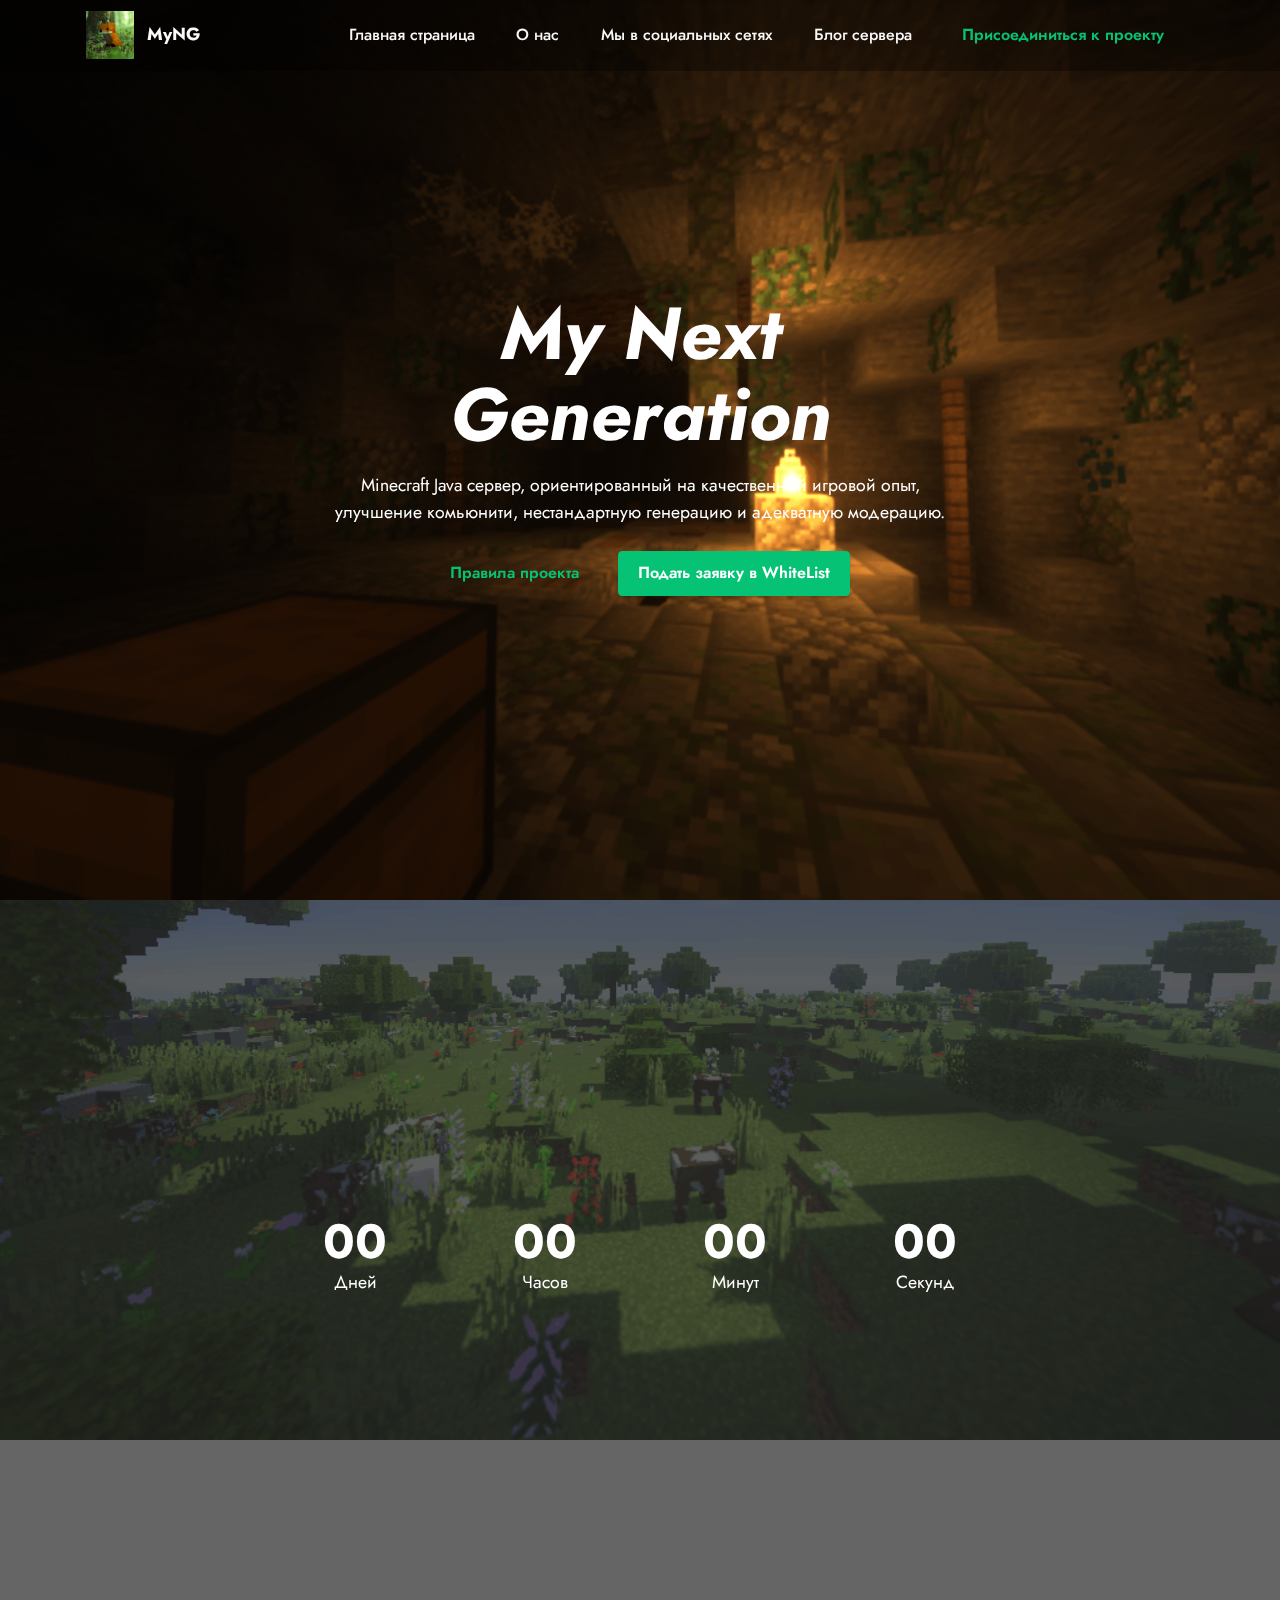
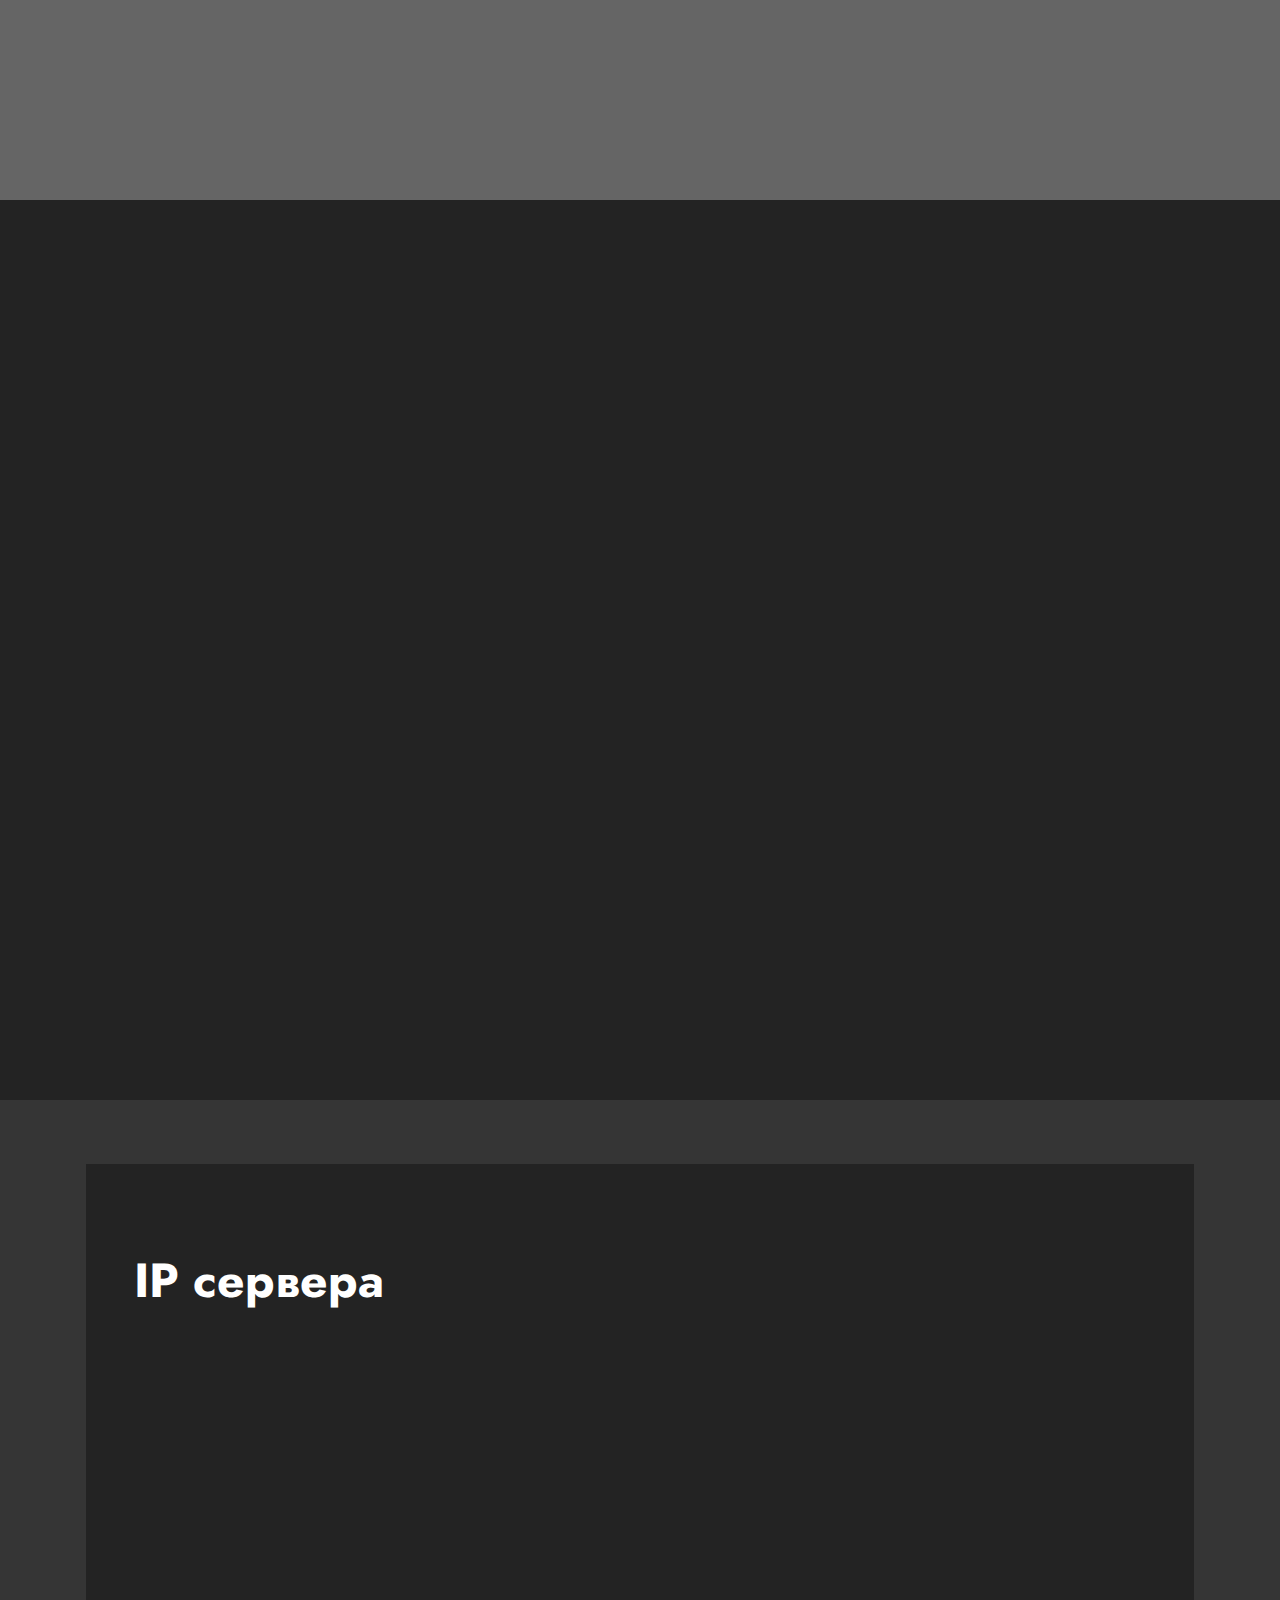
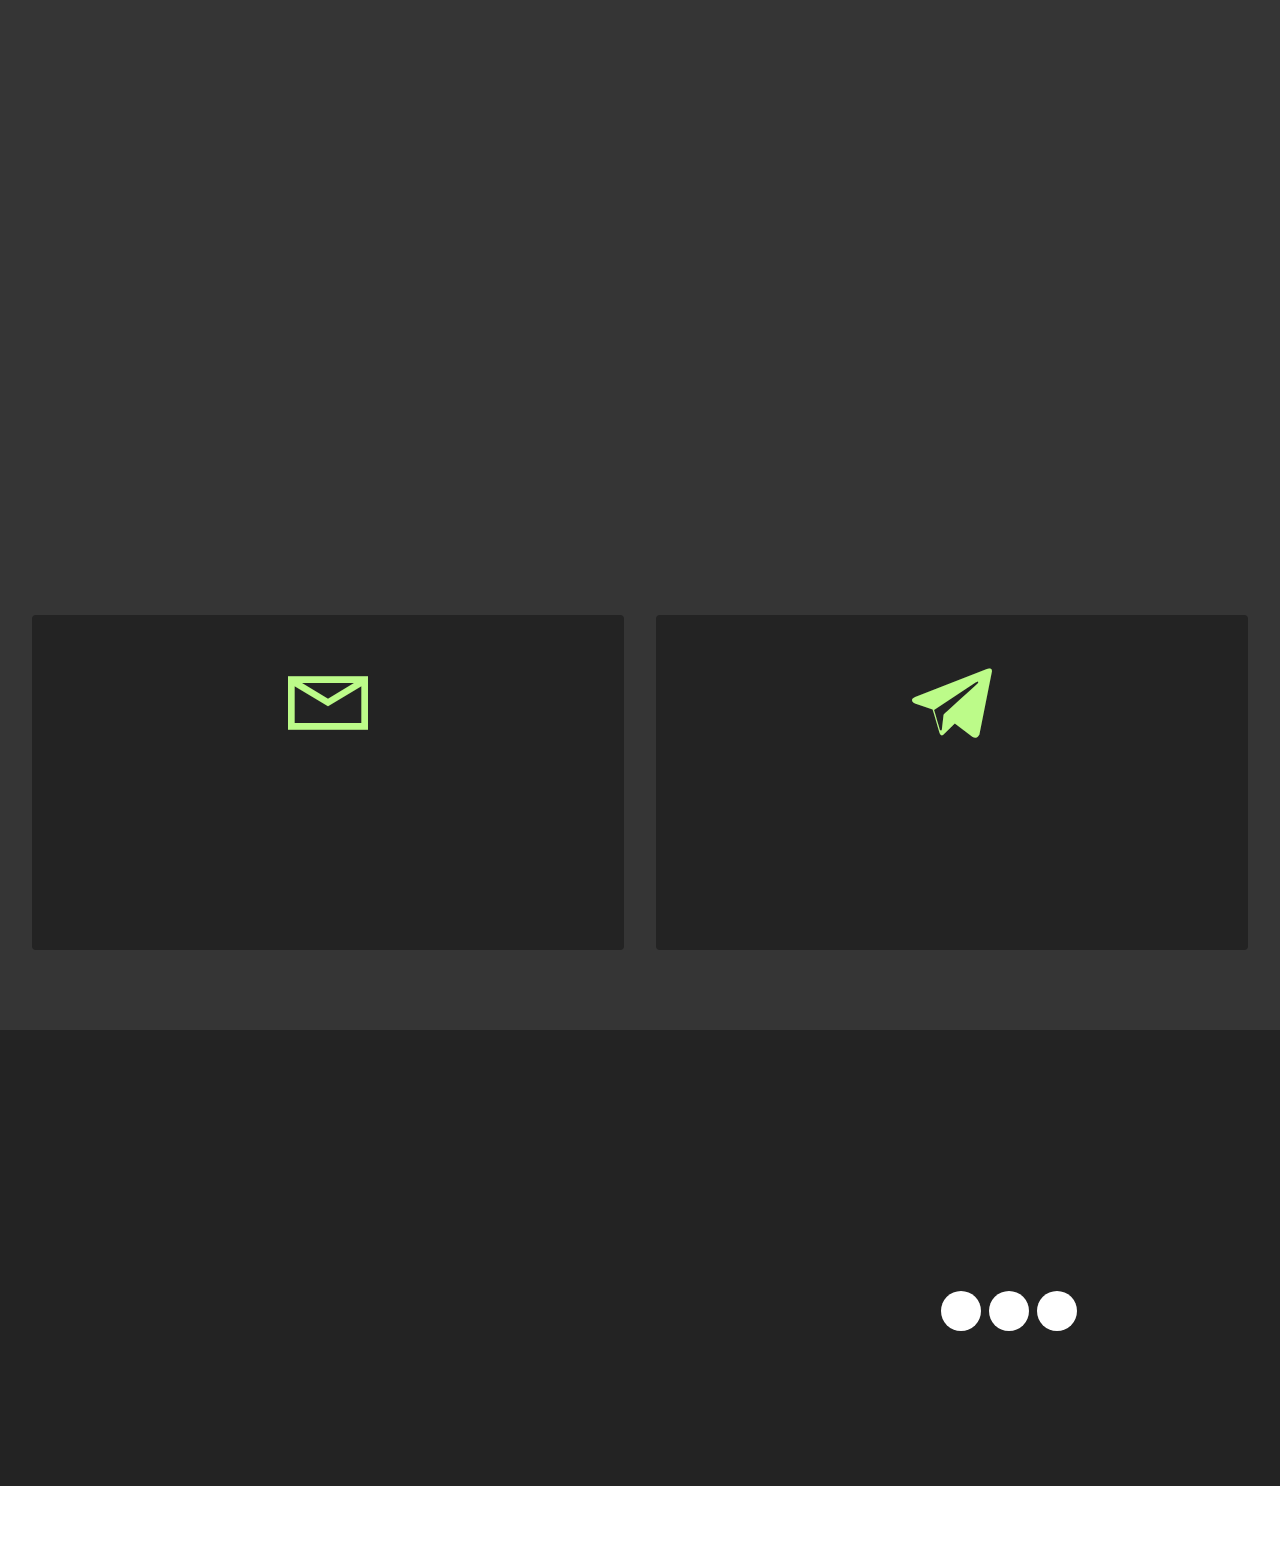
<file: index.html>
<!DOCTYPE html>
<html  >
<head>
  <!-- Site made with Mobirise Website Builder v6.1.12, https://mobirise.com -->
  <meta charset="UTF-8">
  <meta http-equiv="X-UA-Compatible" content="IE=edge">
  <meta name="generator" content="Mobirise v6.1.12, mobirise.com">
  <meta name="twitter:card" content="summary_large_image"/>
  <meta name="twitter:image:src" content="assets/images/index-meta.png">
  <meta property="og:image" content="assets/images/index-meta.png">
  <meta name="twitter:title" content="MyNG | My Next Generation | Minecraft Java проект">
  <meta name="viewport" content="width=device-width, initial-scale=1, minimum-scale=1">
  <link rel="shortcut icon" href="assets/images/favicon-1.ico" type="image/x-icon">
  <meta name="description" content="Minecraft Java сервер, ориентированный на качественный игровой опыт, самореализацию, кастомную генерацию мира и адекватную модерацию.">
  
  
  <title>MyNG | My Next Generation | Minecraft Java проект</title>
  <link rel="stylesheet" href="assets/web/assets/mobirise-icons2/mobirise2.css">
  <link rel="stylesheet" href="assets/bootstrap/css/bootstrap.min.css">
  <link rel="stylesheet" href="assets/parallax/jarallax.css">
  <link rel="stylesheet" href="assets/animatecss/animate.css">
  <link rel="stylesheet" href="assets/dropdown/css/style.css">
  <link rel="stylesheet" href="assets/socicon/css/styles.css">
  <link rel="stylesheet" href="assets/theme/css/style.css">
  <link rel="preload" href="https://fonts.googleapis.com/css?family=Jost:100,200,300,400,500,600,700,800,900,100i,200i,300i,400i,500i,600i,700i,800i,900i&display=swap" as="style" onload="this.onload=null;this.rel='stylesheet'">
  <noscript><link rel="stylesheet" href="https://fonts.googleapis.com/css?family=Jost:100,200,300,400,500,600,700,800,900,100i,200i,300i,400i,500i,600i,700i,800i,900i&display=swap"></noscript>
  <link rel="preload" as="style" href="assets/mobirise/css/mbr-additional.css?v=XeiXWM"><link rel="stylesheet" href="assets/mobirise/css/mbr-additional.css?v=XeiXWM" type="text/css">

  
  
  
</head>
<body>
  
  <section data-bs-version="5.1" class="menu menu1 cid-sFGzlAXw3z" once="menu" id="menu1-2">
    

    <nav class="navbar navbar-dropdown navbar-fixed-top navbar-expand-lg">
        <div class="container">
            <div class="navbar-brand">
                <span class="navbar-logo">
                    
                        <a href="index.html#top"><img src="assets/images/d098d0bad0bed0bdd0bad0b020d181d0b5d180d0b2d0b5d180d0b020erillamc20-20d09ed181d0bdd0bed0b2d0b0-96x96.jpg" alt="MyNG" style="height: 3rem;"></a>
                    
                </span>
                <span class="navbar-caption-wrap"><a class="navbar-caption text-white text-primary display-7" href="index.html#top">MyNG</a></span>
            </div>
            <button class="navbar-toggler" type="button" data-toggle="collapse" data-bs-toggle="collapse" data-target="#navbarSupportedContent" data-bs-target="#navbarSupportedContent" aria-controls="navbarNavAltMarkup" aria-expanded="false" aria-label="Toggle navigation">
                <div class="hamburger">
                    <span></span>
                    <span></span>
                    <span></span>
                    <span></span>
                </div>
            </button>
            <div class="collapse navbar-collapse" id="navbarSupportedContent">
                <ul class="navbar-nav nav-dropdown" data-app-modern-menu="true"><li class="nav-item"><a class="nav-link link text-white text-primary display-4" href="index.html#header1-0">Главная страница</a></li><li class="nav-item"><a class="nav-link link text-white text-primary display-4" href="index.html#content14-3">О нас</a></li><li class="nav-item"><a class="nav-link link text-white text-primary display-4" href="index.html#contacts4-j">Мы в социальных сетях</a></li>
                    
                    <li class="nav-item"><a class="nav-link link text-white text-primary display-4" href="https://blog.myng.ru/">Блог сервера</a>
                    </li></ul>
                
                <div class="navbar-buttons mbr-section-btn"><a class="btn btn-success-outline display-4" href="https://nynextgeneration.aidaform.com/whitelist">Присоединиться к проекту</a></div>
            </div>
        </div>
    </nav>
</section>

<section data-bs-version="5.1" class="header1 cid-v8lSZFL8En mbr-fullscreen mbr-parallax-background" id="header1-0">

    

    
    

    <div class="container">
        <div class="row justify-content-center">
            <div class="col-12 col-lg-7">
                <h1 class="mbr-section-title mbr-fonts-style mb-3 display-1"><strong><em>My Next Generation</em></strong></h1>
                
                <p class="mbr-text mbr-fonts-style display-7">Minecraft Java сервер, ориентированный на качественный игровой опыт, улучшение комьюнити, нестандартную генерацию и адекватную модерацию.</p>
                <div class="mbr-section-btn mt-3"><a class="btn btn-success-outline display-4" href="https://blog.myng.ru/p/myng-my-next-generation.html">Правила проекта</a> <a class="btn btn-success display-4" href="https://nynextgeneration.aidaform.com/whitelist">Подать заявку в WhiteList</a></div>
            </div>
        </div>
    </div>
</section>

<section data-bs-version="5.1" class="countdown4 cid-v8QwiZw5mM mbr-fullscreen mbr-parallax-background" id="countdown4-7">
    

    
    <div class="mbr-overlay" style="opacity: 0.7; background-color: rgb(35, 35, 35);">
    </div>
    <div class="container">
        <div class="row justify-content-center">
            <div class="col-lg-8">
                <h3 class="mbr-section-title mb-5 align-center mbr-fonts-style display-2"><strong>До открытия проекта</strong></h3>
                
                <div class="countdown-cont align-center mb-5">
                    <div class="daysCountdown col-xs-3 col-sm-3 col-md-3" title="Дней"></div>
                    <div class="hoursCountdown col-xs-3 col-sm-3 col-md-3" title="Часов"></div>
                    <div class="minutesCountdown col-xs-3 col-sm-3 col-md-3" title="Минут"></div>
                    <div class="secondsCountdown col-xs-3 col-sm-3 col-md-3" title="Секунд"></div>
                    <div class="countdown" data-due-date="2026/06/01"></div>
                </div>
                <p class="mbr-text mb-5 align-center mbr-fonts-style display-7">Заранее подавайте заявки в&nbsp;WhiteList &nbsp;и делитесь проектом.</p>
                <div class="icons-menu row justify-content-center display-7">
                    
                    
                    
                    
                <div class="soc-item col-auto">
                        <a href="https://blog.myng.ru/" target="_blank" class="social__link">
                            <span class="mbr-iconfont socicon-blogger socicon"></span>
                        </a>
                    </div><div class="soc-item col-auto">
                        <a href="https://t.me/MyNGcraft" target="_blank" class="social__link">
                            <span class="mbr-iconfont socicon-telegram socicon"></span>
                        </a>
                    </div></div>
                <div class="mbr-section-btn align-center mt-5"><a class="btn btn-success display-4" href="https://nynextgeneration.aidaform.com/whitelist">Подать заявку</a></div>
            </div>
        </div>
    </div>
</section>

<section data-bs-version="5.1" class="content14 cid-v8m3Dff4AW mbr-fullscreen" id="content14-3">
    

    
    
    
    <div class="container-fluid">
        <div class="row justify-content-center">
            <div class="col-md-12 col-lg-11">
                    <h1 class="mbr-section-title mbr-fonts-style mb-4 display-2"><strong>О проекте</strong><strong><br></strong></h1>
                <ul class="list mbr-fonts-style display-7">
                    <li><strong>Чем наш сервер оригинален?</strong><br>Вы можете реально участвовать в жизни сервера. На большинстве серверов влияние игроков ограничено, однако на MyNG вы можете создать собственный клан, запустить проект, получить сайт или поддомен и развивать идеи внутри сервера. Администрация поддерживает инициативы игроков и помогает с технической и организационной реализацией проектов в рамках правил и этических норм.</li>
                    <li><strong>О каких проектах идёт речь?</strong><br>Речь идёт о полноценных игровых и социальных инициативах. Например, если вы хотите создать музей истории сервера, но не знаете, как представить его игрокам, администрация может предоставить поддомен (например, history.myng.ru) и рассказать о проекте на официальных ресурсах. Любая идея может быть реализована, если она соответствует правилам сервера и законодательству.</li>
                    <li><strong>Можно ли создать сайт для клана? Это так же, как с проектами?</strong><br>Да, но есть важное отличие:<strong>&nbsp;сайт для клана обязателен.</strong>&nbsp;При этом от вас не требуется знание веб-разработки. Администрация предоставляет инструменты и инструкции, а также помогает на всех этапах создания сайта.</li>
                    <li><strong>Это выглядит слишком сложно. Обязательно ли участвовать в кланах и проектах?</strong><br>Нет. На сервере нет обязательств. Вы можете играть полностью самостоятельно. Участие в кланах и проектах - это возможность. Если же вы решите подключиться, помощь будет оказана в любом случае.</li>
                    <li><strong>Хочу стать администратором проекта. Как мне вступить в ряды администрации?<br></strong>Мы предъявляем высокие требования к администрации сервера. Открытого набора нет. Однако вы можете связаться с нами через раздел <a href="index.html#contacts1-c" class="text-primary">«Контакты»</a> и задать этот вопрос напрямую. Каждая кандидатура рассматривается индивидуально с учётом опыта, ответственности и корректности.</li>
                </ul>
            </div>
        </div>
    </div>
</section>

<section data-bs-version="5.1" class="features16 cid-v9lDByMWO8" id="features16-q">

    

    
    
    <div class="container">
        <div class="content-wrapper">
            <div class="row align-items-center">
                <div class="col-12 col-lg">
                    <div class="text-wrapper">
                        <h6 class="card-title mbr-fonts-style display-2">
                            <strong>IP сервера</strong></h6>
                        <p class="mbr-text mbr-fonts-style mb-4 display-4">
                            Сервер <strong>пока в разработке</strong>, но вы <em>уже сейчас</em>&nbsp;можете заранее отправить заявку в whitelist (белый список) по кнопке ниже. У вас есть вопросы? Мы всегда отвечаем <a href="mailto:support@myng.ru" class="text-primary">по почте </a>на вопросы 24/7.&nbsp;</p>
                        <div class="mbr-section-btn mt-3"><a class="btn btn-success display-4" href="https://nynextgeneration.aidaform.com/whitelist">Подать заявку в белый список</a></div>
                    </div>
                </div>
                <div class="col-12 col-lg-6">
                    <div class="image-wrapper">
                        <img src="assets/images/646e2047ca4e9-420x420.png" alt="Скриншот игры">
                    </div>
                </div>
            </div>
        </div>
    </div>
</section>

<section data-bs-version="5.1" class="contacts4 cid-v8UOXyf21y" id="contacts4-j">

    

    
    

    <div class="container">
        <div class="row align-items-center justify-content-center">
            <div class="text-content col-12 col-md-6">
                <h2 class="mbr-section-title mbr-fonts-style display-2">
                    <strong>Подписывайтесь на нас!</strong></h2>
                <p class="mbr-text mbr-fonts-style display-7">Вы не пропустите никаких уведомлений о новых обновлениях, а тем временем мы будем и дальше создавать free to play проект, ведь интересный факт, что наш проект полностью бесплатный, а ваша поддержка будет заключаться в том что бы подписаться и следить за нашими новостями и быть активным на нашем проекте.&nbsp;</p>
            </div>
            <div class="icons d-flex align-items-center col-12 col-md-6 justify-content-end mt-md-0 mt-2 flex-wrap">
                <a href="https://t.me/MyNGcraft" target="_blank">
                    <span class="mbr-iconfont mbr-iconfont-social socicon-telegram socicon"></span>
                </a>
                <a href="https://blog.myng.ru/" target="_blank">
                    <span class="mbr-iconfont mbr-iconfont-social socicon-blogger socicon"></span>
                </a>
                
                
                
                
                
                
                
                
            </div>
        </div>
    </div>
    
</section>

<section data-bs-version="5.1" class="contacts1 cid-sFGJrLtt3K" id="contacts1-c">

    

    
    <div class="container-fluid">
        <div class="mbr-section-head">
            <h3 class="mbr-section-title mbr-fonts-style align-center mb-0 display-2">
                <strong>Связаться с нами</strong></h3>
            <h4 class="mbr-section-subtitle mbr-fonts-style align-center mb-0 mt-2 display-5">Если у вас есть дополнительные вопросы, то мы поможем.</h4>
        </div>
        <div class="row justify-content-center mt-4">
            <div class="card col-12 col-lg-6">
                <div class="card-wrapper">
                    <div class="card-box align-center">
                        <div class="image-wrapper">
                            <span class="mbr-iconfont mobi-mbri-letter mobi-mbri"></span>
                        </div>
                        <h4 class="card-title mbr-fonts-style mb-2 display-2">
                            <strong>Email</strong>
                        </h4>
                        <p class="mbr-text mbr-fonts-style mb-2 display-4">Примерное время ответа до 3 рабочих дней</p>
                        <h5 class="link mbr-fonts-style display-7"><a href="mailto:support@myng.ru" class="text-primary">Написать нам на&nbsp;email</a>
                        </h5>
                    </div>
                </div>
            </div>
            <div class="card col-12 col-lg-6">
                <div class="card-wrapper">
                    <div class="card-box align-center">
                        <div class="image-wrapper">
                            <span class="mbr-iconfont socicon-telegram socicon"></span>
                        </div>
                        <h4 class="card-title mbr-fonts-style align-center mb-2 display-2"><strong>Telegram</strong></h4>
                        <p class="mbr-text mbr-fonts-style mb-2 display-4">Обычно свободны в субботу и воскресение</p>
                        <h5 class="link mbr-black mbr-fonts-style display-7">Написать <a href="tg://resolve?domain=FoxerProxy" class="text-primary">@FoxerProxy</a></h5>
                    </div>
                </div>
            </div>
        </div>
    </div>
</section>

<section data-bs-version="5.1" class="footer1 cid-sFGDg6hy8z" once="footers" id="footer1-7">

    
    
    <div class="container">
        <div class="row mbr-white">
            <div class="col-12 col-md-6 col-lg-3">
                <h5 class="mbr-section-subtitle mbr-fonts-style mb-2 display-7"><strong>Ссылки</strong></h5>
                <ul class="list mbr-fonts-style display-4">
                    <li class="mbr-text item-wrap"><a href="index.html#header1-0" class="text-primary">Главная страница</a></li><li class="mbr-text item-wrap"><a href="https://t.me/MyNGcraft" class="text-primary" target="_blank">Telegram</a></li><li class="mbr-text item-wrap"><a href="https://blog.myng.ru/" class="text-primary" target="_blank">Блог</a></li><li class="mbr-text item-wrap"><a href="https://blog.myng.ru/p/myng-my-next-generation.html" class="text-primary">Правила проекта</a></li>
                </ul>
            </div>
            <div class="col-12 col-md-6 col-lg-3">
                <h5 class="mbr-section-subtitle mbr-fonts-style mb-2 display-7">
                    <strong>Информация</strong></h5>
                <ul class="list mbr-fonts-style display-4">

                    <li class="mbr-text item-wrap"><a href="index.html#features20-a" class="text-primary">Концепция проекта</a></li><li class="mbr-text item-wrap"><a href="index.html#content14-3" class="text-primary">О проекте</a></li><li class="mbr-text item-wrap"><a href="index.html#features16-q" class="text-primary">IP сервера</a></li><li class="mbr-text item-wrap"><a href="index.html#countdown4-7" class="text-primary">Обратный отсчёт до открытия проекта</a></li><li class="mbr-text item-wrap"><br></li>
                </ul>
            </div>
            <div class="col-12 col-md-6 col-lg-3">
                <h5 class="mbr-section-subtitle mbr-fonts-style mb-2 display-7">
                    <strong>Контакты</strong></h5>
                <ul class="list mbr-fonts-style display-4">
                    <li class="mbr-text item-wrap"><span style="font-size: 1rem;"><a href="mailto:support@myng.ru" class="text-primary">Email</a></span></li><li class="mbr-text item-wrap"><span style="font-size: 1rem;"><a href="tg://resolve?domain=FoxerProxy" class="text-primary">Telegram</a><br></span><br></li>
                </ul>
            </div>
            <div class="col-12 col-md-6 col-lg-3">
                <h5 class="mbr-section-subtitle mbr-fonts-style mb-2 display-7"><strong>О нас</strong></h5>
                <p class="mbr-text mbr-fonts-style mb-4 display-4">MyNG (My Next Generation — "Моя Последующая Генерация") Minecraft Java проект</p>
                <h5 class="mbr-section-subtitle mbr-fonts-style mb-3 display-7">
                    <strong>Социальные сети</strong></h5>
                <div class="social-row display-7">
                    <div class="soc-item">
                        <a href="https://t.me/MyNGcraft" target="_blank">
                            <span class="mbr-iconfont socicon-telegram socicon"></span>
                        </a>
                    </div>
                    <div class="soc-item">
                        <a href="https://blog.myng.ru/">
                            <span class="mbr-iconfont socicon-blogger socicon"></span>
                        </a>
                    </div>
                    <div class="soc-item">
                        <a href="mailto:support@myng.ru">
                            <span class="mbr-iconfont socicon-mail socicon"></span>
                        </a>
                    </div>
                    
                </div>
            </div>
            <div class="col-12 mt-4">
                <p class="mbr-text mb-0 mbr-fonts-style copyright align-center display-7">
                    © Copyright 2025&nbsp;Мы не связанны и не являемся  компанией Mojang или Microsoft. </p>
            </div>
        </div>
    </div>
</section><section class="display-7" style="padding: 0;align-items: center;justify-content: center;flex-wrap: wrap;    align-content: center;display: flex;position: relative;height: 4rem;"><a href="https://mobiri.se/" style="flex: 1 1;height: 4rem;position: absolute;width: 100%;z-index: 1;"><img alt="" style="height: 4rem;" src="[data-uri]"></a><p style="margin: 0;text-align: center;" class="display-7">&#8204;</p><a style="z-index:1" href="https://mobirise.com/drag-drop-website-builder.html">Drag and Drop Website Builder</a></section><script src="assets/bootstrap/js/bootstrap.bundle.min.js"></script>  <script src="assets/parallax/jarallax.js"></script>  <script src="assets/smoothscroll/smooth-scroll.js"></script>  <script src="assets/ytplayer/index.js"></script>  <script src="assets/dropdown/js/navbar-dropdown.js"></script>  <script src="assets/countdown/countdown.js"></script>  <script src="assets/sociallikes/social-likes.js"></script>  <script src="assets/theme/js/script.js"></script>  
  
  
  <input name="animation" type="hidden">
  </body>
</html>
</file>
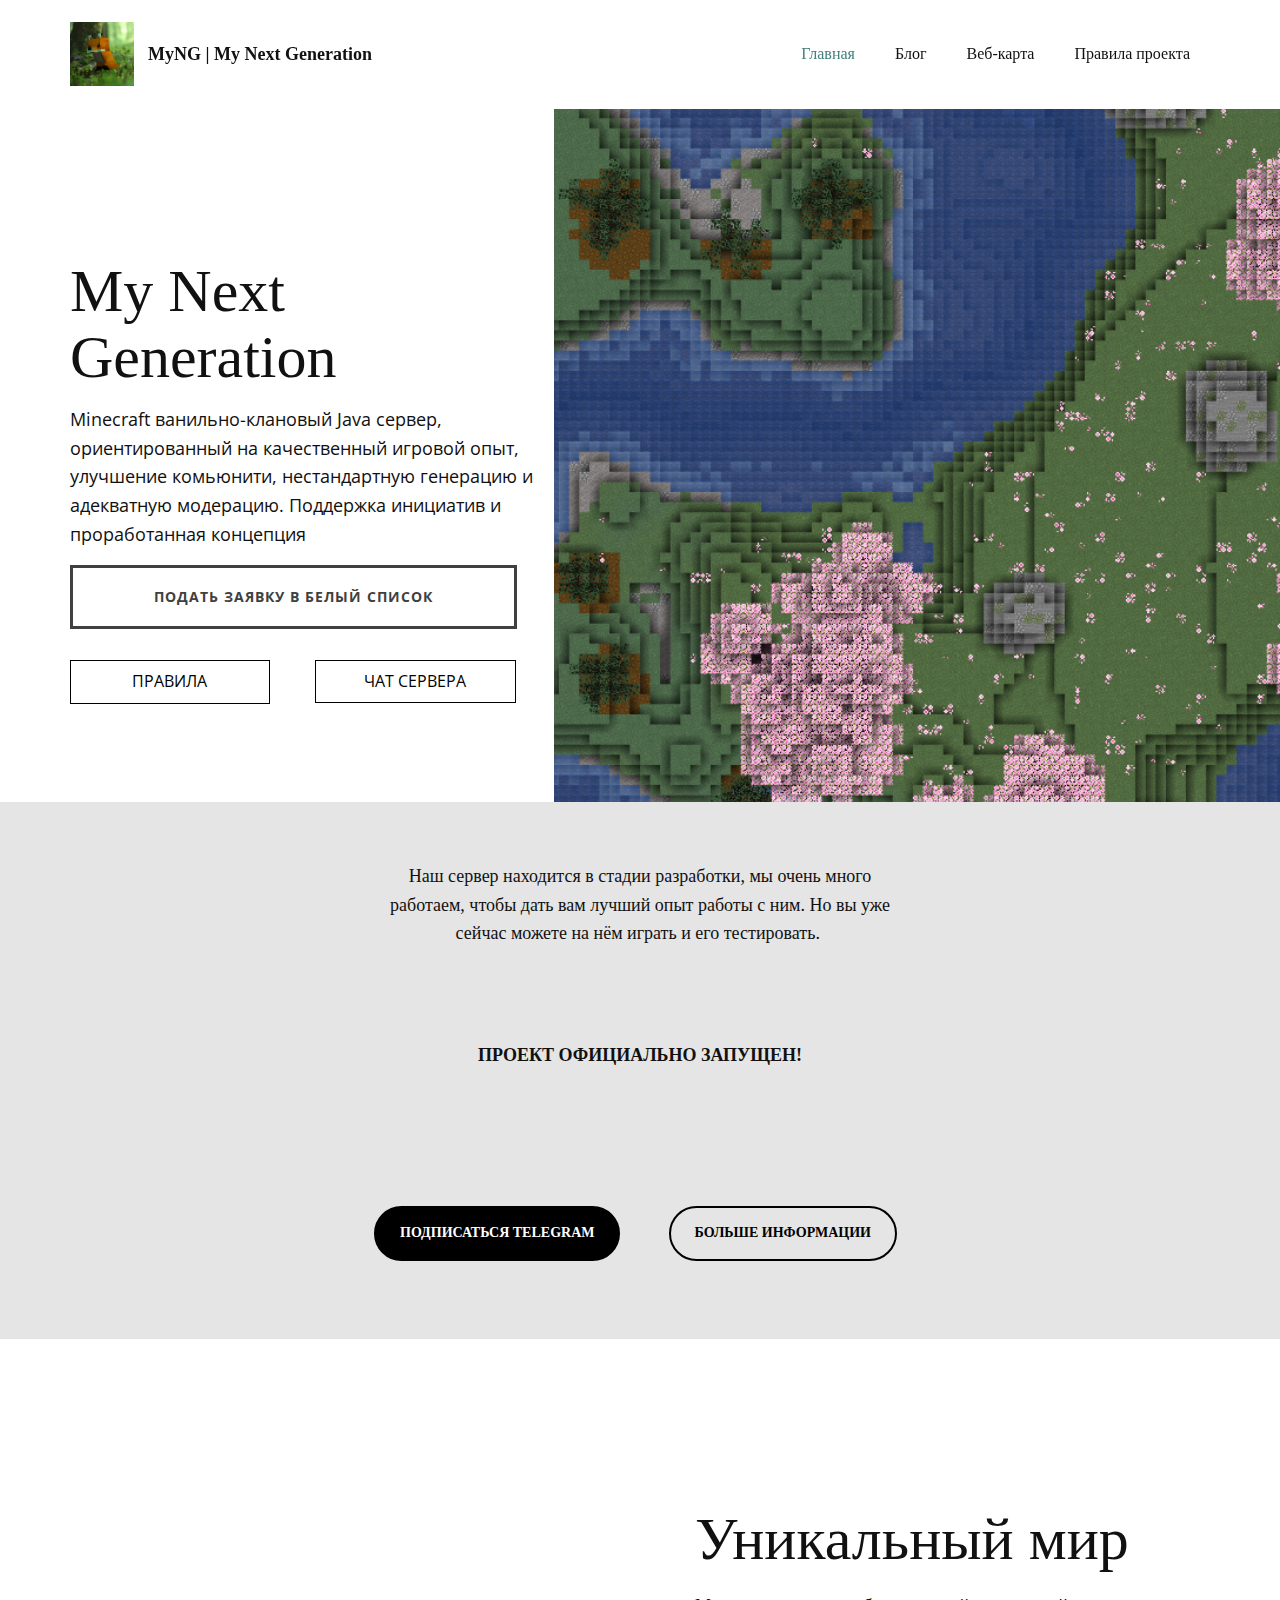
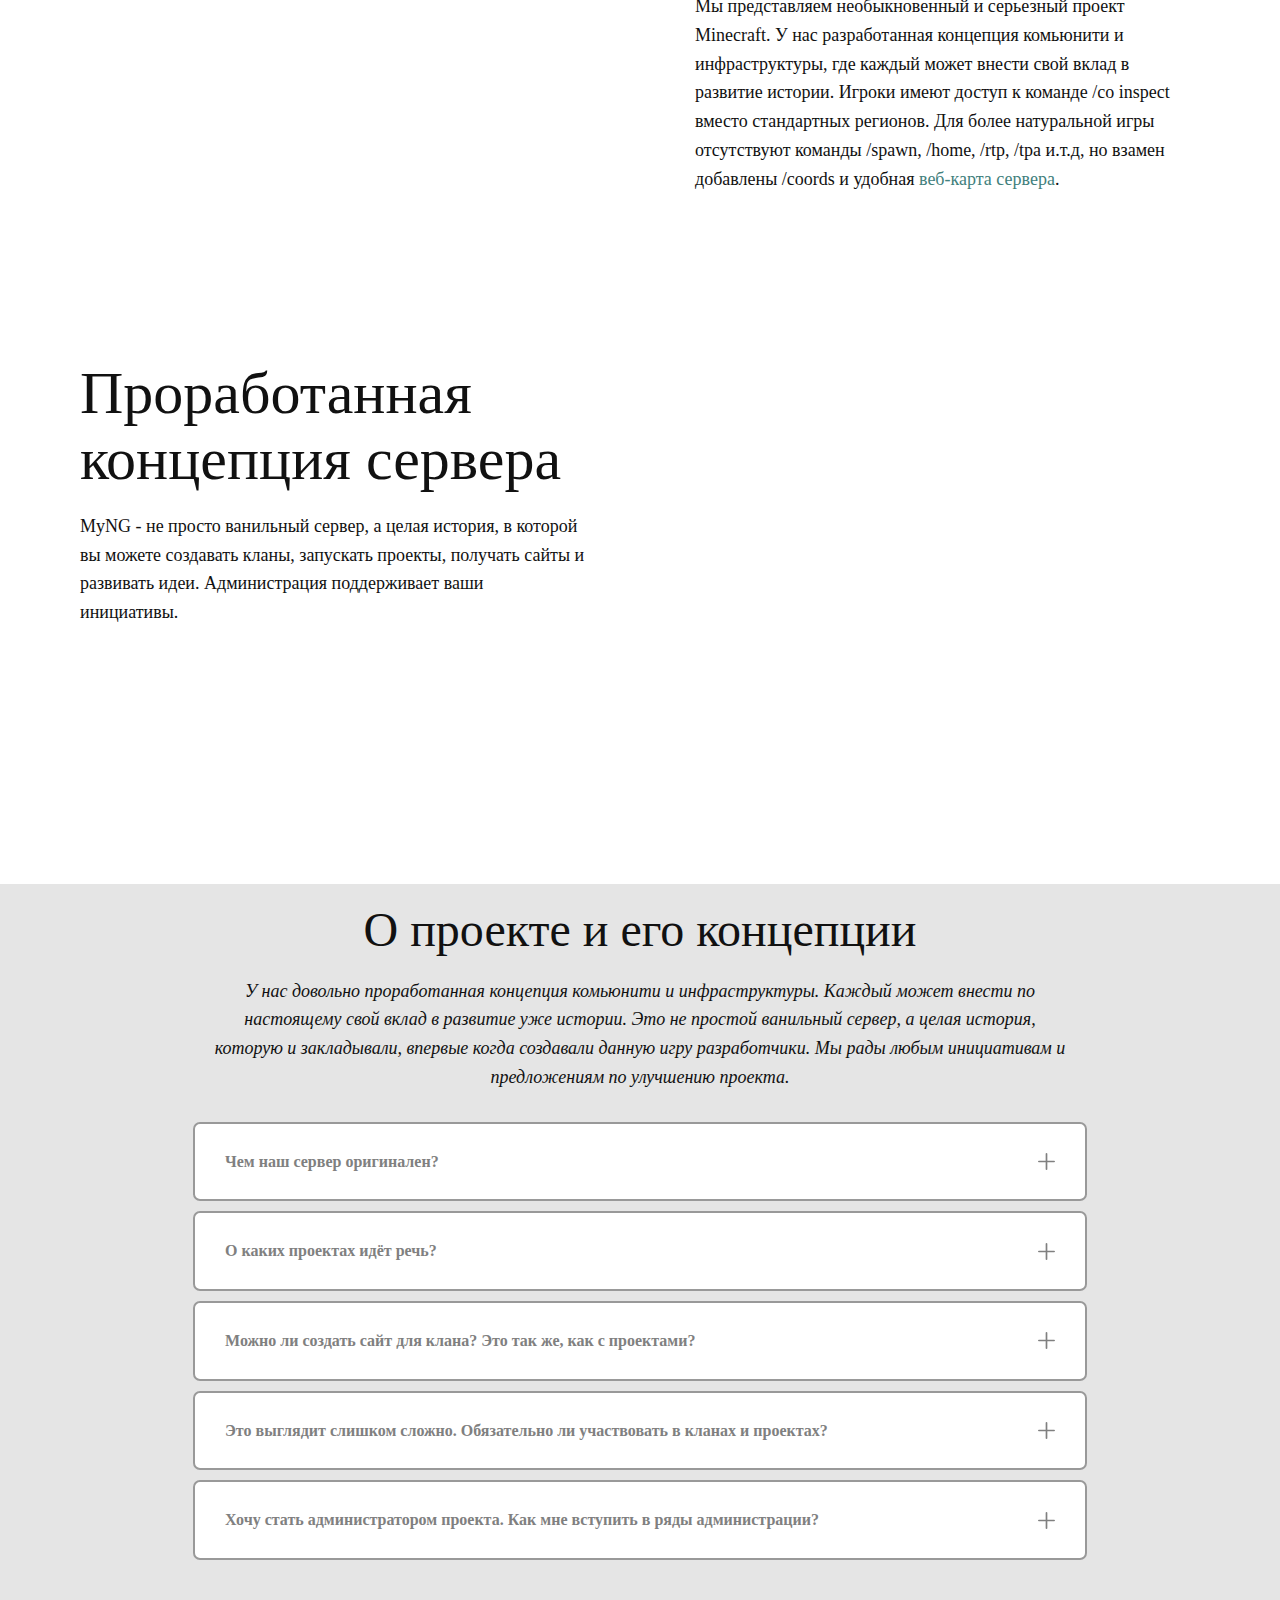
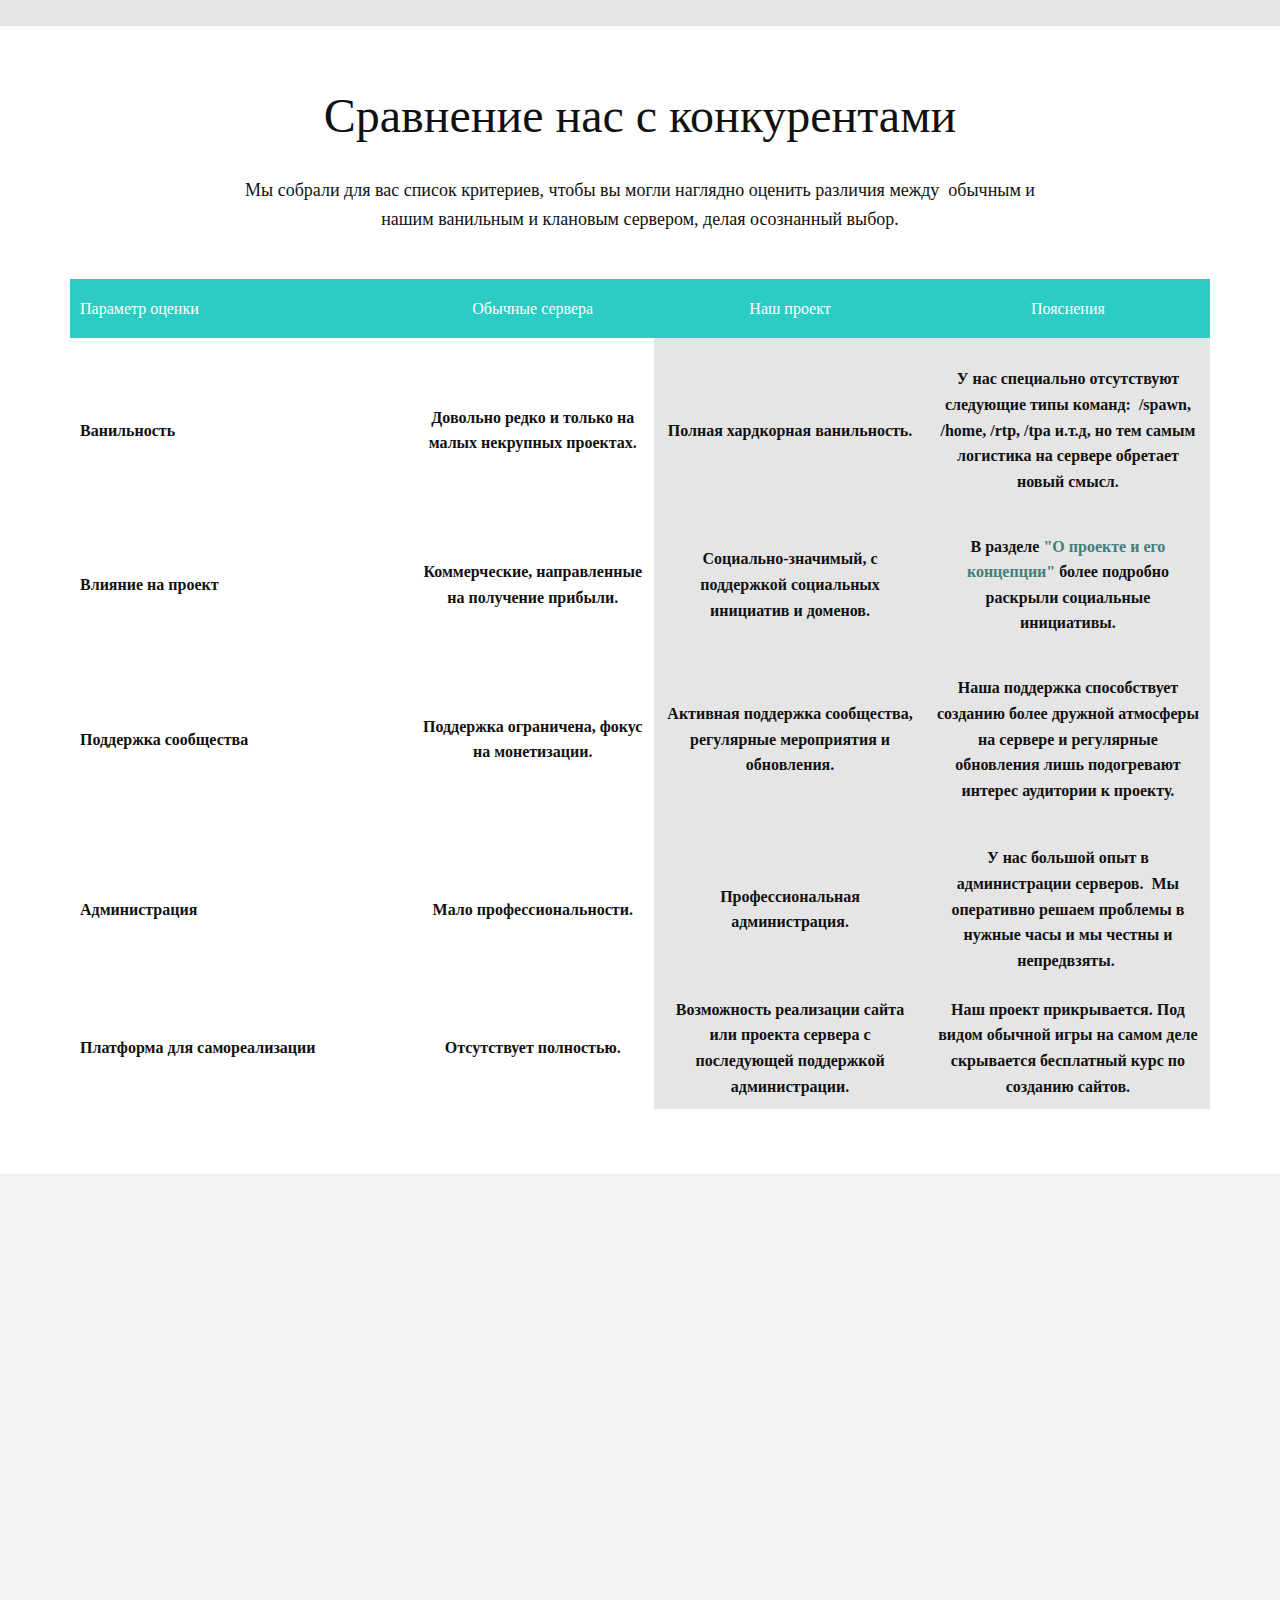
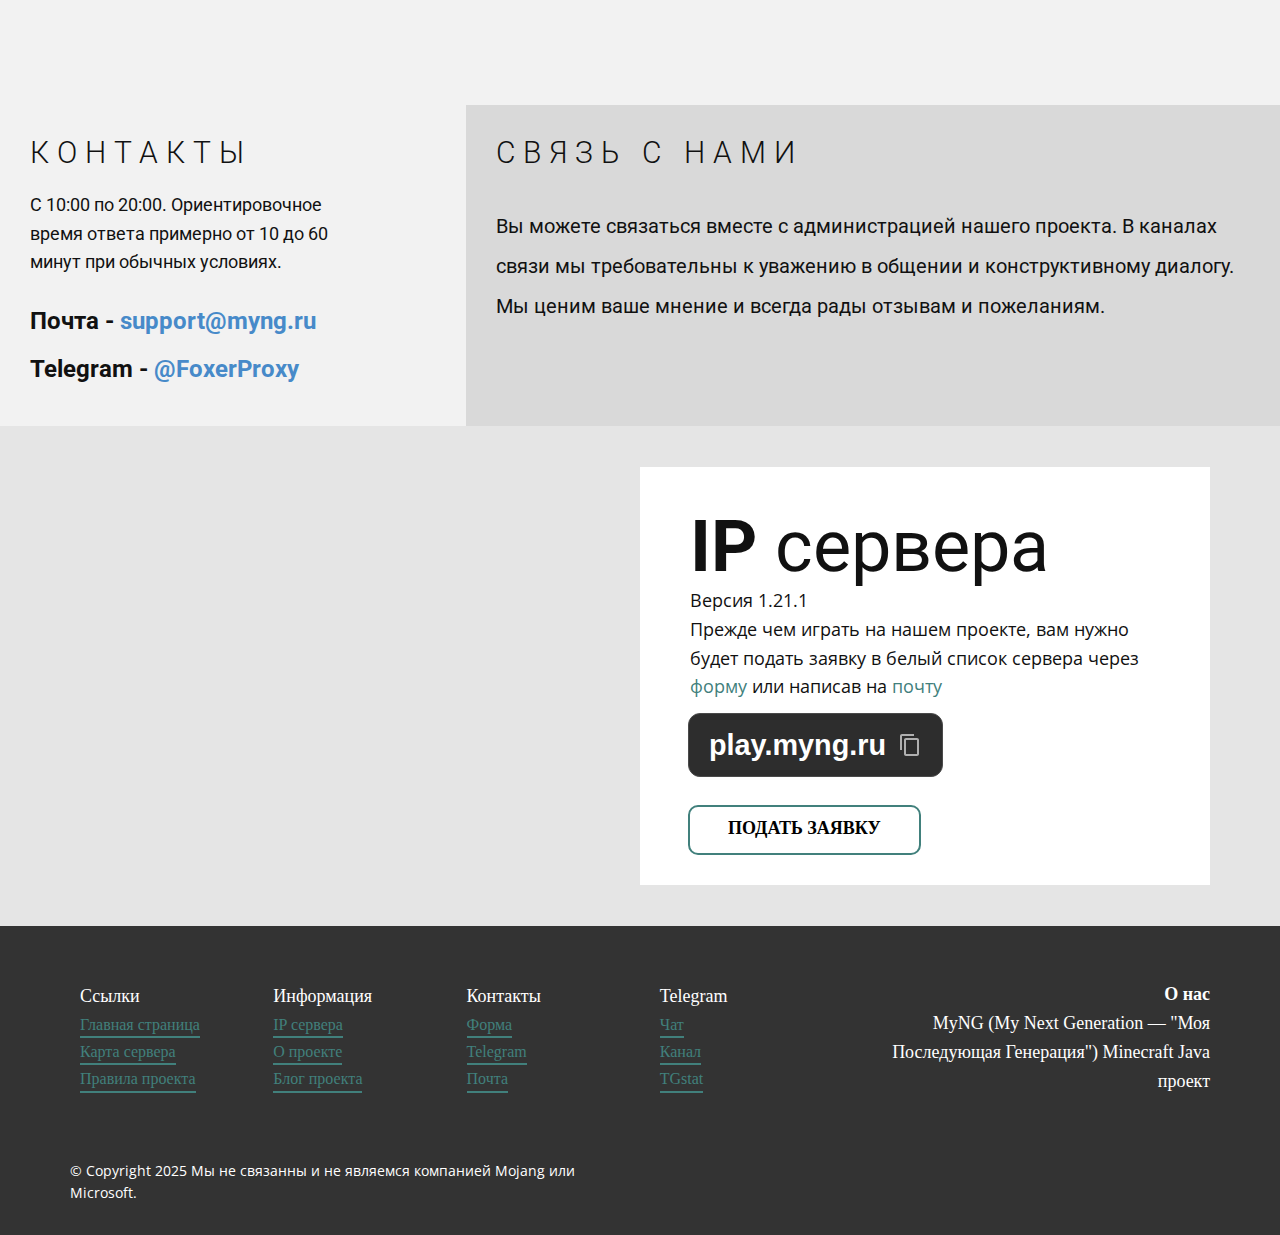
<file: MyNG/index.html>
<!DOCTYPE html>
<html style="font-size: 16px;" lang="ru"><head>
    <meta name="viewport" content="width=device-width, initial-scale=1.0">
    <meta charset="utf-8">
    <meta name="keywords" content="MyNG, My Next Generation, Minecraft, сервер, проект, ванильный, ванила, клановый, кланы, выживание, сообщество, без доната">
    <meta name="description" content="Уникальный сервер Minecraft. Долгосрочное выживание без доната, сплочённое сообщество и захватывающая генерация мира. Необыкновенная концепция и поддержка социальных инициатив. ">
    <title>MyNG | My Next Generation | Minecraft | Ванильно-клановый сервер</title>
    <link rel="stylesheet" href="nicepage.css" media="screen">
<link rel="stylesheet" href="index.css" media="screen">
    <script class="u-script" type="text/javascript" src="jquery.js" defer=""></script>
    <script class="u-script" type="text/javascript" src="nicepage.js" defer=""></script>
    <meta name="generator" content="Nicepage 8.3.6, nicepage.com">
    <meta property="og:title" content="MyNG | My Next Generation | Minecraft | Ванильно-клановый сервер">
    <meta property="og:description" content="Уникальный сервер Minecraft. Долгосрочное выживание без доната, сплочённое сообщество и захватывающая генерация мира. Необыкновенная концепция и поддержка социальных инициатив. ">
    <meta property="og:image" content="https://myng.ru/images/photo_2026-02-27_22-03-03.jpg">
    <meta property="og:url" content="https://myng.ru">
    <link rel="icon" href="images/favicon.jpg">
    
    
    
    
    
    
    
    
    
    <link id="u-page-google-font" rel="stylesheet" href="https://fonts.googleapis.com/css2?display=swap&amp;family=Roboto:ital,wght@0,100;0,200;0,300;0,400;0,500;0,600;0,700;0,800;0,900;1,100;1,200;1,300;1,400;1,500;1,600;1,700;1,800;1,900&amp;family=Open+Sans:ital,wght@0,300;0,400;0,500;0,600;0,700;0,800;1,300;1,400;1,500;1,600;1,700;1,800">
    <script type="application/ld+json">{
		"@context": "http://schema.org",
		"@type": "Organization",
		"name": "Site1",
		"logo": "images/server-icon1.png"
}</script>
    <meta name="theme-color" content="#478ac9">
    <meta property="og:type" content="website">
  <script>
    (function() {
    function gdprConfirmed() {
        return true;
    }

    var added = false;
    var currentScript = document.currentScript;

    function insertHTML(html) {
        var container = document.createElement('div');
        container.innerHTML = html;
        container.querySelectorAll('script').forEach(s => {
            const ns = document.createElement('script');
            ns.async = s.async;
            if (s.src) {
                ns.src = s.src;
            } else {
                ns.textContent = s.textContent;
            }
            s.replaceWith(ns);
        });

            var fragment = document.createDocumentFragment();
            fragment.append(...container.childNodes);

            if (currentScript && currentScript.parentNode) {
                currentScript.after(fragment);
            }
    }

    window._npAddGAnalytics = function () {
        if (gdprConfirmed() && !added) {
            var gaBody = "<!-- Google Analytics -->\n    <gascript async src=\"https://www.googletagmanager.com/gtag/js?id=G-DV2XQYVEGB\"></gascript>\n    <gascript>\n        window.dataLayer = window.dataLayer || [];\n        function gtag(){dataLayer.push(arguments);}\n        gtag('js', new Date());\n        gtag('config', 'G-DV2XQYVEGB');\n    </gascript>\n    <!-- End Google Analytics -->";
            var replacedBody = gaBody.replace(/gascript/g, 'script');
            insertHTML(replacedBody);
            added = true;
        }
    }

    window._npAddGAnalytics();
    })();
    </script><meta data-intl-tel-input-cdn-path="intlTelInput/"></head>
  <body data-home-page="Главная.html" data-home-page-title="Главная" data-path-to-root="./" data-include-products="false" class="u-body u-clearfix u-xl-mode" data-lang="ru"><header class="u-clearfix u-header u-sticky u-sticky-61bc u-header" id="header" data-animation-name="" data-animation-duration="0" data-animation-delay="0" data-animation-direction=""><div class="u-clearfix u-sheet u-valign-middle-lg u-valign-middle-sm u-sheet-1">
        <a href="#" class="u-image u-logo u-image-1" data-image-width="1080" data-image-height="1080">
          <img src="images/server-icon1.png" class="u-logo-image u-logo-image-1">
        </a>
        <nav class="u-menu u-menu-one-level u-menu-open-right u-offcanvas u-menu-1" role="navigation" aria-label="Menu navigation">
          <div class="menu-collapse u-custom-font u-font-georgia" style="font-size: 1rem; letter-spacing: 0px;">
            <a class="u-button-style u-custom-left-right-menu-spacing u-custom-padding-bottom u-custom-text-active-color u-custom-text-hover-color u-custom-top-bottom-menu-spacing u-hamburger-link u-nav-link u-text-active-palette-4-light-1 u-text-hover-palette-4-dark-1" href="#" tabindex="-1" aria-label="Open menu" aria-controls="6876">
              <svg class="u-svg-link" viewBox="0 0 24 24"><use xlink:href="#menu-hamburger"></use></svg>
              <svg class="u-svg-content" version="1.1" id="menu-hamburger" viewBox="0 0 16 16" x="0px" y="0px" xmlns:xlink="http://www.w3.org/1999/xlink" xmlns="http://www.w3.org/2000/svg"><g><rect y="1" width="16" height="2"></rect><rect y="7" width="16" height="2"></rect><rect y="13" width="16" height="2"></rect>
</g></svg>
            </a>
          </div>
          <div class="u-custom-menu u-nav-container">
            <ul role="menubar" class="u-custom-font u-font-georgia u-nav u-unstyled u-nav-1"><li role="none" class="u-nav-item"><a tabindex="-1" role="menuitem" class="u-button-style u-nav-link u-text-active-palette-4-dark-2 u-text-hover-palette-4-dark-3 u-nav-link-2" href="./#home" data-page-id="203235623" aria-haspopup="true">Главная</a>
</li><li role="none" class="u-nav-item"><a tabindex="-1" role="menuitem" class="u-button-style u-nav-link u-text-active-palette-4-dark-2 u-text-hover-palette-4-dark-3 u-nav-link-2" href="https://blog.myng.ru/">Блог</a>
</li><li role="none" class="u-nav-item"><a tabindex="-1" role="menuitem" class="u-button-style u-nav-link u-text-active-palette-4-dark-2 u-text-hover-palette-4-dark-3 u-nav-link-2" href="https://map.myng.ru/" target="_blank">Веб-карта</a>
</li><li role="none" class="u-nav-item"><a tabindex="-1" role="menuitem" class="u-button-style u-nav-link u-text-active-palette-4-dark-2 u-text-hover-palette-4-dark-3 u-nav-link-2" href="https://blog.myng.ru/p/myng-my-next-generation.html" target="_blank">Правила проекта</a>
</li></ul>
          </div>
          <div class="u-custom-menu u-nav-container-collapse" id="6876" role="region" aria-label="Menu panel">
            <div class="u-container-style u-inner-container-layout u-opacity u-opacity-var u-palette-4-dark-3 u-sidenav u-sidenav-1">
              <div class="u-inner-container-layout u-sidenav-overflow">
                <div class="u-menu-close" tabindex="-1" aria-label="Close menu"></div>
                <ul class="u-align-center u-custom-font u-font-georgia u-nav u-popupmenu-items u-unstyled u-nav-2" role="menubar"><li role="none" class="u-nav-item"><a tabindex="-1" role="menuitem" class="u-button-style u-nav-link" href="./#home" data-page-id="203235623" aria-haspopup="true">Главная</a>
</li><li role="none" class="u-nav-item"><a tabindex="-1" role="menuitem" class="u-button-style u-nav-link" href="https://blog.myng.ru/">Блог</a>
</li><li role="none" class="u-nav-item"><a tabindex="-1" role="menuitem" class="u-button-style u-nav-link" href="https://map.myng.ru/" target="_blank">Веб-карта</a>
</li><li role="none" class="u-nav-item"><a tabindex="-1" role="menuitem" class="u-button-style u-nav-link" href="https://blog.myng.ru/p/myng-my-next-generation.html" target="_blank">Правила проекта</a>
</li></ul>
              </div>
            </div>
            <div class="u-black u-menu-overlay u-opacity u-opacity-var" style="--opacity: 0.5;"></div>
          </div>
        </nav>
        <p class="u-custom-font u-font-georgia u-text u-text-default u-text-1">MyNG | My Next Generation </p>
      </div><style class="u-sticky-style" data-style-id="61bc">.u-sticky-fixed.u-sticky-61bc, .u-body.u-sticky-fixed .u-sticky-61bc {
background-color: var(--color-var) !important; background-image: none !important; --color-var: #ffffff4d !important
}.u-sticky-fixed.u-sticky-61bc:before, .u-body.u-sticky-fixed .u-sticky-61bc:before {
background-color: unset !important
} .u-sticky-fixed.u-sticky-61bc .u-background-video, .u-body.u-sticky-fixed .u-sticky-61bc .u-background-video {
display: none !important
}</style></header>
    <section class="u-clearfix u-custom-color-4 u-section-1" id="home">
      <div class="custom-expanded data-layout-selected u-clearfix u-layout-wrap u-layout-wrap-1">
        <div class="u-layout">
          <div class="u-layout-row">
            <div class="u-align-left u-container-align-left u-container-style u-layout-cell u-size-24-xl u-size-30-lg u-size-60-md u-size-60-sm u-size-60-xs u-layout-cell-1">
              <div class="u-container-layout u-valign-bottom-sm u-valign-middle-lg u-container-layout-1">
                <h1 class="u-align-center-md u-align-center-sm u-align-center-xs u-custom-font u-font-georgia u-text u-text-default-lg u-text-default-md u-text-default-sm u-text-default-xl u-text-1">My Next Generation </h1>
                <p class="u-align-center-md u-align-center-sm u-align-center-xs u-align-left-lg u-align-left-xl u-text u-text-default u-text-2">Minecraft ванильно-клановый Java сервер, ориентированный на качественный игровой опыт, улучшение комьюнити, нестандартную генерацию и адекватную модерацию. Поддержка инициатив и проработанная концепция</p>
                <div class="u-clearfix u-container-align-center-sm u-expanded-width-xs u-group-elements u-group-elements-1">
                  <a href="https://nynextgeneration.aidaform.com/whitelist" class="u-active-black u-align-center-sm u-align-center-xs u-align-left-lg u-align-left-md u-align-left-xl u-border-3 u-border-active-black u-border-grey-75 u-border-hover-black u-btn u-button-style u-hover-black u-none u-text-active-white u-text-hover-white u-btn-1">Подать заявку в белый список </a>
                  <div class="u-clearfix u-expanded-width u-group-elements u-group-elements-2">
                    <a href="https://blog.myng.ru/p/myng-my-next-generation.html" class="u-align-left u-border-1 u-border-black u-btn u-button-style u-hover-black u-none u-text-hover-white u-btn-2" target="_blank">правила </a>
                    <a href="https://t.me/MyNGChat" class="u-align-left u-border-1 u-border-black u-btn u-button-style u-hover-black u-none u-text-hover-white u-btn-3">Чат сервера </a>
                  </div>
                </div>
              </div>
            </div>
            <div class="u-container-align-center u-container-style u-image u-layout-cell u-parallax u-size-30-lg u-size-36-xl u-size-60-md u-size-60-sm u-size-60-xs lazyload u-image-1" data-image-width="1920" data-image-height="918" data-bg="url(&quot;images/bluemap-screenshot.png&quot;)">
              <div class="u-container-layout u-valign-bottom u-container-layout-2"></div>
            </div>
          </div>
        </div>
      </div>
    </section>
    <section class="u-align-center u-clearfix u-container-align-center u-grey-10 u-section-2" id="timer">
      <div class="u-clearfix u-sheet u-valign-middle-lg u-valign-middle-sm u-valign-middle-xl u-valign-middle-xs u-sheet-1">
        <p class="u-custom-font u-font-georgia u-text u-text-1"> Наш сервер находится в стадии разработки, мы очень много работаем, чтобы дать вам лучший опыт работы с ним. Но вы уже сейчас можете на нём играть и его тестировать.&nbsp;</p>
        <div class="u-countdown u-countdown-1" data-target-date="Mon, 01 Jun 2026 07:00:26 GMT" data-type="to-date" data-for="everyone" data-time-left="40000m" data-timer-id="5783" data-target-number="100" data-direction="down" data-start-time="Fri Nov 26 2021 18:31:16 GMT+0300 (Москва, стандартное время)" data-frequency="10s" data-after-count="message" data-redirect-url="https://" data-count-animation="slide" data-animation-out="0">
          <div class="u-countdown-wrapper u-spacing-30">
            <div class="u-countdown-item u-countdown-years u-hidden u-spacing-15 u-countdown-item-1">
              <div class="u-countdown-counter u-custom-font u-font-georgia u-countdown-counter-1"><div class="u-countdown-number u-countdown-number-1">0</div><div class="u-countdown-number u-hidden u-countdown-number-2">0</div></div>
              <div class="u-countdown-label u-text-grey-50 u-countdown-label-1">Years</div>
            </div>
            <div class="u-countdown-separator u-custom-font u-font-georgia u-hidden u-countdown-separator-1"></div>
            <div class="u-countdown-days u-countdown-item u-spacing-15 u-countdown-item-2">
              <div class="u-countdown-counter u-custom-font u-font-georgia u-countdown-counter-2"><div class="u-countdown-number u-countdown-number-3">8</div><div class="u-countdown-number u-countdown-number-4">5</div><div class="u-countdown-number u-hidden u-countdown-number-5">9</div></div>
              <div class="u-countdown-label u-text-grey-50 u-countdown-label-2">Дней</div>
            </div>
            <div class="u-countdown-separator u-custom-font u-font-georgia u-countdown-separator-2"></div>
            <div class="u-countdown-hours u-countdown-item u-spacing-15 u-countdown-item-3">
              <div class="u-countdown-counter u-custom-font u-font-georgia u-countdown-counter-3"><div class="u-countdown-number u-countdown-number-6">2</div><div class="u-countdown-number u-countdown-number-7">3</div></div>
              <div class="u-countdown-label u-text-grey-50 u-countdown-label-3">Часов</div>
            </div>
            <div class="u-countdown-separator u-custom-font u-font-georgia u-countdown-separator-3"></div>
            <div class="u-countdown-item u-countdown-minutes u-spacing-15 u-countdown-item-4">
              <div class="u-countdown-counter u-custom-font u-font-georgia u-countdown-counter-4"><div class="u-countdown-number u-countdown-number-8">4</div><div class="u-countdown-number u-countdown-number-9">7</div></div>
              <div class="u-countdown-label u-text-grey-50 u-countdown-label-4">Минут</div>
            </div>
            <div class="u-countdown-separator u-custom-font u-font-georgia u-countdown-separator-4"></div>
            <div class="u-countdown-item u-countdown-seconds u-spacing-15 u-countdown-item-5">
              <div class="u-countdown-counter u-custom-font u-font-georgia u-countdown-counter-5"><div class="u-countdown-number u-countdown-number-10">5</div><div class="u-countdown-number u-countdown-number-11">9</div></div>
              <div class="u-countdown-label u-text-grey-50 u-countdown-label-5">Секунд</div>
            </div>
            <div class="u-countdown-separator u-custom-font u-font-georgia u-hidden u-countdown-separator-5"></div>
            <div class="u-countdown-item u-countdown-numbers u-hidden u-spacing-15 u-countdown-item-6">
              <div class="u-countdown-counter u-custom-font u-font-georgia u-countdown-counter-6"><div class="u-countdown-number u-countdown-number-12">0</div><div class="u-countdown-number u-countdown-number-13">0</div><div class="u-countdown-number u-countdown-number-14">1</div><div class="u-countdown-number u-countdown-number-15">0</div><div class="u-countdown-number u-countdown-number-16">0</div></div>
              <div class="u-countdown-label u-text-grey-50 u-countdown-label-6">Items</div>
            </div>
          </div>
          <div class="u-countdown-message u-custom-font u-font-georgia u-hidden u-countdown-message-1">
            <p>Проект официально запущен!</p>
          </div>
        </div>
        <div class="u-align-center u-expanded-width-sm u-expanded-width-xs u-list u-list-1">
          <div class="u-repeater u-repeater-1">
            <div class="u-align-left u-container-align-center-lg u-container-align-center-md u-container-align-center-sm u-container-align-center-xl u-container-align-left u-container-align-left-lg u-container-align-left-md u-container-align-left-sm u-container-align-left-xl u-container-style u-list-item u-repeater-item">
              <div class="u-container-layout u-similar-container u-valign-middle u-container-layout-1">
                <a href="https://t.me/MyNGcraft" class="u-active-grey-60 u-align-center u-black u-border-2 u-border-active-grey-60 u-border-black u-border-hover-grey-60 u-btn u-btn-round u-button-style u-custom-font u-custom-item u-font-georgia u-hidden-sm u-hidden-xs u-hover-grey-60 u-radius-50 u-btn-1">Подписаться Telegram </a>
              </div>
            </div>
            <div class="u-align-left u-container-align-center-lg u-container-align-center-md u-container-align-center-sm u-container-align-center-xl u-container-align-left u-container-align-left-lg u-container-align-left-md u-container-align-left-sm u-container-align-left-xl u-container-style u-list-item u-repeater-item">
              <div class="u-container-layout u-similar-container u-valign-middle u-container-layout-2">
                <a href="./#about" data-page-id="203235623" class="u-active-grey-60 u-align-center u-border-2 u-border-active-grey-60 u-border-black u-border-hover-grey-60 u-btn u-btn-round u-button-style u-custom-font u-custom-item u-font-georgia u-hidden-sm u-hidden-xs u-hover-grey-60 u-none u-radius-50 u-btn-2">больше информации</a>
              </div>
            </div>
          </div>
        </div>
      </div>
      
    </section>
    <section class="u-clearfix u-container-align-center u-valign-middle-lg u-valign-middle-md u-valign-middle-sm u-valign-middle-xl u-section-3" id="promo">
      <div class="data-layout-selected u-clearfix u-expanded-width u-gutter-50 u-layout-spacing-all u-layout-wrap u-layout-wrap-1">
        <div class="u-layout">
          <div class="u-layout-col">
            <div class="u-size-30">
              <div class="u-layout-row">
                <div class="u-container-align-center u-container-style u-image u-image-default u-layout-cell u-parallax u-size-30 lazyload u-image-1" data-image-width="1280" data-image-height="660" data-bg="url(&quot;images/photo_2026-02-27_22-03-03.jpg?rand=651a&quot;)">
                  <div class="u-container-layout u-container-layout-1"></div>
                </div>
                <div class="u-container-style u-layout-cell u-size-30 u-layout-cell-2">
                  <div class="u-container-layout u-valign-middle u-container-layout-2">
                    <h2 class="u-custom-font u-font-georgia u-text u-text-default u-text-1">Уникальный мир</h2>
                    <p class="u-custom-font u-font-georgia u-text u-text-default u-text-2">Мы представляем необыкновенный и серьезный проект Minecraft. У нас разработанная концепция комьюнити и инфраструктуры, где каждый может внести свой вклад в развитие истории. Игроки имеют доступ к команде /co inspect вместо стандартных регионов. Для более натуральной игры отсутствуют команды /spawn, /home, /rtp, /tpa и.т.д, но взамен добавлены /coords и удобная <a href="https://map.myng.ru/" class="u-active-none u-border-none u-btn u-button-link u-button-style u-hover-none u-none u-text-palette-4-dark-2 u-btn-1" title="Нажав здесь, вы можете открыть данную веб-карту сервера" target="_blank">веб-карта сервера</a>.
                    </p>
                  </div>
                </div>
              </div>
            </div>
            <div class="u-size-30">
              <div class="u-layout-row">
                <div class="u-container-style u-layout-cell u-size-30 u-layout-cell-3">
                  <div class="u-container-layout u-valign-middle-lg u-valign-middle-md u-valign-middle-sm u-valign-middle-xs u-container-layout-3">
                    <h2 class="u-custom-font u-font-georgia u-text u-text-default u-text-3">Проработанная концепция сервера</h2>
                    <p class="u-custom-font u-font-georgia u-text u-text-4">MyNG - не просто ванильный сервер, а целая история, в которой вы можете создавать кланы, запускать проекты, получать сайты и развивать идеи. Администрация поддерживает ваши инициативы.</p>
                  </div>
                </div>
                <div class="u-container-align-center u-container-style u-image u-layout-cell u-parallax u-size-30 lazyload u-image-2" data-image-width="1920" data-image-height="991" data-bg="url(&quot;images/27.9.2026220157178.png&quot;)">
                  <div class="u-container-layout u-container-layout-4"></div>
                </div>
              </div>
            </div>
          </div>
        </div>
      </div>
    </section>
    <section class="u-align-center u-clearfix u-container-align-center u-grey-10 u-section-4" id="about">
      <div class="u-clearfix u-sheet u-valign-middle-lg u-valign-middle-md u-valign-middle-sm u-valign-middle-xs u-sheet-1">
        <h2 class="u-custom-font u-font-georgia u-text u-text-1">О проекте и его концепции </h2>
        <p class="u-custom-font u-font-georgia u-text u-text-2">У нас довольно проработанная концепция комьюнити и инфраструктуры. Каждый может внести по настоящему свой вклад в развитие уже истории. Это не простой ванильный сервер, а целая история, которую и закладывали, впервые когда создавали данную игру разработчики. Мы рады любым инициативам и предложениям по улучшению проекта. </p>
        <div class="u-accordion u-collapsed-by-default u-faq u-spacing-10 u-accordion-1" role="tablist">
          <div class="u-accordion-item">
            <a class="u-accordion-link u-active-white u-border-2 u-border-active-grey-75 u-border-grey-40 u-border-hover-grey-75 u-button-style u-custom-font u-font-georgia u-hover-white u-radius-7 u-text-active-black u-text-grey-50 u-text-hover-black u-white u-accordion-link-1" id="link-accordion-f600" aria-controls="accordion-f600" aria-selected="false" role="tab"><span class="u-accordion-link-text">Чем наш сервер оригинален? </span><span class="u-accordion-link-icon u-icon u-text-active-black u-text-hover-black u-icon-1"><svg class="u-svg-link" preserveAspectRatio="xMidYMin slice" viewBox="0 0 426.66667 426.66667" style=""><use xlink:href="#svg-b6d8"></use></svg><svg class="u-svg-content" viewBox="0 0 426.66667 426.66667" id="svg-b6d8"><path d="m405.332031 192h-170.664062v-170.667969c0-11.773437-9.558594-21.332031-21.335938-21.332031-11.773437 0-21.332031 9.558594-21.332031 21.332031v170.667969h-170.667969c-11.773437 0-21.332031 9.558594-21.332031 21.332031 0 11.777344 9.558594 21.335938 21.332031 21.335938h170.667969v170.664062c0 11.777344 9.558594 21.335938 21.332031 21.335938 11.777344 0 21.335938-9.558594 21.335938-21.335938v-170.664062h170.664062c11.777344 0 21.335938-9.558594 21.335938-21.335938 0-11.773437-9.558594-21.332031-21.335938-21.332031zm0 0"></path></svg></span>
            </a>
            <div class="u-accordion-pane u-container-style u-expanded-width u-white u-accordion-pane-1" id="accordion-f600" aria-labelledby="link-accordion-f600" role="tabpanel">
              <div class="u-container-layout u-container-layout-1">
                <div class="fr-view u-clearfix u-rich-text u-text">
                  <p>Вы можете реально участвовать в жизни сервера. На большинстве серверов влияние игроков ограничено, однако на MyNG вы можете создать собственный клан, запустить проект, получить сайт или поддомен и развивать идеи внутри сервера. Администрация поддерживает инициативы игроков и помогает с технической и организационной реализацией проектов в рамках правил и этических норм. </p>
                </div>
              </div>
            </div>
          </div>
          <div class="u-accordion-item">
            <a class="u-accordion-link u-active-white u-border-2 u-border-active-grey-75 u-border-grey-40 u-border-hover-grey-75 u-button-style u-custom-font u-font-georgia u-hover-white u-radius-7 u-text-active-black u-text-grey-50 u-text-hover-black u-white u-accordion-link-2" id="link-accordion-72f4" aria-controls="accordion-72f4" aria-selected="false" role="tab"><span class="u-accordion-link-text"> О каких проектах идёт речь? </span><span class="u-accordion-link-icon u-icon u-text-active-black u-text-hover-black u-icon-2"><svg class="u-svg-link" preserveAspectRatio="xMidYMin slice" viewBox="0 0 426.66667 426.66667" style=""><use xlink:href="#svg-b250"></use></svg><svg class="u-svg-content" viewBox="0 0 426.66667 426.66667" id="svg-b250"><path d="m405.332031 192h-170.664062v-170.667969c0-11.773437-9.558594-21.332031-21.335938-21.332031-11.773437 0-21.332031 9.558594-21.332031 21.332031v170.667969h-170.667969c-11.773437 0-21.332031 9.558594-21.332031 21.332031 0 11.777344 9.558594 21.335938 21.332031 21.335938h170.667969v170.664062c0 11.777344 9.558594 21.335938 21.332031 21.335938 11.777344 0 21.335938-9.558594 21.335938-21.335938v-170.664062h170.664062c11.777344 0 21.335938-9.558594 21.335938-21.335938 0-11.773437-9.558594-21.332031-21.335938-21.332031zm0 0"></path></svg></span>
            </a>
            <div class="u-accordion-pane u-container-style u-expanded-width u-white u-accordion-pane-2" id="accordion-72f4" aria-labelledby="link-accordion-72f4" role="tabpanel">
              <div class="u-container-layout u-container-layout-2">
                <div class="fr-view u-clearfix u-rich-text u-text">
                  <p>Речь идёт о полноценных игровых и социальных инициативах и предложениях. Например, если вы хотите создать музей истории сервера, но не знаете, как представить его игрокам, администрация может предоставить поддомен (например, history.myng.ru) и рассказать о проекте на официальных ресурсах. Любая идея может быть реализована, если она соответствует правилам сервера, этическим нормам и законодательству большинства стран мира. </p>
                </div>
              </div>
            </div>
          </div>
          <div class="u-accordion-item">
            <a class="u-accordion-link u-active-white u-border-2 u-border-active-grey-75 u-border-grey-40 u-border-hover-grey-75 u-button-style u-custom-font u-font-georgia u-hover-white u-radius-7 u-text-active-black u-text-grey-50 u-text-hover-black u-white u-accordion-link-3" id="link-accordion-854e" aria-controls="accordion-854e" aria-selected="false" role="tab"><span class="u-accordion-link-text"> Можно ли создать сайт для клана? Это так же, как с проектами?</span><span class="u-accordion-link-icon u-icon u-text-active-black u-text-hover-black u-icon-3"><svg class="u-svg-link" preserveAspectRatio="xMidYMin slice" viewBox="0 0 426.66667 426.66667" style=""><use xlink:href="#svg-4779"></use></svg><svg class="u-svg-content" viewBox="0 0 426.66667 426.66667" id="svg-4779"><path d="m405.332031 192h-170.664062v-170.667969c0-11.773437-9.558594-21.332031-21.335938-21.332031-11.773437 0-21.332031 9.558594-21.332031 21.332031v170.667969h-170.667969c-11.773437 0-21.332031 9.558594-21.332031 21.332031 0 11.777344 9.558594 21.335938 21.332031 21.335938h170.667969v170.664062c0 11.777344 9.558594 21.335938 21.332031 21.335938 11.777344 0 21.335938-9.558594 21.335938-21.335938v-170.664062h170.664062c11.777344 0 21.335938-9.558594 21.335938-21.335938 0-11.773437-9.558594-21.332031-21.335938-21.332031zm0 0"></path></svg></span>
            </a>
            <div class="u-accordion-pane u-container-style u-expanded-width u-white u-accordion-pane-3" id="accordion-854e" aria-labelledby="link-accordion-854e" role="tabpanel">
              <div class="u-container-layout u-container-layout-3">
                <div class="fr-view u-clearfix u-rich-text u-text">
                  <p>Да, но есть важное отличие:<strong id="isPasted">&nbsp;сайт для клана обязателен.</strong> При этом от вас <strong>не требуется знание веб-разработки</strong>. Администрация предоставляет инструменты и инструкции, а также помогает на всех этапах создания сайта. 
                  </p>
                </div>
              </div>
            </div>
          </div>
          <div class="u-accordion-item u-expanded-width">
            <a class="u-accordion-link u-active-white u-border-2 u-border-active-grey-75 u-border-grey-40 u-border-hover-grey-75 u-button-style u-custom-font u-font-georgia u-hover-white u-radius-7 u-text-active-black u-text-grey-50 u-text-hover-black u-white u-accordion-link-4" id="link-accordion-f600" aria-controls="accordion-f600" aria-selected="false" role="tab"><span class="u-accordion-link-text"> Это выглядит слишком сложно. Обязательно ли участвовать в кланах и проектах?</span><span class="u-accordion-link-icon u-icon u-text-active-black u-text-hover-black u-icon-4"><svg class="u-svg-link" preserveAspectRatio="xMidYMin slice" viewBox="0 0 426.66667 426.66667" style=""><use xlink:href="#svg-1e29"></use></svg><svg class="u-svg-content" viewBox="0 0 426.66667 426.66667" id="svg-1e29"><path d="m405.332031 192h-170.664062v-170.667969c0-11.773437-9.558594-21.332031-21.335938-21.332031-11.773437 0-21.332031 9.558594-21.332031 21.332031v170.667969h-170.667969c-11.773437 0-21.332031 9.558594-21.332031 21.332031 0 11.777344 9.558594 21.335938 21.332031 21.335938h170.667969v170.664062c0 11.777344 9.558594 21.335938 21.332031 21.335938 11.777344 0 21.335938-9.558594 21.335938-21.335938v-170.664062h170.664062c11.777344 0 21.335938-9.558594 21.335938-21.335938 0-11.773437-9.558594-21.332031-21.335938-21.332031zm0 0"></path></svg></span>
            </a>
            <div class="u-accordion-pane u-container-style u-expanded-width u-white u-accordion-pane-4" id="accordion-f600" aria-labelledby="link-accordion-f600" role="tabpanel">
              <div class="u-container-layout u-container-layout-4">
                <div class="fr-view u-clearfix u-rich-text u-text">
                  <p>Нет. На сервере нет обязательств. Вы можете играть полностью самостоятельно. Участие в кланах и проектах - это возможность. Если же вы решите подключиться, помощь будет оказана в любом случае. </p>
                </div>
              </div>
            </div>
          </div>
          <div class="u-accordion-item u-expanded-width">
            <a class="u-accordion-link u-active-white u-border-2 u-border-active-grey-75 u-border-grey-40 u-border-hover-grey-75 u-button-style u-custom-font u-font-georgia u-hover-white u-radius-7 u-text-active-black u-text-grey-50 u-text-hover-black u-white u-accordion-link-5" id="link-accordion-f600" aria-controls="accordion-f600" aria-selected="false" role="tab"><span class="u-accordion-link-text"> Хочу стать администратором проекта. Как мне вступить в ряды администрации?</span><span class="u-accordion-link-icon u-icon u-text-active-black u-text-hover-black u-icon-5"><svg class="u-svg-link" preserveAspectRatio="xMidYMin slice" viewBox="0 0 426.66667 426.66667" style=""><use xlink:href="#svg-58d2"></use></svg><svg class="u-svg-content" viewBox="0 0 426.66667 426.66667" id="svg-58d2"><path d="m405.332031 192h-170.664062v-170.667969c0-11.773437-9.558594-21.332031-21.335938-21.332031-11.773437 0-21.332031 9.558594-21.332031 21.332031v170.667969h-170.667969c-11.773437 0-21.332031 9.558594-21.332031 21.332031 0 11.777344 9.558594 21.335938 21.332031 21.335938h170.667969v170.664062c0 11.777344 9.558594 21.335938 21.332031 21.335938 11.777344 0 21.335938-9.558594 21.335938-21.335938v-170.664062h170.664062c11.777344 0 21.335938-9.558594 21.335938-21.335938 0-11.773437-9.558594-21.332031-21.335938-21.332031zm0 0"></path></svg></span>
            </a>
            <div class="u-accordion-pane u-container-style u-expanded-width u-white u-accordion-pane-5" id="accordion-f600" aria-labelledby="link-accordion-f600" role="tabpanel">
              <div class="u-container-layout u-container-layout-5">
                <div class="fr-view u-clearfix u-rich-text u-text u-text-7">
                  <p>Мы предъявляем высокие требования к администрации сервера. Открытого набора нет. Однако вы можете связаться с нами через раздел <a href="https://myng.ru/index.html#contacts1-c" id="isPasted">«Контакты»</a> и задать этот вопрос напрямую. Каждая кандидатура рассматривается индивидуально с учётом опыта, ответственности и корректности.
                  </p>
                </div>
              </div>
            </div>
          </div>
        </div>
      </div>
    </section>
    <section class="u-align-left u-clearfix u-container-align-left u-section-5" id="table">
      <div class="u-clearfix u-sheet u-valign-middle u-sheet-1">
        <h2 class="u-align-center u-custom-font u-font-georgia u-text u-text-default u-text-1">Сравнение нас с конкурентами </h2>
        <p class="u-align-center u-custom-font u-font-georgia u-text u-text-2">Мы собрали для вас список критериев, чтобы вы могли наглядно оценить различия между&nbsp; обычным и нашим ванильным и клановым сервером, делая осознанный выбор.</p>
        <div class="u-expanded-width u-table u-table-responsive u-table-1">
          <table class="u-table-entity">
            <colgroup>
              <col width="29.9%">
              <col width="21.3%">
              <col width="23.800000000000004%">
              <col width="24.900000000000006%">
            </colgroup>
            <tbody class="u-align-center u-table-body">
              <tr style="height: 59px;">
                <td class="u-align-left u-custom-font u-first-column u-font-georgia u-palette-4-dark-1 u-table-cell u-table-cell-1">Параметр оценки</td>
                <td class="u-align-center u-custom-font u-font-georgia u-palette-4-dark-1 u-table-cell u-table-cell-2">Обычные сервера</td>
                <td class="u-align-center u-custom-font u-font-georgia u-palette-4-dark-1 u-table-cell u-table-cell-3">Наш проект</td>
                <td class="u-align-center u-custom-font u-font-georgia u-palette-4-dark-1 u-table-cell u-table-cell-4">Пояснения </td>
              </tr>
              <tr style="height: 185px;">
                <td class="u-align-left u-custom-font u-first-column u-font-georgia u-table-cell u-table-cell-5">Ванильность</td>
                <td class="u-custom-font u-font-georgia u-table-cell u-table-cell-6">Довольно редко и только на малых некрупных проектах. </td>
                <td class="u-custom-font u-font-georgia u-grey-10 u-table-cell u-table-cell-7">Полная хардкорная ванильность.</td>
                <td class="u-custom-font u-font-georgia u-grey-10 u-table-cell u-table-cell-8">У нас специально отсутствуют следующие типы команд:&nbsp;&nbsp;/spawn, /home, /rtp, /tpa и.т.д, но тем самым логистика на сервере обретает новый смысл.<br>
                </td>
              </tr>
              <tr style="height: 124px;">
                <td class="u-align-left u-custom-font u-font-georgia u-table-cell u-table-cell-9">Влияние на проект</td>
                <td class="u-custom-font u-font-georgia u-table-cell u-table-cell-10">Коммерческие, направленные на получение прибыли.</td>
                <td class="u-custom-font u-font-georgia u-grey-10 u-table-cell u-table-cell-11">Социально-значимый, с поддержкой социальных инициатив и доменов.</td>
                <td class="u-custom-font u-font-georgia u-grey-10 u-table-cell u-table-cell-12"> В разделе <a href="./#about" data-page-id="203235623" class="u-active-none u-border-none u-btn u-button-link u-button-style u-hover-none u-none u-text-palette-4-dark-2 u-btn-1">"О проекте и его концепции"</a> более подробно раскрыли социальные инициативы.
                </td>
              </tr>
              <tr style="height: 185px;">
                <td class="u-align-left u-custom-font u-font-georgia u-table-cell u-table-cell-13">Поддержка сообщества</td>
                <td class="u-custom-font u-font-georgia u-table-cell u-table-cell-14">Поддержка ограничена, фокус на монетизации.</td>
                <td class="u-custom-font u-font-georgia u-grey-10 u-table-cell u-table-cell-15">Активная поддержка сообщества, регулярные мероприятия и обновления.</td>
                <td class="u-custom-font u-font-georgia u-grey-10 u-table-cell u-table-cell-16">Наша поддержка способствует созданию более дружной атмосферы​ на сервере и регулярные обновления лишь подогревают интерес аудитории к проекту.</td>
              </tr>
              <tr style="height: 155px;">
                <td class="u-align-left u-custom-font u-font-georgia u-table-cell u-table-cell-17">Администрация</td>
                <td class="u-custom-font u-font-georgia u-table-cell u-table-cell-18">Мало профессиональности.</td>
                <td class="u-custom-font u-font-georgia u-grey-10 u-table-cell u-table-cell-19">Профессиональная администрация.</td>
                <td class="u-custom-font u-font-georgia u-grey-10 u-table-cell u-table-cell-20"> У нас большой опыт в администрации серверов.&nbsp; Мы оперативно решаем проблемы в нужные часы и мы честны и непредвзяты.&nbsp;</td>
              </tr>
              <tr style="height: 113px;">
                <td class="u-align-left u-custom-font u-font-georgia u-table-cell u-table-cell-21">Платформа для самореализации</td>
                <td class="u-custom-font u-font-georgia u-table-cell u-table-cell-22">Отсутствует полностью.</td>
                <td class="u-custom-font u-font-georgia u-grey-10 u-table-cell u-table-cell-23">Возможность реализации сайта или проекта сервера с последующей поддержкой администрации.</td>
                <td class="u-custom-font u-font-georgia u-grey-10 u-table-cell u-table-cell-24">Наш проект прикрывается. Под видом обычной игры на самом деле скрывается бесплатны​й курс по созданию сайтов.</td>
              </tr>
            </tbody>
          </table>
        </div>
      </div>
    </section>
    <section class="u-clearfix u-grey-5 u-section-6" id="contacts">
      <div class="data-layout-selected u-clearfix u-expanded-width u-gutter-52 u-layout-wrap u-layout-wrap-1">
        <div class="u-layout">
          <div class="u-layout-col">
            <div class="u-size-30">
              <div class="u-layout-col">
                <div class="u-align-left u-container-align-left u-container-style u-image u-layout-cell u-parallax u-size-60 lazyload u-image-1" data-image-width="1920" data-image-height="991" data-bg="url(&quot;images/27.9.2026220442337.png&quot;)">
                  <div class="u-container-layout u-valign-bottom-sm u-valign-bottom-xs u-valign-top-lg u-container-layout-1"></div>
                </div>
              </div>
            </div>
            <div class="u-size-30">
              <div class="u-layout-row">
                <div class="u-container-style u-layout-cell u-size-21 u-layout-cell-2">
                  <div class="u-container-layout u-container-layout-2">
                    <h5 class="u-text u-text-1">Контакты</h5>
                    <p class="u-custom-font u-heading-font u-text u-text-2">С 10:00 по 20:00. Ориентировочное время ответа примерно от 10 до 60 минут при обычных условиях. </p>
                    <p class="u-custom-font u-heading-font u-text u-text-3">Почта - <a href="mailto:support@myng.ru" class="u-active-none u-border-none u-btn u-button-link u-button-style u-hover-none u-none u-text-palette-1-base u-btn-1">support@myng.ru</a>
                      <br style="">Telegram - <a href="https://t.me/FoxerProxy" class="u-active-none u-border-none u-btn u-button-link u-button-style u-hover-none u-none u-text-palette-1-base u-btn-2" target="_blank">@FoxerProxy</a>
                    </p>
                  </div>
                </div>
                <div class="u-container-style u-grey-15 u-layout-cell u-size-39 u-layout-cell-3">
                  <div class="u-container-layout u-valign-top-lg u-valign-top-md u-valign-top-xl u-container-layout-3">
                    <h5 class="u-text u-text-4">связь с нами </h5>
                    <p class="u-custom-font u-heading-font u-text u-text-5">Вы можете связаться вместе с администрацией нашего проекта. ​В каналах связи мы требовательны к уважению в общении и конструктивному диалогу. Мы ценим ваше мнение и всегда рады отзывам и пожеланиям.&nbsp;</p>
                  </div>
                </div>
              </div>
            </div>
          </div>
        </div>
      </div>
    </section>
    <section class="u-align-center u-clearfix u-container-align-center u-grey-10 u-section-7" id="ip">
      <div class="u-clearfix u-sheet u-valign-middle-lg u-valign-middle-md u-valign-middle-xl u-sheet-1">
        <div class="data-layout-selected u-clearfix u-expanded-width u-gutter-0 u-layout-wrap u-layout-wrap-1">
          <div class="u-layout" style="">
            <div class="u-layout-row" style="">
              <div class="u-align-center-lg u-align-center-xl u-container-style u-hidden-md u-hidden-sm u-hidden-xs u-image u-layout-cell u-left-cell u-parallax u-size-30 u-size-xs-60 lazyload u-image-1" src="" data-image-width="1920" data-image-height="991" data-bg="url(&quot;images/2026-03-02_19.55.03.png&quot;)">
                <div class="u-container-layout u-valign-bottom-lg u-container-layout-1" src=""></div>
              </div>
              <div class="u-align-left u-container-align-left u-container-style u-layout-cell u-right-cell u-size-30 u-size-xs-60 u-white u-layout-cell-2">
                <div class="u-container-layout u-valign-middle-xs u-container-layout-2">
                  <h1 class="u-align-left u-text u-text-1"><span style="font-weight: 700;">IP</span> сервера
                  </h1>
                  <p class="u-align-left u-text u-text-2">Версия 1.21.1 </p>
                  <p class="u-align-left u-text u-text-3">Прежде чем играть на нашем проекте, вам нужно будет подать заявку в белый список сервера через <a href="https://nynextgeneration.aidaform.com/whitelist" class="u-active-none u-border-none u-btn u-button-link u-button-style u-hover-none u-none u-text-palette-4-dark-2 u-btn-1">форму</a> или написав на <a href="mailto:support@myng.ru?subject=%D0%9F%D0%BE%D0%B4%D0%B0%D1%87%D0%B0%20%D0%B7%D0%B0%D1%8F%D0%B2%D0%BA%D0%B8%20%D0%B2%20whitelist" class="u-active-none u-border-none u-btn u-button-link u-button-style u-hover-none u-none u-text-palette-4-dark-2 u-btn-2">почту</a>&nbsp;
                  </p>
                  <div class="u-clearfix u-custom-html u-custom-html-1">
                    <div style="background:#2d2d2d; border-radius:12px; padding:8px 20px; border:1px solid #4a4a4a; cursor:pointer; display:inline-flex; align-items:center; gap:12px; transition:0.3s; user-select:all; color:#fff; font-size:1.8rem; font-weight:600; font-family:'Segoe UI',sans-serif;" onclick="navigator.clipboard.writeText('play.myng.ru').then(()=>{let n=document.getElementById('notify'); n.classList.add('show'); setTimeout(()=>n.classList.remove('show'),2000);})"><span>play.myng.ru</span>
                      <svg width="24" height="24" viewBox="0 0 24 24" fill="#b0b0b0"><path d="M16 1H4c-1.1 0-2 .9-2 2v14h2V3h12V1zm3 4H8c-1.1 0-2 .9-2 2v14c0 1.1.9 2 2 2h11c1.1 0 2-.9 2-2V7c0-1.1-.9-2-2-2zm0 16H8V7h11v14z"></path></svg>
                    </div>
                    <div id="notify" style="position:fixed; bottom:30px; left:50%; transform:translateX(-50%) translateY(100px); background:#2e7d32; color:#fff; padding:12px 24px; border-radius:50px; font-size:1rem; font-weight:500; opacity:0; transition:0.3s; z-index:1000;">IP скопирован!</div>
                    <style> #notify.show { opacity:1; transform:translateX(-50%) translateY(0); }
    [onclick]:hover { background:#3a3a3a !important; border-color:#6a6a6a !important; }
    [onclick]:hover svg { fill:#fff; } </style>
                  </div>
                  <a href="https://nynextgeneration.aidaform.com/whitelist" class="u-active-palette-4-dark-2 u-border-2 u-border-active-palette-4-dark-2 u-border-hover-palette-4-dark-2 u-border-palette-4-dark-2 u-btn u-btn-round u-button-style u-color-scheme-summer-time u-color-style-multicolor-1 u-custom-font u-font-georgia u-hover-palette-4-dark-2 u-radius u-text-active-white u-text-black u-text-hover-white u-white u-btn-3" data-animation-name="" data-animation-duration="0" data-animation-delay="0" data-animation-direction="">Подать заявку </a>
                </div>
              </div>
            </div>
          </div>
        </div>
      </div>
    </section>
    
    
    
    <footer class="u-align-center u-clearfix u-container-align-center u-container-align-center-xl u-footer u-grey-80 u-footer" id="footer"><div class="u-clearfix u-sheet u-sheet-1">
        <div class="u-list u-list-1">
          <div class="u-repeater u-repeater-1">
            <div class="u-container-style u-list-item u-repeater-item">
              <div class="u-container-layout u-similar-container u-container-layout-1">
                <p class="u-align-left u-custom-font u-custom-item u-font-georgia u-text u-text-1">Ссылки</p>
                <a href="./#home" data-page-id="203235623" class="u-active-none u-align-left u-border-2 u-border-no-left u-border-no-right u-border-no-top u-border-palette-4-dark-2 u-btn u-button-style u-custom-font u-custom-item u-font-georgia u-hover-none u-none u-btn-1">Главная страница<br>
                </a>
                <a href="https://map.myng.ru/" class="u-active-none u-border-2 u-border-no-left u-border-no-right u-border-no-top u-border-palette-4-dark-2 u-btn u-button-style u-custom-font u-custom-item u-font-georgia u-hover-none u-none u-btn-2" target="_blank">Карта сервера</a>
                <a href="https://blog.myng.ru/p/myng-my-next-generation.html" class="u-active-none u-border-2 u-border-no-left u-border-no-right u-border-no-top u-border-palette-4-dark-2 u-btn u-button-style u-custom-font u-custom-item u-font-georgia u-hover-none u-none u-btn-3">Правила проекта </a>
              </div>
            </div>
            <div class="u-container-style u-list-item u-repeater-item">
              <div class="u-container-layout u-similar-container u-container-layout-2">
                <p class="u-align-left u-custom-font u-custom-item u-font-georgia u-text u-text-2">Информация</p>
                <a href="https://myng.ru/" class="u-active-none u-align-left u-border-2 u-border-no-left u-border-no-right u-border-no-top u-border-palette-4-dark-2 u-btn u-button-style u-custom-font u-custom-item u-font-georgia u-hover-none u-none u-btn-4">IP сервера<br>
                </a>
                <a href="./#promo" data-page-id="203235623" class="u-active-none u-border-2 u-border-no-left u-border-no-right u-border-no-top u-border-palette-4-dark-2 u-btn u-button-style u-custom-font u-custom-item u-font-georgia u-hover-none u-none u-btn-5" target="_blank">О проекте </a>
                <a href="https://blog.myng.ru/" class="u-active-none u-border-2 u-border-no-left u-border-no-right u-border-no-top u-border-palette-4-dark-2 u-btn u-button-style u-custom-font u-custom-item u-font-georgia u-hover-none u-none u-btn-6" target="_blank">Блог проекта </a>
              </div>
            </div>
            <div class="u-container-style u-list-item u-repeater-item">
              <div class="u-container-layout u-similar-container u-container-layout-3">
                <p class="u-align-left u-custom-font u-custom-item u-font-georgia u-text u-text-3">Контакты</p>
                <a href="https://nynextgeneration.aidaform.com/whitelist" class="u-active-none u-align-left u-border-2 u-border-no-left u-border-no-right u-border-no-top u-border-palette-4-dark-2 u-btn u-button-style u-custom-font u-custom-item u-font-georgia u-hover-none u-none u-btn-7">Форма </a>
                <a href="https://t.me/FoxerProxy" class="u-active-none u-border-2 u-border-no-left u-border-no-right u-border-no-top u-border-palette-4-dark-2 u-btn u-button-style u-custom-font u-custom-item u-font-georgia u-hover-none u-none u-btn-8" target="_blank">Telegram </a>
                <a href="mailto:support@myng.ru" class="u-active-none u-border-2 u-border-no-left u-border-no-right u-border-no-top u-border-palette-4-dark-2 u-btn u-button-style u-custom-font u-custom-item u-font-georgia u-hover-none u-none u-btn-9">Почта </a>
              </div>
            </div>
            <div class="u-container-style u-list-item u-repeater-item">
              <div class="u-container-layout u-similar-container u-container-layout-4">
                <p class="u-align-left u-custom-font u-custom-item u-font-georgia u-text u-text-4">Telegram</p>
                <a href="https://t.me/MyNGChat" class="u-active-none u-align-left u-border-2 u-border-no-left u-border-no-right u-border-no-top u-border-palette-4-dark-2 u-btn u-button-style u-custom-font u-custom-item u-font-georgia u-hover-none u-none u-btn-10" target="_blank">Чат </a>
                <a href="https://t.me/MyNGcraft" class="u-active-none u-border-2 u-border-no-left u-border-no-right u-border-no-top u-border-palette-4-dark-2 u-btn u-button-style u-custom-font u-custom-item u-font-georgia u-hover-none u-none u-btn-11" target="_blank">Канал </a>
                <a href="https://tgstat.ru/channel/@MyNGcraft/" class="u-active-none u-border-2 u-border-no-left u-border-no-right u-border-no-top u-border-palette-4-dark-2 u-btn u-button-style u-custom-font u-custom-item u-font-georgia u-hover-none u-none u-btn-12">TGstat </a>
              </div>
            </div>
          </div>
        </div>
        <h6 class="u-align-right u-custom-font u-font-georgia u-headline u-text u-text-default u-text-5">
          <a href="/">О нас</a>
        </h6>
        <p class="u-align-right u-custom-font u-font-georgia u-text u-text-6">MyNG (My Next Generation — "Моя Последующая Генерация") Minecraft Java проект</p>
        <p class="u-align-left u-small-text u-text u-text-variant u-text-7"> © Copyright 2025&nbsp;Мы не связанны и не являемся компанией Mojang или Microsoft.</p>
      </div></footer><span style="height: 64px; width: 64px; margin-left: 0px; margin-right: auto; margin-top: 0px; background-image: none; right: 20px; bottom: 20px; padding: 13px; --radius: 10px;" class="u-back-to-top u-icon u-icon-rounded u-opacity u-opacity-85 u-palette-4-dark-1 u-radius" data-href="#"><svg class="u-svg-link" preserveAspectRatio="xMidYMin slice" viewBox="0 0 551.13 551.13"><use xmlns:xlink="http://www.w3.org/1999/xlink" xlink:href="#svg-1d98"></use></svg><svg class="u-svg-content" enable-background="new 0 0 551.13 551.13" viewBox="0 0 551.13 551.13" xmlns="http://www.w3.org/2000/svg" id="svg-1d98"><path d="m275.565 189.451 223.897 223.897h51.668l-275.565-275.565-275.565 275.565h51.668z"></path></svg></span>
  
</body></html>
</file>
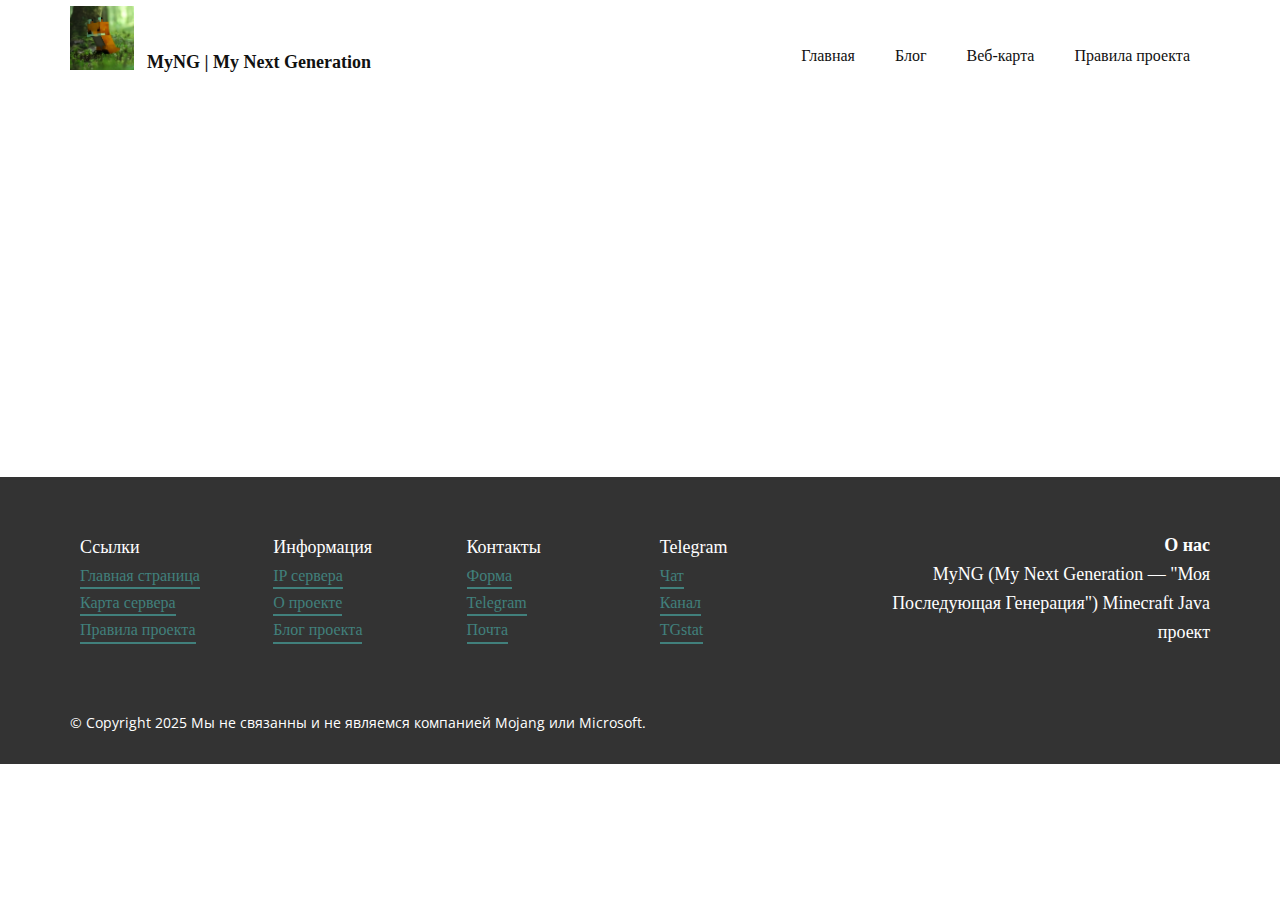
<file: Контакты.html>
<!DOCTYPE html>
<html style="font-size: 16px;" lang="ru"><head>
    <meta name="viewport" content="width=device-width, initial-scale=1.0">
    <meta charset="utf-8">
    <meta name="keywords" content="MyNG, My Next Generation, Minecraft, сервер, проект, ванильный, ванила, клановый, кланы, выживание, сообщество, без доната">
    <meta name="description" content="">
    <title>Контакты</title>
    <link rel="stylesheet" href="nicepage.css" media="screen">
<link rel="stylesheet" href="Контакты.css" media="screen">
    <script class="u-script" type="text/javascript" src="jquery.js" defer=""></script>
    <script class="u-script" type="text/javascript" src="nicepage.js" defer=""></script>
    <meta name="generator" content="Nicepage 8.3.6, nicepage.com">
    <link rel="icon" href="images/favicon.jpg">
    
    
    
    <link id="u-page-google-font" rel="stylesheet" href="https://fonts.googleapis.com/css2?display=swap&amp;family=Roboto:ital,wght@0,100;0,200;0,300;0,400;0,500;0,600;0,700;0,800;0,900;1,100;1,200;1,300;1,400;1,500;1,600;1,700;1,800;1,900&amp;family=Open+Sans:ital,wght@0,300;0,400;0,500;0,600;0,700;0,800;1,300;1,400;1,500;1,600;1,700;1,800">
    <script type="application/ld+json">{
		"@context": "http://schema.org",
		"@type": "Organization",
		"name": "Site1",
		"logo": "images/server-icon1.png"
}</script>
    <meta name="theme-color" content="#478ac9">
    <meta property="og:title" content="Контакты">
    <meta property="og:description" content="">
    <meta property="og:type" content="website">
  <meta data-intl-tel-input-cdn-path="intlTelInput/"></head>
  <body data-path-to-root="./" data-include-products="false" class="u-body u-xl-mode" data-lang="ru"><header class="u-clearfix u-header u-sticky u-sticky-61bc u-header" id="header" data-animation-name="" data-animation-duration="0" data-animation-delay="0" data-animation-direction=""><div class="u-clearfix u-sheet u-valign-middle-lg u-valign-middle-sm u-sheet-1">
        <a href="#" class="u-image u-logo u-image-1" data-image-width="1080" data-image-height="1080">
          <img src="images/server-icon1.png" class="u-logo-image u-logo-image-1">
        </a>
        <nav class="u-menu u-menu-one-level u-menu-open-right u-offcanvas u-menu-1" role="navigation" aria-label="Menu navigation">
          <div class="menu-collapse u-custom-font u-font-georgia" style="font-size: 1rem; letter-spacing: 0px;">
            <a class="u-button-style u-custom-left-right-menu-spacing u-custom-padding-bottom u-custom-text-active-color u-custom-text-hover-color u-custom-top-bottom-menu-spacing u-hamburger-link u-nav-link u-text-active-palette-4-light-1 u-text-hover-palette-4-dark-1" href="#" tabindex="-1" aria-label="Open menu" aria-controls="6876">
              <svg class="u-svg-link" viewBox="0 0 24 24"><use xlink:href="#menu-hamburger"></use></svg>
              <svg class="u-svg-content" version="1.1" id="menu-hamburger" viewBox="0 0 16 16" x="0px" y="0px" xmlns:xlink="http://www.w3.org/1999/xlink" xmlns="http://www.w3.org/2000/svg"><g><rect y="1" width="16" height="2"></rect><rect y="7" width="16" height="2"></rect><rect y="13" width="16" height="2"></rect>
</g></svg>
            </a>
          </div>
          <div class="u-custom-menu u-nav-container">
            <ul role="menubar" class="u-custom-font u-font-georgia u-nav u-unstyled u-nav-1"><li role="none" class="u-nav-item"><a tabindex="-1" role="menuitem" class="u-button-style u-nav-link u-text-active-palette-4-dark-2 u-text-hover-palette-4-dark-3 u-nav-link-2" href="./#home" data-page-id="203235623" aria-haspopup="true">Главная</a>
</li><li role="none" class="u-nav-item"><a tabindex="-1" role="menuitem" class="u-button-style u-nav-link u-text-active-palette-4-dark-2 u-text-hover-palette-4-dark-3 u-nav-link-2" href="https://blog.myng.ru/">Блог</a>
</li><li role="none" class="u-nav-item"><a tabindex="-1" role="menuitem" class="u-button-style u-nav-link u-text-active-palette-4-dark-2 u-text-hover-palette-4-dark-3 u-nav-link-2" href="https://map.myng.ru/" target="_blank">Веб-карта</a>
</li><li role="none" class="u-nav-item"><a tabindex="-1" role="menuitem" class="u-button-style u-nav-link u-text-active-palette-4-dark-2 u-text-hover-palette-4-dark-3 u-nav-link-2" href="https://blog.myng.ru/p/myng-my-next-generation.html" target="_blank">Правила проекта</a>
</li></ul>
          </div>
          <div class="u-custom-menu u-nav-container-collapse" id="6876" role="region" aria-label="Menu panel">
            <div class="u-container-style u-inner-container-layout u-opacity u-opacity-var u-palette-4-dark-3 u-sidenav u-sidenav-1">
              <div class="u-inner-container-layout u-sidenav-overflow">
                <div class="u-menu-close" tabindex="-1" aria-label="Close menu"></div>
                <ul class="u-align-center u-custom-font u-font-georgia u-nav u-popupmenu-items u-unstyled u-nav-2" role="menubar"><li role="none" class="u-nav-item"><a tabindex="-1" role="menuitem" class="u-button-style u-nav-link" href="./#home" data-page-id="203235623" aria-haspopup="true">Главная</a>
</li><li role="none" class="u-nav-item"><a tabindex="-1" role="menuitem" class="u-button-style u-nav-link" href="https://blog.myng.ru/">Блог</a>
</li><li role="none" class="u-nav-item"><a tabindex="-1" role="menuitem" class="u-button-style u-nav-link" href="https://map.myng.ru/" target="_blank">Веб-карта</a>
</li><li role="none" class="u-nav-item"><a tabindex="-1" role="menuitem" class="u-button-style u-nav-link" href="https://blog.myng.ru/p/myng-my-next-generation.html" target="_blank">Правила проекта</a>
</li></ul>
              </div>
            </div>
            <div class="u-black u-menu-overlay u-opacity u-opacity-var" style="--opacity: 0.5;"></div>
          </div>
        </nav>
        <p class="u-custom-font u-font-georgia u-text u-text-default u-text-1">MyNG | My Next Generation </p>
      </div><style class="u-sticky-style" data-style-id="61bc">.u-sticky-fixed.u-sticky-61bc, .u-body.u-sticky-fixed .u-sticky-61bc {
background-color: var(--color-var) !important; background-image: none !important; --color-var: #ffffff4d !important
}.u-sticky-fixed.u-sticky-61bc:before, .u-body.u-sticky-fixed .u-sticky-61bc:before {
background-color: unset !important
} .u-sticky-fixed.u-sticky-61bc .u-background-video, .u-body.u-sticky-fixed .u-sticky-61bc .u-background-video {
display: none !important
}</style></header>
    <section class="u-clearfix u-section-1" id="block-1">
      <div class="u-clearfix u-sheet u-sheet-1"></div>
    </section>
    
    
    
    <footer class="u-align-center u-clearfix u-container-align-center-xl u-footer u-grey-80 u-footer" id="footer"><div class="u-clearfix u-sheet u-sheet-1">
        <div class="u-list u-list-1">
          <div class="u-repeater u-repeater-1">
            <div class="u-container-style u-list-item u-repeater-item">
              <div class="u-container-layout u-similar-container u-container-layout-1">
                <p class="u-align-left u-custom-font u-custom-item u-font-georgia u-text u-text-1">Ссылки</p>
                <a href="./#home" data-page-id="203235623" class="u-active-none u-align-left u-border-2 u-border-no-left u-border-no-right u-border-no-top u-border-palette-4-dark-2 u-btn u-button-style u-custom-font u-custom-item u-font-georgia u-hover-none u-none u-btn-1">Главная страница<br>
                </a>
                <a href="https://map.myng.ru/" class="u-active-none u-border-2 u-border-no-left u-border-no-right u-border-no-top u-border-palette-4-dark-2 u-btn u-button-style u-custom-font u-custom-item u-font-georgia u-hover-none u-none u-btn-2" target="_blank">Карта сервера</a>
                <a href="https://blog.myng.ru/p/myng-my-next-generation.html" class="u-active-none u-border-2 u-border-no-left u-border-no-right u-border-no-top u-border-palette-4-dark-2 u-btn u-button-style u-custom-font u-custom-item u-font-georgia u-hover-none u-none u-btn-3">Правила проекта </a>
              </div>
            </div>
            <div class="u-container-style u-list-item u-repeater-item">
              <div class="u-container-layout u-similar-container u-container-layout-2">
                <p class="u-align-left u-custom-font u-custom-item u-font-georgia u-text u-text-2">Информация</p>
                <a href="https://myng.ru/" class="u-active-none u-align-left u-border-2 u-border-no-left u-border-no-right u-border-no-top u-border-palette-4-dark-2 u-btn u-button-style u-custom-font u-custom-item u-font-georgia u-hover-none u-none u-btn-4">IP сервера<br>
                </a>
                <a href="./#promo" data-page-id="203235623" class="u-active-none u-border-2 u-border-no-left u-border-no-right u-border-no-top u-border-palette-4-dark-2 u-btn u-button-style u-custom-font u-custom-item u-font-georgia u-hover-none u-none u-btn-5" target="_blank">О проекте </a>
                <a href="https://blog.myng.ru/" class="u-active-none u-border-2 u-border-no-left u-border-no-right u-border-no-top u-border-palette-4-dark-2 u-btn u-button-style u-custom-font u-custom-item u-font-georgia u-hover-none u-none u-btn-6" target="_blank">Блог проекта </a>
              </div>
            </div>
            <div class="u-container-style u-list-item u-repeater-item">
              <div class="u-container-layout u-similar-container u-container-layout-3">
                <p class="u-align-left u-custom-font u-custom-item u-font-georgia u-text u-text-3">Контакты</p>
                <a href="https://nynextgeneration.aidaform.com/whitelist" class="u-active-none u-align-left u-border-2 u-border-no-left u-border-no-right u-border-no-top u-border-palette-4-dark-2 u-btn u-button-style u-custom-font u-custom-item u-font-georgia u-hover-none u-none u-btn-7">Форма </a>
                <a href="https://t.me/FoxerProxy" class="u-active-none u-border-2 u-border-no-left u-border-no-right u-border-no-top u-border-palette-4-dark-2 u-btn u-button-style u-custom-font u-custom-item u-font-georgia u-hover-none u-none u-btn-8" target="_blank">Telegram </a>
                <a href="mailto:support@myng.ru" class="u-active-none u-border-2 u-border-no-left u-border-no-right u-border-no-top u-border-palette-4-dark-2 u-btn u-button-style u-custom-font u-custom-item u-font-georgia u-hover-none u-none u-btn-9">Почта </a>
              </div>
            </div>
            <div class="u-container-style u-list-item u-repeater-item">
              <div class="u-container-layout u-similar-container u-container-layout-4">
                <p class="u-align-left u-custom-font u-custom-item u-font-georgia u-text u-text-4">Telegram</p>
                <a href="https://t.me/MyNGChat" class="u-active-none u-align-left u-border-2 u-border-no-left u-border-no-right u-border-no-top u-border-palette-4-dark-2 u-btn u-button-style u-custom-font u-custom-item u-font-georgia u-hover-none u-none u-btn-10" target="_blank">Чат </a>
                <a href="https://t.me/MyNGcraft" class="u-active-none u-border-2 u-border-no-left u-border-no-right u-border-no-top u-border-palette-4-dark-2 u-btn u-button-style u-custom-font u-custom-item u-font-georgia u-hover-none u-none u-btn-11" target="_blank">Канал </a>
                <a href="https://tgstat.ru/channel/@MyNGcraft/" class="u-active-none u-border-2 u-border-no-left u-border-no-right u-border-no-top u-border-palette-4-dark-2 u-btn u-button-style u-custom-font u-custom-item u-font-georgia u-hover-none u-none u-btn-12">TGstat </a>
              </div>
            </div>
          </div>
        </div>
        <h6 class="u-align-right u-custom-font u-font-georgia u-headline u-text u-text-default u-text-5">
          <a href="/">О нас</a>
        </h6>
        <p class="u-align-right u-custom-font u-font-georgia u-text u-text-6">MyNG (My Next Generation — "Моя Последующая Генерация") Minecraft Java проект</p>
        <p class="u-align-left u-small-text u-text u-text-variant u-text-7"> © Copyright 2025&nbsp;Мы не связанны и не являемся компанией Mojang или Microsoft.</p>
      </div></footer>
  
</body></html>
</file>
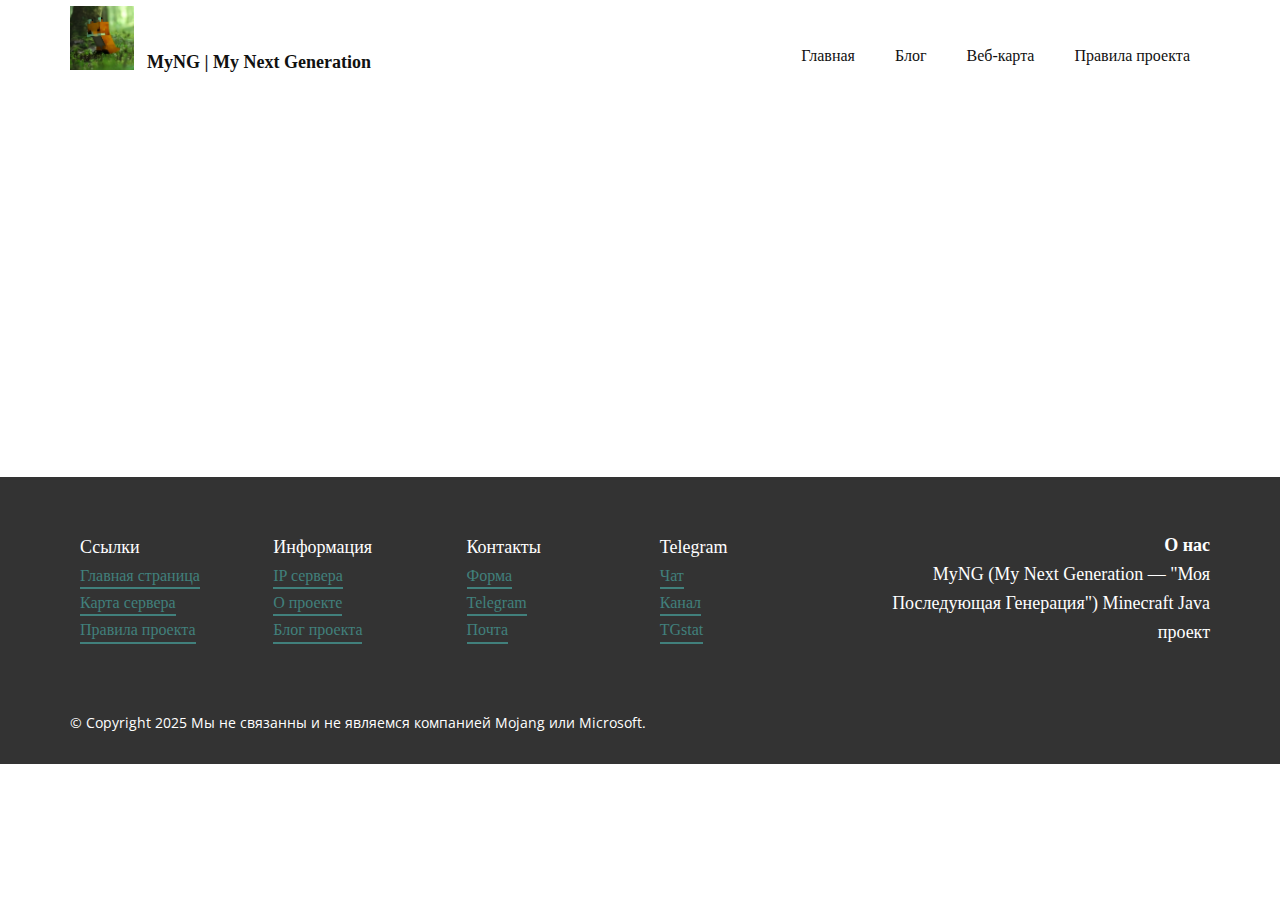
<file: О-нас.html>
<!DOCTYPE html>
<html style="font-size: 16px;" lang="ru"><head>
    <meta name="viewport" content="width=device-width, initial-scale=1.0">
    <meta charset="utf-8">
    <meta name="keywords" content="MyNG, My Next Generation, Minecraft, сервер, проект, ванильный, ванила, клановый, кланы, выживание, сообщество, без доната">
    <meta name="description" content="">
    <title>О нас</title>
    <link rel="stylesheet" href="nicepage.css" media="screen">
<link rel="stylesheet" href="О-нас.css" media="screen">
    <script class="u-script" type="text/javascript" src="jquery.js" defer=""></script>
    <script class="u-script" type="text/javascript" src="nicepage.js" defer=""></script>
    <meta name="generator" content="Nicepage 8.3.6, nicepage.com">
    <link rel="icon" href="images/favicon.jpg">
    
    
    
    <link id="u-page-google-font" rel="stylesheet" href="https://fonts.googleapis.com/css2?display=swap&amp;family=Roboto:ital,wght@0,100;0,200;0,300;0,400;0,500;0,600;0,700;0,800;0,900;1,100;1,200;1,300;1,400;1,500;1,600;1,700;1,800;1,900&amp;family=Open+Sans:ital,wght@0,300;0,400;0,500;0,600;0,700;0,800;1,300;1,400;1,500;1,600;1,700;1,800">
    <script type="application/ld+json">{
		"@context": "http://schema.org",
		"@type": "Organization",
		"name": "Site1",
		"logo": "images/server-icon1.png"
}</script>
    <meta name="theme-color" content="#478ac9">
    <meta property="og:title" content="О нас">
    <meta property="og:description" content="">
    <meta property="og:type" content="website">
  <meta data-intl-tel-input-cdn-path="intlTelInput/"></head>
  <body data-path-to-root="./" data-include-products="false" class="u-body u-xl-mode" data-lang="ru"><header class="u-clearfix u-header u-sticky u-sticky-61bc u-header" id="header" data-animation-name="" data-animation-duration="0" data-animation-delay="0" data-animation-direction=""><div class="u-clearfix u-sheet u-valign-middle-lg u-valign-middle-sm u-sheet-1">
        <a href="#" class="u-image u-logo u-image-1" data-image-width="1080" data-image-height="1080">
          <img src="images/server-icon1.png" class="u-logo-image u-logo-image-1">
        </a>
        <nav class="u-menu u-menu-one-level u-menu-open-right u-offcanvas u-menu-1" role="navigation" aria-label="Menu navigation">
          <div class="menu-collapse u-custom-font u-font-georgia" style="font-size: 1rem; letter-spacing: 0px;">
            <a class="u-button-style u-custom-left-right-menu-spacing u-custom-padding-bottom u-custom-text-active-color u-custom-text-hover-color u-custom-top-bottom-menu-spacing u-hamburger-link u-nav-link u-text-active-palette-4-light-1 u-text-hover-palette-4-dark-1" href="#" tabindex="-1" aria-label="Open menu" aria-controls="6876">
              <svg class="u-svg-link" viewBox="0 0 24 24"><use xlink:href="#menu-hamburger"></use></svg>
              <svg class="u-svg-content" version="1.1" id="menu-hamburger" viewBox="0 0 16 16" x="0px" y="0px" xmlns:xlink="http://www.w3.org/1999/xlink" xmlns="http://www.w3.org/2000/svg"><g><rect y="1" width="16" height="2"></rect><rect y="7" width="16" height="2"></rect><rect y="13" width="16" height="2"></rect>
</g></svg>
            </a>
          </div>
          <div class="u-custom-menu u-nav-container">
            <ul role="menubar" class="u-custom-font u-font-georgia u-nav u-unstyled u-nav-1"><li role="none" class="u-nav-item"><a tabindex="-1" role="menuitem" class="u-button-style u-nav-link u-text-active-palette-4-dark-2 u-text-hover-palette-4-dark-3 u-nav-link-2" href="./#home" data-page-id="203235623" aria-haspopup="true">Главная</a>
</li><li role="none" class="u-nav-item"><a tabindex="-1" role="menuitem" class="u-button-style u-nav-link u-text-active-palette-4-dark-2 u-text-hover-palette-4-dark-3 u-nav-link-2" href="https://blog.myng.ru/">Блог</a>
</li><li role="none" class="u-nav-item"><a tabindex="-1" role="menuitem" class="u-button-style u-nav-link u-text-active-palette-4-dark-2 u-text-hover-palette-4-dark-3 u-nav-link-2" href="https://map.myng.ru/" target="_blank">Веб-карта</a>
</li><li role="none" class="u-nav-item"><a tabindex="-1" role="menuitem" class="u-button-style u-nav-link u-text-active-palette-4-dark-2 u-text-hover-palette-4-dark-3 u-nav-link-2" href="https://blog.myng.ru/p/myng-my-next-generation.html" target="_blank">Правила проекта</a>
</li></ul>
          </div>
          <div class="u-custom-menu u-nav-container-collapse" id="6876" role="region" aria-label="Menu panel">
            <div class="u-container-style u-inner-container-layout u-opacity u-opacity-var u-palette-4-dark-3 u-sidenav u-sidenav-1">
              <div class="u-inner-container-layout u-sidenav-overflow">
                <div class="u-menu-close" tabindex="-1" aria-label="Close menu"></div>
                <ul class="u-align-center u-custom-font u-font-georgia u-nav u-popupmenu-items u-unstyled u-nav-2" role="menubar"><li role="none" class="u-nav-item"><a tabindex="-1" role="menuitem" class="u-button-style u-nav-link" href="./#home" data-page-id="203235623" aria-haspopup="true">Главная</a>
</li><li role="none" class="u-nav-item"><a tabindex="-1" role="menuitem" class="u-button-style u-nav-link" href="https://blog.myng.ru/">Блог</a>
</li><li role="none" class="u-nav-item"><a tabindex="-1" role="menuitem" class="u-button-style u-nav-link" href="https://map.myng.ru/" target="_blank">Веб-карта</a>
</li><li role="none" class="u-nav-item"><a tabindex="-1" role="menuitem" class="u-button-style u-nav-link" href="https://blog.myng.ru/p/myng-my-next-generation.html" target="_blank">Правила проекта</a>
</li></ul>
              </div>
            </div>
            <div class="u-black u-menu-overlay u-opacity u-opacity-var" style="--opacity: 0.5;"></div>
          </div>
        </nav>
        <p class="u-custom-font u-font-georgia u-text u-text-default u-text-1">MyNG | My Next Generation </p>
      </div><style class="u-sticky-style" data-style-id="61bc">.u-sticky-fixed.u-sticky-61bc, .u-body.u-sticky-fixed .u-sticky-61bc {
background-color: var(--color-var) !important; background-image: none !important; --color-var: #ffffff4d !important
}.u-sticky-fixed.u-sticky-61bc:before, .u-body.u-sticky-fixed .u-sticky-61bc:before {
background-color: unset !important
} .u-sticky-fixed.u-sticky-61bc .u-background-video, .u-body.u-sticky-fixed .u-sticky-61bc .u-background-video {
display: none !important
}</style></header>
    <section class="u-clearfix u-section-1" id="block-1">
      <div class="u-clearfix u-sheet u-sheet-1"></div>
    </section>
    
    
    
    <footer class="u-align-center u-clearfix u-container-align-center-xl u-footer u-grey-80 u-footer" id="footer"><div class="u-clearfix u-sheet u-sheet-1">
        <div class="u-list u-list-1">
          <div class="u-repeater u-repeater-1">
            <div class="u-container-style u-list-item u-repeater-item">
              <div class="u-container-layout u-similar-container u-container-layout-1">
                <p class="u-align-left u-custom-font u-custom-item u-font-georgia u-text u-text-1">Ссылки</p>
                <a href="./#home" data-page-id="203235623" class="u-active-none u-align-left u-border-2 u-border-no-left u-border-no-right u-border-no-top u-border-palette-4-dark-2 u-btn u-button-style u-custom-font u-custom-item u-font-georgia u-hover-none u-none u-btn-1">Главная страница<br>
                </a>
                <a href="https://map.myng.ru/" class="u-active-none u-border-2 u-border-no-left u-border-no-right u-border-no-top u-border-palette-4-dark-2 u-btn u-button-style u-custom-font u-custom-item u-font-georgia u-hover-none u-none u-btn-2" target="_blank">Карта сервера</a>
                <a href="https://blog.myng.ru/p/myng-my-next-generation.html" class="u-active-none u-border-2 u-border-no-left u-border-no-right u-border-no-top u-border-palette-4-dark-2 u-btn u-button-style u-custom-font u-custom-item u-font-georgia u-hover-none u-none u-btn-3">Правила проекта </a>
              </div>
            </div>
            <div class="u-container-style u-list-item u-repeater-item">
              <div class="u-container-layout u-similar-container u-container-layout-2">
                <p class="u-align-left u-custom-font u-custom-item u-font-georgia u-text u-text-2">Информация</p>
                <a href="https://myng.ru/" class="u-active-none u-align-left u-border-2 u-border-no-left u-border-no-right u-border-no-top u-border-palette-4-dark-2 u-btn u-button-style u-custom-font u-custom-item u-font-georgia u-hover-none u-none u-btn-4">IP сервера<br>
                </a>
                <a href="./#promo" data-page-id="203235623" class="u-active-none u-border-2 u-border-no-left u-border-no-right u-border-no-top u-border-palette-4-dark-2 u-btn u-button-style u-custom-font u-custom-item u-font-georgia u-hover-none u-none u-btn-5" target="_blank">О проекте </a>
                <a href="https://blog.myng.ru/" class="u-active-none u-border-2 u-border-no-left u-border-no-right u-border-no-top u-border-palette-4-dark-2 u-btn u-button-style u-custom-font u-custom-item u-font-georgia u-hover-none u-none u-btn-6" target="_blank">Блог проекта </a>
              </div>
            </div>
            <div class="u-container-style u-list-item u-repeater-item">
              <div class="u-container-layout u-similar-container u-container-layout-3">
                <p class="u-align-left u-custom-font u-custom-item u-font-georgia u-text u-text-3">Контакты</p>
                <a href="https://nynextgeneration.aidaform.com/whitelist" class="u-active-none u-align-left u-border-2 u-border-no-left u-border-no-right u-border-no-top u-border-palette-4-dark-2 u-btn u-button-style u-custom-font u-custom-item u-font-georgia u-hover-none u-none u-btn-7">Форма </a>
                <a href="https://t.me/FoxerProxy" class="u-active-none u-border-2 u-border-no-left u-border-no-right u-border-no-top u-border-palette-4-dark-2 u-btn u-button-style u-custom-font u-custom-item u-font-georgia u-hover-none u-none u-btn-8" target="_blank">Telegram </a>
                <a href="mailto:support@myng.ru" class="u-active-none u-border-2 u-border-no-left u-border-no-right u-border-no-top u-border-palette-4-dark-2 u-btn u-button-style u-custom-font u-custom-item u-font-georgia u-hover-none u-none u-btn-9">Почта </a>
              </div>
            </div>
            <div class="u-container-style u-list-item u-repeater-item">
              <div class="u-container-layout u-similar-container u-container-layout-4">
                <p class="u-align-left u-custom-font u-custom-item u-font-georgia u-text u-text-4">Telegram</p>
                <a href="https://t.me/MyNGChat" class="u-active-none u-align-left u-border-2 u-border-no-left u-border-no-right u-border-no-top u-border-palette-4-dark-2 u-btn u-button-style u-custom-font u-custom-item u-font-georgia u-hover-none u-none u-btn-10" target="_blank">Чат </a>
                <a href="https://t.me/MyNGcraft" class="u-active-none u-border-2 u-border-no-left u-border-no-right u-border-no-top u-border-palette-4-dark-2 u-btn u-button-style u-custom-font u-custom-item u-font-georgia u-hover-none u-none u-btn-11" target="_blank">Канал </a>
                <a href="https://tgstat.ru/channel/@MyNGcraft/" class="u-active-none u-border-2 u-border-no-left u-border-no-right u-border-no-top u-border-palette-4-dark-2 u-btn u-button-style u-custom-font u-custom-item u-font-georgia u-hover-none u-none u-btn-12">TGstat </a>
              </div>
            </div>
          </div>
        </div>
        <h6 class="u-align-right u-custom-font u-font-georgia u-headline u-text u-text-default u-text-5">
          <a href="/">О нас</a>
        </h6>
        <p class="u-align-right u-custom-font u-font-georgia u-text u-text-6">MyNG (My Next Generation — "Моя Последующая Генерация") Minecraft Java проект</p>
        <p class="u-align-left u-small-text u-text u-text-variant u-text-7"> © Copyright 2025&nbsp;Мы не связанны и не являемся компанией Mojang или Microsoft.</p>
      </div></footer>
  
</body></html>
</file>
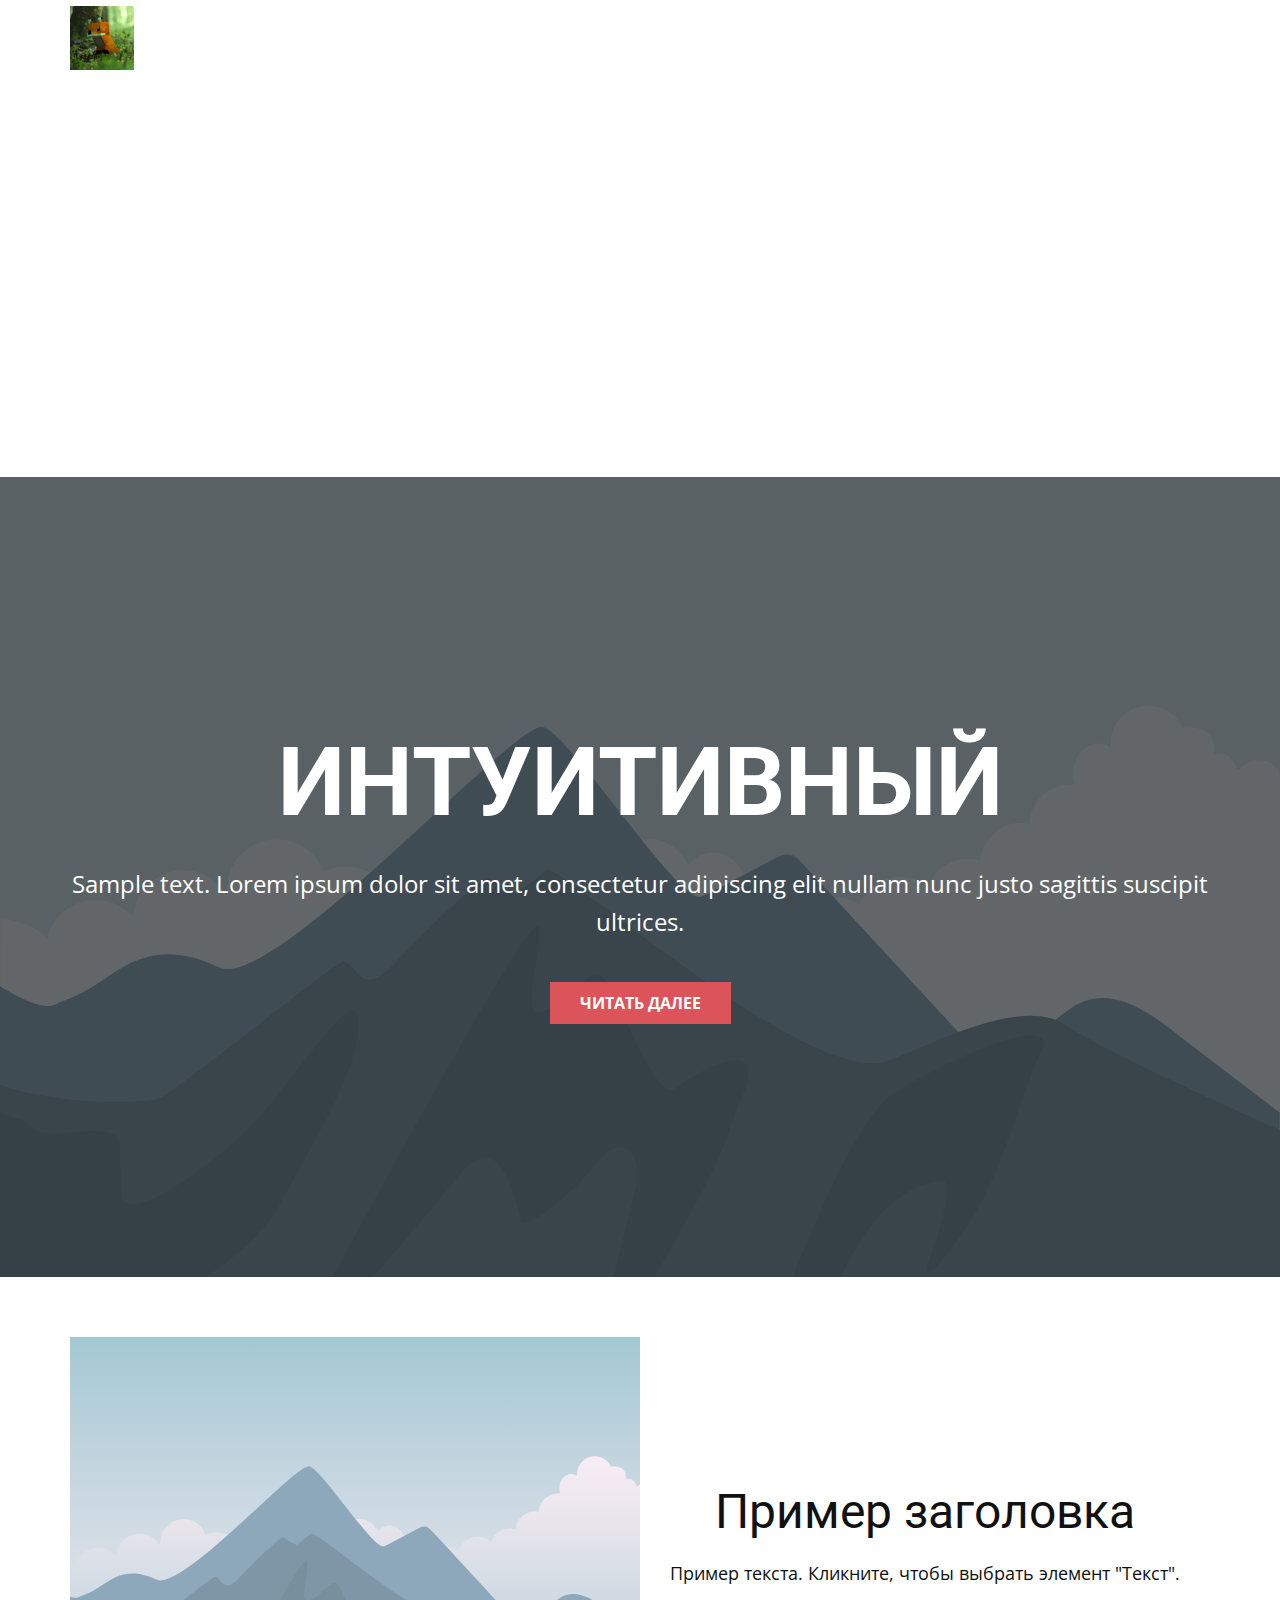
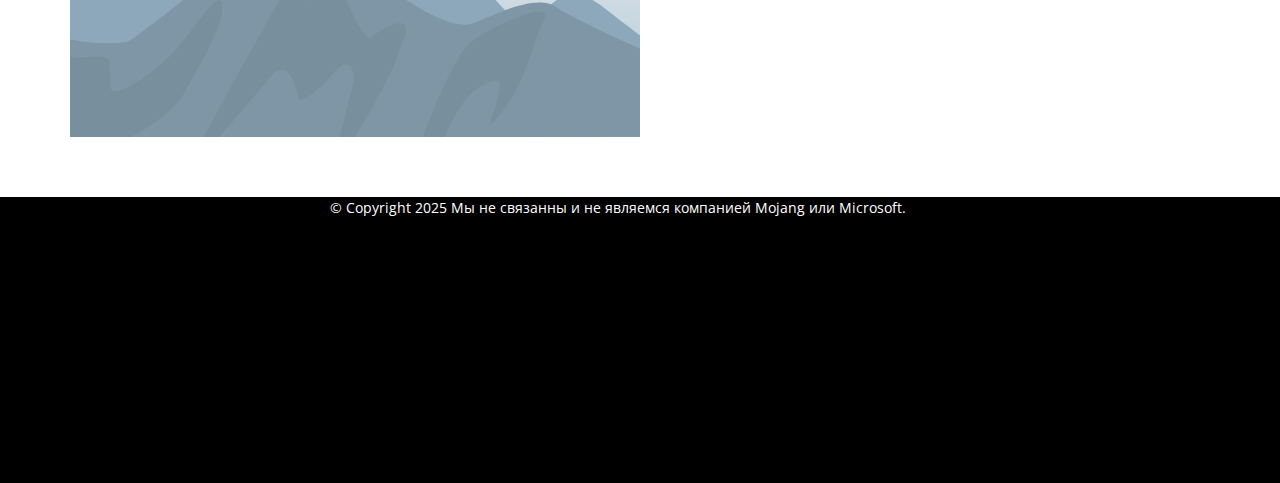
<file: Страница-1.html>
<!DOCTYPE html>
<html style="font-size: 16px;" lang="ru"><head>
    <meta name="viewport" content="width=device-width, initial-scale=1.0">
    <meta charset="utf-8">
    <meta name="keywords" content="ИНТУИТИВНЫЙ">
    <meta name="description" content="">
    <title>Страница 1</title>
    <link rel="stylesheet" href="nicepage.css" media="screen">
<link rel="stylesheet" href="Страница-1.css" media="screen">
    <script class="u-script" type="text/javascript" src="jquery.js" defer=""></script>
    <script class="u-script" type="text/javascript" src="nicepage.js" defer=""></script>
    <meta name="generator" content="Nicepage 8.3.6, nicepage.com">
    <link rel="icon" href="images/favicon1.png">
    
    
    
    
    
    <link id="u-page-google-font" rel="stylesheet" href="https://fonts.googleapis.com/css2?display=swap&amp;family=Roboto:ital,wght@0,100;0,200;0,300;0,400;0,500;0,600;0,700;0,800;0,900;1,100;1,200;1,300;1,400;1,500;1,600;1,700;1,800;1,900&amp;family=Open+Sans:ital,wght@0,300;0,400;0,500;0,600;0,700;0,800;1,300;1,400;1,500;1,600;1,700;1,800">
    <script type="application/ld+json">{
		"@context": "http://schema.org",
		"@type": "Organization",
		"name": "MyNG ",
		"logo": "images/favicon.png"
}</script>
    <meta name="theme-color" content="#478ac9">
    <meta property="og:title" content="Страница 1">
    <meta property="og:description" content="">
    <meta property="og:type" content="website">
  <meta data-intl-tel-input-cdn-path="intlTelInput/"></head>
  <body data-path-to-root="./" data-include-products="false" class="u-body u-clearfix u-xl-mode" data-lang="ru"><header class="u-clearfix u-header u-sticky u-sticky-45aa u-header" id="header"><div class="u-clearfix u-sheet u-valign-middle-lg u-valign-middle-md u-valign-middle-sm u-valign-middle-xs u-sheet-1">
        <a href="#" class="u-image u-logo u-image-1" data-image-width="64" data-image-height="64">
          <img src="images/favicon.png" class="u-logo-image u-logo-image-1">
        </a>
        <nav class="u-menu u-menu-one-level u-offcanvas u-offcanvas-shift u-menu-1" role="navigation" data-responsive-from="MD">
          <div class="menu-collapse u-custom-font u-font-georgia" style="font-size: 1rem; letter-spacing: 0px;">
            <a class="u-button-style u-custom-border u-custom-border-color u-custom-borders u-custom-color u-custom-left-right-menu-spacing u-custom-padding-bottom u-custom-text-active-color u-custom-text-color u-custom-text-hover-color u-custom-text-shadow u-custom-top-bottom-menu-spacing u-hamburger-link u-nav-link u-text-active-palette-4-light-2 u-text-hover-palette-4-dark-3 u-text-palette-4-dark-2" href="#" tabindex="-1" aria-label="Open menu" aria-controls="0580">
              <svg class="u-svg-link" viewBox="0 0 24 24"><use xlink:href="#menu-hamburger"></use></svg>
              <svg class="u-svg-content" version="1.1" id="menu-hamburger" viewBox="0 0 16 16" x="0px" y="0px" xmlns:xlink="http://www.w3.org/1999/xlink" xmlns="http://www.w3.org/2000/svg"><g><rect y="1" width="16" height="2"></rect><rect y="7" width="16" height="2"></rect><rect y="13" width="16" height="2"></rect>
</g></svg>
            </a>
          </div>
          <div class="u-custom-menu u-nav-container">
            <ul class="u-custom-font u-font-georgia u-nav u-unstyled u-nav-1" role="menubar"><li role="none" class="u-nav-item"><a tabindex="-1" role="menuitem" class="u-button-style u-nav-link u-text-active-palette-4-dark-2 u-text-hover-palette-4-base u-text-white u-nav-link-2" href="./#home" data-page-id="484014150" aria-haspopup="true" aria-expanded="true">Главная</a>
</li><li role="none" class="u-nav-item"><a role="menuitem" class="u-button-style u-nav-link u-text-active-palette-4-dark-2 u-text-hover-palette-4-base u-text-white u-nav-link-2" href="О-нас.html">О нас</a>
</li><li role="none" class="u-nav-item"><a tabindex="-1" role="menuitem" class="u-button-style u-nav-link u-text-active-palette-4-dark-2 u-text-hover-palette-4-base u-text-white u-nav-link-2" href="https://map.myng.ru/">Карта</a>
</li><li role="none" class="u-nav-item"><a tabindex="-1" role="menuitem" class="u-button-style u-nav-link u-text-active-palette-4-dark-2 u-text-hover-palette-4-base u-text-white u-nav-link-2" href="https://blog.myng.ru/" target="_blank">Блог сервера</a>
</li></ul>
          </div>
          <div class="u-custom-menu u-nav-container-collapse" id="0580" role="region" aria-label="Menu panel">
            <div class="u-black u-container-style u-inner-container-layout u-opacity u-opacity-95 u-sidenav">
              <div class="u-inner-container-layout u-sidenav-overflow">
                <div class="u-menu-close" tabindex="-1" aria-label="Close menu"></div>
                <ul class="u-align-center u-nav u-popupmenu-items u-unstyled u-nav-2" role="menubar"><li role="none" class="u-nav-item"><a tabindex="-1" role="menuitem" class="u-button-style u-nav-link" href="./#home" data-page-id="484014150" aria-haspopup="true" aria-expanded="true">Главная</a>
</li><li role="none" class="u-nav-item"><a role="menuitem" class="u-button-style u-nav-link" href="О-нас.html">О нас</a>
</li><li role="none" class="u-nav-item"><a tabindex="-1" role="menuitem" class="u-button-style u-nav-link" href="https://map.myng.ru/">Карта</a>
</li><li role="none" class="u-nav-item"><a tabindex="-1" role="menuitem" class="u-button-style u-nav-link" href="https://blog.myng.ru/" target="_blank">Блог сервера</a>
</li></ul>
              </div>
            </div>
            <div class="u-black u-menu-overlay u-opacity u-opacity-70"></div>
          </div>
          <style class="menu-style">@media (max-width: 939px) {
                    [data-responsive-from="MD"] .u-nav-container {
                        display: none;
                    }
                    [data-responsive-from="MD"] .menu-collapse {
                        display: block;
                    }
                }</style>
        </nav>
        <p class="u-custom-font u-font-georgia u-text u-text-default u-text-white u-text-1">MyNG </p>
      </div></header>
    <section class="u-clearfix u-section-1" id="block-2">
      <div class="u-clearfix u-sheet u-sheet-1"></div>
    </section>
    <section class="u-align-center u-clearfix u-container-align-center u-image u-shading u-section-2" id="block-4">
      <div class="u-clearfix u-sheet u-valign-middle u-sheet-1">
        <h1 class="u-align-center u-text u-text-default u-title u-text-1">ИНТУИТИВНЫЙ</h1>
        <p class="u-align-center u-large-text u-text u-text-default u-text-variant u-text-2">Sample text. Lorem ipsum dolor sit amet, consectetur adipiscing elit nullam nunc justo sagittis suscipit ultrices.</p>
        <a href="#" class="u-align-center u-btn u-button-style u-palette-2-base u-btn-1">Читать далее</a>
      </div>
    </section>
    <section class="u-clearfix u-section-3" id="block-5">
      <div class="u-clearfix u-sheet u-sheet-1">
        <div class="data-layout-selected u-clearfix u-expanded-width u-layout-wrap u-layout-wrap-1">
          <div class="u-layout">
            <div class="u-layout-row">
              <div class="u-container-align-center u-container-style u-image u-layout-cell u-size-30 u-image-1" data-image-width="400" data-image-height="265">
                <div class="u-container-layout u-valign-middle-xl u-container-layout-1"></div>
              </div>
              <div class="u-container-align-center u-container-style u-layout-cell u-size-30 u-layout-cell-2">
                <div class="u-container-layout u-valign-middle-xl u-container-layout-2">
                  <h2 class="u-align-center u-text u-text-default u-text-1">Пример заголовка</h2>
                  <p class="u-align-center u-text u-text-default u-text-2">Пример текста. Кликните, чтобы выбрать элемент "Текст".</p>
                </div>
              </div>
            </div>
          </div>
        </div>
      </div>
    </section>
    
    
    
    <footer class="u-align-center u-black u-clearfix u-container-align-center u-footer u-footer" id="footer"><div class="u-clearfix u-sheet u-sheet-1">
        <p class="u-small-text u-text u-text-variant u-text-1"> © Copyright 2025&nbsp;Мы не связанны и не являемся компанией Mojang или Microsoft.</p>
      </div></footer>
  
</body></html>
</file>
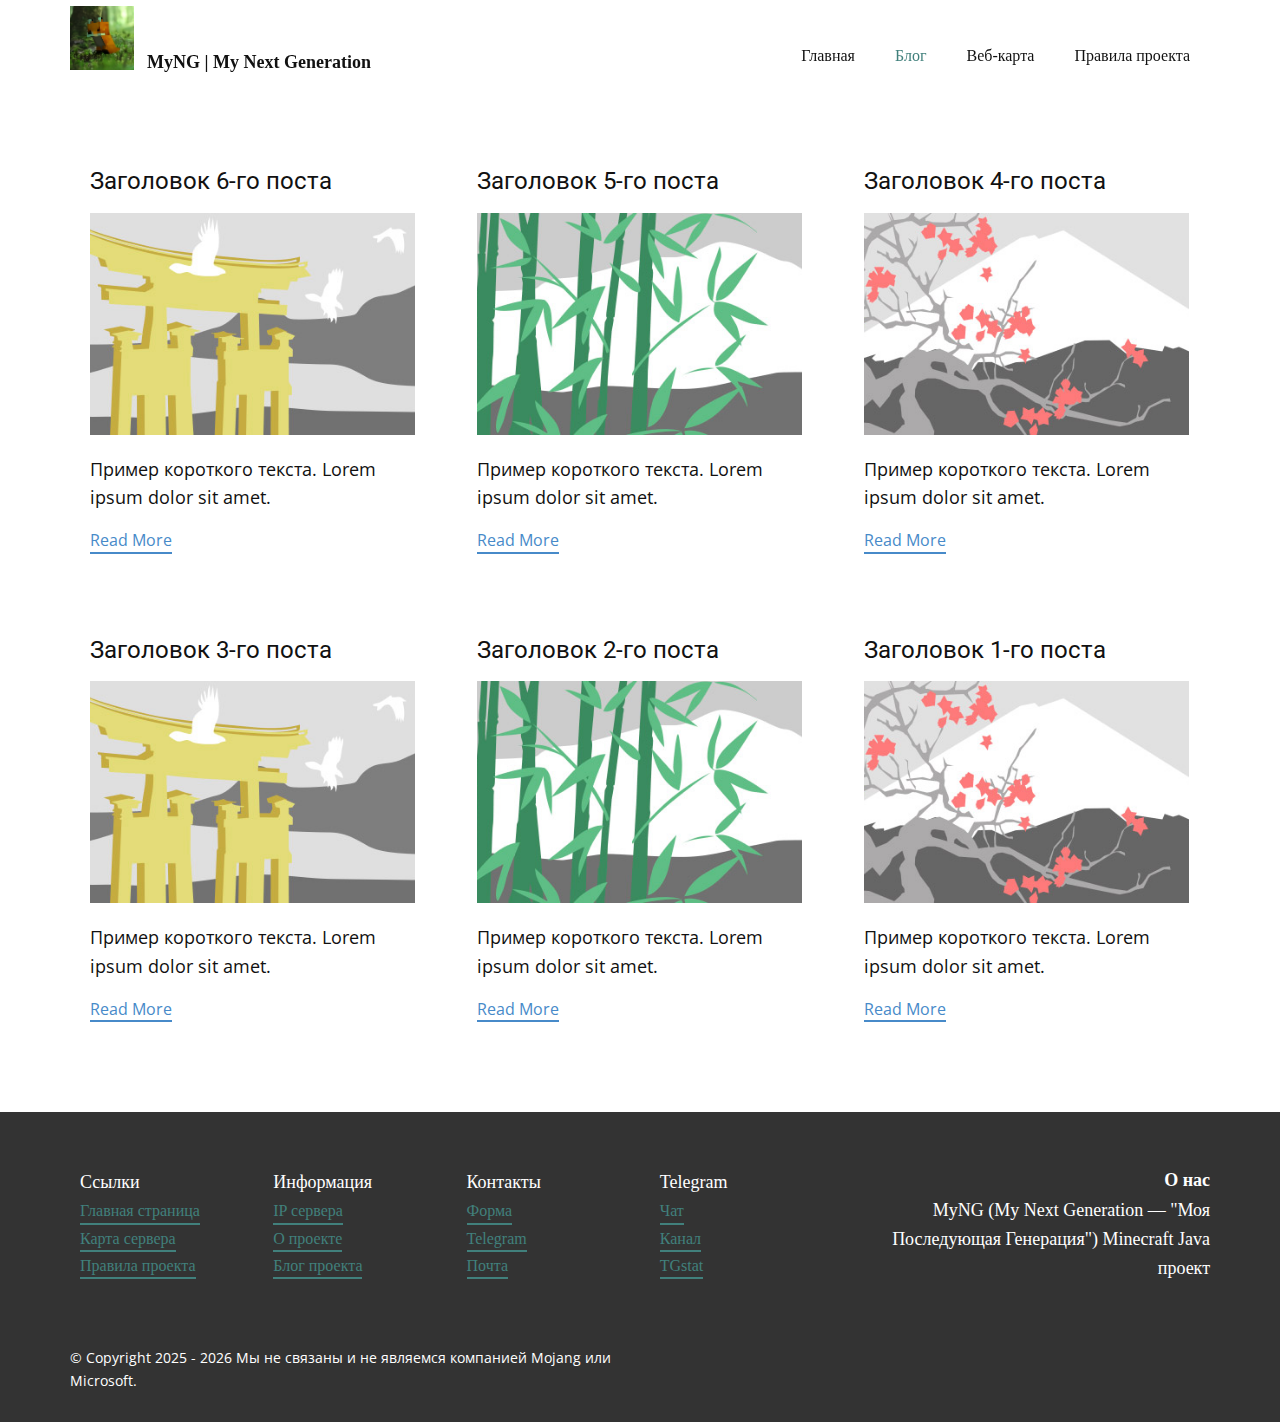
<file: blog/blog.html>
<!DOCTYPE html>
<html style="font-size: 16px;" lang="ru"><head>
    <meta name="viewport" content="width=device-width, initial-scale=1.0">
    <meta charset="utf-8">
    <meta name="keywords" content="MyNG, My Next Generation, Minecraft, сервер, проект, ванильный, ванила, клановый, кланы, выживание, сообщество, без доната">
    <meta name="description" content="">
    <title>Блог</title>
    <link rel="stylesheet" href="../nicepage.css" media="screen">
<link rel="stylesheet" href="../Blog-Template.css" media="screen">
    <script class="u-script" type="text/javascript" src="../jquery.js" defer=""></script>
    <script class="u-script" type="text/javascript" src="../nicepage.js" defer=""></script>
    <meta name="generator" content="Nicepage 8.3.6, nicepage.com">
    <link rel="icon" href="../images/favicon.jpg">
    
    
    
    <link id="u-page-google-font" rel="stylesheet" href="https://fonts.googleapis.com/css2?display=swap&amp;family=Roboto:ital,wght@0,100;0,200;0,300;0,400;0,500;0,600;0,700;0,800;0,900;1,100;1,200;1,300;1,400;1,500;1,600;1,700;1,800;1,900&amp;family=Open+Sans:ital,wght@0,300;0,400;0,500;0,600;0,700;0,800;1,300;1,400;1,500;1,600;1,700;1,800">
    <script type="application/ld+json">{
		"@context": "http://schema.org",
		"@type": "Organization",
		"name": "Site1",
		"logo": "images/server-icon1.png"
}</script>
    <meta name="theme-color" content="#478ac9">
  <script>
    (function() {
    function gdprConfirmed() {
        return true;
    }

    var added = false;
    var currentScript = document.currentScript;

    function insertHTML(html) {
        var container = document.createElement('div');
        container.innerHTML = html;
        container.querySelectorAll('script').forEach(s => {
            const ns = document.createElement('script');
            ns.async = s.async;
            if (s.src) {
                ns.src = s.src;
            } else {
                ns.textContent = s.textContent;
            }
            s.replaceWith(ns);
        });

            var fragment = document.createDocumentFragment();
            fragment.append(...container.childNodes);

            if (currentScript && currentScript.parentNode) {
                currentScript.after(fragment);
            }
    }

    window._npAddGAnalytics = function () {
        if (gdprConfirmed() && !added) {
            var gaBody = "<!-- Google Analytics -->\n    <gascript async src=\"https://www.googletagmanager.com/gtag/js?id=G-DV2XQYVEGB\"></gascript>\n    <gascript>\n        window.dataLayer = window.dataLayer || [];\n        function gtag(){dataLayer.push(arguments);}\n        gtag('js', new Date());\n        gtag('config', 'G-DV2XQYVEGB');\n    </gascript>\n    <!-- End Google Analytics -->";
            var replacedBody = gaBody.replace(/gascript/g, 'script');
            insertHTML(replacedBody);
            added = true;
        }
    }

    window._npAddGAnalytics();
    })();
    </script><meta data-intl-tel-input-cdn-path="intlTelInput/"></head>
  <body data-path-to-root="../" data-include-products="false" class="u-body u-xl-mode" data-lang="ru"><header class="u-clearfix u-header u-sticky u-sticky-61bc u-header" id="header" data-animation-name="" data-animation-duration="0" data-animation-delay="0" data-animation-direction=""><div class="u-clearfix u-sheet u-valign-middle-lg u-valign-middle-sm u-sheet-1">
        <a href="#" class="u-image u-logo u-image-1" data-image-width="1080" data-image-height="1080">
          <img src="../images/server-icon1.png" class="u-logo-image u-logo-image-1">
        </a>
        <nav class="u-menu u-menu-one-level u-menu-open-right u-offcanvas u-menu-1" role="navigation" aria-label="Menu navigation">
          <div class="menu-collapse u-custom-font u-font-georgia" style="font-size: 1rem; letter-spacing: 0px;">
            <a class="u-button-style u-custom-left-right-menu-spacing u-custom-padding-bottom u-custom-text-active-color u-custom-text-hover-color u-custom-top-bottom-menu-spacing u-hamburger-link u-nav-link u-text-active-palette-4-light-1 u-text-hover-palette-4-dark-1" href="#" tabindex="-1" aria-label="Open menu" aria-controls="6876">
              <svg class="u-svg-link" viewBox="0 0 24 24"><use xlink:href="#menu-hamburger"></use></svg>
              <svg class="u-svg-content" version="1.1" id="menu-hamburger" viewBox="0 0 16 16" x="0px" y="0px" xmlns:xlink="http://www.w3.org/1999/xlink" xmlns="http://www.w3.org/2000/svg"><g><rect y="1" width="16" height="2"></rect><rect y="7" width="16" height="2"></rect><rect y="13" width="16" height="2"></rect>
</g></svg>
            </a>
          </div>
          <div class="u-custom-menu u-nav-container">
            <ul role="menubar" class="u-custom-font u-font-georgia u-nav u-unstyled u-nav-1"><li role="none" class="u-nav-item"><a tabindex="-1" role="menuitem" class="u-button-style u-nav-link u-text-active-palette-4-dark-2 u-text-hover-palette-4-dark-3 u-nav-link-2" href="../#home" data-page-id="203235623" aria-haspopup="true">Главная</a>
</li><li role="none" class="u-nav-item"><a tabindex="-1" role="menuitem" class="u-button-style u-nav-link u-text-active-palette-4-dark-2 u-text-hover-palette-4-dark-3 u-nav-link-2" href="https://blog.myng.ru/">Блог</a>
</li><li role="none" class="u-nav-item"><a tabindex="-1" role="menuitem" class="u-button-style u-nav-link u-text-active-palette-4-dark-2 u-text-hover-palette-4-dark-3 u-nav-link-2" href="https://map.myng.ru/" target="_blank">Веб-карта</a>
</li><li role="none" class="u-nav-item"><a tabindex="-1" role="menuitem" class="u-button-style u-nav-link u-text-active-palette-4-dark-2 u-text-hover-palette-4-dark-3 u-nav-link-2" href="https://blog.myng.ru/p/myng-my-next-generation.html" target="_blank">Правила проекта</a>
</li></ul>
          </div>
          <div class="u-custom-menu u-nav-container-collapse" id="6876" role="region" aria-label="Menu panel">
            <div class="u-container-style u-inner-container-layout u-opacity u-opacity-var u-palette-4-dark-3 u-sidenav u-sidenav-1">
              <div class="u-inner-container-layout u-sidenav-overflow">
                <div class="u-menu-close" tabindex="-1" aria-label="Close menu"></div>
                <ul class="u-align-center u-custom-font u-font-georgia u-nav u-popupmenu-items u-unstyled u-nav-2" role="menubar"><li role="none" class="u-nav-item"><a tabindex="-1" role="menuitem" class="u-button-style u-nav-link" href="../#home" data-page-id="203235623" aria-haspopup="true">Главная</a>
</li><li role="none" class="u-nav-item"><a tabindex="-1" role="menuitem" class="u-button-style u-nav-link" href="https://blog.myng.ru/">Блог</a>
</li><li role="none" class="u-nav-item"><a tabindex="-1" role="menuitem" class="u-button-style u-nav-link" href="https://map.myng.ru/" target="_blank">Веб-карта</a>
</li><li role="none" class="u-nav-item"><a tabindex="-1" role="menuitem" class="u-button-style u-nav-link" href="https://blog.myng.ru/p/myng-my-next-generation.html" target="_blank">Правила проекта</a>
</li></ul>
              </div>
            </div>
            <div class="u-black u-menu-overlay u-opacity u-opacity-var" style="--opacity: 0.5;"></div>
          </div>
        </nav>
        <p class="u-custom-font u-font-georgia u-text u-text-default u-text-1">MyNG | My Next Generation </p>
      </div><style class="u-sticky-style" data-style-id="61bc">.u-sticky-fixed.u-sticky-61bc, .u-body.u-sticky-fixed .u-sticky-61bc {
background-color: var(--color-var) !important; background-image: none !important; --color-var: #ffffff4d !important
}.u-sticky-fixed.u-sticky-61bc:before, .u-body.u-sticky-fixed .u-sticky-61bc:before {
background-color: unset !important
} .u-sticky-fixed.u-sticky-61bc .u-background-video, .u-body.u-sticky-fixed .u-sticky-61bc .u-background-video {
display: none !important
}</style></header>
    <section class="u-clearfix u-section-1" id="block-2">
      <div class="u-clearfix u-sheet u-valign-middle u-sheet-1"><!--blog--><!--blog_options_json--><!--{"type":"Recent","source":"","tags":"","count":""}--><!--/blog_options_json-->
        <div class="u-blog u-expanded-width u-repeater u-repeater-1" data-blog-id="blog-1"><!--blog_post-->
          <div class="u-blog-post u-container-style u-repeater-item u-white u-repeater-item-1">
            <div class="u-container-layout u-similar-container u-valign-top u-container-layout-1"><!--blog_post_header-->
              <h4 class="u-blog-control u-text u-text-1">
                <a class="u-post-header-link" href="../blog/пост-5.html">Заголовок 6-го поста</a>
              </h4><!--/blog_post_header--><!--blog_post_image-->
              <img alt="" class="u-blog-control u-expanded-width u-image u-image-default lazyload u-image-1" data-src="../images/8ad73f3c.jpeg" loading="lazy" data-href="../blog/пост-5.html" src="../images/8ad73f3c.jpeg"><!--/blog_post_image--><!--blog_post_content-->
              <div class="u-blog-control u-post-content u-text u-text-2 fr-view">Пример короткого текста. Lorem ipsum dolor sit amet.</div><!--/blog_post_content--><!--blog_post_readmore-->
              <a href="../blog/пост-5.html" class="u-blog-control u-border-2 u-border-palette-1-base u-btn u-btn-rectangle u-button-style u-none u-btn-1"><!--blog_post_readmore_content--><!--options_json--><!--{"content":"Read More","defaultValue":"Читать дальше"}--><!--/options_json-->Read More<!--/blog_post_readmore_content--></a><!--/blog_post_readmore-->
            </div>
          </div><div class="u-blog-post u-container-style u-repeater-item u-video-cover u-white">
            <div class="u-container-layout u-similar-container u-valign-top u-container-layout-2"><!--blog_post_header-->
              <h4 class="u-blog-control u-text u-text-3">
                <a class="u-post-header-link" href="../blog/пост-4.html">Заголовок 5-го поста</a>
              </h4><!--/blog_post_header--><!--blog_post_image-->
              <img alt="" class="u-blog-control u-expanded-width u-image u-image-default lazyload u-image-2" data-src="../images/68f64b9d.jpeg" loading="lazy" data-href="../blog/пост-4.html" src="../images/68f64b9d.jpeg"><!--/blog_post_image--><!--blog_post_content-->
              <div class="u-blog-control u-post-content u-text u-text-4 fr-view">Пример короткого текста. Lorem ipsum dolor sit amet.</div><!--/blog_post_content--><!--blog_post_readmore-->
              <a href="../blog/пост-4.html" class="u-blog-control u-border-2 u-border-palette-1-base u-btn u-btn-rectangle u-button-style u-none u-btn-2"><!--blog_post_readmore_content--><!--options_json--><!--{"content":"Read More","defaultValue":"Читать дальше"}--><!--/options_json-->Read More<!--/blog_post_readmore_content--></a><!--/blog_post_readmore-->
            </div>
          </div><div class="u-blog-post u-container-style u-repeater-item u-video-cover u-white">
            <div class="u-container-layout u-similar-container u-valign-top u-container-layout-3"><!--blog_post_header-->
              <h4 class="u-blog-control u-text u-text-5">
                <a class="u-post-header-link" href="../blog/пост-3.html">Заголовок 4-го поста</a>
              </h4><!--/blog_post_header--><!--blog_post_image-->
              <img alt="" class="u-blog-control u-expanded-width u-image u-image-default lazyload u-image-3" data-src="../images/0fd3416c.jpeg" loading="lazy" data-href="../blog/пост-3.html" src="../images/0fd3416c.jpeg"><!--/blog_post_image--><!--blog_post_content-->
              <div class="u-blog-control u-post-content u-text u-text-6 fr-view">Пример короткого текста. Lorem ipsum dolor sit amet.</div><!--/blog_post_content--><!--blog_post_readmore-->
              <a href="../blog/пост-3.html" class="u-blog-control u-border-2 u-border-palette-1-base u-btn u-btn-rectangle u-button-style u-none u-btn-3"><!--blog_post_readmore_content--><!--options_json--><!--{"content":"Read More","defaultValue":"Читать дальше"}--><!--/options_json-->Read More<!--/blog_post_readmore_content--></a><!--/blog_post_readmore-->
            </div>
          </div><div class="u-blog-post u-container-style u-repeater-item u-white u-repeater-item-1">
            <div class="u-container-layout u-similar-container u-valign-top u-container-layout-1"><!--blog_post_header-->
              <h4 class="u-blog-control u-text u-text-1">
                <a class="u-post-header-link" href="../blog/пост-2.html">Заголовок 3-го поста</a>
              </h4><!--/blog_post_header--><!--blog_post_image-->
              <img alt="" class="u-blog-control u-expanded-width u-image u-image-default lazyload u-image-1" data-src="../images/8ad73f3c.jpeg" loading="lazy" data-href="../blog/пост-2.html" src="../images/8ad73f3c.jpeg"><!--/blog_post_image--><!--blog_post_content-->
              <div class="u-blog-control u-post-content u-text u-text-2 fr-view">Пример короткого текста. Lorem ipsum dolor sit amet.</div><!--/blog_post_content--><!--blog_post_readmore-->
              <a href="../blog/пост-2.html" class="u-blog-control u-border-2 u-border-palette-1-base u-btn u-btn-rectangle u-button-style u-none u-btn-1"><!--blog_post_readmore_content--><!--options_json--><!--{"content":"Read More","defaultValue":"Читать дальше"}--><!--/options_json-->Read More<!--/blog_post_readmore_content--></a><!--/blog_post_readmore-->
            </div>
          </div><div class="u-blog-post u-container-style u-repeater-item u-video-cover u-white">
            <div class="u-container-layout u-similar-container u-valign-top u-container-layout-2"><!--blog_post_header-->
              <h4 class="u-blog-control u-text u-text-3">
                <a class="u-post-header-link" href="../blog/пост-1.html">Заголовок 2-го поста</a>
              </h4><!--/blog_post_header--><!--blog_post_image-->
              <img alt="" class="u-blog-control u-expanded-width u-image u-image-default lazyload u-image-2" data-src="../images/68f64b9d.jpeg" loading="lazy" data-href="../blog/пост-1.html" src="../images/68f64b9d.jpeg"><!--/blog_post_image--><!--blog_post_content-->
              <div class="u-blog-control u-post-content u-text u-text-4 fr-view">Пример короткого текста. Lorem ipsum dolor sit amet.</div><!--/blog_post_content--><!--blog_post_readmore-->
              <a href="../blog/пост-1.html" class="u-blog-control u-border-2 u-border-palette-1-base u-btn u-btn-rectangle u-button-style u-none u-btn-2"><!--blog_post_readmore_content--><!--options_json--><!--{"content":"Read More","defaultValue":"Читать дальше"}--><!--/options_json-->Read More<!--/blog_post_readmore_content--></a><!--/blog_post_readmore-->
            </div>
          </div><div class="u-blog-post u-container-style u-repeater-item u-video-cover u-white">
            <div class="u-container-layout u-similar-container u-valign-top u-container-layout-3"><!--blog_post_header-->
              <h4 class="u-blog-control u-text u-text-5">
                <a class="u-post-header-link" href="../blog/пост.html">Заголовок 1-го поста</a>
              </h4><!--/blog_post_header--><!--blog_post_image-->
              <img alt="" class="u-blog-control u-expanded-width u-image u-image-default lazyload u-image-3" data-src="../images/0fd3416c.jpeg" loading="lazy" data-href="../blog/пост.html" src="../images/0fd3416c.jpeg"><!--/blog_post_image--><!--blog_post_content-->
              <div class="u-blog-control u-post-content u-text u-text-6 fr-view">Пример короткого текста. Lorem ipsum dolor sit amet.</div><!--/blog_post_content--><!--blog_post_readmore-->
              <a href="../blog/пост.html" class="u-blog-control u-border-2 u-border-palette-1-base u-btn u-btn-rectangle u-button-style u-none u-btn-3"><!--blog_post_readmore_content--><!--options_json--><!--{"content":"Read More","defaultValue":"Читать дальше"}--><!--/options_json-->Read More<!--/blog_post_readmore_content--></a><!--/blog_post_readmore-->
            </div>
          </div><!--/blog_post--><!--blog_post-->
          <!--/blog_post--><!--blog_post-->
          <!--/blog_post-->
        </div><!--/blog-->
      </div>
    </section>
    
    
    
    <footer class="u-align-center u-clearfix u-container-align-center u-footer u-grey-80 u-footer" id="footer"><div class="u-clearfix u-sheet u-sheet-1">
        <div class="u-list u-list-1">
          <div class="u-repeater u-repeater-1">
            <div class="u-container-style u-list-item u-repeater-item">
              <div class="u-container-layout u-similar-container u-container-layout-1">
                <p class="u-align-left u-custom-font u-custom-item u-font-georgia u-text u-text-1">Ссылки</p>
                <a href="../#home" data-page-id="203235623" class="u-active-none u-align-left u-border-2 u-border-no-left u-border-no-right u-border-no-top u-border-palette-4-dark-2 u-btn u-button-style u-custom-font u-custom-item u-font-georgia u-hover-none u-none u-btn-1">Главная страница<br>
                </a>
                <a href="https://map.myng.ru/" class="u-active-none u-border-2 u-border-no-left u-border-no-right u-border-no-top u-border-palette-4-dark-2 u-btn u-button-style u-custom-font u-custom-item u-font-georgia u-hover-none u-none u-btn-2" target="_blank">Карта сервера</a>
                <a href="https://blog.myng.ru/p/myng-my-next-generation.html" class="u-active-none u-border-2 u-border-no-left u-border-no-right u-border-no-top u-border-palette-4-dark-2 u-btn u-button-style u-custom-font u-custom-item u-font-georgia u-hover-none u-none u-btn-3">Правила проекта </a>
              </div>
            </div>
            <div class="u-container-style u-list-item u-repeater-item">
              <div class="u-container-layout u-similar-container u-container-layout-2">
                <p class="u-align-left u-custom-font u-custom-item u-font-georgia u-text u-text-2">Информация</p>
                <a href="../#ip" data-page-id="203235623" class="u-active-none u-align-left u-border-2 u-border-no-left u-border-no-right u-border-no-top u-border-palette-4-dark-2 u-btn u-button-style u-custom-font u-custom-item u-font-georgia u-hover-none u-none u-btn-4">IP сервера<br>
                </a>
                <a href="../#promo" data-page-id="203235623" class="u-active-none u-border-2 u-border-no-left u-border-no-right u-border-no-top u-border-palette-4-dark-2 u-btn u-button-style u-custom-font u-custom-item u-font-georgia u-hover-none u-none u-btn-5" target="_blank">О проекте </a>
                <a href="https://blog.myng.ru/" class="u-active-none u-border-2 u-border-no-left u-border-no-right u-border-no-top u-border-palette-4-dark-2 u-btn u-button-style u-custom-font u-custom-item u-font-georgia u-hover-none u-none u-btn-6" target="_blank">Блог проекта </a>
              </div>
            </div>
            <div class="u-container-style u-list-item u-repeater-item">
              <div class="u-container-layout u-similar-container u-container-layout-3">
                <p class="u-align-left u-custom-font u-custom-item u-font-georgia u-text u-text-3">Контакты</p>
                <a href="https://nynextgeneration.aidaform.com/whitelist" class="u-active-none u-align-left u-border-2 u-border-no-left u-border-no-right u-border-no-top u-border-palette-4-dark-2 u-btn u-button-style u-custom-font u-custom-item u-font-georgia u-hover-none u-none u-btn-7">Форма </a>
                <a href="https://t.me/FoxerProxy" class="u-active-none u-border-2 u-border-no-left u-border-no-right u-border-no-top u-border-palette-4-dark-2 u-btn u-button-style u-custom-font u-custom-item u-font-georgia u-hover-none u-none u-btn-8" target="_blank">Telegram </a>
                <a href="mailto:support@myng.ru" class="u-active-none u-border-2 u-border-no-left u-border-no-right u-border-no-top u-border-palette-4-dark-2 u-btn u-button-style u-custom-font u-custom-item u-font-georgia u-hover-none u-none u-btn-9">Почта </a>
              </div>
            </div>
            <div class="u-container-style u-list-item u-repeater-item">
              <div class="u-container-layout u-similar-container u-container-layout-4">
                <p class="u-align-left u-custom-font u-custom-item u-font-georgia u-text u-text-4">Telegram</p>
                <a href="https://t.me/MyNGChat" class="u-active-none u-align-left u-border-2 u-border-no-left u-border-no-right u-border-no-top u-border-palette-4-dark-2 u-btn u-button-style u-custom-font u-custom-item u-font-georgia u-hover-none u-none u-btn-10" target="_blank">Чат </a>
                <a href="https://t.me/MyNGcraft" class="u-active-none u-border-2 u-border-no-left u-border-no-right u-border-no-top u-border-palette-4-dark-2 u-btn u-button-style u-custom-font u-custom-item u-font-georgia u-hover-none u-none u-btn-11" target="_blank">Канал </a>
                <a href="https://tgstat.ru/channel/@MyNGcraft/" class="u-active-none u-border-2 u-border-no-left u-border-no-right u-border-no-top u-border-palette-4-dark-2 u-btn u-button-style u-custom-font u-custom-item u-font-georgia u-hover-none u-none u-btn-12">TGstat </a>
              </div>
            </div>
          </div>
        </div>
        <h6 class="u-align-right u-custom-font u-font-georgia u-headline u-text u-text-default u-text-5">
          <a href="/">О нас</a>
        </h6>
        <p class="u-align-right u-custom-font u-font-georgia u-text u-text-6">MyNG (My Next Generation — "Моя Последующая Генерация") Minecraft Java проект</p>
        <p class="u-align-left u-small-text u-text u-text-variant u-text-7"> © Copyright 2025 - 2026 Мы не связаны и не являемся компанией Mojang или Microsoft.</p>
      </div></footer>
  
</body></html>
</file>
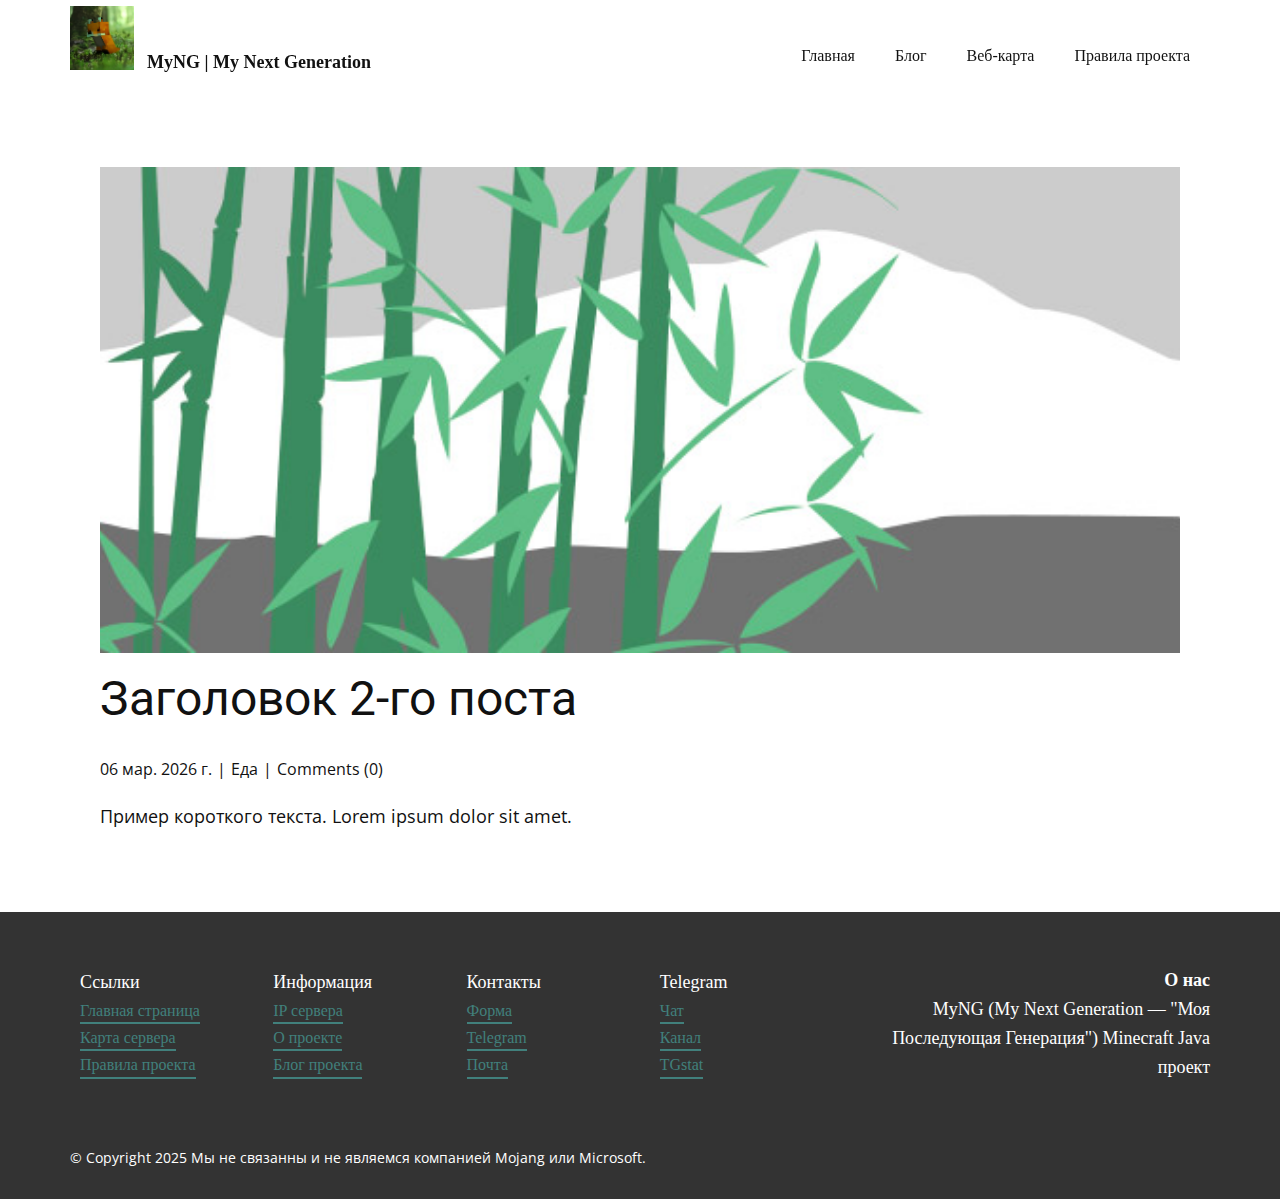
<file: blog/пост-1.html>
<!DOCTYPE html>
<html style="font-size: 16px;" lang="ru"><head>
    <meta name="viewport" content="width=device-width, initial-scale=1.0">
    <meta charset="utf-8">
    <meta name="keywords" content="Заголовок 1-го поста">
    <meta name="description" content="">
    <title>Заголовок 2-го поста</title>
    <link rel="stylesheet" href="../nicepage.css" media="screen">
<link rel="stylesheet" href="../Post-Template.css" media="screen">
    <script class="u-script" type="text/javascript" src="../jquery.js" defer=""></script>
    <script class="u-script" type="text/javascript" src="../nicepage.js" defer=""></script>
    <meta name="generator" content="Nicepage 8.3.6, nicepage.com">
    <link rel="icon" href="../images/favicon.jpg">
    
    
    
    <link id="u-page-google-font" rel="stylesheet" href="https://fonts.googleapis.com/css2?display=swap&amp;family=Roboto:ital,wght@0,100;0,200;0,300;0,400;0,500;0,600;0,700;0,800;0,900;1,100;1,200;1,300;1,400;1,500;1,600;1,700;1,800;1,900&amp;family=Open+Sans:ital,wght@0,300;0,400;0,500;0,600;0,700;0,800;1,300;1,400;1,500;1,600;1,700;1,800">
    <script type="application/ld+json">{
		"@context": "http://schema.org",
		"@type": "Organization",
		"name": "Site1",
		"logo": "images/server-icon1.png"
}</script>
    <meta name="theme-color" content="#478ac9">
  <script>
    (function() {
    function gdprConfirmed() {
        return true;
    }

    var added = false;
    var currentScript = document.currentScript;

    function insertHTML(html) {
        var container = document.createElement('div');
        container.innerHTML = html;
        container.querySelectorAll('script').forEach(s => {
            const ns = document.createElement('script');
            ns.async = s.async;
            if (s.src) {
                ns.src = s.src;
            } else {
                ns.textContent = s.textContent;
            }
            s.replaceWith(ns);
        });

            var fragment = document.createDocumentFragment();
            fragment.append(...container.childNodes);

            if (currentScript && currentScript.parentNode) {
                currentScript.after(fragment);
            }
    }

    window._npAddGAnalytics = function () {
        if (gdprConfirmed() && !added) {
            var gaBody = "<!-- Google Analytics -->\n    <gascript async src=\"https://www.googletagmanager.com/gtag/js?id=13701545154\"></gascript>\n    <gascript>\n        window.dataLayer = window.dataLayer || [];\n        function gtag(){dataLayer.push(arguments);}\n        gtag('js', new Date());\n        gtag('config', '13701545154');\n    </gascript>\n    <!-- End Google Analytics -->";
            var replacedBody = gaBody.replace(/gascript/g, 'script');
            insertHTML(replacedBody);
            added = true;
        }
    }

    window._npAddGAnalytics();
    })();
    </script><meta data-intl-tel-input-cdn-path="intlTelInput/"></head>
  <body data-path-to-root="./" data-include-products="false" class="u-body u-xl-mode" data-lang="ru"><header class="u-clearfix u-header u-sticky u-sticky-61bc u-header" id="header" data-animation-name="" data-animation-duration="0" data-animation-delay="0" data-animation-direction=""><div class="u-clearfix u-sheet u-valign-middle-lg u-valign-middle-sm u-sheet-1">
        <a href="#" class="u-image u-logo u-image-1" data-image-width="1080" data-image-height="1080">
          <img src="../images/server-icon1.png" class="u-logo-image u-logo-image-1">
        </a>
        <nav class="u-menu u-menu-one-level u-menu-open-right u-offcanvas u-menu-1" role="navigation" aria-label="Menu navigation">
          <div class="menu-collapse u-custom-font u-font-georgia" style="font-size: 1rem; letter-spacing: 0px;">
            <a class="u-button-style u-custom-left-right-menu-spacing u-custom-padding-bottom u-custom-text-active-color u-custom-text-hover-color u-custom-top-bottom-menu-spacing u-hamburger-link u-nav-link u-text-active-palette-4-light-1 u-text-hover-palette-4-dark-1" href="#" tabindex="-1" aria-label="Open menu" aria-controls="6876">
              <svg class="u-svg-link" viewBox="0 0 24 24"><use xlink:href="#menu-hamburger"></use></svg>
              <svg class="u-svg-content" version="1.1" id="menu-hamburger" viewBox="0 0 16 16" x="0px" y="0px" xmlns:xlink="http://www.w3.org/1999/xlink" xmlns="http://www.w3.org/2000/svg"><g><rect y="1" width="16" height="2"></rect><rect y="7" width="16" height="2"></rect><rect y="13" width="16" height="2"></rect>
</g></svg>
            </a>
          </div>
          <div class="u-custom-menu u-nav-container">
            <ul role="menubar" class="u-custom-font u-font-georgia u-nav u-unstyled u-nav-1"><li role="none" class="u-nav-item"><a tabindex="-1" role="menuitem" class="u-button-style u-nav-link u-text-active-palette-4-dark-2 u-text-hover-palette-4-dark-3 u-nav-link-2" href="../#home" data-page-id="203235623" aria-haspopup="true">Главная</a>
</li><li role="none" class="u-nav-item"><a tabindex="-1" role="menuitem" class="u-button-style u-nav-link u-text-active-palette-4-dark-2 u-text-hover-palette-4-dark-3 u-nav-link-2" href="https://blog.myng.ru/">Блог</a>
</li><li role="none" class="u-nav-item"><a tabindex="-1" role="menuitem" class="u-button-style u-nav-link u-text-active-palette-4-dark-2 u-text-hover-palette-4-dark-3 u-nav-link-2" href="https://map.myng.ru/" target="_blank">Веб-карта</a>
</li><li role="none" class="u-nav-item"><a tabindex="-1" role="menuitem" class="u-button-style u-nav-link u-text-active-palette-4-dark-2 u-text-hover-palette-4-dark-3 u-nav-link-2" href="https://blog.myng.ru/p/myng-my-next-generation.html" target="_blank">Правила проекта</a>
</li></ul>
          </div>
          <div class="u-custom-menu u-nav-container-collapse" id="6876" role="region" aria-label="Menu panel">
            <div class="u-container-style u-inner-container-layout u-opacity u-opacity-var u-palette-4-dark-3 u-sidenav u-sidenav-1">
              <div class="u-inner-container-layout u-sidenav-overflow">
                <div class="u-menu-close" tabindex="-1" aria-label="Close menu"></div>
                <ul class="u-align-center u-custom-font u-font-georgia u-nav u-popupmenu-items u-unstyled u-nav-2" role="menubar"><li role="none" class="u-nav-item"><a tabindex="-1" role="menuitem" class="u-button-style u-nav-link" href="../#home" data-page-id="203235623" aria-haspopup="true">Главная</a>
</li><li role="none" class="u-nav-item"><a tabindex="-1" role="menuitem" class="u-button-style u-nav-link" href="https://blog.myng.ru/">Блог</a>
</li><li role="none" class="u-nav-item"><a tabindex="-1" role="menuitem" class="u-button-style u-nav-link" href="https://map.myng.ru/" target="_blank">Веб-карта</a>
</li><li role="none" class="u-nav-item"><a tabindex="-1" role="menuitem" class="u-button-style u-nav-link" href="https://blog.myng.ru/p/myng-my-next-generation.html" target="_blank">Правила проекта</a>
</li></ul>
              </div>
            </div>
            <div class="u-black u-menu-overlay u-opacity u-opacity-var" style="--opacity: 0.5;"></div>
          </div>
        </nav>
        <p class="u-custom-font u-font-georgia u-text u-text-default u-text-1">MyNG | My Next Generation </p>
      </div><style class="u-sticky-style" data-style-id="61bc">.u-sticky-fixed.u-sticky-61bc, .u-body.u-sticky-fixed .u-sticky-61bc {
background-color: var(--color-var) !important; background-image: none !important; --color-var: #ffffff4d !important
}.u-sticky-fixed.u-sticky-61bc:before, .u-body.u-sticky-fixed .u-sticky-61bc:before {
background-color: unset !important
} .u-sticky-fixed.u-sticky-61bc .u-background-video, .u-body.u-sticky-fixed .u-sticky-61bc .u-background-video {
display: none !important
}</style></header>
    <section class="u-align-center u-clearfix u-section-1" id="block-2">
      <div class="u-clearfix u-sheet u-valign-middle-md u-valign-middle-sm u-valign-middle-xs u-sheet-1"><!--post_details--><!--post_details_options_json--><!--{"source":""}--><!--/post_details_options_json--><!--blog_post-->
        <div class="u-container-style u-expanded-width u-post-details u-post-details-1">
          <div class="u-container-layout u-valign-middle u-container-layout-1"><!--blog_post_image-->
            <img alt="" class="u-blog-control u-expanded-width u-image u-image-default lazyload u-image-1" data-src="../images/68f64b9d.jpeg" loading="lazy" src="../images/68f64b9d.jpeg"><!--/blog_post_image--><!--blog_post_header-->
            <h2 class="u-blog-control u-text u-text-1">Заголовок 2-го поста</h2><!--/blog_post_header--><!--blog_post_metadata-->
            <div class="u-blog-control u-metadata u-metadata-1"><!--blog_post_metadata_date--><span class="u-meta-date u-meta-icon">06 мар. 2026 г.</span><!--/blog_post_metadata_date--><!--blog_post_metadata_category--><span class="u-meta-category u-meta-icon"><a href="/blog/blog.html#/blog-1///1">Еда</a></span><!--/blog_post_metadata_category--><!--blog_post_metadata_comments--><span class="u-meta-comments u-meta-icon"><!--blog_post_metadata_comments_content-->Comments (0)<!--/blog_post_metadata_comments_content--></span><!--/blog_post_metadata_comments-->
            </div><!--/blog_post_metadata--><!--blog_post_content-->
            <div class="u-align-justify u-blog-control u-post-content u-text u-text-2 fr-view">
  <p>Пример короткого текста. Lorem ipsum dolor sit amet.</p>
  </div><!--/blog_post_content-->
          </div>
        </div><!--/blog_post--><!--/post_details-->
      </div>
    </section>
    
    
    
    <footer class="u-align-center u-clearfix u-container-align-center u-container-align-center-xl u-footer u-grey-80 u-footer" id="footer"><div class="u-clearfix u-sheet u-sheet-1">
        <div class="u-list u-list-1">
          <div class="u-repeater u-repeater-1">
            <div class="u-container-style u-list-item u-repeater-item">
              <div class="u-container-layout u-similar-container u-container-layout-1">
                <p class="u-align-left u-custom-font u-custom-item u-font-georgia u-text u-text-1">Ссылки</p>
                <a href="../#home" data-page-id="203235623" class="u-active-none u-align-left u-border-2 u-border-no-left u-border-no-right u-border-no-top u-border-palette-4-dark-2 u-btn u-button-style u-custom-font u-custom-item u-font-georgia u-hover-none u-none u-btn-1">Главная страница<br>
                </a>
                <a href="https://map.myng.ru/" class="u-active-none u-border-2 u-border-no-left u-border-no-right u-border-no-top u-border-palette-4-dark-2 u-btn u-button-style u-custom-font u-custom-item u-font-georgia u-hover-none u-none u-btn-2" target="_blank">Карта сервера</a>
                <a href="https://blog.myng.ru/p/myng-my-next-generation.html" class="u-active-none u-border-2 u-border-no-left u-border-no-right u-border-no-top u-border-palette-4-dark-2 u-btn u-button-style u-custom-font u-custom-item u-font-georgia u-hover-none u-none u-btn-3">Правила проекта </a>
              </div>
            </div>
            <div class="u-container-style u-list-item u-repeater-item">
              <div class="u-container-layout u-similar-container u-container-layout-2">
                <p class="u-align-left u-custom-font u-custom-item u-font-georgia u-text u-text-2">Информация</p>
                <a href="https://myng.ru/" class="u-active-none u-align-left u-border-2 u-border-no-left u-border-no-right u-border-no-top u-border-palette-4-dark-2 u-btn u-button-style u-custom-font u-custom-item u-font-georgia u-hover-none u-none u-btn-4">IP сервера<br>
                </a>
                <a href="../#promo" data-page-id="203235623" class="u-active-none u-border-2 u-border-no-left u-border-no-right u-border-no-top u-border-palette-4-dark-2 u-btn u-button-style u-custom-font u-custom-item u-font-georgia u-hover-none u-none u-btn-5" target="_blank">О проекте </a>
                <a href="https://blog.myng.ru/" class="u-active-none u-border-2 u-border-no-left u-border-no-right u-border-no-top u-border-palette-4-dark-2 u-btn u-button-style u-custom-font u-custom-item u-font-georgia u-hover-none u-none u-btn-6" target="_blank">Блог проекта </a>
              </div>
            </div>
            <div class="u-container-style u-list-item u-repeater-item">
              <div class="u-container-layout u-similar-container u-container-layout-3">
                <p class="u-align-left u-custom-font u-custom-item u-font-georgia u-text u-text-3">Контакты</p>
                <a href="https://nynextgeneration.aidaform.com/whitelist" class="u-active-none u-align-left u-border-2 u-border-no-left u-border-no-right u-border-no-top u-border-palette-4-dark-2 u-btn u-button-style u-custom-font u-custom-item u-font-georgia u-hover-none u-none u-btn-7">Форма </a>
                <a href="https://t.me/FoxerProxy" class="u-active-none u-border-2 u-border-no-left u-border-no-right u-border-no-top u-border-palette-4-dark-2 u-btn u-button-style u-custom-font u-custom-item u-font-georgia u-hover-none u-none u-btn-8" target="_blank">Telegram </a>
                <a href="mailto:support@myng.ru" class="u-active-none u-border-2 u-border-no-left u-border-no-right u-border-no-top u-border-palette-4-dark-2 u-btn u-button-style u-custom-font u-custom-item u-font-georgia u-hover-none u-none u-btn-9">Почта </a>
              </div>
            </div>
            <div class="u-container-style u-list-item u-repeater-item">
              <div class="u-container-layout u-similar-container u-container-layout-4">
                <p class="u-align-left u-custom-font u-custom-item u-font-georgia u-text u-text-4">Telegram</p>
                <a href="https://t.me/MyNGChat" class="u-active-none u-align-left u-border-2 u-border-no-left u-border-no-right u-border-no-top u-border-palette-4-dark-2 u-btn u-button-style u-custom-font u-custom-item u-font-georgia u-hover-none u-none u-btn-10" target="_blank">Чат </a>
                <a href="https://t.me/MyNGcraft" class="u-active-none u-border-2 u-border-no-left u-border-no-right u-border-no-top u-border-palette-4-dark-2 u-btn u-button-style u-custom-font u-custom-item u-font-georgia u-hover-none u-none u-btn-11" target="_blank">Канал </a>
                <a href="https://tgstat.ru/channel/@MyNGcraft/" class="u-active-none u-border-2 u-border-no-left u-border-no-right u-border-no-top u-border-palette-4-dark-2 u-btn u-button-style u-custom-font u-custom-item u-font-georgia u-hover-none u-none u-btn-12">TGstat </a>
              </div>
            </div>
          </div>
        </div>
        <h6 class="u-align-right u-custom-font u-font-georgia u-headline u-text u-text-default u-text-5">
          <a href="/">О нас</a>
        </h6>
        <p class="u-align-right u-custom-font u-font-georgia u-text u-text-6">MyNG (My Next Generation — "Моя Последующая Генерация") Minecraft Java проект</p>
        <p class="u-align-left u-small-text u-text u-text-variant u-text-7"> © Copyright 2025&nbsp;Мы не связанны и не являемся компанией Mojang или Microsoft.</p>
      </div></footer>
  
</body></html>
</file>
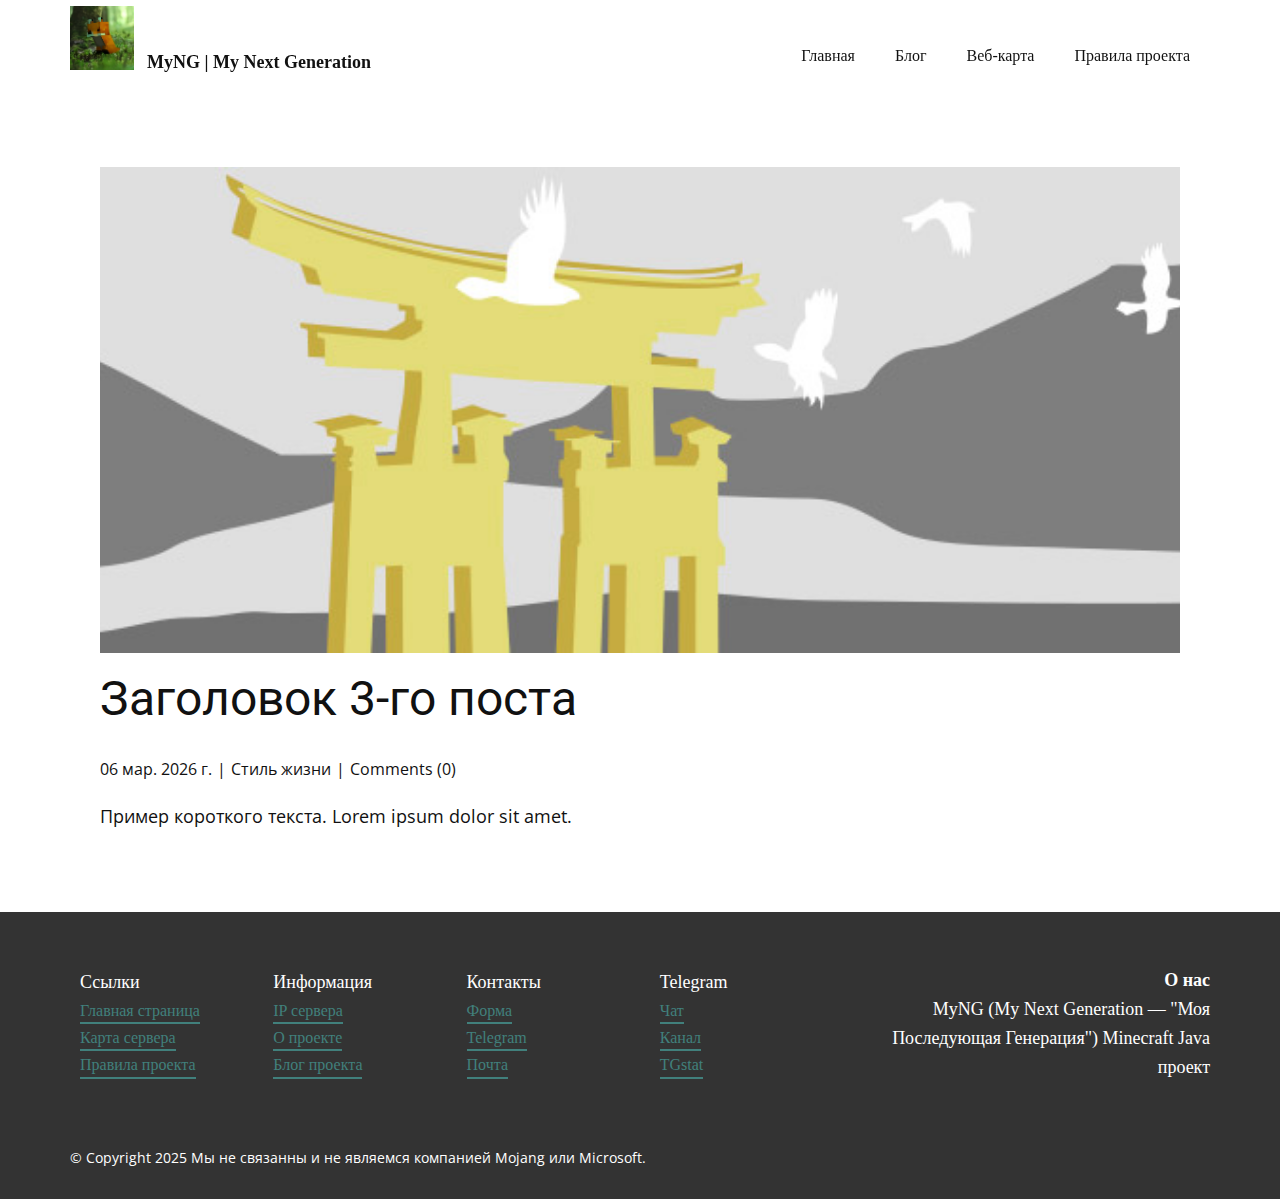
<file: blog/пост-2.html>
<!DOCTYPE html>
<html style="font-size: 16px;" lang="ru"><head>
    <meta name="viewport" content="width=device-width, initial-scale=1.0">
    <meta charset="utf-8">
    <meta name="keywords" content="Заголовок 1-го поста">
    <meta name="description" content="">
    <title>Заголовок 3-го поста</title>
    <link rel="stylesheet" href="../nicepage.css" media="screen">
<link rel="stylesheet" href="../Post-Template.css" media="screen">
    <script class="u-script" type="text/javascript" src="../jquery.js" defer=""></script>
    <script class="u-script" type="text/javascript" src="../nicepage.js" defer=""></script>
    <meta name="generator" content="Nicepage 8.3.6, nicepage.com">
    <link rel="icon" href="../images/favicon.jpg">
    
    
    
    <link id="u-page-google-font" rel="stylesheet" href="https://fonts.googleapis.com/css2?display=swap&amp;family=Roboto:ital,wght@0,100;0,200;0,300;0,400;0,500;0,600;0,700;0,800;0,900;1,100;1,200;1,300;1,400;1,500;1,600;1,700;1,800;1,900&amp;family=Open+Sans:ital,wght@0,300;0,400;0,500;0,600;0,700;0,800;1,300;1,400;1,500;1,600;1,700;1,800">
    <script type="application/ld+json">{
		"@context": "http://schema.org",
		"@type": "Organization",
		"name": "Site1",
		"logo": "images/server-icon1.png"
}</script>
    <meta name="theme-color" content="#478ac9">
  <script>
    (function() {
    function gdprConfirmed() {
        return true;
    }

    var added = false;
    var currentScript = document.currentScript;

    function insertHTML(html) {
        var container = document.createElement('div');
        container.innerHTML = html;
        container.querySelectorAll('script').forEach(s => {
            const ns = document.createElement('script');
            ns.async = s.async;
            if (s.src) {
                ns.src = s.src;
            } else {
                ns.textContent = s.textContent;
            }
            s.replaceWith(ns);
        });

            var fragment = document.createDocumentFragment();
            fragment.append(...container.childNodes);

            if (currentScript && currentScript.parentNode) {
                currentScript.after(fragment);
            }
    }

    window._npAddGAnalytics = function () {
        if (gdprConfirmed() && !added) {
            var gaBody = "<!-- Google Analytics -->\n    <gascript async src=\"https://www.googletagmanager.com/gtag/js?id=13701545154\"></gascript>\n    <gascript>\n        window.dataLayer = window.dataLayer || [];\n        function gtag(){dataLayer.push(arguments);}\n        gtag('js', new Date());\n        gtag('config', '13701545154');\n    </gascript>\n    <!-- End Google Analytics -->";
            var replacedBody = gaBody.replace(/gascript/g, 'script');
            insertHTML(replacedBody);
            added = true;
        }
    }

    window._npAddGAnalytics();
    })();
    </script><meta data-intl-tel-input-cdn-path="intlTelInput/"></head>
  <body data-path-to-root="./" data-include-products="false" class="u-body u-xl-mode" data-lang="ru"><header class="u-clearfix u-header u-sticky u-sticky-61bc u-header" id="header" data-animation-name="" data-animation-duration="0" data-animation-delay="0" data-animation-direction=""><div class="u-clearfix u-sheet u-valign-middle-lg u-valign-middle-sm u-sheet-1">
        <a href="#" class="u-image u-logo u-image-1" data-image-width="1080" data-image-height="1080">
          <img src="../images/server-icon1.png" class="u-logo-image u-logo-image-1">
        </a>
        <nav class="u-menu u-menu-one-level u-menu-open-right u-offcanvas u-menu-1" role="navigation" aria-label="Menu navigation">
          <div class="menu-collapse u-custom-font u-font-georgia" style="font-size: 1rem; letter-spacing: 0px;">
            <a class="u-button-style u-custom-left-right-menu-spacing u-custom-padding-bottom u-custom-text-active-color u-custom-text-hover-color u-custom-top-bottom-menu-spacing u-hamburger-link u-nav-link u-text-active-palette-4-light-1 u-text-hover-palette-4-dark-1" href="#" tabindex="-1" aria-label="Open menu" aria-controls="6876">
              <svg class="u-svg-link" viewBox="0 0 24 24"><use xlink:href="#menu-hamburger"></use></svg>
              <svg class="u-svg-content" version="1.1" id="menu-hamburger" viewBox="0 0 16 16" x="0px" y="0px" xmlns:xlink="http://www.w3.org/1999/xlink" xmlns="http://www.w3.org/2000/svg"><g><rect y="1" width="16" height="2"></rect><rect y="7" width="16" height="2"></rect><rect y="13" width="16" height="2"></rect>
</g></svg>
            </a>
          </div>
          <div class="u-custom-menu u-nav-container">
            <ul role="menubar" class="u-custom-font u-font-georgia u-nav u-unstyled u-nav-1"><li role="none" class="u-nav-item"><a tabindex="-1" role="menuitem" class="u-button-style u-nav-link u-text-active-palette-4-dark-2 u-text-hover-palette-4-dark-3 u-nav-link-2" href="../#home" data-page-id="203235623" aria-haspopup="true">Главная</a>
</li><li role="none" class="u-nav-item"><a tabindex="-1" role="menuitem" class="u-button-style u-nav-link u-text-active-palette-4-dark-2 u-text-hover-palette-4-dark-3 u-nav-link-2" href="https://blog.myng.ru/">Блог</a>
</li><li role="none" class="u-nav-item"><a tabindex="-1" role="menuitem" class="u-button-style u-nav-link u-text-active-palette-4-dark-2 u-text-hover-palette-4-dark-3 u-nav-link-2" href="https://map.myng.ru/" target="_blank">Веб-карта</a>
</li><li role="none" class="u-nav-item"><a tabindex="-1" role="menuitem" class="u-button-style u-nav-link u-text-active-palette-4-dark-2 u-text-hover-palette-4-dark-3 u-nav-link-2" href="https://blog.myng.ru/p/myng-my-next-generation.html" target="_blank">Правила проекта</a>
</li></ul>
          </div>
          <div class="u-custom-menu u-nav-container-collapse" id="6876" role="region" aria-label="Menu panel">
            <div class="u-container-style u-inner-container-layout u-opacity u-opacity-var u-palette-4-dark-3 u-sidenav u-sidenav-1">
              <div class="u-inner-container-layout u-sidenav-overflow">
                <div class="u-menu-close" tabindex="-1" aria-label="Close menu"></div>
                <ul class="u-align-center u-custom-font u-font-georgia u-nav u-popupmenu-items u-unstyled u-nav-2" role="menubar"><li role="none" class="u-nav-item"><a tabindex="-1" role="menuitem" class="u-button-style u-nav-link" href="../#home" data-page-id="203235623" aria-haspopup="true">Главная</a>
</li><li role="none" class="u-nav-item"><a tabindex="-1" role="menuitem" class="u-button-style u-nav-link" href="https://blog.myng.ru/">Блог</a>
</li><li role="none" class="u-nav-item"><a tabindex="-1" role="menuitem" class="u-button-style u-nav-link" href="https://map.myng.ru/" target="_blank">Веб-карта</a>
</li><li role="none" class="u-nav-item"><a tabindex="-1" role="menuitem" class="u-button-style u-nav-link" href="https://blog.myng.ru/p/myng-my-next-generation.html" target="_blank">Правила проекта</a>
</li></ul>
              </div>
            </div>
            <div class="u-black u-menu-overlay u-opacity u-opacity-var" style="--opacity: 0.5;"></div>
          </div>
        </nav>
        <p class="u-custom-font u-font-georgia u-text u-text-default u-text-1">MyNG | My Next Generation </p>
      </div><style class="u-sticky-style" data-style-id="61bc">.u-sticky-fixed.u-sticky-61bc, .u-body.u-sticky-fixed .u-sticky-61bc {
background-color: var(--color-var) !important; background-image: none !important; --color-var: #ffffff4d !important
}.u-sticky-fixed.u-sticky-61bc:before, .u-body.u-sticky-fixed .u-sticky-61bc:before {
background-color: unset !important
} .u-sticky-fixed.u-sticky-61bc .u-background-video, .u-body.u-sticky-fixed .u-sticky-61bc .u-background-video {
display: none !important
}</style></header>
    <section class="u-align-center u-clearfix u-section-1" id="block-2">
      <div class="u-clearfix u-sheet u-valign-middle-md u-valign-middle-sm u-valign-middle-xs u-sheet-1"><!--post_details--><!--post_details_options_json--><!--{"source":""}--><!--/post_details_options_json--><!--blog_post-->
        <div class="u-container-style u-expanded-width u-post-details u-post-details-1">
          <div class="u-container-layout u-valign-middle u-container-layout-1"><!--blog_post_image-->
            <img alt="" class="u-blog-control u-expanded-width u-image u-image-default lazyload u-image-1" data-src="../images/8ad73f3c.jpeg" loading="lazy" src="../images/8ad73f3c.jpeg"><!--/blog_post_image--><!--blog_post_header-->
            <h2 class="u-blog-control u-text u-text-1">Заголовок 3-го поста</h2><!--/blog_post_header--><!--blog_post_metadata-->
            <div class="u-blog-control u-metadata u-metadata-1"><!--blog_post_metadata_date--><span class="u-meta-date u-meta-icon">06 мар. 2026 г.</span><!--/blog_post_metadata_date--><!--blog_post_metadata_category--><span class="u-meta-category u-meta-icon"><a href="/blog/blog.html#/blog-1///3">Стиль жизни</a></span><!--/blog_post_metadata_category--><!--blog_post_metadata_comments--><span class="u-meta-comments u-meta-icon"><!--blog_post_metadata_comments_content-->Comments (0)<!--/blog_post_metadata_comments_content--></span><!--/blog_post_metadata_comments-->
            </div><!--/blog_post_metadata--><!--blog_post_content-->
            <div class="u-align-justify u-blog-control u-post-content u-text u-text-2 fr-view">
  <p>Пример короткого текста. Lorem ipsum dolor sit amet.</p>
  </div><!--/blog_post_content-->
          </div>
        </div><!--/blog_post--><!--/post_details-->
      </div>
    </section>
    
    
    
    <footer class="u-align-center u-clearfix u-container-align-center u-container-align-center-xl u-footer u-grey-80 u-footer" id="footer"><div class="u-clearfix u-sheet u-sheet-1">
        <div class="u-list u-list-1">
          <div class="u-repeater u-repeater-1">
            <div class="u-container-style u-list-item u-repeater-item">
              <div class="u-container-layout u-similar-container u-container-layout-1">
                <p class="u-align-left u-custom-font u-custom-item u-font-georgia u-text u-text-1">Ссылки</p>
                <a href="../#home" data-page-id="203235623" class="u-active-none u-align-left u-border-2 u-border-no-left u-border-no-right u-border-no-top u-border-palette-4-dark-2 u-btn u-button-style u-custom-font u-custom-item u-font-georgia u-hover-none u-none u-btn-1">Главная страница<br>
                </a>
                <a href="https://map.myng.ru/" class="u-active-none u-border-2 u-border-no-left u-border-no-right u-border-no-top u-border-palette-4-dark-2 u-btn u-button-style u-custom-font u-custom-item u-font-georgia u-hover-none u-none u-btn-2" target="_blank">Карта сервера</a>
                <a href="https://blog.myng.ru/p/myng-my-next-generation.html" class="u-active-none u-border-2 u-border-no-left u-border-no-right u-border-no-top u-border-palette-4-dark-2 u-btn u-button-style u-custom-font u-custom-item u-font-georgia u-hover-none u-none u-btn-3">Правила проекта </a>
              </div>
            </div>
            <div class="u-container-style u-list-item u-repeater-item">
              <div class="u-container-layout u-similar-container u-container-layout-2">
                <p class="u-align-left u-custom-font u-custom-item u-font-georgia u-text u-text-2">Информация</p>
                <a href="https://myng.ru/" class="u-active-none u-align-left u-border-2 u-border-no-left u-border-no-right u-border-no-top u-border-palette-4-dark-2 u-btn u-button-style u-custom-font u-custom-item u-font-georgia u-hover-none u-none u-btn-4">IP сервера<br>
                </a>
                <a href="../#promo" data-page-id="203235623" class="u-active-none u-border-2 u-border-no-left u-border-no-right u-border-no-top u-border-palette-4-dark-2 u-btn u-button-style u-custom-font u-custom-item u-font-georgia u-hover-none u-none u-btn-5" target="_blank">О проекте </a>
                <a href="https://blog.myng.ru/" class="u-active-none u-border-2 u-border-no-left u-border-no-right u-border-no-top u-border-palette-4-dark-2 u-btn u-button-style u-custom-font u-custom-item u-font-georgia u-hover-none u-none u-btn-6" target="_blank">Блог проекта </a>
              </div>
            </div>
            <div class="u-container-style u-list-item u-repeater-item">
              <div class="u-container-layout u-similar-container u-container-layout-3">
                <p class="u-align-left u-custom-font u-custom-item u-font-georgia u-text u-text-3">Контакты</p>
                <a href="https://nynextgeneration.aidaform.com/whitelist" class="u-active-none u-align-left u-border-2 u-border-no-left u-border-no-right u-border-no-top u-border-palette-4-dark-2 u-btn u-button-style u-custom-font u-custom-item u-font-georgia u-hover-none u-none u-btn-7">Форма </a>
                <a href="https://t.me/FoxerProxy" class="u-active-none u-border-2 u-border-no-left u-border-no-right u-border-no-top u-border-palette-4-dark-2 u-btn u-button-style u-custom-font u-custom-item u-font-georgia u-hover-none u-none u-btn-8" target="_blank">Telegram </a>
                <a href="mailto:support@myng.ru" class="u-active-none u-border-2 u-border-no-left u-border-no-right u-border-no-top u-border-palette-4-dark-2 u-btn u-button-style u-custom-font u-custom-item u-font-georgia u-hover-none u-none u-btn-9">Почта </a>
              </div>
            </div>
            <div class="u-container-style u-list-item u-repeater-item">
              <div class="u-container-layout u-similar-container u-container-layout-4">
                <p class="u-align-left u-custom-font u-custom-item u-font-georgia u-text u-text-4">Telegram</p>
                <a href="https://t.me/MyNGChat" class="u-active-none u-align-left u-border-2 u-border-no-left u-border-no-right u-border-no-top u-border-palette-4-dark-2 u-btn u-button-style u-custom-font u-custom-item u-font-georgia u-hover-none u-none u-btn-10" target="_blank">Чат </a>
                <a href="https://t.me/MyNGcraft" class="u-active-none u-border-2 u-border-no-left u-border-no-right u-border-no-top u-border-palette-4-dark-2 u-btn u-button-style u-custom-font u-custom-item u-font-georgia u-hover-none u-none u-btn-11" target="_blank">Канал </a>
                <a href="https://tgstat.ru/channel/@MyNGcraft/" class="u-active-none u-border-2 u-border-no-left u-border-no-right u-border-no-top u-border-palette-4-dark-2 u-btn u-button-style u-custom-font u-custom-item u-font-georgia u-hover-none u-none u-btn-12">TGstat </a>
              </div>
            </div>
          </div>
        </div>
        <h6 class="u-align-right u-custom-font u-font-georgia u-headline u-text u-text-default u-text-5">
          <a href="/">О нас</a>
        </h6>
        <p class="u-align-right u-custom-font u-font-georgia u-text u-text-6">MyNG (My Next Generation — "Моя Последующая Генерация") Minecraft Java проект</p>
        <p class="u-align-left u-small-text u-text u-text-variant u-text-7"> © Copyright 2025&nbsp;Мы не связанны и не являемся компанией Mojang или Microsoft.</p>
      </div></footer>
  
</body></html>
</file>
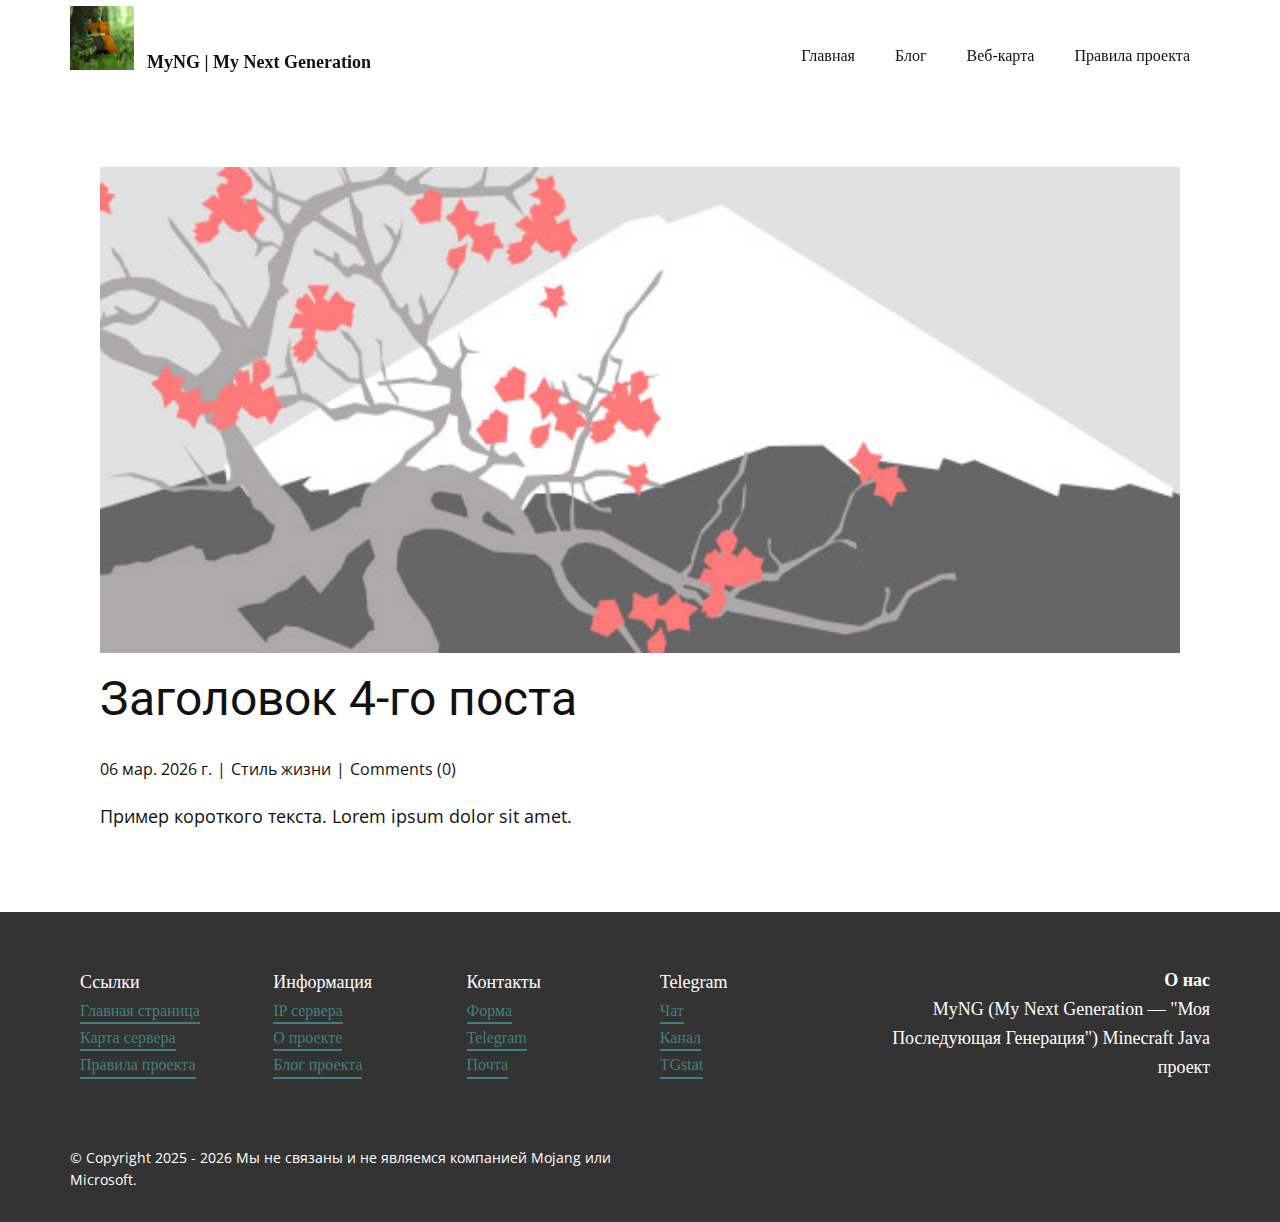
<file: blog/пост-3.html>
<!DOCTYPE html>
<html style="font-size: 16px;" lang="ru"><head>
    <meta name="viewport" content="width=device-width, initial-scale=1.0">
    <meta charset="utf-8">
    <meta name="keywords" content="Заголовок 1-го поста">
    <meta name="description" content="">
    <title>Заголовок 4-го поста</title>
    <link rel="stylesheet" href="../nicepage.css" media="screen">
<link rel="stylesheet" href="../Post-Template.css" media="screen">
    <script class="u-script" type="text/javascript" src="../jquery.js" defer=""></script>
    <script class="u-script" type="text/javascript" src="../nicepage.js" defer=""></script>
    <meta name="generator" content="Nicepage 8.3.6, nicepage.com">
    <link rel="icon" href="../images/favicon.jpg">
    
    
    
    <link id="u-page-google-font" rel="stylesheet" href="https://fonts.googleapis.com/css2?display=swap&amp;family=Roboto:ital,wght@0,100;0,200;0,300;0,400;0,500;0,600;0,700;0,800;0,900;1,100;1,200;1,300;1,400;1,500;1,600;1,700;1,800;1,900&amp;family=Open+Sans:ital,wght@0,300;0,400;0,500;0,600;0,700;0,800;1,300;1,400;1,500;1,600;1,700;1,800">
    <script type="application/ld+json">{
		"@context": "http://schema.org",
		"@type": "Organization",
		"name": "Site1",
		"logo": "images/server-icon1.png"
}</script>
    <meta name="theme-color" content="#478ac9">
  <script>
    (function() {
    function gdprConfirmed() {
        return true;
    }

    var added = false;
    var currentScript = document.currentScript;

    function insertHTML(html) {
        var container = document.createElement('div');
        container.innerHTML = html;
        container.querySelectorAll('script').forEach(s => {
            const ns = document.createElement('script');
            ns.async = s.async;
            if (s.src) {
                ns.src = s.src;
            } else {
                ns.textContent = s.textContent;
            }
            s.replaceWith(ns);
        });

            var fragment = document.createDocumentFragment();
            fragment.append(...container.childNodes);

            if (currentScript && currentScript.parentNode) {
                currentScript.after(fragment);
            }
    }

    window._npAddGAnalytics = function () {
        if (gdprConfirmed() && !added) {
            var gaBody = "<!-- Google Analytics -->\n    <gascript async src=\"https://www.googletagmanager.com/gtag/js?id=G-DV2XQYVEGB\"></gascript>\n    <gascript>\n        window.dataLayer = window.dataLayer || [];\n        function gtag(){dataLayer.push(arguments);}\n        gtag('js', new Date());\n        gtag('config', 'G-DV2XQYVEGB');\n    </gascript>\n    <!-- End Google Analytics -->";
            var replacedBody = gaBody.replace(/gascript/g, 'script');
            insertHTML(replacedBody);
            added = true;
        }
    }

    window._npAddGAnalytics();
    })();
    </script><meta data-intl-tel-input-cdn-path="intlTelInput/"></head>
  <body data-path-to-root="./" data-include-products="false" class="u-body u-xl-mode" data-lang="ru"><header class="u-clearfix u-header u-sticky u-sticky-61bc u-header" id="header" data-animation-name="" data-animation-duration="0" data-animation-delay="0" data-animation-direction=""><div class="u-clearfix u-sheet u-valign-middle-lg u-valign-middle-sm u-sheet-1">
        <a href="#" class="u-image u-logo u-image-1" data-image-width="1080" data-image-height="1080">
          <img src="../images/server-icon1.png" class="u-logo-image u-logo-image-1">
        </a>
        <nav class="u-menu u-menu-one-level u-menu-open-right u-offcanvas u-menu-1" role="navigation" aria-label="Menu navigation">
          <div class="menu-collapse u-custom-font u-font-georgia" style="font-size: 1rem; letter-spacing: 0px;">
            <a class="u-button-style u-custom-left-right-menu-spacing u-custom-padding-bottom u-custom-text-active-color u-custom-text-hover-color u-custom-top-bottom-menu-spacing u-hamburger-link u-nav-link u-text-active-palette-4-light-1 u-text-hover-palette-4-dark-1" href="#" tabindex="-1" aria-label="Open menu" aria-controls="6876">
              <svg class="u-svg-link" viewBox="0 0 24 24"><use xlink:href="#menu-hamburger"></use></svg>
              <svg class="u-svg-content" version="1.1" id="menu-hamburger" viewBox="0 0 16 16" x="0px" y="0px" xmlns:xlink="http://www.w3.org/1999/xlink" xmlns="http://www.w3.org/2000/svg"><g><rect y="1" width="16" height="2"></rect><rect y="7" width="16" height="2"></rect><rect y="13" width="16" height="2"></rect>
</g></svg>
            </a>
          </div>
          <div class="u-custom-menu u-nav-container">
            <ul role="menubar" class="u-custom-font u-font-georgia u-nav u-unstyled u-nav-1"><li role="none" class="u-nav-item"><a tabindex="-1" role="menuitem" class="u-button-style u-nav-link u-text-active-palette-4-dark-2 u-text-hover-palette-4-dark-3 u-nav-link-2" href="../#home" data-page-id="203235623" aria-haspopup="true">Главная</a>
</li><li role="none" class="u-nav-item"><a tabindex="-1" role="menuitem" class="u-button-style u-nav-link u-text-active-palette-4-dark-2 u-text-hover-palette-4-dark-3 u-nav-link-2" href="https://blog.myng.ru/">Блог</a>
</li><li role="none" class="u-nav-item"><a tabindex="-1" role="menuitem" class="u-button-style u-nav-link u-text-active-palette-4-dark-2 u-text-hover-palette-4-dark-3 u-nav-link-2" href="https://map.myng.ru/" target="_blank">Веб-карта</a>
</li><li role="none" class="u-nav-item"><a tabindex="-1" role="menuitem" class="u-button-style u-nav-link u-text-active-palette-4-dark-2 u-text-hover-palette-4-dark-3 u-nav-link-2" href="https://blog.myng.ru/p/myng-my-next-generation.html" target="_blank">Правила проекта</a>
</li></ul>
          </div>
          <div class="u-custom-menu u-nav-container-collapse" id="6876" role="region" aria-label="Menu panel">
            <div class="u-container-style u-inner-container-layout u-opacity u-opacity-var u-palette-4-dark-3 u-sidenav u-sidenav-1">
              <div class="u-inner-container-layout u-sidenav-overflow">
                <div class="u-menu-close" tabindex="-1" aria-label="Close menu"></div>
                <ul class="u-align-center u-custom-font u-font-georgia u-nav u-popupmenu-items u-unstyled u-nav-2" role="menubar"><li role="none" class="u-nav-item"><a tabindex="-1" role="menuitem" class="u-button-style u-nav-link" href="../#home" data-page-id="203235623" aria-haspopup="true">Главная</a>
</li><li role="none" class="u-nav-item"><a tabindex="-1" role="menuitem" class="u-button-style u-nav-link" href="https://blog.myng.ru/">Блог</a>
</li><li role="none" class="u-nav-item"><a tabindex="-1" role="menuitem" class="u-button-style u-nav-link" href="https://map.myng.ru/" target="_blank">Веб-карта</a>
</li><li role="none" class="u-nav-item"><a tabindex="-1" role="menuitem" class="u-button-style u-nav-link" href="https://blog.myng.ru/p/myng-my-next-generation.html" target="_blank">Правила проекта</a>
</li></ul>
              </div>
            </div>
            <div class="u-black u-menu-overlay u-opacity u-opacity-var" style="--opacity: 0.5;"></div>
          </div>
        </nav>
        <p class="u-custom-font u-font-georgia u-text u-text-default u-text-1">MyNG | My Next Generation </p>
      </div><style class="u-sticky-style" data-style-id="61bc">.u-sticky-fixed.u-sticky-61bc, .u-body.u-sticky-fixed .u-sticky-61bc {
background-color: var(--color-var) !important; background-image: none !important; --color-var: #ffffff4d !important
}.u-sticky-fixed.u-sticky-61bc:before, .u-body.u-sticky-fixed .u-sticky-61bc:before {
background-color: unset !important
} .u-sticky-fixed.u-sticky-61bc .u-background-video, .u-body.u-sticky-fixed .u-sticky-61bc .u-background-video {
display: none !important
}</style></header>
    <section class="u-align-center u-clearfix u-section-1" id="block-2">
      <div class="u-clearfix u-sheet u-valign-middle-md u-valign-middle-sm u-valign-middle-xs u-sheet-1"><!--post_details--><!--post_details_options_json--><!--{"source":""}--><!--/post_details_options_json--><!--blog_post-->
        <div class="u-container-style u-expanded-width u-post-details u-post-details-1">
          <div class="u-container-layout u-valign-middle u-container-layout-1"><!--blog_post_image-->
            <img alt="" class="u-blog-control u-expanded-width u-image u-image-default lazyload u-image-1" data-src="../images/0fd3416c.jpeg" loading="lazy" src="../images/0fd3416c.jpeg"><!--/blog_post_image--><!--blog_post_header-->
            <h2 class="u-blog-control u-text u-text-1">Заголовок 4-го поста</h2><!--/blog_post_header--><!--blog_post_metadata-->
            <div class="u-blog-control u-metadata u-metadata-1"><!--blog_post_metadata_date--><span class="u-meta-date u-meta-icon">06 мар. 2026 г.</span><!--/blog_post_metadata_date--><!--blog_post_metadata_category--><span class="u-meta-category u-meta-icon"><a href="/blog/blog.html#/blog-1///3">Стиль жизни</a></span><!--/blog_post_metadata_category--><!--blog_post_metadata_comments--><span class="u-meta-comments u-meta-icon"><!--blog_post_metadata_comments_content-->Comments (0)<!--/blog_post_metadata_comments_content--></span><!--/blog_post_metadata_comments-->
            </div><!--/blog_post_metadata--><!--blog_post_content-->
            <div class="u-align-justify u-blog-control u-post-content u-text u-text-2 fr-view">
  <p>Пример короткого текста. Lorem ipsum dolor sit amet.</p>
  </div><!--/blog_post_content-->
          </div>
        </div><!--/blog_post--><!--/post_details-->
      </div>
    </section>
    
    
    
    <footer class="u-align-center u-clearfix u-container-align-center u-footer u-grey-80 u-footer" id="footer"><div class="u-clearfix u-sheet u-sheet-1">
        <div class="u-list u-list-1">
          <div class="u-repeater u-repeater-1">
            <div class="u-container-style u-list-item u-repeater-item">
              <div class="u-container-layout u-similar-container u-container-layout-1">
                <p class="u-align-left u-custom-font u-custom-item u-font-georgia u-text u-text-1">Ссылки</p>
                <a href="../#home" data-page-id="203235623" class="u-active-none u-align-left u-border-2 u-border-no-left u-border-no-right u-border-no-top u-border-palette-4-dark-2 u-btn u-button-style u-custom-font u-custom-item u-font-georgia u-hover-none u-none u-btn-1">Главная страница<br>
                </a>
                <a href="https://map.myng.ru/" class="u-active-none u-border-2 u-border-no-left u-border-no-right u-border-no-top u-border-palette-4-dark-2 u-btn u-button-style u-custom-font u-custom-item u-font-georgia u-hover-none u-none u-btn-2" target="_blank">Карта сервера</a>
                <a href="https://blog.myng.ru/p/myng-my-next-generation.html" class="u-active-none u-border-2 u-border-no-left u-border-no-right u-border-no-top u-border-palette-4-dark-2 u-btn u-button-style u-custom-font u-custom-item u-font-georgia u-hover-none u-none u-btn-3">Правила проекта </a>
              </div>
            </div>
            <div class="u-container-style u-list-item u-repeater-item">
              <div class="u-container-layout u-similar-container u-container-layout-2">
                <p class="u-align-left u-custom-font u-custom-item u-font-georgia u-text u-text-2">Информация</p>
                <a href="../#ip" data-page-id="203235623" class="u-active-none u-align-left u-border-2 u-border-no-left u-border-no-right u-border-no-top u-border-palette-4-dark-2 u-btn u-button-style u-custom-font u-custom-item u-font-georgia u-hover-none u-none u-btn-4">IP сервера<br>
                </a>
                <a href="../#promo" data-page-id="203235623" class="u-active-none u-border-2 u-border-no-left u-border-no-right u-border-no-top u-border-palette-4-dark-2 u-btn u-button-style u-custom-font u-custom-item u-font-georgia u-hover-none u-none u-btn-5" target="_blank">О проекте </a>
                <a href="https://blog.myng.ru/" class="u-active-none u-border-2 u-border-no-left u-border-no-right u-border-no-top u-border-palette-4-dark-2 u-btn u-button-style u-custom-font u-custom-item u-font-georgia u-hover-none u-none u-btn-6" target="_blank">Блог проекта </a>
              </div>
            </div>
            <div class="u-container-style u-list-item u-repeater-item">
              <div class="u-container-layout u-similar-container u-container-layout-3">
                <p class="u-align-left u-custom-font u-custom-item u-font-georgia u-text u-text-3">Контакты</p>
                <a href="https://nynextgeneration.aidaform.com/whitelist" class="u-active-none u-align-left u-border-2 u-border-no-left u-border-no-right u-border-no-top u-border-palette-4-dark-2 u-btn u-button-style u-custom-font u-custom-item u-font-georgia u-hover-none u-none u-btn-7">Форма </a>
                <a href="https://t.me/FoxerProxy" class="u-active-none u-border-2 u-border-no-left u-border-no-right u-border-no-top u-border-palette-4-dark-2 u-btn u-button-style u-custom-font u-custom-item u-font-georgia u-hover-none u-none u-btn-8" target="_blank">Telegram </a>
                <a href="mailto:support@myng.ru" class="u-active-none u-border-2 u-border-no-left u-border-no-right u-border-no-top u-border-palette-4-dark-2 u-btn u-button-style u-custom-font u-custom-item u-font-georgia u-hover-none u-none u-btn-9">Почта </a>
              </div>
            </div>
            <div class="u-container-style u-list-item u-repeater-item">
              <div class="u-container-layout u-similar-container u-container-layout-4">
                <p class="u-align-left u-custom-font u-custom-item u-font-georgia u-text u-text-4">Telegram</p>
                <a href="https://t.me/MyNGChat" class="u-active-none u-align-left u-border-2 u-border-no-left u-border-no-right u-border-no-top u-border-palette-4-dark-2 u-btn u-button-style u-custom-font u-custom-item u-font-georgia u-hover-none u-none u-btn-10" target="_blank">Чат </a>
                <a href="https://t.me/MyNGcraft" class="u-active-none u-border-2 u-border-no-left u-border-no-right u-border-no-top u-border-palette-4-dark-2 u-btn u-button-style u-custom-font u-custom-item u-font-georgia u-hover-none u-none u-btn-11" target="_blank">Канал </a>
                <a href="https://tgstat.ru/channel/@MyNGcraft/" class="u-active-none u-border-2 u-border-no-left u-border-no-right u-border-no-top u-border-palette-4-dark-2 u-btn u-button-style u-custom-font u-custom-item u-font-georgia u-hover-none u-none u-btn-12">TGstat </a>
              </div>
            </div>
          </div>
        </div>
        <h6 class="u-align-right u-custom-font u-font-georgia u-headline u-text u-text-default u-text-5">
          <a href="/">О нас</a>
        </h6>
        <p class="u-align-right u-custom-font u-font-georgia u-text u-text-6">MyNG (My Next Generation — "Моя Последующая Генерация") Minecraft Java проект</p>
        <p class="u-align-left u-small-text u-text u-text-variant u-text-7"> © Copyright 2025 - 2026 Мы не связаны и не являемся компанией Mojang или Microsoft.</p>
      </div></footer>
  
</body></html>
</file>
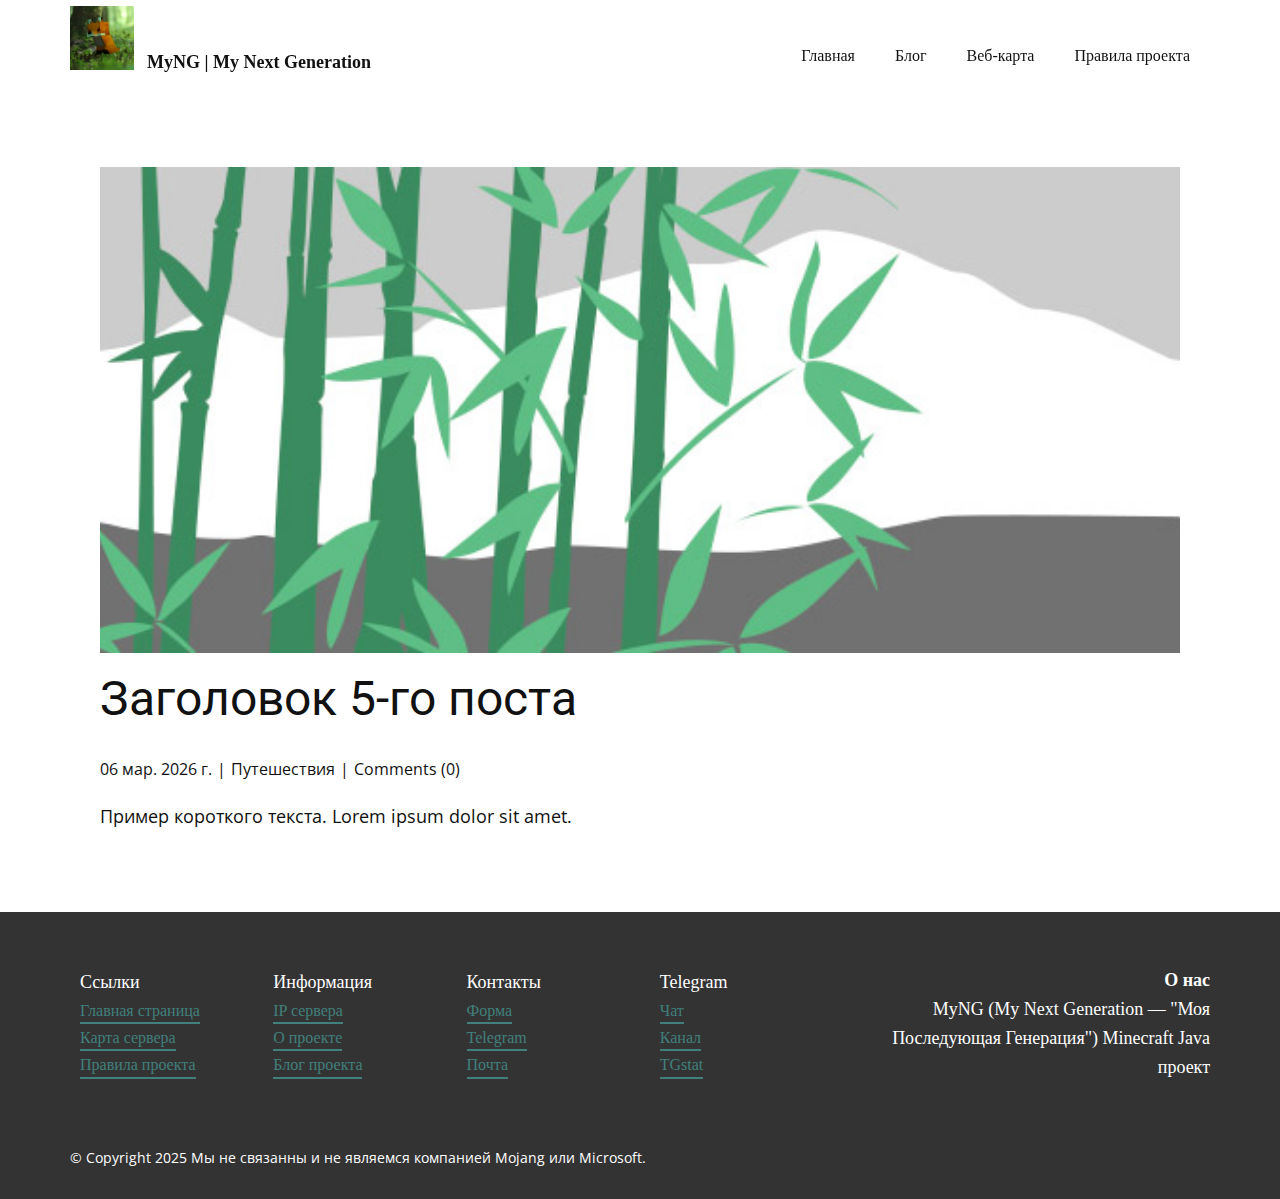
<file: blog/пост-4.html>
<!DOCTYPE html>
<html style="font-size: 16px;" lang="ru"><head>
    <meta name="viewport" content="width=device-width, initial-scale=1.0">
    <meta charset="utf-8">
    <meta name="keywords" content="Заголовок 1-го поста">
    <meta name="description" content="">
    <title>Заголовок 5-го поста</title>
    <link rel="stylesheet" href="../nicepage.css" media="screen">
<link rel="stylesheet" href="../Post-Template.css" media="screen">
    <script class="u-script" type="text/javascript" src="../jquery.js" defer=""></script>
    <script class="u-script" type="text/javascript" src="../nicepage.js" defer=""></script>
    <meta name="generator" content="Nicepage 8.3.6, nicepage.com">
    <link rel="icon" href="../images/favicon.jpg">
    
    
    
    <link id="u-page-google-font" rel="stylesheet" href="https://fonts.googleapis.com/css2?display=swap&amp;family=Roboto:ital,wght@0,100;0,200;0,300;0,400;0,500;0,600;0,700;0,800;0,900;1,100;1,200;1,300;1,400;1,500;1,600;1,700;1,800;1,900&amp;family=Open+Sans:ital,wght@0,300;0,400;0,500;0,600;0,700;0,800;1,300;1,400;1,500;1,600;1,700;1,800">
    <script type="application/ld+json">{
		"@context": "http://schema.org",
		"@type": "Organization",
		"name": "Site1",
		"logo": "images/server-icon1.png"
}</script>
    <meta name="theme-color" content="#478ac9">
  <script>
    (function() {
    function gdprConfirmed() {
        return true;
    }

    var added = false;
    var currentScript = document.currentScript;

    function insertHTML(html) {
        var container = document.createElement('div');
        container.innerHTML = html;
        container.querySelectorAll('script').forEach(s => {
            const ns = document.createElement('script');
            ns.async = s.async;
            if (s.src) {
                ns.src = s.src;
            } else {
                ns.textContent = s.textContent;
            }
            s.replaceWith(ns);
        });

            var fragment = document.createDocumentFragment();
            fragment.append(...container.childNodes);

            if (currentScript && currentScript.parentNode) {
                currentScript.after(fragment);
            }
    }

    window._npAddGAnalytics = function () {
        if (gdprConfirmed() && !added) {
            var gaBody = "<!-- Google Analytics -->\n    <gascript async src=\"https://www.googletagmanager.com/gtag/js?id=13701545154\"></gascript>\n    <gascript>\n        window.dataLayer = window.dataLayer || [];\n        function gtag(){dataLayer.push(arguments);}\n        gtag('js', new Date());\n        gtag('config', '13701545154');\n    </gascript>\n    <!-- End Google Analytics -->";
            var replacedBody = gaBody.replace(/gascript/g, 'script');
            insertHTML(replacedBody);
            added = true;
        }
    }

    window._npAddGAnalytics();
    })();
    </script><meta data-intl-tel-input-cdn-path="intlTelInput/"></head>
  <body data-path-to-root="./" data-include-products="false" class="u-body u-xl-mode" data-lang="ru"><header class="u-clearfix u-header u-sticky u-sticky-61bc u-header" id="header" data-animation-name="" data-animation-duration="0" data-animation-delay="0" data-animation-direction=""><div class="u-clearfix u-sheet u-valign-middle-lg u-valign-middle-sm u-sheet-1">
        <a href="#" class="u-image u-logo u-image-1" data-image-width="1080" data-image-height="1080">
          <img src="../images/server-icon1.png" class="u-logo-image u-logo-image-1">
        </a>
        <nav class="u-menu u-menu-one-level u-menu-open-right u-offcanvas u-menu-1" role="navigation" aria-label="Menu navigation">
          <div class="menu-collapse u-custom-font u-font-georgia" style="font-size: 1rem; letter-spacing: 0px;">
            <a class="u-button-style u-custom-left-right-menu-spacing u-custom-padding-bottom u-custom-text-active-color u-custom-text-hover-color u-custom-top-bottom-menu-spacing u-hamburger-link u-nav-link u-text-active-palette-4-light-1 u-text-hover-palette-4-dark-1" href="#" tabindex="-1" aria-label="Open menu" aria-controls="6876">
              <svg class="u-svg-link" viewBox="0 0 24 24"><use xlink:href="#menu-hamburger"></use></svg>
              <svg class="u-svg-content" version="1.1" id="menu-hamburger" viewBox="0 0 16 16" x="0px" y="0px" xmlns:xlink="http://www.w3.org/1999/xlink" xmlns="http://www.w3.org/2000/svg"><g><rect y="1" width="16" height="2"></rect><rect y="7" width="16" height="2"></rect><rect y="13" width="16" height="2"></rect>
</g></svg>
            </a>
          </div>
          <div class="u-custom-menu u-nav-container">
            <ul role="menubar" class="u-custom-font u-font-georgia u-nav u-unstyled u-nav-1"><li role="none" class="u-nav-item"><a tabindex="-1" role="menuitem" class="u-button-style u-nav-link u-text-active-palette-4-dark-2 u-text-hover-palette-4-dark-3 u-nav-link-2" href="../#home" data-page-id="203235623" aria-haspopup="true">Главная</a>
</li><li role="none" class="u-nav-item"><a tabindex="-1" role="menuitem" class="u-button-style u-nav-link u-text-active-palette-4-dark-2 u-text-hover-palette-4-dark-3 u-nav-link-2" href="https://blog.myng.ru/">Блог</a>
</li><li role="none" class="u-nav-item"><a tabindex="-1" role="menuitem" class="u-button-style u-nav-link u-text-active-palette-4-dark-2 u-text-hover-palette-4-dark-3 u-nav-link-2" href="https://map.myng.ru/" target="_blank">Веб-карта</a>
</li><li role="none" class="u-nav-item"><a tabindex="-1" role="menuitem" class="u-button-style u-nav-link u-text-active-palette-4-dark-2 u-text-hover-palette-4-dark-3 u-nav-link-2" href="https://blog.myng.ru/p/myng-my-next-generation.html" target="_blank">Правила проекта</a>
</li></ul>
          </div>
          <div class="u-custom-menu u-nav-container-collapse" id="6876" role="region" aria-label="Menu panel">
            <div class="u-container-style u-inner-container-layout u-opacity u-opacity-var u-palette-4-dark-3 u-sidenav u-sidenav-1">
              <div class="u-inner-container-layout u-sidenav-overflow">
                <div class="u-menu-close" tabindex="-1" aria-label="Close menu"></div>
                <ul class="u-align-center u-custom-font u-font-georgia u-nav u-popupmenu-items u-unstyled u-nav-2" role="menubar"><li role="none" class="u-nav-item"><a tabindex="-1" role="menuitem" class="u-button-style u-nav-link" href="../#home" data-page-id="203235623" aria-haspopup="true">Главная</a>
</li><li role="none" class="u-nav-item"><a tabindex="-1" role="menuitem" class="u-button-style u-nav-link" href="https://blog.myng.ru/">Блог</a>
</li><li role="none" class="u-nav-item"><a tabindex="-1" role="menuitem" class="u-button-style u-nav-link" href="https://map.myng.ru/" target="_blank">Веб-карта</a>
</li><li role="none" class="u-nav-item"><a tabindex="-1" role="menuitem" class="u-button-style u-nav-link" href="https://blog.myng.ru/p/myng-my-next-generation.html" target="_blank">Правила проекта</a>
</li></ul>
              </div>
            </div>
            <div class="u-black u-menu-overlay u-opacity u-opacity-var" style="--opacity: 0.5;"></div>
          </div>
        </nav>
        <p class="u-custom-font u-font-georgia u-text u-text-default u-text-1">MyNG | My Next Generation </p>
      </div><style class="u-sticky-style" data-style-id="61bc">.u-sticky-fixed.u-sticky-61bc, .u-body.u-sticky-fixed .u-sticky-61bc {
background-color: var(--color-var) !important; background-image: none !important; --color-var: #ffffff4d !important
}.u-sticky-fixed.u-sticky-61bc:before, .u-body.u-sticky-fixed .u-sticky-61bc:before {
background-color: unset !important
} .u-sticky-fixed.u-sticky-61bc .u-background-video, .u-body.u-sticky-fixed .u-sticky-61bc .u-background-video {
display: none !important
}</style></header>
    <section class="u-align-center u-clearfix u-section-1" id="block-2">
      <div class="u-clearfix u-sheet u-valign-middle-md u-valign-middle-sm u-valign-middle-xs u-sheet-1"><!--post_details--><!--post_details_options_json--><!--{"source":""}--><!--/post_details_options_json--><!--blog_post-->
        <div class="u-container-style u-expanded-width u-post-details u-post-details-1">
          <div class="u-container-layout u-valign-middle u-container-layout-1"><!--blog_post_image-->
            <img alt="" class="u-blog-control u-expanded-width u-image u-image-default lazyload u-image-1" data-src="../images/68f64b9d.jpeg" loading="lazy" src="../images/68f64b9d.jpeg"><!--/blog_post_image--><!--blog_post_header-->
            <h2 class="u-blog-control u-text u-text-1">Заголовок 5-го поста</h2><!--/blog_post_header--><!--blog_post_metadata-->
            <div class="u-blog-control u-metadata u-metadata-1"><!--blog_post_metadata_date--><span class="u-meta-date u-meta-icon">06 мар. 2026 г.</span><!--/blog_post_metadata_date--><!--blog_post_metadata_category--><span class="u-meta-category u-meta-icon"><a href="/blog/blog.html#/blog-1///2">Путешествия</a></span><!--/blog_post_metadata_category--><!--blog_post_metadata_comments--><span class="u-meta-comments u-meta-icon"><!--blog_post_metadata_comments_content-->Comments (0)<!--/blog_post_metadata_comments_content--></span><!--/blog_post_metadata_comments-->
            </div><!--/blog_post_metadata--><!--blog_post_content-->
            <div class="u-align-justify u-blog-control u-post-content u-text u-text-2 fr-view">
  <p>Пример короткого текста. Lorem ipsum dolor sit amet.</p>
  </div><!--/blog_post_content-->
          </div>
        </div><!--/blog_post--><!--/post_details-->
      </div>
    </section>
    
    
    
    <footer class="u-align-center u-clearfix u-container-align-center u-container-align-center-xl u-footer u-grey-80 u-footer" id="footer"><div class="u-clearfix u-sheet u-sheet-1">
        <div class="u-list u-list-1">
          <div class="u-repeater u-repeater-1">
            <div class="u-container-style u-list-item u-repeater-item">
              <div class="u-container-layout u-similar-container u-container-layout-1">
                <p class="u-align-left u-custom-font u-custom-item u-font-georgia u-text u-text-1">Ссылки</p>
                <a href="../#home" data-page-id="203235623" class="u-active-none u-align-left u-border-2 u-border-no-left u-border-no-right u-border-no-top u-border-palette-4-dark-2 u-btn u-button-style u-custom-font u-custom-item u-font-georgia u-hover-none u-none u-btn-1">Главная страница<br>
                </a>
                <a href="https://map.myng.ru/" class="u-active-none u-border-2 u-border-no-left u-border-no-right u-border-no-top u-border-palette-4-dark-2 u-btn u-button-style u-custom-font u-custom-item u-font-georgia u-hover-none u-none u-btn-2" target="_blank">Карта сервера</a>
                <a href="https://blog.myng.ru/p/myng-my-next-generation.html" class="u-active-none u-border-2 u-border-no-left u-border-no-right u-border-no-top u-border-palette-4-dark-2 u-btn u-button-style u-custom-font u-custom-item u-font-georgia u-hover-none u-none u-btn-3">Правила проекта </a>
              </div>
            </div>
            <div class="u-container-style u-list-item u-repeater-item">
              <div class="u-container-layout u-similar-container u-container-layout-2">
                <p class="u-align-left u-custom-font u-custom-item u-font-georgia u-text u-text-2">Информация</p>
                <a href="https://myng.ru/" class="u-active-none u-align-left u-border-2 u-border-no-left u-border-no-right u-border-no-top u-border-palette-4-dark-2 u-btn u-button-style u-custom-font u-custom-item u-font-georgia u-hover-none u-none u-btn-4">IP сервера<br>
                </a>
                <a href="../#promo" data-page-id="203235623" class="u-active-none u-border-2 u-border-no-left u-border-no-right u-border-no-top u-border-palette-4-dark-2 u-btn u-button-style u-custom-font u-custom-item u-font-georgia u-hover-none u-none u-btn-5" target="_blank">О проекте </a>
                <a href="https://blog.myng.ru/" class="u-active-none u-border-2 u-border-no-left u-border-no-right u-border-no-top u-border-palette-4-dark-2 u-btn u-button-style u-custom-font u-custom-item u-font-georgia u-hover-none u-none u-btn-6" target="_blank">Блог проекта </a>
              </div>
            </div>
            <div class="u-container-style u-list-item u-repeater-item">
              <div class="u-container-layout u-similar-container u-container-layout-3">
                <p class="u-align-left u-custom-font u-custom-item u-font-georgia u-text u-text-3">Контакты</p>
                <a href="https://nynextgeneration.aidaform.com/whitelist" class="u-active-none u-align-left u-border-2 u-border-no-left u-border-no-right u-border-no-top u-border-palette-4-dark-2 u-btn u-button-style u-custom-font u-custom-item u-font-georgia u-hover-none u-none u-btn-7">Форма </a>
                <a href="https://t.me/FoxerProxy" class="u-active-none u-border-2 u-border-no-left u-border-no-right u-border-no-top u-border-palette-4-dark-2 u-btn u-button-style u-custom-font u-custom-item u-font-georgia u-hover-none u-none u-btn-8" target="_blank">Telegram </a>
                <a href="mailto:support@myng.ru" class="u-active-none u-border-2 u-border-no-left u-border-no-right u-border-no-top u-border-palette-4-dark-2 u-btn u-button-style u-custom-font u-custom-item u-font-georgia u-hover-none u-none u-btn-9">Почта </a>
              </div>
            </div>
            <div class="u-container-style u-list-item u-repeater-item">
              <div class="u-container-layout u-similar-container u-container-layout-4">
                <p class="u-align-left u-custom-font u-custom-item u-font-georgia u-text u-text-4">Telegram</p>
                <a href="https://t.me/MyNGChat" class="u-active-none u-align-left u-border-2 u-border-no-left u-border-no-right u-border-no-top u-border-palette-4-dark-2 u-btn u-button-style u-custom-font u-custom-item u-font-georgia u-hover-none u-none u-btn-10" target="_blank">Чат </a>
                <a href="https://t.me/MyNGcraft" class="u-active-none u-border-2 u-border-no-left u-border-no-right u-border-no-top u-border-palette-4-dark-2 u-btn u-button-style u-custom-font u-custom-item u-font-georgia u-hover-none u-none u-btn-11" target="_blank">Канал </a>
                <a href="https://tgstat.ru/channel/@MyNGcraft/" class="u-active-none u-border-2 u-border-no-left u-border-no-right u-border-no-top u-border-palette-4-dark-2 u-btn u-button-style u-custom-font u-custom-item u-font-georgia u-hover-none u-none u-btn-12">TGstat </a>
              </div>
            </div>
          </div>
        </div>
        <h6 class="u-align-right u-custom-font u-font-georgia u-headline u-text u-text-default u-text-5">
          <a href="/">О нас</a>
        </h6>
        <p class="u-align-right u-custom-font u-font-georgia u-text u-text-6">MyNG (My Next Generation — "Моя Последующая Генерация") Minecraft Java проект</p>
        <p class="u-align-left u-small-text u-text u-text-variant u-text-7"> © Copyright 2025&nbsp;Мы не связанны и не являемся компанией Mojang или Microsoft.</p>
      </div></footer>
  
</body></html>
</file>
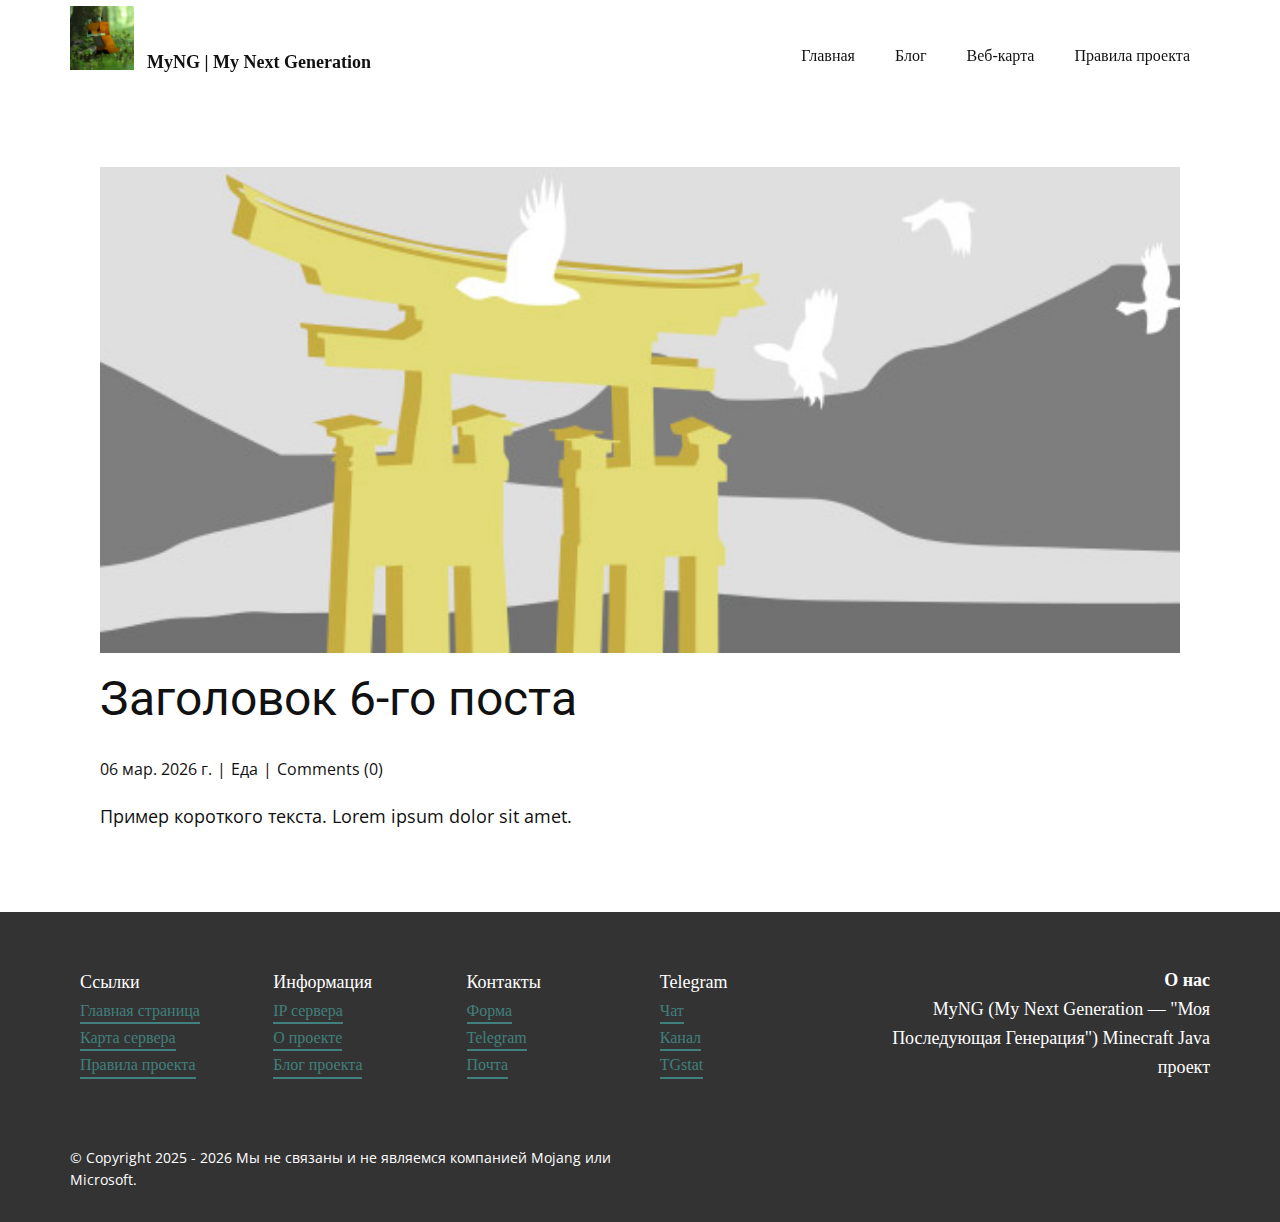
<file: blog/пост-5.html>
<!DOCTYPE html>
<html style="font-size: 16px;" lang="ru"><head>
    <meta name="viewport" content="width=device-width, initial-scale=1.0">
    <meta charset="utf-8">
    <meta name="keywords" content="Заголовок 1-го поста">
    <meta name="description" content="">
    <title>Заголовок 6-го поста</title>
    <link rel="stylesheet" href="../nicepage.css" media="screen">
<link rel="stylesheet" href="../Post-Template.css" media="screen">
    <script class="u-script" type="text/javascript" src="../jquery.js" defer=""></script>
    <script class="u-script" type="text/javascript" src="../nicepage.js" defer=""></script>
    <meta name="generator" content="Nicepage 8.3.6, nicepage.com">
    <link rel="icon" href="../images/favicon.jpg">
    
    
    
    <link id="u-page-google-font" rel="stylesheet" href="https://fonts.googleapis.com/css2?display=swap&amp;family=Roboto:ital,wght@0,100;0,200;0,300;0,400;0,500;0,600;0,700;0,800;0,900;1,100;1,200;1,300;1,400;1,500;1,600;1,700;1,800;1,900&amp;family=Open+Sans:ital,wght@0,300;0,400;0,500;0,600;0,700;0,800;1,300;1,400;1,500;1,600;1,700;1,800">
    <script type="application/ld+json">{
		"@context": "http://schema.org",
		"@type": "Organization",
		"name": "Site1",
		"logo": "images/server-icon1.png"
}</script>
    <meta name="theme-color" content="#478ac9">
  <script>
    (function() {
    function gdprConfirmed() {
        return true;
    }

    var added = false;
    var currentScript = document.currentScript;

    function insertHTML(html) {
        var container = document.createElement('div');
        container.innerHTML = html;
        container.querySelectorAll('script').forEach(s => {
            const ns = document.createElement('script');
            ns.async = s.async;
            if (s.src) {
                ns.src = s.src;
            } else {
                ns.textContent = s.textContent;
            }
            s.replaceWith(ns);
        });

            var fragment = document.createDocumentFragment();
            fragment.append(...container.childNodes);

            if (currentScript && currentScript.parentNode) {
                currentScript.after(fragment);
            }
    }

    window._npAddGAnalytics = function () {
        if (gdprConfirmed() && !added) {
            var gaBody = "<!-- Google Analytics -->\n    <gascript async src=\"https://www.googletagmanager.com/gtag/js?id=G-DV2XQYVEGB\"></gascript>\n    <gascript>\n        window.dataLayer = window.dataLayer || [];\n        function gtag(){dataLayer.push(arguments);}\n        gtag('js', new Date());\n        gtag('config', 'G-DV2XQYVEGB');\n    </gascript>\n    <!-- End Google Analytics -->";
            var replacedBody = gaBody.replace(/gascript/g, 'script');
            insertHTML(replacedBody);
            added = true;
        }
    }

    window._npAddGAnalytics();
    })();
    </script><meta data-intl-tel-input-cdn-path="intlTelInput/"></head>
  <body data-path-to-root="./" data-include-products="false" class="u-body u-xl-mode" data-lang="ru"><header class="u-clearfix u-header u-sticky u-sticky-61bc u-header" id="header" data-animation-name="" data-animation-duration="0" data-animation-delay="0" data-animation-direction=""><div class="u-clearfix u-sheet u-valign-middle-lg u-valign-middle-sm u-sheet-1">
        <a href="#" class="u-image u-logo u-image-1" data-image-width="1080" data-image-height="1080">
          <img src="../images/server-icon1.png" class="u-logo-image u-logo-image-1">
        </a>
        <nav class="u-menu u-menu-one-level u-menu-open-right u-offcanvas u-menu-1" role="navigation" aria-label="Menu navigation">
          <div class="menu-collapse u-custom-font u-font-georgia" style="font-size: 1rem; letter-spacing: 0px;">
            <a class="u-button-style u-custom-left-right-menu-spacing u-custom-padding-bottom u-custom-text-active-color u-custom-text-hover-color u-custom-top-bottom-menu-spacing u-hamburger-link u-nav-link u-text-active-palette-4-light-1 u-text-hover-palette-4-dark-1" href="#" tabindex="-1" aria-label="Open menu" aria-controls="6876">
              <svg class="u-svg-link" viewBox="0 0 24 24"><use xlink:href="#menu-hamburger"></use></svg>
              <svg class="u-svg-content" version="1.1" id="menu-hamburger" viewBox="0 0 16 16" x="0px" y="0px" xmlns:xlink="http://www.w3.org/1999/xlink" xmlns="http://www.w3.org/2000/svg"><g><rect y="1" width="16" height="2"></rect><rect y="7" width="16" height="2"></rect><rect y="13" width="16" height="2"></rect>
</g></svg>
            </a>
          </div>
          <div class="u-custom-menu u-nav-container">
            <ul role="menubar" class="u-custom-font u-font-georgia u-nav u-unstyled u-nav-1"><li role="none" class="u-nav-item"><a tabindex="-1" role="menuitem" class="u-button-style u-nav-link u-text-active-palette-4-dark-2 u-text-hover-palette-4-dark-3 u-nav-link-2" href="../#home" data-page-id="203235623" aria-haspopup="true">Главная</a>
</li><li role="none" class="u-nav-item"><a tabindex="-1" role="menuitem" class="u-button-style u-nav-link u-text-active-palette-4-dark-2 u-text-hover-palette-4-dark-3 u-nav-link-2" href="https://blog.myng.ru/">Блог</a>
</li><li role="none" class="u-nav-item"><a tabindex="-1" role="menuitem" class="u-button-style u-nav-link u-text-active-palette-4-dark-2 u-text-hover-palette-4-dark-3 u-nav-link-2" href="https://map.myng.ru/" target="_blank">Веб-карта</a>
</li><li role="none" class="u-nav-item"><a tabindex="-1" role="menuitem" class="u-button-style u-nav-link u-text-active-palette-4-dark-2 u-text-hover-palette-4-dark-3 u-nav-link-2" href="https://blog.myng.ru/p/myng-my-next-generation.html" target="_blank">Правила проекта</a>
</li></ul>
          </div>
          <div class="u-custom-menu u-nav-container-collapse" id="6876" role="region" aria-label="Menu panel">
            <div class="u-container-style u-inner-container-layout u-opacity u-opacity-var u-palette-4-dark-3 u-sidenav u-sidenav-1">
              <div class="u-inner-container-layout u-sidenav-overflow">
                <div class="u-menu-close" tabindex="-1" aria-label="Close menu"></div>
                <ul class="u-align-center u-custom-font u-font-georgia u-nav u-popupmenu-items u-unstyled u-nav-2" role="menubar"><li role="none" class="u-nav-item"><a tabindex="-1" role="menuitem" class="u-button-style u-nav-link" href="../#home" data-page-id="203235623" aria-haspopup="true">Главная</a>
</li><li role="none" class="u-nav-item"><a tabindex="-1" role="menuitem" class="u-button-style u-nav-link" href="https://blog.myng.ru/">Блог</a>
</li><li role="none" class="u-nav-item"><a tabindex="-1" role="menuitem" class="u-button-style u-nav-link" href="https://map.myng.ru/" target="_blank">Веб-карта</a>
</li><li role="none" class="u-nav-item"><a tabindex="-1" role="menuitem" class="u-button-style u-nav-link" href="https://blog.myng.ru/p/myng-my-next-generation.html" target="_blank">Правила проекта</a>
</li></ul>
              </div>
            </div>
            <div class="u-black u-menu-overlay u-opacity u-opacity-var" style="--opacity: 0.5;"></div>
          </div>
        </nav>
        <p class="u-custom-font u-font-georgia u-text u-text-default u-text-1">MyNG | My Next Generation </p>
      </div><style class="u-sticky-style" data-style-id="61bc">.u-sticky-fixed.u-sticky-61bc, .u-body.u-sticky-fixed .u-sticky-61bc {
background-color: var(--color-var) !important; background-image: none !important; --color-var: #ffffff4d !important
}.u-sticky-fixed.u-sticky-61bc:before, .u-body.u-sticky-fixed .u-sticky-61bc:before {
background-color: unset !important
} .u-sticky-fixed.u-sticky-61bc .u-background-video, .u-body.u-sticky-fixed .u-sticky-61bc .u-background-video {
display: none !important
}</style></header>
    <section class="u-align-center u-clearfix u-section-1" id="block-2">
      <div class="u-clearfix u-sheet u-valign-middle-md u-valign-middle-sm u-valign-middle-xs u-sheet-1"><!--post_details--><!--post_details_options_json--><!--{"source":""}--><!--/post_details_options_json--><!--blog_post-->
        <div class="u-container-style u-expanded-width u-post-details u-post-details-1">
          <div class="u-container-layout u-valign-middle u-container-layout-1"><!--blog_post_image-->
            <img alt="" class="u-blog-control u-expanded-width u-image u-image-default lazyload u-image-1" data-src="../images/8ad73f3c.jpeg" loading="lazy" src="../images/8ad73f3c.jpeg"><!--/blog_post_image--><!--blog_post_header-->
            <h2 class="u-blog-control u-text u-text-1">Заголовок 6-го поста</h2><!--/blog_post_header--><!--blog_post_metadata-->
            <div class="u-blog-control u-metadata u-metadata-1"><!--blog_post_metadata_date--><span class="u-meta-date u-meta-icon">06 мар. 2026 г.</span><!--/blog_post_metadata_date--><!--blog_post_metadata_category--><span class="u-meta-category u-meta-icon"><a href="/blog/blog.html#/blog-1///1">Еда</a></span><!--/blog_post_metadata_category--><!--blog_post_metadata_comments--><span class="u-meta-comments u-meta-icon"><!--blog_post_metadata_comments_content-->Comments (0)<!--/blog_post_metadata_comments_content--></span><!--/blog_post_metadata_comments-->
            </div><!--/blog_post_metadata--><!--blog_post_content-->
            <div class="u-align-justify u-blog-control u-post-content u-text u-text-2 fr-view">
  <p>Пример короткого текста. Lorem ipsum dolor sit amet.</p>
  </div><!--/blog_post_content-->
          </div>
        </div><!--/blog_post--><!--/post_details-->
      </div>
    </section>
    
    
    
    <footer class="u-align-center u-clearfix u-footer u-grey-80 u-footer" id="footer"><div class="u-clearfix u-sheet u-sheet-1">
        <div class="u-list u-list-1">
          <div class="u-repeater u-repeater-1">
            <div class="u-container-style u-list-item u-repeater-item">
              <div class="u-container-layout u-similar-container u-container-layout-1">
                <p class="u-align-left u-custom-font u-custom-item u-font-georgia u-text u-text-1">Ссылки</p>
                <a href="../#home" data-page-id="203235623" class="u-active-none u-align-left u-border-2 u-border-no-left u-border-no-right u-border-no-top u-border-palette-4-dark-2 u-btn u-button-style u-custom-font u-custom-item u-font-georgia u-hover-none u-none u-btn-1">Главная страница<br>
                </a>
                <a href="https://map.myng.ru/" class="u-active-none u-border-2 u-border-no-left u-border-no-right u-border-no-top u-border-palette-4-dark-2 u-btn u-button-style u-custom-font u-custom-item u-font-georgia u-hover-none u-none u-btn-2" target="_blank">Карта сервера</a>
                <a href="https://blog.myng.ru/p/myng-my-next-generation.html" class="u-active-none u-border-2 u-border-no-left u-border-no-right u-border-no-top u-border-palette-4-dark-2 u-btn u-button-style u-custom-font u-custom-item u-font-georgia u-hover-none u-none u-btn-3">Правила проекта </a>
              </div>
            </div>
            <div class="u-container-style u-list-item u-repeater-item">
              <div class="u-container-layout u-similar-container u-container-layout-2">
                <p class="u-align-left u-custom-font u-custom-item u-font-georgia u-text u-text-2">Информация</p>
                <a href="https://myng.ru/" class="u-active-none u-align-left u-border-2 u-border-no-left u-border-no-right u-border-no-top u-border-palette-4-dark-2 u-btn u-button-style u-custom-font u-custom-item u-font-georgia u-hover-none u-none u-btn-4">IP сервера<br>
                </a>
                <a href="../#promo" data-page-id="203235623" class="u-active-none u-border-2 u-border-no-left u-border-no-right u-border-no-top u-border-palette-4-dark-2 u-btn u-button-style u-custom-font u-custom-item u-font-georgia u-hover-none u-none u-btn-5" target="_blank">О проекте </a>
                <a href="https://blog.myng.ru/" class="u-active-none u-border-2 u-border-no-left u-border-no-right u-border-no-top u-border-palette-4-dark-2 u-btn u-button-style u-custom-font u-custom-item u-font-georgia u-hover-none u-none u-btn-6" target="_blank">Блог проекта </a>
              </div>
            </div>
            <div class="u-container-style u-list-item u-repeater-item">
              <div class="u-container-layout u-similar-container u-container-layout-3">
                <p class="u-align-left u-custom-font u-custom-item u-font-georgia u-text u-text-3">Контакты</p>
                <a href="https://nynextgeneration.aidaform.com/whitelist" class="u-active-none u-align-left u-border-2 u-border-no-left u-border-no-right u-border-no-top u-border-palette-4-dark-2 u-btn u-button-style u-custom-font u-custom-item u-font-georgia u-hover-none u-none u-btn-7">Форма </a>
                <a href="https://t.me/FoxerProxy" class="u-active-none u-border-2 u-border-no-left u-border-no-right u-border-no-top u-border-palette-4-dark-2 u-btn u-button-style u-custom-font u-custom-item u-font-georgia u-hover-none u-none u-btn-8" target="_blank">Telegram </a>
                <a href="mailto:support@myng.ru" class="u-active-none u-border-2 u-border-no-left u-border-no-right u-border-no-top u-border-palette-4-dark-2 u-btn u-button-style u-custom-font u-custom-item u-font-georgia u-hover-none u-none u-btn-9">Почта </a>
              </div>
            </div>
            <div class="u-container-style u-list-item u-repeater-item">
              <div class="u-container-layout u-similar-container u-container-layout-4">
                <p class="u-align-left u-custom-font u-custom-item u-font-georgia u-text u-text-4">Telegram</p>
                <a href="https://t.me/MyNGChat" class="u-active-none u-align-left u-border-2 u-border-no-left u-border-no-right u-border-no-top u-border-palette-4-dark-2 u-btn u-button-style u-custom-font u-custom-item u-font-georgia u-hover-none u-none u-btn-10" target="_blank">Чат </a>
                <a href="https://t.me/MyNGcraft" class="u-active-none u-border-2 u-border-no-left u-border-no-right u-border-no-top u-border-palette-4-dark-2 u-btn u-button-style u-custom-font u-custom-item u-font-georgia u-hover-none u-none u-btn-11" target="_blank">Канал </a>
                <a href="https://tgstat.ru/channel/@MyNGcraft/" class="u-active-none u-border-2 u-border-no-left u-border-no-right u-border-no-top u-border-palette-4-dark-2 u-btn u-button-style u-custom-font u-custom-item u-font-georgia u-hover-none u-none u-btn-12">TGstat </a>
              </div>
            </div>
          </div>
        </div>
        <h6 class="u-align-right u-custom-font u-font-georgia u-headline u-text u-text-default u-text-5">
          <a href="/">О нас</a>
        </h6>
        <p class="u-align-right u-custom-font u-font-georgia u-text u-text-6">MyNG (My Next Generation — "Моя Последующая Генерация") Minecraft Java проект</p>
        <p class="u-align-left u-small-text u-text u-text-variant u-text-7"> © Copyright 2025 - 2026 Мы не связаны и не являемся компанией Mojang или Microsoft.</p>
      </div></footer>
  
</body></html>
</file>
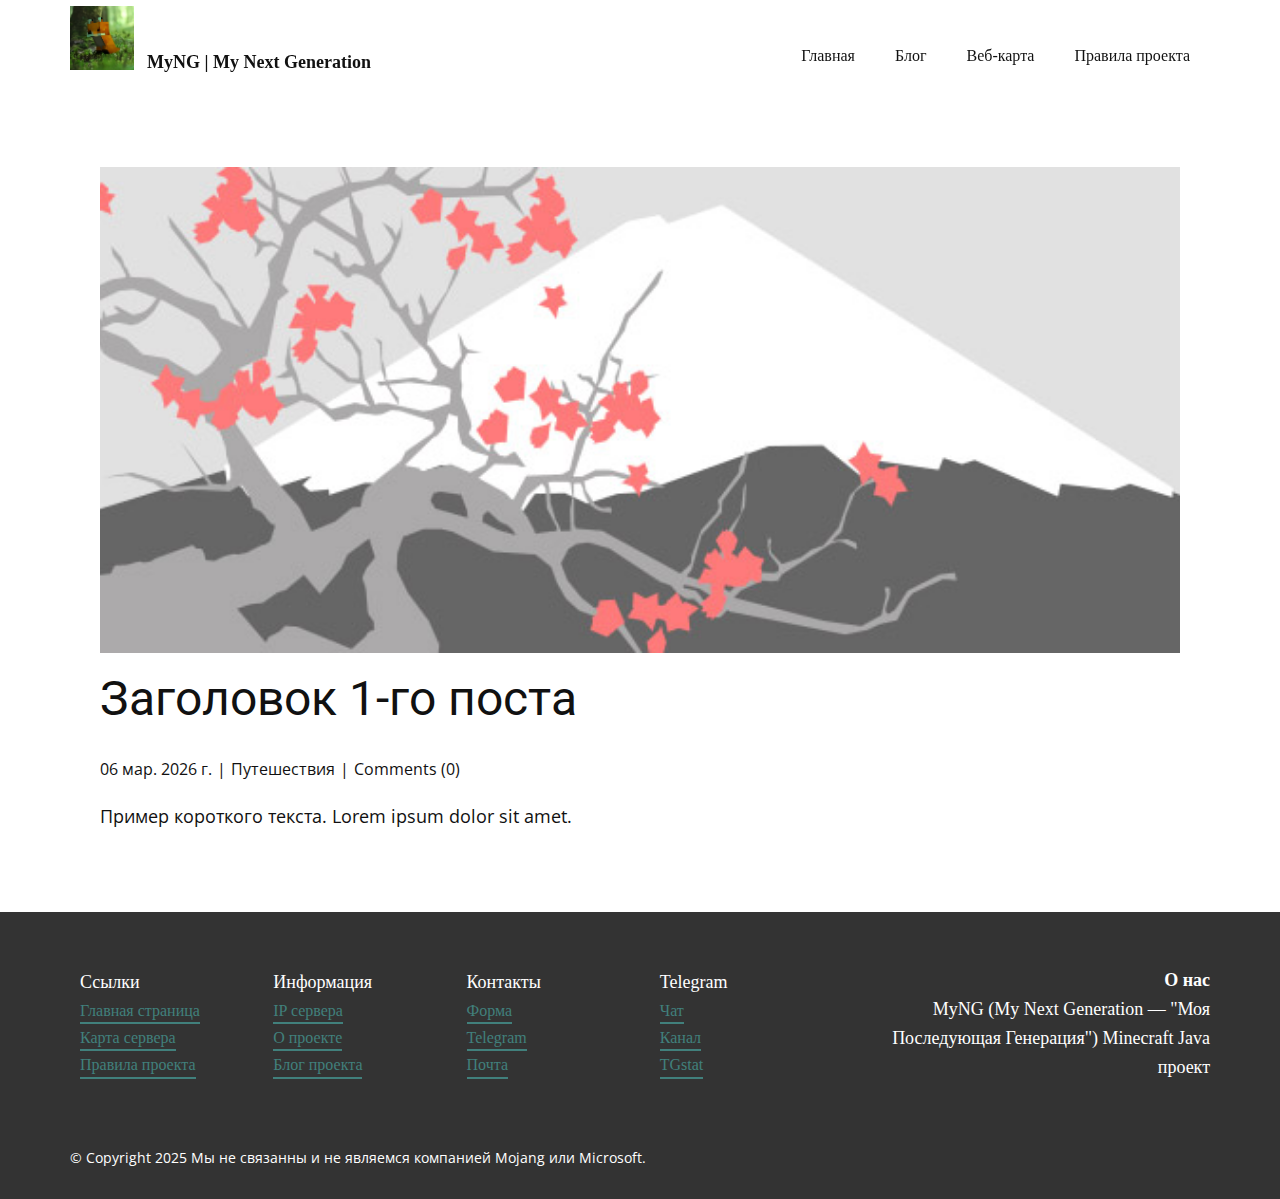
<file: blog/пост.html>
<!DOCTYPE html>
<html style="font-size: 16px;" lang="ru"><head>
    <meta name="viewport" content="width=device-width, initial-scale=1.0">
    <meta charset="utf-8">
    <meta name="keywords" content="Заголовок 1-го поста">
    <meta name="description" content="">
    <title>Заголовок 1-го поста</title>
    <link rel="stylesheet" href="../nicepage.css" media="screen">
<link rel="stylesheet" href="../Post-Template.css" media="screen">
    <script class="u-script" type="text/javascript" src="../jquery.js" defer=""></script>
    <script class="u-script" type="text/javascript" src="../nicepage.js" defer=""></script>
    <meta name="generator" content="Nicepage 8.3.6, nicepage.com">
    <link rel="icon" href="../images/favicon.jpg">
    
    
    
    <link id="u-page-google-font" rel="stylesheet" href="https://fonts.googleapis.com/css2?display=swap&amp;family=Roboto:ital,wght@0,100;0,200;0,300;0,400;0,500;0,600;0,700;0,800;0,900;1,100;1,200;1,300;1,400;1,500;1,600;1,700;1,800;1,900&amp;family=Open+Sans:ital,wght@0,300;0,400;0,500;0,600;0,700;0,800;1,300;1,400;1,500;1,600;1,700;1,800">
    <script type="application/ld+json">{
		"@context": "http://schema.org",
		"@type": "Organization",
		"name": "Site1",
		"logo": "images/server-icon1.png"
}</script>
    <meta name="theme-color" content="#478ac9">
  <script>
    (function() {
    function gdprConfirmed() {
        return true;
    }

    var added = false;
    var currentScript = document.currentScript;

    function insertHTML(html) {
        var container = document.createElement('div');
        container.innerHTML = html;
        container.querySelectorAll('script').forEach(s => {
            const ns = document.createElement('script');
            ns.async = s.async;
            if (s.src) {
                ns.src = s.src;
            } else {
                ns.textContent = s.textContent;
            }
            s.replaceWith(ns);
        });

            var fragment = document.createDocumentFragment();
            fragment.append(...container.childNodes);

            if (currentScript && currentScript.parentNode) {
                currentScript.after(fragment);
            }
    }

    window._npAddGAnalytics = function () {
        if (gdprConfirmed() && !added) {
            var gaBody = "<!-- Google Analytics -->\n    <gascript async src=\"https://www.googletagmanager.com/gtag/js?id=13701545154\"></gascript>\n    <gascript>\n        window.dataLayer = window.dataLayer || [];\n        function gtag(){dataLayer.push(arguments);}\n        gtag('js', new Date());\n        gtag('config', '13701545154');\n    </gascript>\n    <!-- End Google Analytics -->";
            var replacedBody = gaBody.replace(/gascript/g, 'script');
            insertHTML(replacedBody);
            added = true;
        }
    }

    window._npAddGAnalytics();
    })();
    </script><meta data-intl-tel-input-cdn-path="intlTelInput/"></head>
  <body data-path-to-root="./" data-include-products="false" class="u-body u-xl-mode" data-lang="ru"><header class="u-clearfix u-header u-sticky u-sticky-61bc u-header" id="header" data-animation-name="" data-animation-duration="0" data-animation-delay="0" data-animation-direction=""><div class="u-clearfix u-sheet u-valign-middle-lg u-valign-middle-sm u-sheet-1">
        <a href="#" class="u-image u-logo u-image-1" data-image-width="1080" data-image-height="1080">
          <img src="../images/server-icon1.png" class="u-logo-image u-logo-image-1">
        </a>
        <nav class="u-menu u-menu-one-level u-menu-open-right u-offcanvas u-menu-1" role="navigation" aria-label="Menu navigation">
          <div class="menu-collapse u-custom-font u-font-georgia" style="font-size: 1rem; letter-spacing: 0px;">
            <a class="u-button-style u-custom-left-right-menu-spacing u-custom-padding-bottom u-custom-text-active-color u-custom-text-hover-color u-custom-top-bottom-menu-spacing u-hamburger-link u-nav-link u-text-active-palette-4-light-1 u-text-hover-palette-4-dark-1" href="#" tabindex="-1" aria-label="Open menu" aria-controls="6876">
              <svg class="u-svg-link" viewBox="0 0 24 24"><use xlink:href="#menu-hamburger"></use></svg>
              <svg class="u-svg-content" version="1.1" id="menu-hamburger" viewBox="0 0 16 16" x="0px" y="0px" xmlns:xlink="http://www.w3.org/1999/xlink" xmlns="http://www.w3.org/2000/svg"><g><rect y="1" width="16" height="2"></rect><rect y="7" width="16" height="2"></rect><rect y="13" width="16" height="2"></rect>
</g></svg>
            </a>
          </div>
          <div class="u-custom-menu u-nav-container">
            <ul role="menubar" class="u-custom-font u-font-georgia u-nav u-unstyled u-nav-1"><li role="none" class="u-nav-item"><a tabindex="-1" role="menuitem" class="u-button-style u-nav-link u-text-active-palette-4-dark-2 u-text-hover-palette-4-dark-3 u-nav-link-2" href="../#home" data-page-id="203235623" aria-haspopup="true">Главная</a>
</li><li role="none" class="u-nav-item"><a tabindex="-1" role="menuitem" class="u-button-style u-nav-link u-text-active-palette-4-dark-2 u-text-hover-palette-4-dark-3 u-nav-link-2" href="https://blog.myng.ru/">Блог</a>
</li><li role="none" class="u-nav-item"><a tabindex="-1" role="menuitem" class="u-button-style u-nav-link u-text-active-palette-4-dark-2 u-text-hover-palette-4-dark-3 u-nav-link-2" href="https://map.myng.ru/" target="_blank">Веб-карта</a>
</li><li role="none" class="u-nav-item"><a tabindex="-1" role="menuitem" class="u-button-style u-nav-link u-text-active-palette-4-dark-2 u-text-hover-palette-4-dark-3 u-nav-link-2" href="https://blog.myng.ru/p/myng-my-next-generation.html" target="_blank">Правила проекта</a>
</li></ul>
          </div>
          <div class="u-custom-menu u-nav-container-collapse" id="6876" role="region" aria-label="Menu panel">
            <div class="u-container-style u-inner-container-layout u-opacity u-opacity-var u-palette-4-dark-3 u-sidenav u-sidenav-1">
              <div class="u-inner-container-layout u-sidenav-overflow">
                <div class="u-menu-close" tabindex="-1" aria-label="Close menu"></div>
                <ul class="u-align-center u-custom-font u-font-georgia u-nav u-popupmenu-items u-unstyled u-nav-2" role="menubar"><li role="none" class="u-nav-item"><a tabindex="-1" role="menuitem" class="u-button-style u-nav-link" href="../#home" data-page-id="203235623" aria-haspopup="true">Главная</a>
</li><li role="none" class="u-nav-item"><a tabindex="-1" role="menuitem" class="u-button-style u-nav-link" href="https://blog.myng.ru/">Блог</a>
</li><li role="none" class="u-nav-item"><a tabindex="-1" role="menuitem" class="u-button-style u-nav-link" href="https://map.myng.ru/" target="_blank">Веб-карта</a>
</li><li role="none" class="u-nav-item"><a tabindex="-1" role="menuitem" class="u-button-style u-nav-link" href="https://blog.myng.ru/p/myng-my-next-generation.html" target="_blank">Правила проекта</a>
</li></ul>
              </div>
            </div>
            <div class="u-black u-menu-overlay u-opacity u-opacity-var" style="--opacity: 0.5;"></div>
          </div>
        </nav>
        <p class="u-custom-font u-font-georgia u-text u-text-default u-text-1">MyNG | My Next Generation </p>
      </div><style class="u-sticky-style" data-style-id="61bc">.u-sticky-fixed.u-sticky-61bc, .u-body.u-sticky-fixed .u-sticky-61bc {
background-color: var(--color-var) !important; background-image: none !important; --color-var: #ffffff4d !important
}.u-sticky-fixed.u-sticky-61bc:before, .u-body.u-sticky-fixed .u-sticky-61bc:before {
background-color: unset !important
} .u-sticky-fixed.u-sticky-61bc .u-background-video, .u-body.u-sticky-fixed .u-sticky-61bc .u-background-video {
display: none !important
}</style></header>
    <section class="u-align-center u-clearfix u-section-1" id="block-2">
      <div class="u-clearfix u-sheet u-valign-middle-md u-valign-middle-sm u-valign-middle-xs u-sheet-1"><!--post_details--><!--post_details_options_json--><!--{"source":""}--><!--/post_details_options_json--><!--blog_post-->
        <div class="u-container-style u-expanded-width u-post-details u-post-details-1">
          <div class="u-container-layout u-valign-middle u-container-layout-1"><!--blog_post_image-->
            <img alt="" class="u-blog-control u-expanded-width u-image u-image-default lazyload u-image-1" data-src="../images/0fd3416c.jpeg" loading="lazy" src="../images/0fd3416c.jpeg"><!--/blog_post_image--><!--blog_post_header-->
            <h2 class="u-blog-control u-text u-text-1">Заголовок 1-го поста</h2><!--/blog_post_header--><!--blog_post_metadata-->
            <div class="u-blog-control u-metadata u-metadata-1"><!--blog_post_metadata_date--><span class="u-meta-date u-meta-icon">06 мар. 2026 г.</span><!--/blog_post_metadata_date--><!--blog_post_metadata_category--><span class="u-meta-category u-meta-icon"><a href="/blog/blog.html#/blog-1///2">Путешествия</a></span><!--/blog_post_metadata_category--><!--blog_post_metadata_comments--><span class="u-meta-comments u-meta-icon"><!--blog_post_metadata_comments_content-->Comments (0)<!--/blog_post_metadata_comments_content--></span><!--/blog_post_metadata_comments-->
            </div><!--/blog_post_metadata--><!--blog_post_content-->
            <div class="u-align-justify u-blog-control u-post-content u-text u-text-2 fr-view">
  <p>Пример короткого текста. Lorem ipsum dolor sit amet.</p>
  </div><!--/blog_post_content-->
          </div>
        </div><!--/blog_post--><!--/post_details-->
      </div>
    </section>
    
    
    
    <footer class="u-align-center u-clearfix u-container-align-center u-container-align-center-xl u-footer u-grey-80 u-footer" id="footer"><div class="u-clearfix u-sheet u-sheet-1">
        <div class="u-list u-list-1">
          <div class="u-repeater u-repeater-1">
            <div class="u-container-style u-list-item u-repeater-item">
              <div class="u-container-layout u-similar-container u-container-layout-1">
                <p class="u-align-left u-custom-font u-custom-item u-font-georgia u-text u-text-1">Ссылки</p>
                <a href="../#home" data-page-id="203235623" class="u-active-none u-align-left u-border-2 u-border-no-left u-border-no-right u-border-no-top u-border-palette-4-dark-2 u-btn u-button-style u-custom-font u-custom-item u-font-georgia u-hover-none u-none u-btn-1">Главная страница<br>
                </a>
                <a href="https://map.myng.ru/" class="u-active-none u-border-2 u-border-no-left u-border-no-right u-border-no-top u-border-palette-4-dark-2 u-btn u-button-style u-custom-font u-custom-item u-font-georgia u-hover-none u-none u-btn-2" target="_blank">Карта сервера</a>
                <a href="https://blog.myng.ru/p/myng-my-next-generation.html" class="u-active-none u-border-2 u-border-no-left u-border-no-right u-border-no-top u-border-palette-4-dark-2 u-btn u-button-style u-custom-font u-custom-item u-font-georgia u-hover-none u-none u-btn-3">Правила проекта </a>
              </div>
            </div>
            <div class="u-container-style u-list-item u-repeater-item">
              <div class="u-container-layout u-similar-container u-container-layout-2">
                <p class="u-align-left u-custom-font u-custom-item u-font-georgia u-text u-text-2">Информация</p>
                <a href="https://myng.ru/" class="u-active-none u-align-left u-border-2 u-border-no-left u-border-no-right u-border-no-top u-border-palette-4-dark-2 u-btn u-button-style u-custom-font u-custom-item u-font-georgia u-hover-none u-none u-btn-4">IP сервера<br>
                </a>
                <a href="../#promo" data-page-id="203235623" class="u-active-none u-border-2 u-border-no-left u-border-no-right u-border-no-top u-border-palette-4-dark-2 u-btn u-button-style u-custom-font u-custom-item u-font-georgia u-hover-none u-none u-btn-5" target="_blank">О проекте </a>
                <a href="https://blog.myng.ru/" class="u-active-none u-border-2 u-border-no-left u-border-no-right u-border-no-top u-border-palette-4-dark-2 u-btn u-button-style u-custom-font u-custom-item u-font-georgia u-hover-none u-none u-btn-6" target="_blank">Блог проекта </a>
              </div>
            </div>
            <div class="u-container-style u-list-item u-repeater-item">
              <div class="u-container-layout u-similar-container u-container-layout-3">
                <p class="u-align-left u-custom-font u-custom-item u-font-georgia u-text u-text-3">Контакты</p>
                <a href="https://nynextgeneration.aidaform.com/whitelist" class="u-active-none u-align-left u-border-2 u-border-no-left u-border-no-right u-border-no-top u-border-palette-4-dark-2 u-btn u-button-style u-custom-font u-custom-item u-font-georgia u-hover-none u-none u-btn-7">Форма </a>
                <a href="https://t.me/FoxerProxy" class="u-active-none u-border-2 u-border-no-left u-border-no-right u-border-no-top u-border-palette-4-dark-2 u-btn u-button-style u-custom-font u-custom-item u-font-georgia u-hover-none u-none u-btn-8" target="_blank">Telegram </a>
                <a href="mailto:support@myng.ru" class="u-active-none u-border-2 u-border-no-left u-border-no-right u-border-no-top u-border-palette-4-dark-2 u-btn u-button-style u-custom-font u-custom-item u-font-georgia u-hover-none u-none u-btn-9">Почта </a>
              </div>
            </div>
            <div class="u-container-style u-list-item u-repeater-item">
              <div class="u-container-layout u-similar-container u-container-layout-4">
                <p class="u-align-left u-custom-font u-custom-item u-font-georgia u-text u-text-4">Telegram</p>
                <a href="https://t.me/MyNGChat" class="u-active-none u-align-left u-border-2 u-border-no-left u-border-no-right u-border-no-top u-border-palette-4-dark-2 u-btn u-button-style u-custom-font u-custom-item u-font-georgia u-hover-none u-none u-btn-10" target="_blank">Чат </a>
                <a href="https://t.me/MyNGcraft" class="u-active-none u-border-2 u-border-no-left u-border-no-right u-border-no-top u-border-palette-4-dark-2 u-btn u-button-style u-custom-font u-custom-item u-font-georgia u-hover-none u-none u-btn-11" target="_blank">Канал </a>
                <a href="https://tgstat.ru/channel/@MyNGcraft/" class="u-active-none u-border-2 u-border-no-left u-border-no-right u-border-no-top u-border-palette-4-dark-2 u-btn u-button-style u-custom-font u-custom-item u-font-georgia u-hover-none u-none u-btn-12">TGstat </a>
              </div>
            </div>
          </div>
        </div>
        <h6 class="u-align-right u-custom-font u-font-georgia u-headline u-text u-text-default u-text-5">
          <a href="/">О нас</a>
        </h6>
        <p class="u-align-right u-custom-font u-font-georgia u-text u-text-6">MyNG (My Next Generation — "Моя Последующая Генерация") Minecraft Java проект</p>
        <p class="u-align-left u-small-text u-text u-text-variant u-text-7"> © Copyright 2025&nbsp;Мы не связанны и не являемся компанией Mojang или Microsoft.</p>
      </div></footer>
  
</body></html>
</file>
<file: assets/web/assets/mobirise-icons2/mobirise2.css>
@font-face {
  font-family: 'Moririse2';
  font-display: swap;
  src:  url('mobirise2.eot?f2bix4');
  src:  url('mobirise2.eot?f2bix4#iefix') format('embedded-opentype'),
    url('mobirise2.woff2?f2bix4') format('woff2'),
    url('mobirise2.woff?f2bix4') format('woff'),
    url('mobirise2.ttf?f2bix4') format('truetype'),
    url('mobirise2.svg?f2bix4#mobirise2') format('svg');
  font-weight: normal;
  font-style: normal;
}

[class^="mobi-"], [class*=" mobi-"] {
  /* use !important to prevent issues with browser extensions that change fonts */
  font-family: 'Moririse2' !important;
  speak: none;
  font-style: normal;
  font-weight: normal;
  font-variant: normal;
  text-transform: none;
  line-height: 1;

  /* Better Font Rendering =========== */
  -webkit-font-smoothing: antialiased;
  -moz-osx-font-smoothing: grayscale;
}

.mobi-mbri-add-submenu:before {
  content: "\e900";
}
.mobi-mbri-alert:before {
  content: "\e901";
}
.mobi-mbri-align-center:before {
  content: "\e902";
}
.mobi-mbri-align-justify:before {
  content: "\e903";
}
.mobi-mbri-align-left:before {
  content: "\e904";
}
.mobi-mbri-align-right:before {
  content: "\e905";
}
.mobi-mbri-android:before {
  content: "\e906";
}
.mobi-mbri-apple:before {
  content: "\e907";
}
.mobi-mbri-arrow-down:before {
  content: "\e908";
}
.mobi-mbri-arrow-next:before {
  content: "\e909";
}
.mobi-mbri-arrow-prev:before {
  content: "\e90a";
}
.mobi-mbri-arrow-up:before {
  content: "\e90b";
}
.mobi-mbri-bold:before {
  content: "\e90c";
}
.mobi-mbri-bookmark:before {
  content: "\e90d";
}
.mobi-mbri-bootstrap:before {
  content: "\e90e";
}
.mobi-mbri-briefcase:before {
  content: "\e90f";
}
.mobi-mbri-browse:before {
  content: "\e910";
}
.mobi-mbri-bulleted-list:before {
  content: "\e911";
}
.mobi-mbri-calendar:before {
  content: "\e912";
}
.mobi-mbri-camera:before {
  content: "\e913";
}
.mobi-mbri-cart-add:before {
  content: "\e914";
}
.mobi-mbri-cart-full:before {
  content: "\e915";
}
.mobi-mbri-cash:before {
  content: "\e916";
}
.mobi-mbri-change-style:before {
  content: "\e917";
}
.mobi-mbri-chat:before {
  content: "\e918";
}
.mobi-mbri-clock:before {
  content: "\e919";
}
.mobi-mbri-close:before {
  content: "\e91a";
}
.mobi-mbri-cloud:before {
  content: "\e91b";
}
.mobi-mbri-code:before {
  content: "\e91c";
}
.mobi-mbri-contact-form:before {
  content: "\e91d";
}
.mobi-mbri-credit-card:before {
  content: "\e91e";
}
.mobi-mbri-cursor-click:before {
  content: "\e91f";
}
.mobi-mbri-cust-feedback:before {
  content: "\e920";
}
.mobi-mbri-database:before {
  content: "\e921";
}
.mobi-mbri-delivery:before {
  content: "\e922";
}
.mobi-mbri-desktop:before {
  content: "\e923";
}
.mobi-mbri-devices:before {
  content: "\e924";
}
.mobi-mbri-down:before {
  content: "\e925";
}
.mobi-mbri-download-2:before {
  content: "\e926";
}
.mobi-mbri-download:before {
  content: "\e927";
}
.mobi-mbri-drag-n-drop-2:before {
  content: "\e928";
}
.mobi-mbri-drag-n-drop:before {
  content: "\e929";
}
.mobi-mbri-edit-2:before {
  content: "\e92a";
}
.mobi-mbri-edit:before {
  content: "\e92b";
}
.mobi-mbri-error:before {
  content: "\e92c";
}
.mobi-mbri-extension:before {
  content: "\e92d";
}
.mobi-mbri-features:before {
  content: "\e92e";
}
.mobi-mbri-file:before {
  content: "\e92f";
}
.mobi-mbri-flag:before {
  content: "\e930";
}
.mobi-mbri-folder:before {
  content: "\e931";
}
.mobi-mbri-gift:before {
  content: "\e932";
}
.mobi-mbri-github:before {
  content: "\e933";
}
.mobi-mbri-globe-2:before {
  content: "\e934";
}
.mobi-mbri-globe:before {
  content: "\e935";
}
.mobi-mbri-growing-chart:before {
  content: "\e936";
}
.mobi-mbri-hearth:before {
  content: "\e937";
}
.mobi-mbri-help:before {
  content: "\e938";
}
.mobi-mbri-home:before {
  content: "\e939";
}
.mobi-mbri-hot-cup:before {
  content: "\e93a";
}
.mobi-mbri-idea:before {
  content: "\e93b";
}
.mobi-mbri-image-gallery:before {
  content: "\e93c";
}
.mobi-mbri-image-slider:before {
  content: "\e93d";
}
.mobi-mbri-info:before {
  content: "\e93e";
}
.mobi-mbri-italic:before {
  content: "\e93f";
}
.mobi-mbri-key:before {
  content: "\e940";
}
.mobi-mbri-laptop:before {
  content: "\e941";
}
.mobi-mbri-layers:before {
  content: "\e942";
}
.mobi-mbri-left-right:before {
  content: "\e943";
}
.mobi-mbri-left:before {
  content: "\e944";
}
.mobi-mbri-letter:before {
  content: "\e945";
}
.mobi-mbri-like:before {
  content: "\e946";
}
.mobi-mbri-link:before {
  content: "\e947";
}
.mobi-mbri-lock:before {
  content: "\e948";
}
.mobi-mbri-login:before {
  content: "\e949";
}
.mobi-mbri-logout:before {
  content: "\e94a";
}
.mobi-mbri-magic-stick:before {
  content: "\e94b";
}
.mobi-mbri-map-pin:before {
  content: "\e94c";
}
.mobi-mbri-menu:before {
  content: "\e94d";
}
.mobi-mbri-mobile-2:before {
  content: "\e94e";
}
.mobi-mbri-mobile-horizontal:before {
  content: "\e94f";
}
.mobi-mbri-mobile:before {
  content: "\e950";
}
.mobi-mbri-mobirise:before {
  content: "\e951";
}
.mobi-mbri-more-horizontal:before {
  content: "\e952";
}
.mobi-mbri-more-vertical:before {
  content: "\e953";
}
.mobi-mbri-music:before {
  content: "\e954";
}
.mobi-mbri-new-file:before {
  content: "\e955";
}
.mobi-mbri-numbered-list:before {
  content: "\e956";
}
.mobi-mbri-opened-folder:before {
  content: "\e957";
}
.mobi-mbri-pages:before {
  content: "\e958";
}
.mobi-mbri-paper-plane:before {
  content: "\e959";
}
.mobi-mbri-paperclip:before {
  content: "\e95a";
}
.mobi-mbri-phone:before {
  content: "\e95b";
}
.mobi-mbri-photo:before {
  content: "\e95c";
}
.mobi-mbri-photos:before {
  content: "\e95d";
}
.mobi-mbri-pin:before {
  content: "\e95e";
}
.mobi-mbri-play:before {
  content: "\e95f";
}
.mobi-mbri-plus:before {
  content: "\e960";
}
.mobi-mbri-preview:before {
  content: "\e961";
}
.mobi-mbri-print:before {
  content: "\e962";
}
.mobi-mbri-protect:before {
  content: "\e963";
}
.mobi-mbri-question:before {
  content: "\e964";
}
.mobi-mbri-quote-left:before {
  content: "\e965";
}
.mobi-mbri-quote-right:before {
  content: "\e966";
}
.mobi-mbri-redo:before {
  content: "\e967";
}
.mobi-mbri-refresh:before {
  content: "\e968";
}
.mobi-mbri-responsive-2:before {
  content: "\e969";
}
.mobi-mbri-responsive:before {
  content: "\e96a";
}
.mobi-mbri-right:before {
  content: "\e96b";
}
.mobi-mbri-rocket:before {
  content: "\e96c";
}
.mobi-mbri-sad-face:before {
  content: "\e96d";
}
.mobi-mbri-sale:before {
  content: "\e96e";
}
.mobi-mbri-save:before {
  content: "\e96f";
}
.mobi-mbri-search:before {
  content: "\e970";
}
.mobi-mbri-setting-2:before {
  content: "\e971";
}
.mobi-mbri-setting-3:before {
  content: "\e972";
}
.mobi-mbri-setting:before {
  content: "\e973";
}
.mobi-mbri-share:before {
  content: "\e974";
}
.mobi-mbri-shopping-bag:before {
  content: "\e975";
}
.mobi-mbri-shopping-basket:before {
  content: "\e976";
}
.mobi-mbri-shopping-cart:before {
  content: "\e977";
}
.mobi-mbri-sites:before {
  content: "\e978";
}
.mobi-mbri-smile-face:before {
  content: "\e979";
}
.mobi-mbri-speed:before {
  content: "\e97a";
}
.mobi-mbri-star:before {
  content: "\e97b";
}
.mobi-mbri-success:before {
  content: "\e97c";
}
.mobi-mbri-sun:before {
  content: "\e97d";
}
.mobi-mbri-sun2:before {
  content: "\e97e";
}
.mobi-mbri-tablet-vertical:before {
  content: "\e97f";
}
.mobi-mbri-tablet:before {
  content: "\e980";
}
.mobi-mbri-target:before {
  content: "\e981";
}
.mobi-mbri-timer:before {
  content: "\e982";
}
.mobi-mbri-to-ftp:before {
  content: "\e983";
}
.mobi-mbri-to-local-drive:before {
  content: "\e984";
}
.mobi-mbri-touch-swipe:before {
  content: "\e985";
}
.mobi-mbri-touch:before {
  content: "\e986";
}
.mobi-mbri-trash:before {
  content: "\e987";
}
.mobi-mbri-underline:before {
  content: "\e988";
}
.mobi-mbri-undo:before {
  content: "\e989";
}
.mobi-mbri-unlink:before {
  content: "\e98a";
}
.mobi-mbri-unlock:before {
  content: "\e98b";
}
.mobi-mbri-up-down:before {
  content: "\e98c";
}
.mobi-mbri-up:before {
  content: "\e98d";
}
.mobi-mbri-update:before {
  content: "\e98e";
}
.mobi-mbri-upload-2:before {
  content: "\e98f";
}
.mobi-mbri-upload:before {
  content: "\e990";
}
.mobi-mbri-user-2:before {
  content: "\e991";
}
.mobi-mbri-user:before {
  content: "\e992";
}
.mobi-mbri-users:before {
  content: "\e993";
}
.mobi-mbri-video-play:before {
  content: "\e994";
}
.mobi-mbri-video:before {
  content: "\e995";
}
.mobi-mbri-watch:before {
  content: "\e996";
}
.mobi-mbri-website-theme-2:before {
  content: "\e997";
}
.mobi-mbri-website-theme:before {
  content: "\e998";
}
.mobi-mbri-wifi:before {
  content: "\e999";
}
.mobi-mbri-windows:before {
  content: "\e99a";
}
.mobi-mbri-zoom-in:before {
  content: "\e99b";
}
.mobi-mbri-zoom-out:before {
  content: "\e99c";
}
</file>
<file: assets/parallax/jarallax.css>
.jarallax {
    position: relative;
    z-index: 0;
}
.jarallax > .jarallax-img {
    position: absolute;
    object-fit: cover;
    /* support for plugin https://github.com/bfred-it/object-fit-images */
    font-family: 'object-fit: cover;';
    top: 0;
    left: 0;
    width: 100%;
    height: 100%;
    z-index: -1;
}
</file>
<file: assets/dropdown/css/style.css>
.navbar-dropdown {
  left: 0;
  padding: 0;
  position: absolute;
  right: 0;
  top: 0;
  transition: all 0.45s ease;
  z-index: 1030;
  background: #282828; }
  .navbar-dropdown .navbar-logo {
    margin-right: 0.8rem;
    transition: margin 0.3s ease-in-out;
    vertical-align: middle; }
    .navbar-dropdown .navbar-logo img {
      height: 3.125rem;
      transition: all 0.3s ease-in-out; }
    .navbar-dropdown .navbar-logo.mbr-iconfont {
      font-size: 3.125rem;
      line-height: 3.125rem; }
  .navbar-dropdown .navbar-caption {
    font-weight: 700;
    white-space: normal;
    vertical-align: -4px;
    line-height: 3.125rem !important; }
    .navbar-dropdown .navbar-caption, .navbar-dropdown .navbar-caption:hover {
      color: inherit;
      text-decoration: none; }
  .navbar-dropdown .mbr-iconfont + .navbar-caption {
    vertical-align: -1px; }
  .navbar-dropdown.navbar-fixed-top {
    position: fixed; }
  .navbar-dropdown .navbar-brand span {
    vertical-align: -4px; }
  .navbar-dropdown.bg-color.transparent {
    background: none; }
  .navbar-dropdown.navbar-short .navbar-brand {
    padding: 0.625rem 0; }
    .navbar-dropdown.navbar-short .navbar-brand span {
      vertical-align: -1px; }
  .navbar-dropdown.navbar-short .navbar-caption {
    line-height: 2.375rem !important;
    vertical-align: -2px; }
  .navbar-dropdown.navbar-short .navbar-logo {
    margin-right: 0.5rem; }
    .navbar-dropdown.navbar-short .navbar-logo img {
      height: 2.375rem; }
    .navbar-dropdown.navbar-short .navbar-logo.mbr-iconfont {
      font-size: 2.375rem;
      line-height: 2.375rem; }
  .navbar-dropdown.navbar-short .mbr-table-cell {
    height: 3.625rem; }
  .navbar-dropdown .navbar-close {
    left: 0.6875rem;
    position: fixed;
    top: 0.75rem;
    z-index: 1000; }
  .navbar-dropdown .hamburger-icon {
    content: "";
    display: inline-block;
    vertical-align: middle;
    width: 16px;
    -webkit-box-shadow: 0 -6px 0 1px #282828,0 0 0 1px #282828,0 6px 0 1px #282828;
    -moz-box-shadow: 0 -6px 0 1px #282828,0 0 0 1px #282828,0 6px 0 1px #282828;
    box-shadow: 0 -6px 0 1px #282828,0 0 0 1px #282828,0 6px 0 1px #282828; }

.dropdown-menu .dropdown-toggle[data-toggle="dropdown-submenu"]::after {
  border-bottom: 0.35em solid transparent;
  border-left: 0.35em solid;
  border-right: 0;
  border-top: 0.35em solid transparent;
  margin-left: 0.3rem; }

.dropdown-menu .dropdown-item:focus {
  outline: 0; }

.nav-dropdown {
  font-size: 0.75rem;
  font-weight: 500;
  height: auto !important; }
  .nav-dropdown .nav-btn {
    padding-left: 1rem; }
  .nav-dropdown .link {
    margin: .667em 1.667em;
    font-weight: 500;
    padding: 0;
    transition: color .2s ease-in-out; }
    .nav-dropdown .link.dropdown-toggle {
      margin-right: 2.583em; }
      .nav-dropdown .link.dropdown-toggle::after {
        margin-left: .25rem;
        border-top: 0.35em solid;
        border-right: 0.35em solid transparent;
        border-left: 0.35em solid transparent;
        border-bottom: 0; }
      .nav-dropdown .link.dropdown-toggle[aria-expanded="true"] {
        margin: 0;
        padding: 0.667em 3.263em  0.667em 1.667em; }
  .nav-dropdown .link::after,
  .nav-dropdown .dropdown-item::after {
    color: inherit; }
  .nav-dropdown .btn {
    font-size: 0.75rem;
    font-weight: 700;
    letter-spacing: 0;
    margin-bottom: 0;
    padding-left: 1.25rem;
    padding-right: 1.25rem; }
  .nav-dropdown .dropdown-menu {
    border-radius: 0;
    border: 0;
    left: 0;
    margin: 0;
    padding-bottom: 1.25rem;
    padding-top: 1.25rem;
    position: relative; }
  .nav-dropdown .dropdown-submenu {
    margin-left: 0.125rem;
    top: 0; }
  .nav-dropdown .dropdown-item {
    font-weight: 500;
    line-height: 2;
    padding: 0.3846em 4.615em 0.3846em 1.5385em;
    position: relative;
    transition: color .2s ease-in-out, background-color .2s ease-in-out; }
    .nav-dropdown .dropdown-item::after {
      margin-top: -0.3077em;
      position: absolute;
      right: 1.1538em;
      top: 50%; }
    .nav-dropdown .dropdown-item:focus, .nav-dropdown .dropdown-item:hover {
      background: none; }

@media (max-width: 767px) {
  .nav-dropdown.navbar-toggleable-sm {
    bottom: 0;
    display: none;
    left: 0;
    overflow-x: hidden;
    position: fixed;
    top: 0;
    transform: translateX(-100%);
    -ms-transform: translateX(-100%);
    -webkit-transform: translateX(-100%);
    width: 18.75rem;
    z-index: 999; } }
.nav-dropdown.navbar-toggleable-xl {
  bottom: 0;
  display: none;
  left: 0;
  overflow-x: hidden;
  position: fixed;
  top: 0;
  transform: translateX(-100%);
  -ms-transform: translateX(-100%);
  -webkit-transform: translateX(-100%);
  width: 18.75rem;
  z-index: 999; }

.nav-dropdown-sm {
  display: block !important;
  overflow-x: hidden;
  overflow: auto;
  padding-top: 3.875rem; }
  .nav-dropdown-sm::after {
    content: "";
    display: block;
    height: 3rem;
    width: 100%; }
  .nav-dropdown-sm.collapse.in ~ .navbar-close {
    display: block !important; }
  .nav-dropdown-sm.collapsing, .nav-dropdown-sm.collapse.in {
    transform: translateX(0);
    -ms-transform: translateX(0);
    -webkit-transform: translateX(0);
    transition: all 0.25s ease-out;
    -webkit-transition: all 0.25s ease-out;
    background: #282828; }
  .nav-dropdown-sm.collapsing[aria-expanded="false"] {
    transform: translateX(-100%);
    -ms-transform: translateX(-100%);
    -webkit-transform: translateX(-100%); }
  .nav-dropdown-sm .nav-item {
    display: block;
    margin-left: 0 !important;
    padding-left: 0; }
  .nav-dropdown-sm .link,
  .nav-dropdown-sm .dropdown-item {
    border-top: 1px dotted rgba(255, 255, 255, 0.1);
    font-size: 0.8125rem;
    line-height: 1.6;
    margin: 0 !important;
    padding: 0.875rem 2.4rem 0.875rem 1.5625rem !important;
    position: relative;
    white-space: normal; }
    .nav-dropdown-sm .link:focus, .nav-dropdown-sm .link:hover,
    .nav-dropdown-sm .dropdown-item:focus,
    .nav-dropdown-sm .dropdown-item:hover {
      background: rgba(0, 0, 0, 0.2) !important;
      color: #c0a375; }
  .nav-dropdown-sm .nav-btn {
    position: relative;
    padding: 1.5625rem 1.5625rem 0 1.5625rem; }
    .nav-dropdown-sm .nav-btn::before {
      border-top: 1px dotted rgba(255, 255, 255, 0.1);
      content: "";
      left: 0;
      position: absolute;
      top: 0;
      width: 100%; }
    .nav-dropdown-sm .nav-btn + .nav-btn {
      padding-top: 0.625rem; }
      .nav-dropdown-sm .nav-btn + .nav-btn::before {
        display: none; }
  .nav-dropdown-sm .btn {
    padding: 0.625rem 0; }
  .nav-dropdown-sm .dropdown-toggle[data-toggle="dropdown-submenu"]::after {
    margin-left: .25rem;
    border-top: 0.35em solid;
    border-right: 0.35em solid transparent;
    border-left: 0.35em solid transparent;
    border-bottom: 0; }
  .nav-dropdown-sm .dropdown-toggle[data-toggle="dropdown-submenu"][aria-expanded="true"]::after {
    border-top: 0;
    border-right: 0.35em solid transparent;
    border-left: 0.35em solid transparent;
    border-bottom: 0.35em solid; }
  .nav-dropdown-sm .dropdown-menu {
    margin: 0;
    padding: 0;
    position: relative;
    top: 0;
    left: 0;
    width: 100%;
    border: 0;
    float: none;
    border-radius: 0;
    background: none; }
  .nav-dropdown-sm .dropdown-submenu {
    left: 100%;
    margin-left: 0.125rem;
    margin-top: -1.25rem;
    top: 0; }

.navbar-toggleable-sm .nav-dropdown .dropdown-menu {
  position: absolute; }

.navbar-toggleable-sm .nav-dropdown .dropdown-submenu {
  left: 100%;
  margin-left: 0.125rem;
  margin-top: -1.25rem;
  top: 0; }

.navbar-toggleable-sm.opened .nav-dropdown .dropdown-menu {
  position: relative; }

.navbar-toggleable-sm.opened .nav-dropdown .dropdown-submenu {
  left: 0;
  margin-left: 00rem;
  margin-top: 0rem;
  top: 0; }

.is-builder .nav-dropdown.collapsing {
  transition: none !important; }
</file>
<file: assets/socicon/css/styles.css>
@charset "UTF-8";

@font-face {
  font-family: 'Socicon';
  src:  url('../fonts/socicon.eot');
  src:  url('../fonts/socicon.eot?#iefix') format('embedded-opentype'),
    url('../fonts/socicon.woff2') format('woff2'),
    url('../fonts/socicon.ttf') format('truetype'),
    url('../fonts/socicon.woff') format('woff'),
    url('../fonts/socicon.svg#socicon') format('svg');
  font-weight: normal;
  font-style: normal;
  font-display: swap;
}

[data-icon]:before {
  font-family: "socicon" !important;
  content: attr(data-icon);
  font-style: normal !important;
  font-weight: normal !important;
  font-variant: normal !important;
  text-transform: none !important;
  speak: none;
  line-height: 1;
  -webkit-font-smoothing: antialiased;
  -moz-osx-font-smoothing: grayscale;
}

[class^="socicon-"], [class*=" socicon-"] {
  /* use !important to prevent issues with browser extensions that change fonts */
  font-family: 'Socicon' !important;
  speak: none;
  font-style: normal;
  font-weight: normal;
  font-variant: normal;
  text-transform: none;
  line-height: 1;

  /* Better Font Rendering =========== */
  -webkit-font-smoothing: antialiased;
  -moz-osx-font-smoothing: grayscale;
}

.socicon-500px:before {
  content: "\e000";
}
.socicon-8tracks:before {
  content: "\e001";
}
.socicon-airbnb:before {
  content: "\e002";
}
.socicon-alliance:before {
  content: "\e003";
}
.socicon-amazon:before {
  content: "\e004";
}
.socicon-amplement:before {
  content: "\e005";
}
.socicon-android:before {
  content: "\e006";
}
.socicon-angellist:before {
  content: "\e007";
}
.socicon-apple:before {
  content: "\e008";
}
.socicon-appnet:before {
  content: "\e009";
}
.socicon-baidu:before {
  content: "\e00a";
}
.socicon-bandcamp:before {
  content: "\e00b";
}
.socicon-battlenet:before {
  content: "\e00c";
}
.socicon-mixer:before {
  content: "\e00d";
}
.socicon-bebee:before {
  content: "\e00e";
}
.socicon-bebo:before {
  content: "\e00f";
}
.socicon-behance:before {
  content: "\e010";
}
.socicon-blizzard:before {
  content: "\e011";
}
.socicon-blogger:before {
  content: "\e012";
}
.socicon-buffer:before {
  content: "\e013";
}
.socicon-chrome:before {
  content: "\e014";
}
.socicon-coderwall:before {
  content: "\e015";
}
.socicon-curse:before {
  content: "\e016";
}
.socicon-dailymotion:before {
  content: "\e017";
}
.socicon-deezer:before {
  content: "\e018";
}
.socicon-delicious:before {
  content: "\e019";
}
.socicon-deviantart:before {
  content: "\e01a";
}
.socicon-diablo:before {
  content: "\e01b";
}
.socicon-digg:before {
  content: "\e01c";
}
.socicon-discord:before {
  content: "\e01d";
}
.socicon-disqus:before {
  content: "\e01e";
}
.socicon-douban:before {
  content: "\e01f";
}
.socicon-draugiem:before {
  content: "\e020";
}
.socicon-dribbble:before {
  content: "\e021";
}
.socicon-drupal:before {
  content: "\e022";
}
.socicon-ebay:before {
  content: "\e023";
}
.socicon-ello:before {
  content: "\e024";
}
.socicon-endomodo:before {
  content: "\e025";
}
.socicon-envato:before {
  content: "\e026";
}
.socicon-etsy:before {
  content: "\e027";
}
.socicon-facebook:before {
  content: "\e028";
}
.socicon-feedburner:before {
  content: "\e029";
}
.socicon-filmweb:before {
  content: "\e02a";
}
.socicon-firefox:before {
  content: "\e02b";
}
.socicon-flattr:before {
  content: "\e02c";
}
.socicon-flickr:before {
  content: "\e02d";
}
.socicon-formulr:before {
  content: "\e02e";
}
.socicon-forrst:before {
  content: "\e02f";
}
.socicon-foursquare:before {
  content: "\e030";
}
.socicon-friendfeed:before {
  content: "\e031";
}
.socicon-github:before {
  content: "\e032";
}
.socicon-goodreads:before {
  content: "\e033";
}
.socicon-google:before {
  content: "\e034";
}
.socicon-googlescholar:before {
  content: "\e035";
}
.socicon-googlegroups:before {
  content: "\e036";
}
.socicon-googlephotos:before {
  content: "\e037";
}
.socicon-googleplus:before {
  content: "\e038";
}
.socicon-grooveshark:before {
  content: "\e039";
}
.socicon-hackerrank:before {
  content: "\e03a";
}
.socicon-hearthstone:before {
  content: "\e03b";
}
.socicon-hellocoton:before {
  content: "\e03c";
}
.socicon-heroes:before {
  content: "\e03d";
}
.socicon-smashcast:before {
  content: "\e03e";
}
.socicon-horde:before {
  content: "\e03f";
}
.socicon-houzz:before {
  content: "\e040";
}
.socicon-icq:before {
  content: "\e041";
}
.socicon-identica:before {
  content: "\e042";
}
.socicon-imdb:before {
  content: "\e043";
}
.socicon-instagram:before {
  content: "\e044";
}
.socicon-issuu:before {
  content: "\e045";
}
.socicon-istock:before {
  content: "\e046";
}
.socicon-itunes:before {
  content: "\e047";
}
.socicon-keybase:before {
  content: "\e048";
}
.socicon-lanyrd:before {
  content: "\e049";
}
.socicon-lastfm:before {
  content: "\e04a";
}
.socicon-line:before {
  content: "\e04b";
}
.socicon-linkedin:before {
  content: "\e04c";
}
.socicon-livejournal:before {
  content: "\e04d";
}
.socicon-lyft:before {
  content: "\e04e";
}
.socicon-macos:before {
  content: "\e04f";
}
.socicon-mail:before {
  content: "\e050";
}
.socicon-medium:before {
  content: "\e051";
}
.socicon-meetup:before {
  content: "\e052";
}
.socicon-mixcloud:before {
  content: "\e053";
}
.socicon-modelmayhem:before {
  content: "\e054";
}
.socicon-mumble:before {
  content: "\e055";
}
.socicon-myspace:before {
  content: "\e056";
}
.socicon-newsvine:before {
  content: "\e057";
}
.socicon-nintendo:before {
  content: "\e058";
}
.socicon-npm:before {
  content: "\e059";
}
.socicon-odnoklassniki:before {
  content: "\e05a";
}
.socicon-openid:before {
  content: "\e05b";
}
.socicon-opera:before {
  content: "\e05c";
}
.socicon-outlook:before {
  content: "\e05d";
}
.socicon-overwatch:before {
  content: "\e05e";
}
.socicon-patreon:before {
  content: "\e05f";
}
.socicon-paypal:before {
  content: "\e060";
}
.socicon-periscope:before {
  content: "\e061";
}
.socicon-persona:before {
  content: "\e062";
}
.socicon-pinterest:before {
  content: "\e063";
}
.socicon-play:before {
  content: "\e064";
}
.socicon-player:before {
  content: "\e065";
}
.socicon-playstation:before {
  content: "\e066";
}
.socicon-pocket:before {
  content: "\e067";
}
.socicon-qq:before {
  content: "\e068";
}
.socicon-quora:before {
  content: "\e069";
}
.socicon-raidcall:before {
  content: "\e06a";
}
.socicon-ravelry:before {
  content: "\e06b";
}
.socicon-reddit:before {
  content: "\e06c";
}
.socicon-renren:before {
  content: "\e06d";
}
.socicon-researchgate:before {
  content: "\e06e";
}
.socicon-residentadvisor:before {
  content: "\e06f";
}
.socicon-reverbnation:before {
  content: "\e070";
}
.socicon-rss:before {
  content: "\e071";
}
.socicon-sharethis:before {
  content: "\e072";
}
.socicon-skype:before {
  content: "\e073";
}
.socicon-slideshare:before {
  content: "\e074";
}
.socicon-smugmug:before {
  content: "\e075";
}
.socicon-snapchat:before {
  content: "\e076";
}
.socicon-songkick:before {
  content: "\e077";
}
.socicon-soundcloud:before {
  content: "\e078";
}
.socicon-spotify:before {
  content: "\e079";
}
.socicon-stackexchange:before {
  content: "\e07a";
}
.socicon-stackoverflow:before {
  content: "\e07b";
}
.socicon-starcraft:before {
  content: "\e07c";
}
.socicon-stayfriends:before {
  content: "\e07d";
}
.socicon-steam:before {
  content: "\e07e";
}
.socicon-storehouse:before {
  content: "\e07f";
}
.socicon-strava:before {
  content: "\e080";
}
.socicon-streamjar:before {
  content: "\e081";
}
.socicon-stumbleupon:before {
  content: "\e082";
}
.socicon-swarm:before {
  content: "\e083";
}
.socicon-teamspeak:before {
  content: "\e084";
}
.socicon-teamviewer:before {
  content: "\e085";
}
.socicon-technorati:before {
  content: "\e086";
}
.socicon-telegram:before {
  content: "\e087";
}
.socicon-tripadvisor:before {
  content: "\e088";
}
.socicon-tripit:before {
  content: "\e089";
}
.socicon-triplej:before {
  content: "\e08a";
}
.socicon-tumblr:before {
  content: "\e08b";
}
.socicon-twitch:before {
  content: "\e08c";
}
.socicon-twitter:before {
  content: "\e08d";
}
.socicon-uber:before {
  content: "\e08e";
}
.socicon-ventrilo:before {
  content: "\e08f";
}
.socicon-viadeo:before {
  content: "\e090";
}
.socicon-viber:before {
  content: "\e091";
}
.socicon-viewbug:before {
  content: "\e092";
}
.socicon-vimeo:before {
  content: "\e093";
}
.socicon-vine:before {
  content: "\e094";
}
.socicon-vkontakte:before {
  content: "\e095";
}
.socicon-warcraft:before {
  content: "\e096";
}
.socicon-wechat:before {
  content: "\e097";
}
.socicon-weibo:before {
  content: "\e098";
}
.socicon-whatsapp:before {
  content: "\e099";
}
.socicon-wikipedia:before {
  content: "\e09a";
}
.socicon-windows:before {
  content: "\e09b";
}
.socicon-wordpress:before {
  content: "\e09c";
}
.socicon-wykop:before {
  content: "\e09d";
}
.socicon-xbox:before {
  content: "\e09e";
}
.socicon-xing:before {
  content: "\e09f";
}
.socicon-yahoo:before {
  content: "\e0a0";
}
.socicon-yammer:before {
  content: "\e0a1";
}
.socicon-yandex:before {
  content: "\e0a2";
}
.socicon-yelp:before {
  content: "\e0a3";
}
.socicon-younow:before {
  content: "\e0a4";
}
.socicon-youtube:before {
  content: "\e0a5";
}
.socicon-zapier:before {
  content: "\e0a6";
}
.socicon-zerply:before {
  content: "\e0a7";
}
.socicon-zomato:before {
  content: "\e0a8";
}
.socicon-zynga:before {
  content: "\e0a9";
}
.socicon-bluesky:before {
  content: "\e0aa";
}
.socicon-threads:before {
  content: "\e0ab";
}
.socicon-spreadshirt:before {
  content: "\e901";
}
.socicon-gamejolt:before {
  content: "\e902";
}
.socicon-trello:before {
  content: "\e903";
}
.socicon-tunein:before {
  content: "\e904";
}
.socicon-bloglovin:before {
  content: "\e905";
}
.socicon-gamewisp:before {
  content: "\e906";
}
.socicon-messenger:before {
  content: "\e907";
}
.socicon-pandora:before {
  content: "\e908";
}
.socicon-augment:before {
  content: "\e909";
}
.socicon-bitbucket:before {
  content: "\e90a";
}
.socicon-fyuse:before {
  content: "\e90b";
}
.socicon-yt-gaming:before {
  content: "\e90c";
}
.socicon-sketchfab:before {
  content: "\e90d";
}
.socicon-mobcrush:before {
  content: "\e90e";
}
.socicon-microsoft:before {
  content: "\e90f";
}
.socicon-realtor:before {
  content: "\e910";
}
.socicon-tidal:before {
  content: "\e911";
}
.socicon-qobuz:before {
  content: "\e912";
}
.socicon-natgeo:before {
  content: "\e913";
}
.socicon-mastodon:before {
  content: "\e914";
}
.socicon-unsplash:before {
  content: "\e915";
}
.socicon-homeadvisor:before {
  content: "\e916";
}
.socicon-angieslist:before {
  content: "\e917";
}
.socicon-codepen:before {
  content: "\e918";
}
.socicon-slack:before {
  content: "\e919";
}
.socicon-openaigym:before {
  content: "\e91a";
}
.socicon-logmein:before {
  content: "\e91b";
}
.socicon-fiverr:before {
  content: "\e91c";
}
.socicon-gotomeeting:before {
  content: "\e91d";
}
.socicon-aliexpress:before {
  content: "\e91e";
}
.socicon-guru:before {
  content: "\e91f";
}
.socicon-appstore:before {
  content: "\e920";
}
.socicon-homes:before {
  content: "\e921";
}
.socicon-zoom:before {
  content: "\e922";
}
.socicon-alibaba:before {
  content: "\e923";
}
.socicon-craigslist:before {
  content: "\e924";
}
.socicon-wix:before {
  content: "\e925";
}
.socicon-redfin:before {
  content: "\e926";
}
.socicon-googlecalendar:before {
  content: "\e927";
}
.socicon-shopify:before {
  content: "\e928";
}
.socicon-freelancer:before {
  content: "\e929";
}
.socicon-seedrs:before {
  content: "\e92a";
}
.socicon-bing:before {
  content: "\e92b";
}
.socicon-doodle:before {
  content: "\e92c";
}
.socicon-bonanza:before {
  content: "\e92d";
}
.socicon-squarespace:before {
  content: "\e92e";
}
.socicon-toptal:before {
  content: "\e92f";
}
.socicon-gust:before {
  content: "\e930";
}
.socicon-ask:before {
  content: "\e931";
}
.socicon-trulia:before {
  content: "\e932";
}
.socicon-loomly:before {
  content: "\e933";
}
.socicon-ghost:before {
  content: "\e934";
}
.socicon-upwork:before {
  content: "\e935";
}
.socicon-fundable:before {
  content: "\e936";
}
.socicon-booking:before {
  content: "\e937";
}
.socicon-googlemaps:before {
  content: "\e938";
}
.socicon-zillow:before {
  content: "\e939";
}
.socicon-niconico:before {
  content: "\e93a";
}
.socicon-toneden:before {
  content: "\e93b";
}
.socicon-crunchbase:before {
  content: "\e93c";
}
.socicon-homefy:before {
  content: "\e93d";
}
.socicon-calendly:before {
  content: "\e93e";
}
.socicon-livemaster:before {
  content: "\e93f";
}
.socicon-udemy:before {
  content: "\e940";
}
.socicon-codered:before {
  content: "\e941";
}
.socicon-origin:before {
  content: "\e942";
}
.socicon-nextdoor:before {
  content: "\e943";
}
.socicon-portfolio:before {
  content: "\e944";
}
.socicon-instructables:before {
  content: "\e945";
}
.socicon-gitlab:before {
  content: "\e946";
}
.socicon-hackernews:before {
  content: "\e947";
}
.socicon-smashwords:before {
  content: "\e948";
}
.socicon-kobo:before {
  content: "\e949";
}
.socicon-bookbub:before {
  content: "\e94a";
}
.socicon-mailru:before {
  content: "\e94b";
}
.socicon-moddb:before {
  content: "\e94c";
}
.socicon-indiedb:before {
  content: "\e94d";
}
.socicon-traxsource:before {
  content: "\e94e";
}
.socicon-gamefor:before {
  content: "\e94f";
}
.socicon-pixiv:before {
  content: "\e950";
}
.socicon-myanimelist:before {
  content: "\e951";
}
.socicon-blackberry:before {
  content: "\e952";
}
.socicon-wickr:before {
  content: "\e953";
}
.socicon-spip:before {
  content: "\e954";
}
.socicon-napster:before {
  content: "\e955";
}
.socicon-beatport:before {
  content: "\e956";
}
.socicon-hackerone:before {
  content: "\e957";
}
.socicon-internet:before {
  content: "\e958";
}
.socicon-ubuntu:before {
  content: "\e959";
}
.socicon-artstation:before {
  content: "\e95a";
}
.socicon-invision:before {
  content: "\e95b";
}
.socicon-torial:before {
  content: "\e95c";
}
.socicon-collectorz:before {
  content: "\e95d";
}
.socicon-seenthis:before {
  content: "\e95e";
}
.socicon-googleplaymusic:before {
  content: "\e95f";
}
.socicon-debian:before {
  content: "\e960";
}
.socicon-filmfreeway:before {
  content: "\e961";
}
.socicon-gnome:before {
  content: "\e962";
}
.socicon-itchio:before {
  content: "\e963";
}
.socicon-jamendo:before {
  content: "\e964";
}
.socicon-mix:before {
  content: "\e965";
}
.socicon-sharepoint:before {
  content: "\e966";
}
.socicon-tinder:before {
  content: "\e967";
}
.socicon-windguru:before {
  content: "\e968";
}
.socicon-cdbaby:before {
  content: "\e969";
}
.socicon-elementaryos:before {
  content: "\e96a";
}
.socicon-stage32:before {
  content: "\e96b";
}
.socicon-tiktok:before {
  content: "\e96c";
}
.socicon-gitter:before {
  content: "\e96d";
}
.socicon-letterboxd:before {
  content: "\e96e";
}
.socicon-threema:before {
  content: "\e96f";
}
.socicon-splice:before {
  content: "\e970";
}
.socicon-metapop:before {
  content: "\e971";
}
.socicon-naver:before {
  content: "\e972";
}
.socicon-remote:before {
  content: "\e973";
}
.socicon-flipboard:before {
  content: "\e974";
}
.socicon-googlehangouts:before {
  content: "\e975";
}
.socicon-dlive:before {
  content: "\e976";
}
.socicon-vsco:before {
  content: "\e977";
}
.socicon-stitcher:before {
  content: "\e978";
}
.socicon-avvo:before {
  content: "\e979";
}
.socicon-redbubble:before {
  content: "\e97a";
}
.socicon-society6:before {
  content: "\e97b";
}
.socicon-zazzle:before {
  content: "\e97c";
}
.socicon-eitaa:before {
  content: "\e97d";
}
.socicon-soroush:before {
  content: "\e97e";
}
.socicon-bale:before {
  content: "\e97f";
}
</file>
<file: assets/theme/css/style.css>
@charset "UTF-8";
section {
  background-color: #ffffff;
}

body {
  font-style: normal;
  line-height: 1.5;
  font-weight: 400;
  color: #232323;
  position: relative;
}

button {
  background-color: transparent;
  border-color: transparent;
}

section,
.container,
.container-fluid {
  position: relative;
  word-wrap: break-word;
}

a.mbr-iconfont:hover {
  text-decoration: none;
}

.article .lead p,
.article .lead ul,
.article .lead ol,
.article .lead pre,
.article .lead blockquote {
  margin-bottom: 0;
}

a {
  font-style: normal;
  font-weight: 400;
  cursor: pointer;
}
a, a:hover {
  text-decoration: none;
}

.mbr-section-title {
  font-style: normal;
  line-height: 1.3;
}

.mbr-section-subtitle {
  line-height: 1.3;
}

.mbr-text {
  font-style: normal;
  line-height: 1.7;
}

h1,
h2,
h3,
h4,
h5,
h6,
.display-1,
.display-2,
.display-4,
.display-5,
.display-7,
span,
p,
a {
  line-height: 1;
  word-break: break-word;
  word-wrap: break-word;
  font-weight: 400;
}

b,
strong {
  font-weight: bold;
}

input:-webkit-autofill, input:-webkit-autofill:hover, input:-webkit-autofill:focus, input:-webkit-autofill:active {
  transition-delay: 9999s;
  -webkit-transition-property: background-color, color;
  transition-property: background-color, color;
}

textarea[type=hidden] {
  display: none;
}

section {
  background-position: 50% 50%;
  background-repeat: no-repeat;
  background-size: cover;
}
section .mbr-background-video,
section .mbr-background-video-preview {
  position: absolute;
  bottom: 0;
  left: 0;
  right: 0;
  top: 0;
}

.hidden {
  visibility: hidden;
}

.mbr-z-index20 {
  z-index: 20;
}

/*! Base colors */
.mbr-white {
  color: #ffffff;
}

.mbr-black {
  color: #111111;
}

.mbr-bg-white {
  background-color: #ffffff;
}

.mbr-bg-black {
  background-color: #000000;
}

/*! Text-aligns */
.align-left {
  text-align: left;
}

.align-center {
  text-align: center;
}

.align-right {
  text-align: right;
}

/*! Font-weight  */
.mbr-light {
  font-weight: 300;
}

.mbr-regular {
  font-weight: 400;
}

.mbr-semibold {
  font-weight: 500;
}

.mbr-bold {
  font-weight: 700;
}

/*! Media  */
.media-content {
  flex-basis: 100%;
}

.media-container-row {
  display: flex;
  flex-direction: row;
  flex-wrap: wrap;
  justify-content: center;
  align-content: center;
  align-items: start;
}
.media-container-row .media-size-item {
  width: 400px;
}

.media-container-column {
  display: flex;
  flex-direction: column;
  flex-wrap: wrap;
  justify-content: center;
  align-content: center;
  align-items: stretch;
}
.media-container-column > * {
  width: 100%;
}

@media (min-width: 992px) {
  .media-container-row {
    flex-wrap: nowrap;
  }
}
figure {
  margin-bottom: 0;
  overflow: hidden;
}

figure[mbr-media-size] {
  transition: width 0.1s;
}

img,
iframe {
  display: block;
  width: 100%;
}

.card {
  background-color: transparent;
  border: none;
}

.card-box {
  width: 100%;
}

.card-img {
  text-align: center;
  flex-shrink: 0;
  -webkit-flex-shrink: 0;
}

.media {
  max-width: 100%;
  margin: 0 auto;
}

.mbr-figure {
  align-self: center;
}

.media-container > div {
  max-width: 100%;
}

.mbr-figure img,
.card-img img {
  width: 100%;
}

@media (max-width: 991px) {
  .media-size-item {
    width: auto !important;
  }

  .media {
    width: auto;
  }

  .mbr-figure {
    width: 100% !important;
  }
}
/*! Buttons */
.mbr-section-btn {
  margin-left: -0.6rem;
  margin-right: -0.6rem;
  font-size: 0;
}

.btn {
  font-weight: 600;
  border-width: 1px;
  font-style: normal;
  margin: 0.6rem 0.6rem;
  white-space: normal;
  transition: all 0.2s ease-in-out;
  display: inline-flex;
  align-items: center;
  justify-content: center;
  word-break: break-word;
}

.btn-sm {
  font-weight: 600;
  letter-spacing: 0px;
  transition: all 0.3s ease-in-out;
}

.btn-md {
  font-weight: 600;
  letter-spacing: 0px;
  transition: all 0.3s ease-in-out;
}

.btn-lg {
  font-weight: 600;
  letter-spacing: 0px;
  transition: all 0.3s ease-in-out;
}

.btn-form {
  margin: 0;
}
.btn-form:hover {
  cursor: pointer;
}

nav .mbr-section-btn {
  margin-left: 0rem;
  margin-right: 0rem;
}

/*! Btn icon margin */
.btn .mbr-iconfont,
.btn.btn-sm .mbr-iconfont {
  order: 1;
  cursor: pointer;
  margin-left: 0.5rem;
  vertical-align: sub;
}

.btn.btn-md .mbr-iconfont,
.btn.btn-md .mbr-iconfont {
  margin-left: 0.8rem;
}

.mbr-regular {
  font-weight: 400;
}

.mbr-semibold {
  font-weight: 500;
}

.mbr-bold {
  font-weight: 700;
}

[type=submit] {
  -webkit-appearance: none;
}

/*! Full-screen */
.mbr-fullscreen .mbr-overlay {
  min-height: 100vh;
}

.mbr-fullscreen {
  display: flex;
  display: -moz-flex;
  display: -ms-flex;
  display: -o-flex;
  align-items: center;
  min-height: 100vh;
  padding-top: 3rem;
  padding-bottom: 3rem;
}

/*! Map */
.map {
  height: 25rem;
  position: relative;
}
.map iframe {
  width: 100%;
  height: 100%;
}

/*! Scroll to top arrow */
.mbr-arrow-up {
  bottom: 25px;
  right: 90px;
  position: fixed;
  text-align: right;
  z-index: 5000;
  color: #ffffff;
  font-size: 22px;
}

.mbr-arrow-up a {
  background: rgba(0, 0, 0, 0.2);
  border-radius: 50%;
  color: #fff;
  display: inline-block;
  height: 60px;
  width: 60px;
  border: 2px solid #fff;
  outline-style: none !important;
  position: relative;
  text-decoration: none;
  transition: all 0.3s ease-in-out;
  cursor: pointer;
  text-align: center;
}
.mbr-arrow-up a:hover {
  background-color: rgba(0, 0, 0, 0.4);
}
.mbr-arrow-up a i {
  line-height: 60px;
}

.mbr-arrow-up-icon {
  display: block;
  color: #fff;
}

.mbr-arrow-up-icon::before {
  content: "›";
  display: inline-block;
  font-family: serif;
  font-size: 22px;
  line-height: 1;
  font-style: normal;
  position: relative;
  top: 6px;
  left: -4px;
  transform: rotate(-90deg);
}

/*! Arrow Down */
.mbr-arrow {
  position: absolute;
  bottom: 45px;
  left: 50%;
  width: 60px;
  height: 60px;
  cursor: pointer;
  background-color: rgba(80, 80, 80, 0.5);
  border-radius: 50%;
  transform: translateX(-50%);
}
@media (max-width: 767px) {
  .mbr-arrow {
    display: none;
  }
}
.mbr-arrow > a {
  display: inline-block;
  text-decoration: none;
  outline-style: none;
  -webkit-animation: arrowdown 1.7s ease-in-out infinite;
          animation: arrowdown 1.7s ease-in-out infinite;
  color: #ffffff;
}
.mbr-arrow > a > i {
  position: absolute;
  top: -2px;
  left: 15px;
  font-size: 2rem;
}

#scrollToTop a i::before {
  content: "";
  position: absolute;
  display: block;
  border-bottom: 2.5px solid #fff;
  border-left: 2.5px solid #fff;
  width: 27.8%;
  height: 27.8%;
  left: 50%;
  top: 51%;
  transform: translateY(-30%) translateX(-50%) rotate(135deg);
}

@keyframes arrowdown {
  0% {
    transform: translateY(0px);
  }
  50% {
    transform: translateY(-5px);
  }
  100% {
    transform: translateY(0px);
  }
}
@-webkit-keyframes arrowdown {
  0% {
    transform: translateY(0px);
  }
  50% {
    transform: translateY(-5px);
  }
  100% {
    transform: translateY(0px);
  }
}
@media (max-width: 500px) {
  .mbr-arrow-up {
    left: 0;
    right: 0;
    text-align: center;
  }
}
/*Gradients animation*/
@keyframes gradient-animation {
  from {
    background-position: 0% 100%;
    -webkit-animation-timing-function: ease-in-out;
            animation-timing-function: ease-in-out;
  }
  to {
    background-position: 100% 0%;
    -webkit-animation-timing-function: ease-in-out;
            animation-timing-function: ease-in-out;
  }
}
@-webkit-keyframes gradient-animation {
  from {
    background-position: 0% 100%;
    -webkit-animation-timing-function: ease-in-out;
            animation-timing-function: ease-in-out;
  }
  to {
    background-position: 100% 0%;
    -webkit-animation-timing-function: ease-in-out;
            animation-timing-function: ease-in-out;
  }
}
.bg-gradient {
  background-size: 200% 200%;
  animation: gradient-animation 5s infinite alternate;
  -webkit-animation: gradient-animation 5s infinite alternate;
}

.menu .navbar-brand {
  display: -webkit-flex;
}
.menu .navbar-brand span {
  display: flex;
  display: -webkit-flex;
}
.menu .navbar-brand .navbar-caption-wrap {
  display: -webkit-flex;
}
.menu .navbar-brand .navbar-logo img {
  display: -webkit-flex;
  width: auto;
}
@media (min-width: 768px) and (max-width: 991px) {
  .menu .navbar-toggleable-sm .navbar-nav {
    display: -ms-flexbox;
  }
}
@media (max-width: 991px) {
  .menu .navbar-collapse {
    max-height: 93.5vh;
  }
  .menu .navbar-collapse.show {
    overflow: auto;
  }
}
@media (min-width: 992px) {
  .menu .navbar-nav.nav-dropdown {
    display: -webkit-flex;
  }
  .menu .navbar-toggleable-sm .navbar-collapse {
    display: -webkit-flex !important;
  }
  .menu .collapsed .navbar-collapse {
    max-height: 93.5vh;
  }
  .menu .collapsed .navbar-collapse.show {
    overflow: auto;
  }
}
@media (max-width: 767px) {
  .menu .navbar-collapse {
    max-height: 80vh;
  }
}

.nav-link .mbr-iconfont {
  margin-right: 0.5rem;
}

.navbar {
  display: -webkit-flex;
  -webkit-flex-wrap: wrap;
  -webkit-align-items: center;
  -webkit-justify-content: space-between;
}

.navbar-collapse {
  -webkit-flex-basis: 100%;
  -webkit-flex-grow: 1;
  -webkit-align-items: center;
}

.nav-dropdown .link {
  padding: 0.667em 1.667em !important;
  margin: 0 !important;
}

.nav {
  display: -webkit-flex;
  -webkit-flex-wrap: wrap;
}

.row {
  display: -webkit-flex;
  -webkit-flex-wrap: wrap;
}

.justify-content-center {
  -webkit-justify-content: center;
}

.form-inline {
  display: -webkit-flex;
}

.card-wrapper {
  -webkit-flex: 1;
}

.carousel-control {
  z-index: 10;
  display: -webkit-flex;
}

.carousel-controls {
  display: -webkit-flex;
}

.media {
  display: -webkit-flex;
}

.form-group:focus {
  outline: none;
}

.jq-selectbox__select {
  padding: 7px 0;
  position: relative;
}

.jq-selectbox__dropdown {
  overflow: hidden;
  border-radius: 10px;
  position: absolute;
  top: 100%;
  left: 0 !important;
  width: 100% !important;
}

.jq-selectbox__trigger-arrow {
  right: 0;
  transform: translateY(-50%);
}

.jq-selectbox li {
  padding: 1.07em 0.5em;
}

input[type=range] {
  padding-left: 0 !important;
  padding-right: 0 !important;
}

.modal-dialog,
.modal-content {
  height: 100%;
}

.modal-dialog .carousel-inner {
  height: calc(100vh - 1.75rem);
}
@media (max-width: 575px) {
  .modal-dialog .carousel-inner {
    height: calc(100vh - 1rem);
  }
}

.carousel-item {
  text-align: center;
}

.carousel-item img {
  margin: auto;
}

.navbar-toggler {
  align-self: flex-start;
  padding: 0.25rem 0.75rem;
  font-size: 1.25rem;
  line-height: 1;
  background: transparent;
  border: 1px solid transparent;
  border-radius: 0.25rem;
}

.navbar-toggler:focus,
.navbar-toggler:hover {
  text-decoration: none;
  box-shadow: none;
}

.navbar-toggler-icon {
  display: inline-block;
  width: 1.5em;
  height: 1.5em;
  vertical-align: middle;
  content: "";
  background: no-repeat center center;
  background-size: 100% 100%;
}

.navbar-toggler-left {
  position: absolute;
  left: 1rem;
}

.navbar-toggler-right {
  position: absolute;
  right: 1rem;
}

.card-img {
  width: auto;
}

.menu .navbar.collapsed:not(.beta-menu) {
  flex-direction: column;
}

.carousel-item.active,
.carousel-item-next,
.carousel-item-prev {
  display: flex;
}

.note-air-layout .dropup .dropdown-menu,
.note-air-layout .navbar-fixed-bottom .dropdown .dropdown-menu {
  bottom: initial !important;
}

html,
body {
  height: auto;
  min-height: 100vh;
}

.dropup .dropdown-toggle::after {
  display: none;
}

.form-asterisk {
  font-family: initial;
  position: absolute;
  top: -2px;
  font-weight: normal;
}

.form-control-label {
  position: relative;
  cursor: pointer;
  margin-bottom: 0.357em;
  padding: 0;
}

.alert {
  color: #ffffff;
  border-radius: 0;
  border: 0;
  font-size: 1.1rem;
  line-height: 1.5;
  margin-bottom: 1.875rem;
  padding: 1.25rem;
  position: relative;
  text-align: center;
}
.alert.alert-form::after {
  background-color: inherit;
  bottom: -7px;
  content: "";
  display: block;
  height: 14px;
  left: 50%;
  margin-left: -7px;
  position: absolute;
  transform: rotate(45deg);
  width: 14px;
}

.form-control {
  background-color: #ffffff;
  background-clip: border-box;
  color: #232323;
  line-height: 1rem !important;
  height: auto;
  padding: 0.6rem 1.2rem;
  transition: border-color 0.25s ease 0s;
  border: 1px solid transparent !important;
  border-radius: 4px;
  box-shadow: rgba(0, 0, 0, 0.07) 0px 1px 1px 0px, rgba(0, 0, 0, 0.07) 0px 1px 3px 0px, rgba(0, 0, 0, 0.03) 0px 0px 0px 1px;
}
.form-active .form-control:invalid {
  border-color: red;
}

form .row {
  margin-left: -0.6rem;
  margin-right: -0.6rem;
}
form .row [class*=col] {
  padding-left: 0.6rem;
  padding-right: 0.6rem;
}

form .mbr-section-btn {
  margin: 0;
  padding-left: 0.6rem;
  padding-right: 0.6rem;
}

form .btn {
  display: flex;
  padding: 0.6rem 1.2rem;
  margin: 0;
}

form .form-check-input {
  margin-top: 0.5;
}

textarea.form-control {
  line-height: 1.5rem !important;
}

.form-group {
  margin-bottom: 1.2rem;
}

.form-control,
form .btn {
  min-height: 48px;
}

.gdpr-block label span.textGDPR input[name=gdpr] {
  top: 7px;
}

.form-control:focus {
  box-shadow: none;
}

:focus {
  outline: none;
}

.mbr-overlay {
  background-color: #000;
  bottom: 0;
  left: 0;
  opacity: 0.5;
  position: absolute;
  right: 0;
  top: 0;
  z-index: 0;
  pointer-events: none;
}

blockquote {
  font-style: italic;
  padding: 3rem;
  font-size: 1.09rem;
  position: relative;
  border-left: 3px solid;
}

ul,
ol,
pre,
blockquote {
  margin-bottom: 2.3125rem;
}

.mt-4 {
  margin-top: 2rem !important;
}

.mb-4 {
  margin-bottom: 2rem !important;
}

@media (min-width: 992px) {
  .container {
    padding-left: 16px;
    padding-right: 16px;
  }

  .row {
    margin-left: -16px;
    margin-right: -16px;
  }
  .row > [class*=col] {
    padding-left: 16px;
    padding-right: 16px;
  }
}
@media (min-width: 768px) {
  .container-fluid {
    padding-left: 32px;
    padding-right: 32px;
  }
}
@media (min-width: 768px) and (max-width: 991px) {
  .mbr-container {
    padding-left: 32px;
    padding-right: 32px;
  }
}
@media (max-width: 767px) {
  .mbr-container {
    padding-left: 16px;
    padding-right: 16px;
  }
}
.card-wrapper,
.item-wrapper {
  overflow: hidden;
}

.app-video-wrapper > img {
  opacity: 1;
}

.item {
  position: relative;
}

.dropdown-menu .dropdown-menu {
  left: 100%;
}

.dropdown-item + .dropdown-menu {
  display: none;
}

.dropdown-item:hover + .dropdown-menu,
.dropdown-menu:hover {
  display: block;
}

@media (min-aspect-ratio: 16/9) {
  .mbr-video-foreground {
    height: 300% !important;
    top: -100% !important;
  }
}
@media (max-aspect-ratio: 16/9) {
  .mbr-video-foreground {
    width: 300% !important;
    left: -100% !important;
  }
}.engine {
	position: absolute;
	text-indent: -2400px;
	text-align: center;
	padding: 0;
	top: 0;
	left: -2400px;
}
</file>
<file: assets/mobirise/css/mbr-additional.css>
body {
  font-family: Jost;
}
.display-1 {
  font-family: 'Jost', sans-serif;
  font-size: 4.6rem;
  line-height: 1.1;
}
.display-1 > .mbr-iconfont {
  font-size: 5.75rem;
}
.display-2 {
  font-family: 'Jost', sans-serif;
  font-size: 3rem;
  line-height: 1.1;
}
.display-2 > .mbr-iconfont {
  font-size: 3.75rem;
}
.display-4 {
  font-family: 'Jost', sans-serif;
  font-size: 1rem;
  line-height: 1.5;
}
.display-4 > .mbr-iconfont {
  font-size: 1.25rem;
}
.display-5 {
  font-family: 'Jost', sans-serif;
  font-size: 1.8rem;
  line-height: 1.5;
}
.display-5 > .mbr-iconfont {
  font-size: 2.25rem;
}
.display-7 {
  font-family: 'Jost', sans-serif;
  font-size: 1.1rem;
  line-height: 1.5;
}
.display-7 > .mbr-iconfont {
  font-size: 1.375rem;
}
/* ---- Fluid typography for mobile devices ---- */
/* 1.4 - font scale ratio ( bootstrap == 1.42857 ) */
/* 100vw - current viewport width */
/* (48 - 20)  48 == 48rem == 768px, 20 == 20rem == 320px(minimal supported viewport) */
/* 0.65 - min scale variable, may vary */
@media (max-width: 992px) {
  .display-1 {
    font-size: 3.68rem;
  }
}
@media (max-width: 768px) {
  .display-1 {
    font-size: 3.22rem;
    font-size: calc( 2.26rem + (4.6 - 2.26) * ((100vw - 20rem) / (48 - 20)));
    line-height: calc( 1.1 * (2.26rem + (4.6 - 2.26) * ((100vw - 20rem) / (48 - 20))));
  }
  .display-2 {
    font-size: 2.4rem;
    font-size: calc( 1.7rem + (3 - 1.7) * ((100vw - 20rem) / (48 - 20)));
    line-height: calc( 1.3 * (1.7rem + (3 - 1.7) * ((100vw - 20rem) / (48 - 20))));
  }
  .display-4 {
    font-size: 0.8rem;
    font-size: calc( 1rem + (1 - 1) * ((100vw - 20rem) / (48 - 20)));
    line-height: calc( 1.4 * (1rem + (1 - 1) * ((100vw - 20rem) / (48 - 20))));
  }
  .display-5 {
    font-size: 1.44rem;
    font-size: calc( 1.28rem + (1.8 - 1.28) * ((100vw - 20rem) / (48 - 20)));
    line-height: calc( 1.4 * (1.28rem + (1.8 - 1.28) * ((100vw - 20rem) / (48 - 20))));
  }
  .display-7 {
    font-size: 0.88rem;
    font-size: calc( 1.0350000000000001rem + (1.1 - 1.0350000000000001) * ((100vw - 20rem) / (48 - 20)));
    line-height: calc( 1.4 * (1.0350000000000001rem + (1.1 - 1.0350000000000001) * ((100vw - 20rem) / (48 - 20))));
  }
}
/* Buttons */
.btn {
  padding: 0.6rem 1.2rem;
  border-radius: 4px;
}
.btn-sm {
  padding: 0.6rem 1.2rem;
  border-radius: 4px;
}
.btn-md {
  padding: 0.6rem 1.2rem;
  border-radius: 4px;
}
.btn-lg {
  padding: 1rem 2.6rem;
  border-radius: 4px;
}
.bg-primary {
  background-color: #bcfb89 !important;
}
.bg-success {
  background-color: #05c274 !important;
}
.bg-info {
  background-color: #47b5ed !important;
}
.bg-warning {
  background-color: #ffe161 !important;
}
.bg-danger {
  background-color: #ff9966 !important;
}
.btn-primary,
.btn-primary:active {
  background-color: #bcfb89 !important;
  border-color: #bcfb89 !important;
  color: #3c8104 !important;
  box-shadow: 0 2px 2px 0 rgba(0, 0, 0, 0.2);
}
.btn-primary:hover,
.btn-primary:focus,
.btn-primary.focus,
.btn-primary.active {
  color: #152d02 !important;
  background-color: #8cf835 !important;
  border-color: #8cf835 !important;
  box-shadow: 0 2px 5px 0 rgba(0, 0, 0, 0.2);
}
.btn-primary.disabled,
.btn-primary:disabled {
  color: #3c8104 !important;
  background-color: #8cf835 !important;
  border-color: #8cf835 !important;
}
.btn-secondary,
.btn-secondary:active {
  background-color: #bcfb89 !important;
  border-color: #bcfb89 !important;
  color: #3c8104 !important;
  box-shadow: 0 2px 2px 0 rgba(0, 0, 0, 0.2);
}
.btn-secondary:hover,
.btn-secondary:focus,
.btn-secondary.focus,
.btn-secondary.active {
  color: #152d02 !important;
  background-color: #8cf835 !important;
  border-color: #8cf835 !important;
  box-shadow: 0 2px 5px 0 rgba(0, 0, 0, 0.2);
}
.btn-secondary.disabled,
.btn-secondary:disabled {
  color: #3c8104 !important;
  background-color: #8cf835 !important;
  border-color: #8cf835 !important;
}
.btn-info,
.btn-info:active {
  background-color: #47b5ed !important;
  border-color: #47b5ed !important;
  color: #ffffff !important;
  box-shadow: 0 2px 2px 0 rgba(0, 0, 0, 0.2);
}
.btn-info:hover,
.btn-info:focus,
.btn-info.focus,
.btn-info.active {
  color: #ffffff !important;
  background-color: #148cca !important;
  border-color: #148cca !important;
  box-shadow: 0 2px 5px 0 rgba(0, 0, 0, 0.2);
}
.btn-info.disabled,
.btn-info:disabled {
  color: #ffffff !important;
  background-color: #148cca !important;
  border-color: #148cca !important;
}
.btn-success,
.btn-success:active {
  background-color: #05c274 !important;
  border-color: #05c274 !important;
  color: #ffffff !important;
  box-shadow: 0 2px 2px 0 rgba(0, 0, 0, 0.2);
}
.btn-success:hover,
.btn-success:focus,
.btn-success.focus,
.btn-success.active {
  color: #ffffff !important;
  background-color: #036d41 !important;
  border-color: #036d41 !important;
  box-shadow: 0 2px 5px 0 rgba(0, 0, 0, 0.2);
}
.btn-success.disabled,
.btn-success:disabled {
  color: #ffffff !important;
  background-color: #036d41 !important;
  border-color: #036d41 !important;
}
.btn-warning,
.btn-warning:active {
  background-color: #ffe161 !important;
  border-color: #ffe161 !important;
  color: #614f00 !important;
  box-shadow: 0 2px 2px 0 rgba(0, 0, 0, 0.2);
}
.btn-warning:hover,
.btn-warning:focus,
.btn-warning.focus,
.btn-warning.active {
  color: #0a0800 !important;
  background-color: #ffd10a !important;
  border-color: #ffd10a !important;
  box-shadow: 0 2px 5px 0 rgba(0, 0, 0, 0.2);
}
.btn-warning.disabled,
.btn-warning:disabled {
  color: #614f00 !important;
  background-color: #ffd10a !important;
  border-color: #ffd10a !important;
}
.btn-danger,
.btn-danger:active {
  background-color: #ff9966 !important;
  border-color: #ff9966 !important;
  color: #ffffff !important;
  box-shadow: 0 2px 2px 0 rgba(0, 0, 0, 0.2);
}
.btn-danger:hover,
.btn-danger:focus,
.btn-danger.focus,
.btn-danger.active {
  color: #ffffff !important;
  background-color: #ff5f0f !important;
  border-color: #ff5f0f !important;
  box-shadow: 0 2px 5px 0 rgba(0, 0, 0, 0.2);
}
.btn-danger.disabled,
.btn-danger:disabled {
  color: #ffffff !important;
  background-color: #ff5f0f !important;
  border-color: #ff5f0f !important;
}
.btn-white,
.btn-white:active {
  background-color: #fafafa !important;
  border-color: #fafafa !important;
  color: #7a7a7a !important;
  box-shadow: 0 2px 2px 0 rgba(0, 0, 0, 0.2);
}
.btn-white:hover,
.btn-white:focus,
.btn-white.focus,
.btn-white.active {
  color: #4f4f4f !important;
  background-color: #cfcfcf !important;
  border-color: #cfcfcf !important;
  box-shadow: 0 2px 5px 0 rgba(0, 0, 0, 0.2);
}
.btn-white.disabled,
.btn-white:disabled {
  color: #7a7a7a !important;
  background-color: #cfcfcf !important;
  border-color: #cfcfcf !important;
}
.btn-black,
.btn-black:active {
  background-color: #232323 !important;
  border-color: #232323 !important;
  color: #ffffff !important;
  box-shadow: 0 2px 2px 0 rgba(0, 0, 0, 0.2);
}
.btn-black:hover,
.btn-black:focus,
.btn-black.focus,
.btn-black.active {
  color: #ffffff !important;
  background-color: #000000 !important;
  border-color: #000000 !important;
  box-shadow: 0 2px 5px 0 rgba(0, 0, 0, 0.2);
}
.btn-black.disabled,
.btn-black:disabled {
  color: #ffffff !important;
  background-color: #000000 !important;
  border-color: #000000 !important;
}
.btn-primary-outline,
.btn-primary-outline:active {
  background-color: transparent !important;
  border-color: transparent;
  color: #bcfb89;
}
.btn-primary-outline:hover,
.btn-primary-outline:focus,
.btn-primary-outline.focus,
.btn-primary-outline.active {
  color: #8cf835 !important;
  background-color: transparent!important;
  border-color: transparent!important;
  box-shadow: none!important;
}
.btn-primary-outline.disabled,
.btn-primary-outline:disabled {
  color: #3c8104 !important;
  background-color: #bcfb89 !important;
  border-color: #bcfb89 !important;
}
.btn-secondary-outline,
.btn-secondary-outline:active {
  background-color: transparent !important;
  border-color: transparent;
  color: #bcfb89;
}
.btn-secondary-outline:hover,
.btn-secondary-outline:focus,
.btn-secondary-outline.focus,
.btn-secondary-outline.active {
  color: #8cf835 !important;
  background-color: transparent!important;
  border-color: transparent!important;
  box-shadow: none!important;
}
.btn-secondary-outline.disabled,
.btn-secondary-outline:disabled {
  color: #3c8104 !important;
  background-color: #bcfb89 !important;
  border-color: #bcfb89 !important;
}
.btn-info-outline,
.btn-info-outline:active {
  background-color: transparent !important;
  border-color: transparent;
  color: #47b5ed;
}
.btn-info-outline:hover,
.btn-info-outline:focus,
.btn-info-outline.focus,
.btn-info-outline.active {
  color: #148cca !important;
  background-color: transparent!important;
  border-color: transparent!important;
  box-shadow: none!important;
}
.btn-info-outline.disabled,
.btn-info-outline:disabled {
  color: #ffffff !important;
  background-color: #47b5ed !important;
  border-color: #47b5ed !important;
}
.btn-success-outline,
.btn-success-outline:active {
  background-color: transparent !important;
  border-color: transparent;
  color: #05c274;
}
.btn-success-outline:hover,
.btn-success-outline:focus,
.btn-success-outline.focus,
.btn-success-outline.active {
  color: #036d41 !important;
  background-color: transparent!important;
  border-color: transparent!important;
  box-shadow: none!important;
}
.btn-success-outline.disabled,
.btn-success-outline:disabled {
  color: #ffffff !important;
  background-color: #05c274 !important;
  border-color: #05c274 !important;
}
.btn-warning-outline,
.btn-warning-outline:active {
  background-color: transparent !important;
  border-color: transparent;
  color: #ffe161;
}
.btn-warning-outline:hover,
.btn-warning-outline:focus,
.btn-warning-outline.focus,
.btn-warning-outline.active {
  color: #ffd10a !important;
  background-color: transparent!important;
  border-color: transparent!important;
  box-shadow: none!important;
}
.btn-warning-outline.disabled,
.btn-warning-outline:disabled {
  color: #614f00 !important;
  background-color: #ffe161 !important;
  border-color: #ffe161 !important;
}
.btn-danger-outline,
.btn-danger-outline:active {
  background-color: transparent !important;
  border-color: transparent;
  color: #ff9966;
}
.btn-danger-outline:hover,
.btn-danger-outline:focus,
.btn-danger-outline.focus,
.btn-danger-outline.active {
  color: #ff5f0f !important;
  background-color: transparent!important;
  border-color: transparent!important;
  box-shadow: none!important;
}
.btn-danger-outline.disabled,
.btn-danger-outline:disabled {
  color: #ffffff !important;
  background-color: #ff9966 !important;
  border-color: #ff9966 !important;
}
.btn-black-outline,
.btn-black-outline:active {
  background-color: transparent !important;
  border-color: transparent;
  color: #232323;
}
.btn-black-outline:hover,
.btn-black-outline:focus,
.btn-black-outline.focus,
.btn-black-outline.active {
  color: #000000 !important;
  background-color: transparent!important;
  border-color: transparent!important;
  box-shadow: none!important;
}
.btn-black-outline.disabled,
.btn-black-outline:disabled {
  color: #ffffff !important;
  background-color: #232323 !important;
  border-color: #232323 !important;
}
.btn-white-outline,
.btn-white-outline:active {
  background-color: transparent !important;
  border-color: transparent;
  color: #fafafa;
}
.btn-white-outline:hover,
.btn-white-outline:focus,
.btn-white-outline.focus,
.btn-white-outline.active {
  color: #cfcfcf !important;
  background-color: transparent!important;
  border-color: transparent!important;
  box-shadow: none!important;
}
.btn-white-outline.disabled,
.btn-white-outline:disabled {
  color: #7a7a7a !important;
  background-color: #fafafa !important;
  border-color: #fafafa !important;
}
.text-primary {
  color: #bcfb89 !important;
}
.text-secondary {
  color: #bcfb89 !important;
}
.text-success {
  color: #05c274 !important;
}
.text-info {
  color: #47b5ed !important;
}
.text-warning {
  color: #ffe161 !important;
}
.text-danger {
  color: #ff9966 !important;
}
.text-white {
  color: #fafafa !important;
}
.text-black {
  color: #232323 !important;
}
a.text-primary:hover,
a.text-primary:focus,
a.text-primary.active {
  color: #84f826 !important;
}
a.text-secondary:hover,
a.text-secondary:focus,
a.text-secondary.active {
  color: #84f826 !important;
}
a.text-success:hover,
a.text-success:focus,
a.text-success.active {
  color: #025f39 !important;
}
a.text-info:hover,
a.text-info:focus,
a.text-info.active {
  color: #1283bc !important;
}
a.text-warning:hover,
a.text-warning:focus,
a.text-warning.active {
  color: #facb00 !important;
}
a.text-danger:hover,
a.text-danger:focus,
a.text-danger.active {
  color: #ff5500 !important;
}
a.text-white:hover,
a.text-white:focus,
a.text-white.active {
  color: #c7c7c7 !important;
}
a.text-black:hover,
a.text-black:focus,
a.text-black.active {
  color: #000000 !important;
}
a[class*="text-"]:not(.nav-link):not(.dropdown-item):not([role]):not(.navbar-caption) {
  position: relative;
  background-image: transparent;
  background-size: 10000px 2px;
  background-repeat: no-repeat;
  background-position: 0px 1.2em;
  background-position: -10000px 1.2em;
}
a[class*="text-"]:not(.nav-link):not(.dropdown-item):not([role]):not(.navbar-caption):hover {
  transition: background-position 2s ease-in-out;
  background-image: linear-gradient(currentColor 50%, currentColor 50%);
  background-position: 0px 1.2em;
}
.nav-tabs .nav-link.active {
  color: #bcfb89;
}
.nav-tabs .nav-link:not(.active) {
  color: #232323;
}
.alert-success {
  background-color: #70c770;
}
.alert-info {
  background-color: #47b5ed;
}
.alert-warning {
  background-color: #ffe161;
}
.alert-danger {
  background-color: #ff9966;
}
.mbr-gallery-filter li.active .btn {
  background-color: #bcfb89;
  border-color: #bcfb89;
  color: #479905;
}
.mbr-gallery-filter li.active .btn:focus {
  box-shadow: none;
}
a,
a:hover {
  color: #bcfb89;
}
.mbr-plan-header.bg-primary .mbr-plan-subtitle,
.mbr-plan-header.bg-primary .mbr-plan-price-desc {
  color: #ffffff;
}
.mbr-plan-header.bg-success .mbr-plan-subtitle,
.mbr-plan-header.bg-success .mbr-plan-price-desc {
  color: #4cfab2;
}
.mbr-plan-header.bg-info .mbr-plan-subtitle,
.mbr-plan-header.bg-info .mbr-plan-price-desc {
  color: #ffffff;
}
.mbr-plan-header.bg-warning .mbr-plan-subtitle,
.mbr-plan-header.bg-warning .mbr-plan-price-desc {
  color: #ffffff;
}
.mbr-plan-header.bg-danger .mbr-plan-subtitle,
.mbr-plan-header.bg-danger .mbr-plan-price-desc {
  color: #ffffff;
}
/* Scroll to top button*/
.scrollToTop_wraper {
  display: none;
}
.form-control {
  font-family: 'Jost', sans-serif;
  font-size: 1rem;
  line-height: 1.5;
  font-weight: 400;
}
.form-control > .mbr-iconfont {
  font-size: 1.25rem;
}
.form-control:hover,
.form-control:focus {
  box-shadow: rgba(0, 0, 0, 0.07) 0px 1px 1px 0px, rgba(0, 0, 0, 0.07) 0px 1px 3px 0px, rgba(0, 0, 0, 0.03) 0px 0px 0px 1px;
  border-color: #bcfb89 !important;
}
.form-control:-webkit-input-placeholder {
  font-family: 'Jost', sans-serif;
  font-size: 1rem;
  line-height: 1.5;
  font-weight: 400;
}
.form-control:-webkit-input-placeholder > .mbr-iconfont {
  font-size: 1.25rem;
}
blockquote {
  border-color: #bcfb89;
}
/* Forms */
.jq-selectbox li:hover,
.jq-selectbox li.selected {
  background-color: #bcfb89;
  color: #000000;
}
.jq-number__spin {
  transition: 0.25s ease;
}
.jq-number__spin:hover {
  border-color: #bcfb89;
}
.jq-selectbox .jq-selectbox__trigger-arrow,
.jq-number__spin.minus:after,
.jq-number__spin.plus:after {
  transition: 0.4s;
  border-top-color: #353535;
  border-bottom-color: #353535;
}
.jq-selectbox:hover .jq-selectbox__trigger-arrow,
.jq-number__spin.minus:hover:after,
.jq-number__spin.plus:hover:after {
  border-top-color: #bcfb89;
  border-bottom-color: #bcfb89;
}
.xdsoft_datetimepicker .xdsoft_calendar td.xdsoft_default,
.xdsoft_datetimepicker .xdsoft_calendar td.xdsoft_current,
.xdsoft_datetimepicker .xdsoft_timepicker .xdsoft_time_box > div > div.xdsoft_current {
  color: #000000 !important;
  background-color: #bcfb89 !important;
  box-shadow: none !important;
}
.xdsoft_datetimepicker .xdsoft_calendar td:hover,
.xdsoft_datetimepicker .xdsoft_timepicker .xdsoft_time_box > div > div:hover {
  color: #000000 !important;
  background: #bcfb89 !important;
  box-shadow: none !important;
}
.lazy-bg {
  background-image: none !important;
}
.lazy-placeholder:not(section),
.lazy-none {
  display: block;
  position: relative;
  padding-bottom: 56.25%;
  width: 100%;
  height: auto;
}
iframe.lazy-placeholder,
.lazy-placeholder:after {
  content: '';
  position: absolute;
  width: 200px;
  height: 200px;
  background: transparent no-repeat center;
  background-size: contain;
  top: 50%;
  left: 50%;
  transform: translateX(-50%) translateY(-50%);
  background-image: url("data:image/svg+xml;charset=UTF-8,%3csvg width='32' height='32' viewBox='0 0 64 64' xmlns='http://www.w3.org/2000/svg' stroke='%23bcfb89' %3e%3cg fill='none' fill-rule='evenodd'%3e%3cg transform='translate(16 16)' stroke-width='2'%3e%3ccircle stroke-opacity='.5' cx='16' cy='16' r='16'/%3e%3cpath d='M32 16c0-9.94-8.06-16-16-16'%3e%3canimateTransform attributeName='transform' type='rotate' from='0 16 16' to='360 16 16' dur='1s' repeatCount='indefinite'/%3e%3c/path%3e%3c/g%3e%3c/g%3e%3c/svg%3e");
}
section.lazy-placeholder:after {
  opacity: 0.5;
}
body {
  overflow-x: hidden;
}
a {
  transition: color 0.6s;
}
*:focus-visible {
  outline: red solid 2px !important;
  outline-offset: 2px !important;
  transition: outline 0.2s ease-in-out;
}
.cid-sFGzlAXw3z {
  z-index: 1000;
  width: 100%;
}
.cid-sFGzlAXw3z nav.navbar {
  position: fixed;
}
.cid-sFGzlAXw3z .dropdown-item:before {
  font-family: Moririse2 !important;
  content: "\e966";
  display: inline-block;
  width: 0;
  position: absolute;
  left: 1rem;
  top: 0.5rem;
  margin-right: 0.5rem;
  line-height: 1;
  font-size: inherit;
  vertical-align: middle;
  text-align: center;
  overflow: hidden;
  transform: scale(0, 1);
  transition: all 0.25s ease-in-out;
}
.cid-sFGzlAXw3z .dropdown-menu {
  padding: 0;
  border-radius: 4px;
  box-shadow: 0 1px 3px 0 rgba(0, 0, 0, 0.1);
}
.cid-sFGzlAXw3z .dropdown-item {
  border-bottom: 1px solid #e6e6e6;
}
.cid-sFGzlAXw3z .dropdown-item:hover,
.cid-sFGzlAXw3z .dropdown-item:focus {
  background: #bcfb89 !important;
  color: white !important;
}
.cid-sFGzlAXw3z .dropdown-item:first-child {
  border-top-left-radius: 4px;
  border-top-right-radius: 4px;
}
.cid-sFGzlAXw3z .dropdown-item:last-child {
  border-bottom: none;
  border-bottom-left-radius: 4px;
  border-bottom-right-radius: 4px;
}
.cid-sFGzlAXw3z .nav-dropdown .link {
  padding: 0 0.3em !important;
  margin: 0.667em 1em !important;
}
.cid-sFGzlAXw3z .nav-dropdown .link.dropdown-toggle::after {
  margin-left: 0.5rem;
  margin-top: 0.2rem;
}
.cid-sFGzlAXw3z .nav-link {
  position: relative;
}
.cid-sFGzlAXw3z .container {
  display: flex;
  margin: auto;
}
.cid-sFGzlAXw3z .iconfont-wrapper {
  color: #ffffff !important;
  font-size: 1.5rem;
  padding-right: 0.5rem;
}
.cid-sFGzlAXw3z .dropdown-menu,
.cid-sFGzlAXw3z .navbar.opened {
  background: #000000 !important;
}
.cid-sFGzlAXw3z .nav-item:focus,
.cid-sFGzlAXw3z .nav-link:focus {
  outline: none;
}
.cid-sFGzlAXw3z .dropdown .dropdown-menu .dropdown-item {
  width: auto;
  transition: all 0.25s ease-in-out;
}
.cid-sFGzlAXw3z .dropdown .dropdown-menu .dropdown-item::after {
  right: 0.5rem;
}
.cid-sFGzlAXw3z .dropdown .dropdown-menu .dropdown-item .mbr-iconfont {
  margin-right: 0.5rem;
  vertical-align: sub;
}
.cid-sFGzlAXw3z .dropdown .dropdown-menu .dropdown-item .mbr-iconfont:before {
  display: inline-block;
  transform: scale(1, 1);
  transition: all 0.25s ease-in-out;
}
.cid-sFGzlAXw3z .collapsed .dropdown-menu .dropdown-item:before {
  display: none;
}
.cid-sFGzlAXw3z .collapsed .dropdown .dropdown-menu .dropdown-item {
  padding: 0.235em 1.5em 0.235em 1.5em !important;
  transition: none;
  margin: 0 !important;
}
.cid-sFGzlAXw3z .navbar {
  min-height: 70px;
  transition: all 0.3s;
  border-bottom: 1px solid transparent;
  background: rgba(0, 0, 0, 0.3);
}
.cid-sFGzlAXw3z .navbar.opened {
  transition: all 0.3s;
}
.cid-sFGzlAXw3z .navbar .dropdown-item {
  padding: 0.5rem 1.8rem;
}
.cid-sFGzlAXw3z .navbar .navbar-logo img {
  width: auto;
}
.cid-sFGzlAXw3z .navbar .navbar-collapse {
  justify-content: flex-end;
  z-index: 1;
}
.cid-sFGzlAXw3z .navbar.collapsed {
  justify-content: center;
}
.cid-sFGzlAXw3z .navbar.collapsed .nav-item .nav-link::before {
  display: none;
}
.cid-sFGzlAXw3z .navbar.collapsed.opened .dropdown-menu {
  top: 0;
}
@media (min-width: 992px) {
  .cid-sFGzlAXw3z .navbar.collapsed.opened:not(.navbar-short) .navbar-collapse {
    max-height: calc(98.5vh - 3rem);
  }
}
.cid-sFGzlAXw3z .navbar.collapsed .dropdown-menu .dropdown-submenu {
  left: 0 !important;
}
.cid-sFGzlAXw3z .navbar.collapsed .dropdown-menu .dropdown-item:after {
  right: auto;
}
.cid-sFGzlAXw3z .navbar.collapsed .dropdown-menu .dropdown-toggle[data-toggle="dropdown-submenu"]:after {
  margin-left: 0.5rem;
  margin-top: 0.2rem;
  border-top: 0.35em solid;
  border-right: 0.35em solid transparent;
  border-left: 0.35em solid transparent;
  border-bottom: 0;
  top: 41%;
}
.cid-sFGzlAXw3z .navbar.collapsed ul.navbar-nav li {
  margin: auto;
}
.cid-sFGzlAXw3z .navbar.collapsed .dropdown-menu .dropdown-item {
  padding: 0.25rem 1.5rem;
  text-align: center;
}
.cid-sFGzlAXw3z .navbar.collapsed .icons-menu {
  padding-left: 0;
  padding-right: 0;
  padding-top: 0.5rem;
  padding-bottom: 0.5rem;
}
@media (max-width: 991px) {
  .cid-sFGzlAXw3z .navbar .nav-item .nav-link::before {
    display: none;
  }
  .cid-sFGzlAXw3z .navbar.opened .dropdown-menu {
    top: 0;
  }
  .cid-sFGzlAXw3z .navbar .dropdown-menu .dropdown-submenu {
    left: 0 !important;
  }
  .cid-sFGzlAXw3z .navbar .dropdown-menu .dropdown-item:after {
    right: auto;
  }
  .cid-sFGzlAXw3z .navbar .dropdown-menu .dropdown-toggle[data-toggle="dropdown-submenu"]:after {
    margin-left: 0.5rem;
    margin-top: 0.2rem;
    border-top: 0.35em solid;
    border-right: 0.35em solid transparent;
    border-left: 0.35em solid transparent;
    border-bottom: 0;
    top: 40%;
  }
  .cid-sFGzlAXw3z .navbar .navbar-logo img {
    height: 3rem !important;
  }
  .cid-sFGzlAXw3z .navbar ul.navbar-nav li {
    margin: auto;
  }
  .cid-sFGzlAXw3z .navbar .dropdown-menu .dropdown-item {
    padding: 0.25rem 1.5rem !important;
    text-align: center;
  }
  .cid-sFGzlAXw3z .navbar .navbar-brand {
    flex-shrink: initial;
    flex-basis: auto;
    word-break: break-word;
    padding-right: 2rem;
  }
  .cid-sFGzlAXw3z .navbar .navbar-toggler {
    flex-basis: auto;
  }
  .cid-sFGzlAXw3z .navbar .icons-menu {
    padding-left: 0;
    padding-top: 0.5rem;
    padding-bottom: 0.5rem;
  }
}
.cid-sFGzlAXw3z .navbar.navbar-short {
  min-height: 60px;
}
.cid-sFGzlAXw3z .navbar.navbar-short .navbar-logo img {
  height: 2.5rem !important;
}
.cid-sFGzlAXw3z .navbar.navbar-short .navbar-brand {
  min-height: 60px;
  padding: 0;
}
.cid-sFGzlAXw3z .navbar-brand {
  min-height: 70px;
  flex-shrink: 0;
  align-items: center;
  margin-right: 0;
  padding: 10px 0;
  transition: all 0.3s;
  word-break: break-word;
  z-index: 1;
}
.cid-sFGzlAXw3z .navbar-brand .navbar-caption {
  line-height: inherit !important;
}
.cid-sFGzlAXw3z .navbar-brand .navbar-logo a {
  outline: none;
}
.cid-sFGzlAXw3z .dropdown-item.active,
.cid-sFGzlAXw3z .dropdown-item:active {
  background-color: transparent;
}
.cid-sFGzlAXw3z .navbar-expand-lg .navbar-nav .nav-link {
  padding: 0;
}
.cid-sFGzlAXw3z .nav-dropdown .link.dropdown-toggle {
  margin-right: 1.667em;
}
.cid-sFGzlAXw3z .nav-dropdown .link.dropdown-toggle[aria-expanded="true"] {
  margin-right: 0;
  padding: 0.667em 1.667em;
}
.cid-sFGzlAXw3z .navbar.navbar-expand-lg .dropdown .dropdown-menu {
  background: #000000;
}
.cid-sFGzlAXw3z .navbar.navbar-expand-lg .dropdown .dropdown-menu .dropdown-submenu {
  margin: 0;
  left: 100%;
}
.cid-sFGzlAXw3z .navbar .dropdown.open > .dropdown-menu {
  display: block;
}
.cid-sFGzlAXw3z ul.navbar-nav {
  flex-wrap: wrap;
}
.cid-sFGzlAXw3z .navbar-buttons {
  text-align: center;
  min-width: 170px;
}
.cid-sFGzlAXw3z button.navbar-toggler {
  outline: none;
  width: 31px;
  height: 20px;
  cursor: pointer;
  transition: all 0.2s;
  position: relative;
  align-self: center;
}
.cid-sFGzlAXw3z button.navbar-toggler .hamburger span {
  position: absolute;
  right: 0;
  width: 30px;
  height: 2px;
  border-right: 5px;
  background-color: #ffffff;
}
.cid-sFGzlAXw3z button.navbar-toggler .hamburger span:nth-child(1) {
  top: 0;
  transition: all 0.2s;
}
.cid-sFGzlAXw3z button.navbar-toggler .hamburger span:nth-child(2) {
  top: 8px;
  transition: all 0.15s;
}
.cid-sFGzlAXw3z button.navbar-toggler .hamburger span:nth-child(3) {
  top: 8px;
  transition: all 0.15s;
}
.cid-sFGzlAXw3z button.navbar-toggler .hamburger span:nth-child(4) {
  top: 16px;
  transition: all 0.2s;
}
.cid-sFGzlAXw3z nav.opened .hamburger span:nth-child(1) {
  top: 8px;
  width: 0;
  opacity: 0;
  right: 50%;
  transition: all 0.2s;
}
.cid-sFGzlAXw3z nav.opened .hamburger span:nth-child(2) {
  transform: rotate(45deg);
  transition: all 0.25s;
}
.cid-sFGzlAXw3z nav.opened .hamburger span:nth-child(3) {
  transform: rotate(-45deg);
  transition: all 0.25s;
}
.cid-sFGzlAXw3z nav.opened .hamburger span:nth-child(4) {
  top: 8px;
  width: 0;
  opacity: 0;
  right: 50%;
  transition: all 0.2s;
}
.cid-sFGzlAXw3z .navbar-dropdown {
  padding: 0 1rem;
  position: fixed;
}
.cid-sFGzlAXw3z a.nav-link {
  display: flex;
  align-items: center;
  justify-content: center;
}
.cid-sFGzlAXw3z .icons-menu {
  flex-wrap: nowrap;
  display: flex;
  justify-content: center;
  padding-left: 1rem;
  padding-right: 1rem;
  padding-top: 0.3rem;
  text-align: center;
}
@media screen and (-ms-high-contrast: active), (-ms-high-contrast: none) {
  .cid-sFGzlAXw3z .navbar {
    height: 70px;
  }
  .cid-sFGzlAXw3z .navbar.opened {
    height: auto;
  }
  .cid-sFGzlAXw3z .nav-item .nav-link:hover::before {
    width: 175%;
    max-width: calc(100% + 2rem);
    left: -1rem;
  }
}
.cid-v8lSZFL8En {
  background-image: url("../../../assets/images/scrin143-1920x1080.png");
}
.cid-v8lSZFL8En .mbr-fallback-image.disabled {
  display: none;
}
.cid-v8lSZFL8En .mbr-fallback-image {
  display: block;
  background-size: cover;
  background-position: center center;
  width: 100%;
  height: 100%;
  position: absolute;
  top: 0;
}
.cid-v8lSZFL8En .mbr-section-title {
  color: #ffffff;
  text-align: center;
}
.cid-v8lSZFL8En .mbr-text,
.cid-v8lSZFL8En .mbr-section-btn {
  color: #ffffff;
  text-align: center;
}
.cid-v8QwiZw5mM {
  background-image: url("../../../assets/images/scrin854-1280x717.png");
}
.cid-v8QwiZw5mM .mbr-fallback-image.disabled {
  display: none;
}
.cid-v8QwiZw5mM .mbr-fallback-image {
  display: block;
  background-size: cover;
  background-position: center center;
  width: 100%;
  height: 100%;
  position: absolute;
  top: 0;
}
.cid-v8QwiZw5mM .number-wrap {
  color: #ffffff;
  text-align: center;
}
.cid-v8QwiZw5mM .number {
  color: #ffffff;
}
.cid-v8QwiZw5mM .period {
  display: block;
}
.cid-v8QwiZw5mM .dot {
  display: none;
}
@media (max-width: 767px) {
  .cid-v8QwiZw5mM .period {
    font-size: 0.8rem;
  }
}
.cid-v8QwiZw5mM .btn {
  height: 100%;
  margin: 0;
}
.cid-v8QwiZw5mM .mbr-section-btn {
  margin-bottom: 1.2rem;
}
.cid-v8QwiZw5mM .mbr-section-title {
  color: #ffffff;
}
.cid-v8QwiZw5mM .mbr-text {
  color: #ffffff;
}
.cid-v8QwiZw5mM .icons-menu .soc-item {
  padding-left: 8px;
  padding-right: 8px;
}
.cid-v8QwiZw5mM .icons-menu .soc-item .mbr-iconfont {
  font-size: 2rem;
  display: flex;
  border-radius: 50%;
  text-align: center;
  color: #ffffff;
  border: 2px solid #ffffff;
  justify-content: center;
  align-content: center;
  transition: all 0.3s;
}
.cid-v8QwiZw5mM .icons-menu .soc-item .mbr-iconfont:before {
  padding: 0.6rem;
}
.cid-v8QwiZw5mM .icons-menu .soc-item .mbr-iconfont:hover {
  background-color: #ffffff;
  color: #000000;
}
.cid-v8m3Dff4AW {
  background-color: #232323;
}
.cid-v8m3Dff4AW .mbr-fallback-image.disabled {
  display: none;
}
.cid-v8m3Dff4AW .mbr-fallback-image {
  display: block;
  background-size: cover;
  background-position: center center;
  width: 100%;
  height: 100%;
  position: absolute;
  top: 0;
}
.cid-v8m3Dff4AW ul {
  list-style: none;
  margin: 0;
  padding-left: 2.5rem;
}
.cid-v8m3Dff4AW li {
  position: relative;
  margin-bottom: 1rem;
}
.cid-v8m3Dff4AW ul li::before {
  position: absolute;
  left: -1.6rem;
  content: "\2022";
  color: #bcfb89;
  font-weight: bold;
  font-size: 2rem;
  width: 1.6rem;
}
.cid-v8m3Dff4AW .mbr-section-title {
  color: #ffffff;
  text-align: center;
}
.cid-v8m3Dff4AW .list {
  color: #fafafa;
}
.cid-v9lDByMWO8 {
  padding-top: 4rem;
  padding-bottom: 4rem;
  background-color: #353535;
}
.cid-v9lDByMWO8 .mbr-fallback-image.disabled {
  display: none;
}
.cid-v9lDByMWO8 .mbr-fallback-image {
  display: block;
  background-size: cover;
  background-position: center center;
  width: 100%;
  height: 100%;
  position: absolute;
  top: 0;
}
.cid-v9lDByMWO8 .content-wrapper {
  background: #232323;
}
@media (max-width: 991px) {
  .cid-v9lDByMWO8 .content-wrapper .row {
    flex-direction: column-reverse;
  }
  .cid-v9lDByMWO8 .content-wrapper .image-wrapper {
    margin-bottom: 2rem;
  }
}
@media (max-width: 767px) {
  .cid-v9lDByMWO8 .content-wrapper {
    padding: 1rem;
  }
}
@media (min-width: 768px) and (max-width: 991px) {
  .cid-v9lDByMWO8 .content-wrapper {
    padding: 2rem;
  }
}
@media (min-width: 992px) {
  .cid-v9lDByMWO8 .content-wrapper {
    padding: 5rem 3rem;
  }
  .cid-v9lDByMWO8 .content-wrapper .text-wrapper {
    padding-right: 2rem;
  }
}
.cid-v9lDByMWO8 .image-wrapper img {
  width: 100%;
  object-fit: cover;
}
.cid-v9lDByMWO8 .card-title {
  color: #ffffff;
}
.cid-v9lDByMWO8 .mbr-text,
.cid-v9lDByMWO8 .mbr-section-btn {
  color: #ffffff;
}
.cid-v8UOXyf21y {
  padding-top: 45px;
  padding-bottom: 45px;
  background-color: #353535;
}
.cid-v8UOXyf21y .mbr-fallback-image.disabled {
  display: none;
}
.cid-v8UOXyf21y .mbr-fallback-image {
  display: block;
  background-size: cover;
  background-position: center center;
  width: 100%;
  height: 100%;
  position: absolute;
  top: 0;
}
.cid-v8UOXyf21y .media-container-row {
  justify-content: space-between;
}
.cid-v8UOXyf21y .text-content {
  max-width: 50%;
}
@media (max-width: 768px) {
  .cid-v8UOXyf21y .text-content {
    max-width: none;
  }
}
.cid-v8UOXyf21y .mbr-iconfont-social {
  margin: 0.5rem;
  font-size: 32px;
  display: flex;
  border-radius: 50%;
  text-align: center;
  color: #bcfb89;
  border: 2px solid #bcfb89;
  justify-content: center;
  align-content: center;
  transition: all 0.3s;
}
.cid-v8UOXyf21y .mbr-iconfont-social:before {
  padding: 0.6rem;
}
.cid-v8UOXyf21y .mbr-iconfont-social:hover {
  background-color: #bcfb89;
  color: #000000;
}
@media (max-width: 768px) {
  .cid-v8UOXyf21y .icons {
    justify-content: center !important;
  }
  .cid-v8UOXyf21y .text-content * {
    text-align: center;
  }
}
.cid-v8UOXyf21y .mbr-section-title {
  color: #ffffff;
}
.cid-v8UOXyf21y .mbr-text {
  color: #ffffff;
}
.cid-sFGJrLtt3K {
  padding-top: 4rem;
  padding-bottom: 5rem;
  background-color: #353535;
}
.cid-sFGJrLtt3K .mbr-iconfont {
  display: block;
  font-size: 5rem;
  color: #bcfb89;
  margin-bottom: 2rem;
}
.cid-sFGJrLtt3K .card-wrapper {
  padding: 3rem;
  background: #232323;
  border-radius: 4px;
}
@media (max-width: 992px) {
  .cid-sFGJrLtt3K .card-wrapper {
    margin-bottom: 2rem;
  }
}
@media (max-width: 767px) {
  .cid-sFGJrLtt3K .card-wrapper {
    padding: 3rem 1rem;
  }
}
.cid-sFGJrLtt3K .mbr-section-title {
  color: #05c274;
}
.cid-sFGJrLtt3K .card-title {
  color: #fafafa;
}
.cid-sFGJrLtt3K .mbr-text {
  color: #bbbbbb;
}
.cid-sFGJrLtt3K .mbr-section-subtitle {
  color: #fafafa;
}
.cid-sFGJrLtt3K .link {
  color: #bcfb89;
}
.cid-sFGDg6hy8z {
  padding-top: 5rem;
  padding-bottom: 5rem;
  background-color: #232323;
}
.cid-sFGDg6hy8z .social-row {
  display: flex;
  flex-wrap: wrap;
}
.cid-sFGDg6hy8z .soc-item {
  display: flex;
  align-items: center;
  justify-content: center;
  border-radius: 50%;
  background-color: white;
  margin-right: 0.5rem;
  margin-bottom: 1rem;
  padding: 0.5rem;
  height: 2.5rem;
  width: 2.5rem;
}
@media (max-width: 767px) {
  .cid-sFGDg6hy8z .row {
    text-align: center;
  }
  .cid-sFGDg6hy8z .social-row {
    justify-content: center;
  }
}
.cid-sFGDg6hy8z .list {
  list-style: none;
  padding-left: 0;
  color: #bbbbbb;
}
@media (max-width: 991px) {
  .cid-sFGDg6hy8z .list {
    margin-bottom: 2rem;
  }
}
@media (min-width: 992px) {
  .cid-sFGDg6hy8z .list {
    margin-bottom: 0rem;
  }
}
.cid-sFGDg6hy8z .mbr-text {
  color: #bbbbbb;
}
.cid-sFGDg6hy8z .mbr-iconfont {
  color: black;
}
.cid-sFGDg6hy8z .copyright {
  text-align: justify;
}
.cid-sFGzlAXw3z {
  z-index: 1000;
  width: 100%;
}
.cid-sFGzlAXw3z nav.navbar {
  position: fixed;
}
.cid-sFGzlAXw3z .dropdown-item:before {
  font-family: Moririse2 !important;
  content: "\e966";
  display: inline-block;
  width: 0;
  position: absolute;
  left: 1rem;
  top: 0.5rem;
  margin-right: 0.5rem;
  line-height: 1;
  font-size: inherit;
  vertical-align: middle;
  text-align: center;
  overflow: hidden;
  transform: scale(0, 1);
  transition: all 0.25s ease-in-out;
}
.cid-sFGzlAXw3z .dropdown-menu {
  padding: 0;
  border-radius: 4px;
  box-shadow: 0 1px 3px 0 rgba(0, 0, 0, 0.1);
}
.cid-sFGzlAXw3z .dropdown-item {
  border-bottom: 1px solid #e6e6e6;
}
.cid-sFGzlAXw3z .dropdown-item:hover,
.cid-sFGzlAXw3z .dropdown-item:focus {
  background: #bcfb89 !important;
  color: white !important;
}
.cid-sFGzlAXw3z .dropdown-item:first-child {
  border-top-left-radius: 4px;
  border-top-right-radius: 4px;
}
.cid-sFGzlAXw3z .dropdown-item:last-child {
  border-bottom: none;
  border-bottom-left-radius: 4px;
  border-bottom-right-radius: 4px;
}
.cid-sFGzlAXw3z .nav-dropdown .link {
  padding: 0 0.3em !important;
  margin: 0.667em 1em !important;
}
.cid-sFGzlAXw3z .nav-dropdown .link.dropdown-toggle::after {
  margin-left: 0.5rem;
  margin-top: 0.2rem;
}
.cid-sFGzlAXw3z .nav-link {
  position: relative;
}
.cid-sFGzlAXw3z .container {
  display: flex;
  margin: auto;
}
.cid-sFGzlAXw3z .iconfont-wrapper {
  color: #ffffff !important;
  font-size: 1.5rem;
  padding-right: 0.5rem;
}
.cid-sFGzlAXw3z .dropdown-menu,
.cid-sFGzlAXw3z .navbar.opened {
  background: #000000 !important;
}
.cid-sFGzlAXw3z .nav-item:focus,
.cid-sFGzlAXw3z .nav-link:focus {
  outline: none;
}
.cid-sFGzlAXw3z .dropdown .dropdown-menu .dropdown-item {
  width: auto;
  transition: all 0.25s ease-in-out;
}
.cid-sFGzlAXw3z .dropdown .dropdown-menu .dropdown-item::after {
  right: 0.5rem;
}
.cid-sFGzlAXw3z .dropdown .dropdown-menu .dropdown-item .mbr-iconfont {
  margin-right: 0.5rem;
  vertical-align: sub;
}
.cid-sFGzlAXw3z .dropdown .dropdown-menu .dropdown-item .mbr-iconfont:before {
  display: inline-block;
  transform: scale(1, 1);
  transition: all 0.25s ease-in-out;
}
.cid-sFGzlAXw3z .collapsed .dropdown-menu .dropdown-item:before {
  display: none;
}
.cid-sFGzlAXw3z .collapsed .dropdown .dropdown-menu .dropdown-item {
  padding: 0.235em 1.5em 0.235em 1.5em !important;
  transition: none;
  margin: 0 !important;
}
.cid-sFGzlAXw3z .navbar {
  min-height: 70px;
  transition: all 0.3s;
  border-bottom: 1px solid transparent;
  background: rgba(0, 0, 0, 0.3);
}
.cid-sFGzlAXw3z .navbar.opened {
  transition: all 0.3s;
}
.cid-sFGzlAXw3z .navbar .dropdown-item {
  padding: 0.5rem 1.8rem;
}
.cid-sFGzlAXw3z .navbar .navbar-logo img {
  width: auto;
}
.cid-sFGzlAXw3z .navbar .navbar-collapse {
  justify-content: flex-end;
  z-index: 1;
}
.cid-sFGzlAXw3z .navbar.collapsed {
  justify-content: center;
}
.cid-sFGzlAXw3z .navbar.collapsed .nav-item .nav-link::before {
  display: none;
}
.cid-sFGzlAXw3z .navbar.collapsed.opened .dropdown-menu {
  top: 0;
}
@media (min-width: 992px) {
  .cid-sFGzlAXw3z .navbar.collapsed.opened:not(.navbar-short) .navbar-collapse {
    max-height: calc(98.5vh - 3rem);
  }
}
.cid-sFGzlAXw3z .navbar.collapsed .dropdown-menu .dropdown-submenu {
  left: 0 !important;
}
.cid-sFGzlAXw3z .navbar.collapsed .dropdown-menu .dropdown-item:after {
  right: auto;
}
.cid-sFGzlAXw3z .navbar.collapsed .dropdown-menu .dropdown-toggle[data-toggle="dropdown-submenu"]:after {
  margin-left: 0.5rem;
  margin-top: 0.2rem;
  border-top: 0.35em solid;
  border-right: 0.35em solid transparent;
  border-left: 0.35em solid transparent;
  border-bottom: 0;
  top: 41%;
}
.cid-sFGzlAXw3z .navbar.collapsed ul.navbar-nav li {
  margin: auto;
}
.cid-sFGzlAXw3z .navbar.collapsed .dropdown-menu .dropdown-item {
  padding: 0.25rem 1.5rem;
  text-align: center;
}
.cid-sFGzlAXw3z .navbar.collapsed .icons-menu {
  padding-left: 0;
  padding-right: 0;
  padding-top: 0.5rem;
  padding-bottom: 0.5rem;
}
@media (max-width: 991px) {
  .cid-sFGzlAXw3z .navbar .nav-item .nav-link::before {
    display: none;
  }
  .cid-sFGzlAXw3z .navbar.opened .dropdown-menu {
    top: 0;
  }
  .cid-sFGzlAXw3z .navbar .dropdown-menu .dropdown-submenu {
    left: 0 !important;
  }
  .cid-sFGzlAXw3z .navbar .dropdown-menu .dropdown-item:after {
    right: auto;
  }
  .cid-sFGzlAXw3z .navbar .dropdown-menu .dropdown-toggle[data-toggle="dropdown-submenu"]:after {
    margin-left: 0.5rem;
    margin-top: 0.2rem;
    border-top: 0.35em solid;
    border-right: 0.35em solid transparent;
    border-left: 0.35em solid transparent;
    border-bottom: 0;
    top: 40%;
  }
  .cid-sFGzlAXw3z .navbar .navbar-logo img {
    height: 3rem !important;
  }
  .cid-sFGzlAXw3z .navbar ul.navbar-nav li {
    margin: auto;
  }
  .cid-sFGzlAXw3z .navbar .dropdown-menu .dropdown-item {
    padding: 0.25rem 1.5rem !important;
    text-align: center;
  }
  .cid-sFGzlAXw3z .navbar .navbar-brand {
    flex-shrink: initial;
    flex-basis: auto;
    word-break: break-word;
    padding-right: 2rem;
  }
  .cid-sFGzlAXw3z .navbar .navbar-toggler {
    flex-basis: auto;
  }
  .cid-sFGzlAXw3z .navbar .icons-menu {
    padding-left: 0;
    padding-top: 0.5rem;
    padding-bottom: 0.5rem;
  }
}
.cid-sFGzlAXw3z .navbar.navbar-short {
  min-height: 60px;
}
.cid-sFGzlAXw3z .navbar.navbar-short .navbar-logo img {
  height: 2.5rem !important;
}
.cid-sFGzlAXw3z .navbar.navbar-short .navbar-brand {
  min-height: 60px;
  padding: 0;
}
.cid-sFGzlAXw3z .navbar-brand {
  min-height: 70px;
  flex-shrink: 0;
  align-items: center;
  margin-right: 0;
  padding: 10px 0;
  transition: all 0.3s;
  word-break: break-word;
  z-index: 1;
}
.cid-sFGzlAXw3z .navbar-brand .navbar-caption {
  line-height: inherit !important;
}
.cid-sFGzlAXw3z .navbar-brand .navbar-logo a {
  outline: none;
}
.cid-sFGzlAXw3z .dropdown-item.active,
.cid-sFGzlAXw3z .dropdown-item:active {
  background-color: transparent;
}
.cid-sFGzlAXw3z .navbar-expand-lg .navbar-nav .nav-link {
  padding: 0;
}
.cid-sFGzlAXw3z .nav-dropdown .link.dropdown-toggle {
  margin-right: 1.667em;
}
.cid-sFGzlAXw3z .nav-dropdown .link.dropdown-toggle[aria-expanded="true"] {
  margin-right: 0;
  padding: 0.667em 1.667em;
}
.cid-sFGzlAXw3z .navbar.navbar-expand-lg .dropdown .dropdown-menu {
  background: #000000;
}
.cid-sFGzlAXw3z .navbar.navbar-expand-lg .dropdown .dropdown-menu .dropdown-submenu {
  margin: 0;
  left: 100%;
}
.cid-sFGzlAXw3z .navbar .dropdown.open > .dropdown-menu {
  display: block;
}
.cid-sFGzlAXw3z ul.navbar-nav {
  flex-wrap: wrap;
}
.cid-sFGzlAXw3z .navbar-buttons {
  text-align: center;
  min-width: 170px;
}
.cid-sFGzlAXw3z button.navbar-toggler {
  outline: none;
  width: 31px;
  height: 20px;
  cursor: pointer;
  transition: all 0.2s;
  position: relative;
  align-self: center;
}
.cid-sFGzlAXw3z button.navbar-toggler .hamburger span {
  position: absolute;
  right: 0;
  width: 30px;
  height: 2px;
  border-right: 5px;
  background-color: #ffffff;
}
.cid-sFGzlAXw3z button.navbar-toggler .hamburger span:nth-child(1) {
  top: 0;
  transition: all 0.2s;
}
.cid-sFGzlAXw3z button.navbar-toggler .hamburger span:nth-child(2) {
  top: 8px;
  transition: all 0.15s;
}
.cid-sFGzlAXw3z button.navbar-toggler .hamburger span:nth-child(3) {
  top: 8px;
  transition: all 0.15s;
}
.cid-sFGzlAXw3z button.navbar-toggler .hamburger span:nth-child(4) {
  top: 16px;
  transition: all 0.2s;
}
.cid-sFGzlAXw3z nav.opened .hamburger span:nth-child(1) {
  top: 8px;
  width: 0;
  opacity: 0;
  right: 50%;
  transition: all 0.2s;
}
.cid-sFGzlAXw3z nav.opened .hamburger span:nth-child(2) {
  transform: rotate(45deg);
  transition: all 0.25s;
}
.cid-sFGzlAXw3z nav.opened .hamburger span:nth-child(3) {
  transform: rotate(-45deg);
  transition: all 0.25s;
}
.cid-sFGzlAXw3z nav.opened .hamburger span:nth-child(4) {
  top: 8px;
  width: 0;
  opacity: 0;
  right: 50%;
  transition: all 0.2s;
}
.cid-sFGzlAXw3z .navbar-dropdown {
  padding: 0 1rem;
  position: fixed;
}
.cid-sFGzlAXw3z a.nav-link {
  display: flex;
  align-items: center;
  justify-content: center;
}
.cid-sFGzlAXw3z .icons-menu {
  flex-wrap: nowrap;
  display: flex;
  justify-content: center;
  padding-left: 1rem;
  padding-right: 1rem;
  padding-top: 0.3rem;
  text-align: center;
}
@media screen and (-ms-high-contrast: active), (-ms-high-contrast: none) {
  .cid-sFGzlAXw3z .navbar {
    height: 70px;
  }
  .cid-sFGzlAXw3z .navbar.opened {
    height: auto;
  }
  .cid-sFGzlAXw3z .nav-item .nav-link:hover::before {
    width: 175%;
    max-width: calc(100% + 2rem);
    left: -1rem;
  }
}
.cid-v8QTME4kGU {
  background-image: url("../../../assets/images/scrin143-1920x1080.png");
}
.cid-v8QTME4kGU .mbr-fallback-image.disabled {
  display: none;
}
.cid-v8QTME4kGU .mbr-fallback-image {
  display: block;
  background-size: cover;
  background-position: center center;
  width: 100%;
  height: 100%;
  position: absolute;
  top: 0;
}
.cid-v8QTME4kGU .mbr-section-title {
  text-align: justify;
}
.cid-v8QTME4kGU .mbr-text,
.cid-v8QTME4kGU .mbr-section-btn {
  text-align: justify;
}
.cid-sFGDg6hy8z {
  padding-top: 5rem;
  padding-bottom: 5rem;
  background-color: #232323;
}
.cid-sFGDg6hy8z .social-row {
  display: flex;
  flex-wrap: wrap;
}
.cid-sFGDg6hy8z .soc-item {
  display: flex;
  align-items: center;
  justify-content: center;
  border-radius: 50%;
  background-color: white;
  margin-right: 0.5rem;
  margin-bottom: 1rem;
  padding: 0.5rem;
  height: 2.5rem;
  width: 2.5rem;
}
@media (max-width: 767px) {
  .cid-sFGDg6hy8z .row {
    text-align: center;
  }
  .cid-sFGDg6hy8z .social-row {
    justify-content: center;
  }
}
.cid-sFGDg6hy8z .list {
  list-style: none;
  padding-left: 0;
  color: #bbbbbb;
}
@media (max-width: 991px) {
  .cid-sFGDg6hy8z .list {
    margin-bottom: 2rem;
  }
}
@media (min-width: 992px) {
  .cid-sFGDg6hy8z .list {
    margin-bottom: 0rem;
  }
}
.cid-sFGDg6hy8z .mbr-text {
  color: #bbbbbb;
}
.cid-sFGDg6hy8z .mbr-iconfont {
  color: black;
}
.cid-sFGDg6hy8z .copyright {
  text-align: justify;
}
</file>
